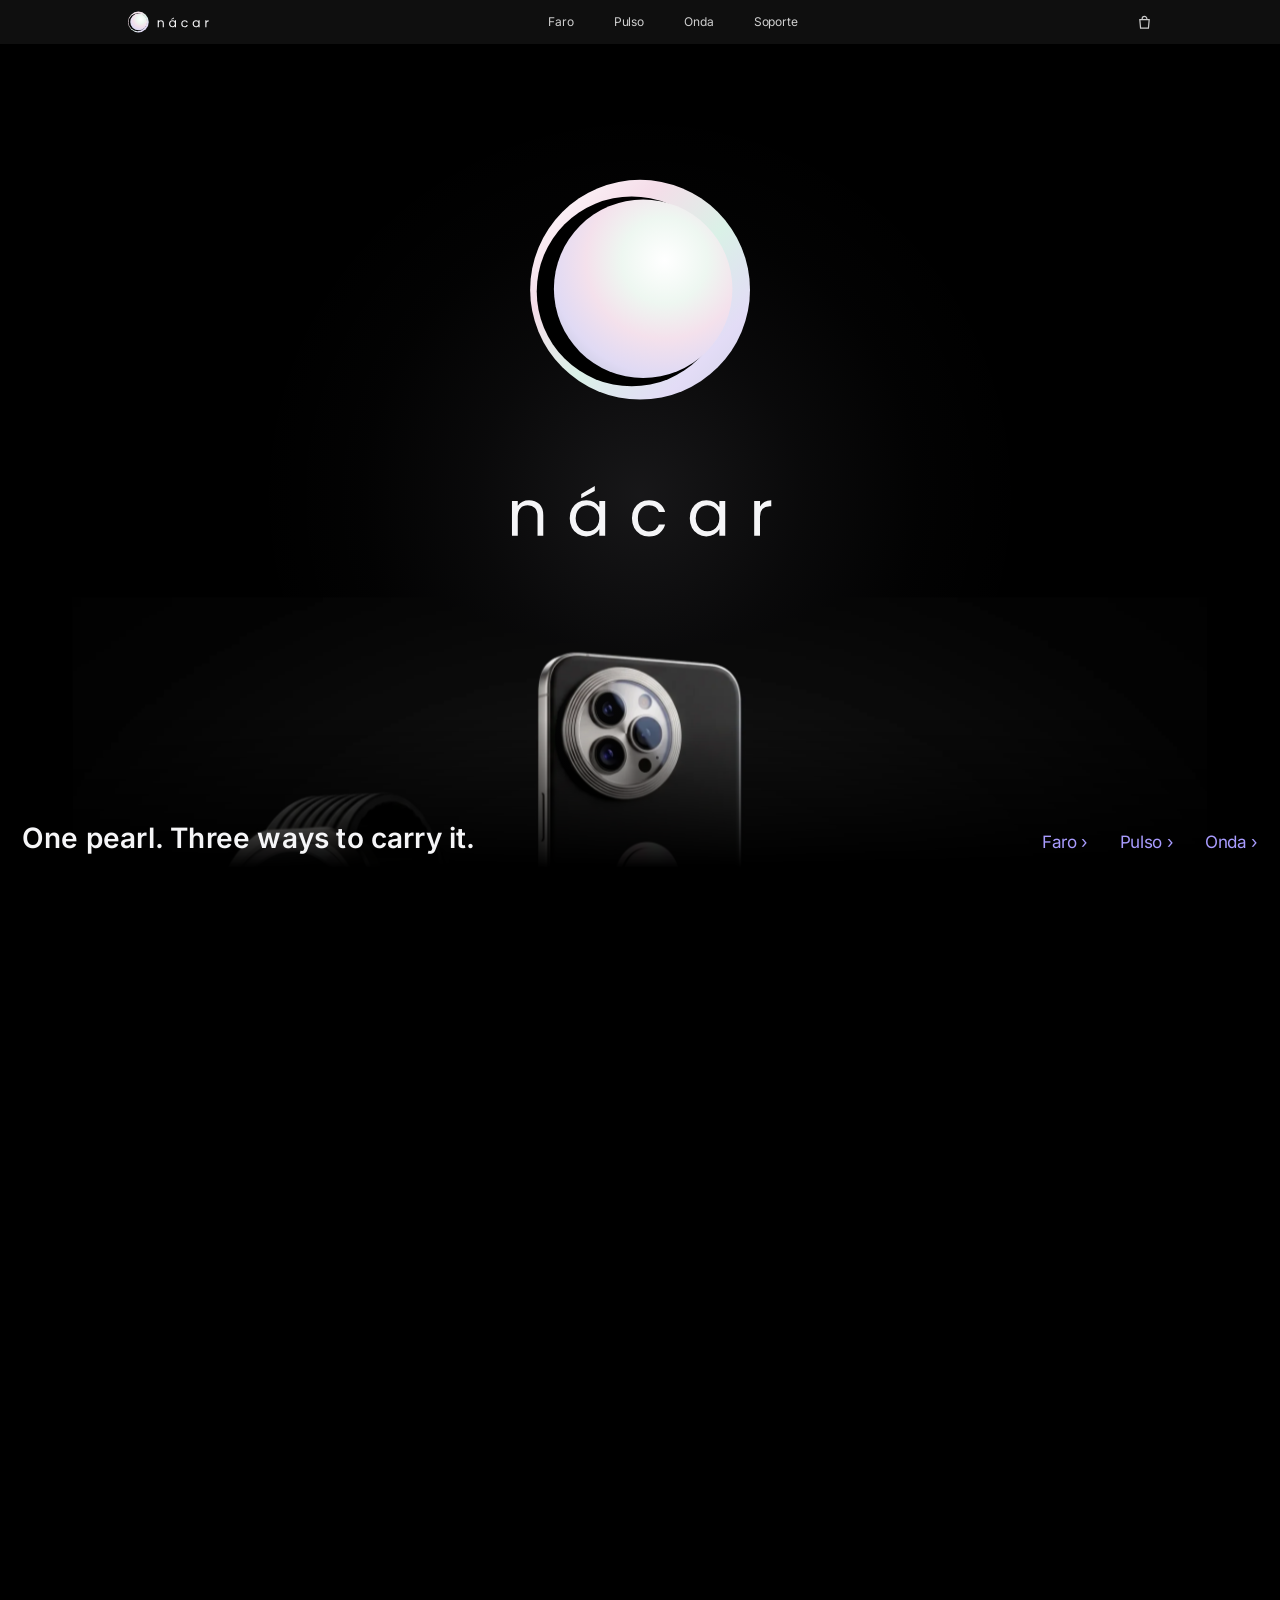
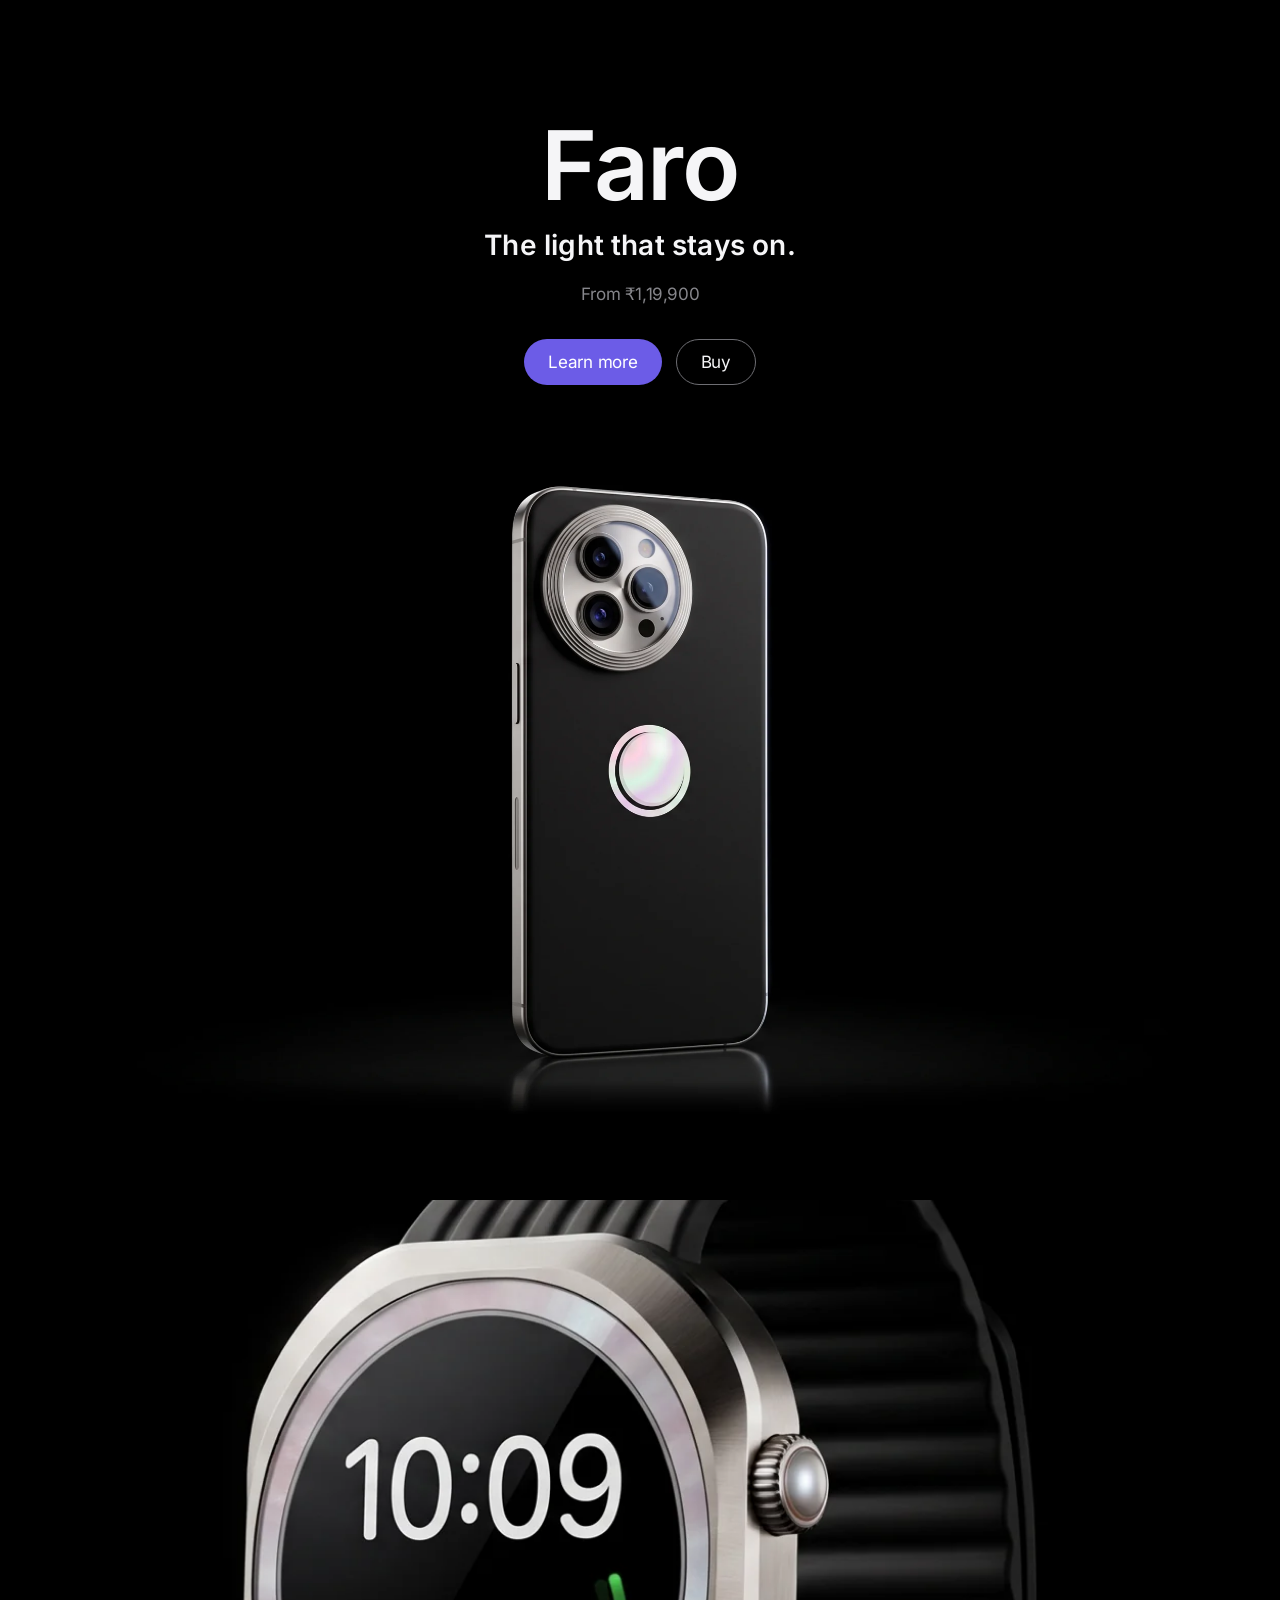
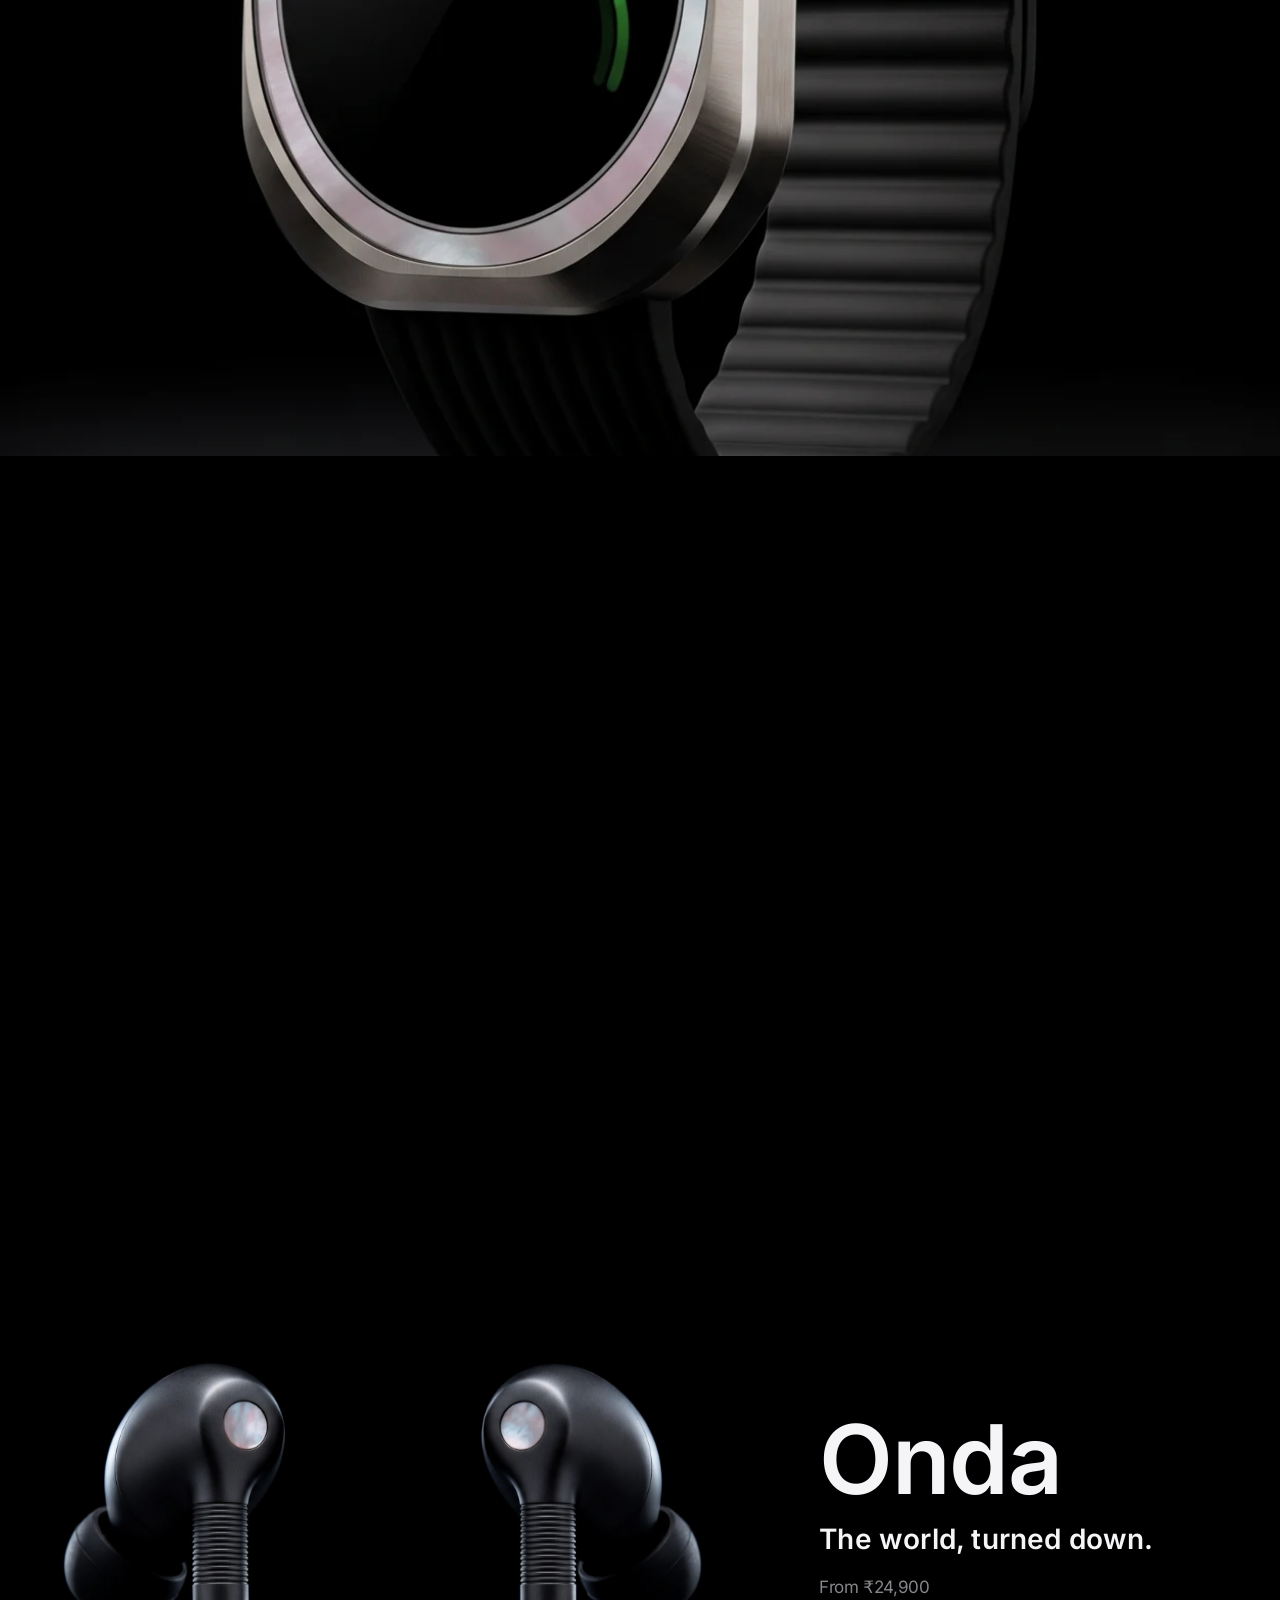
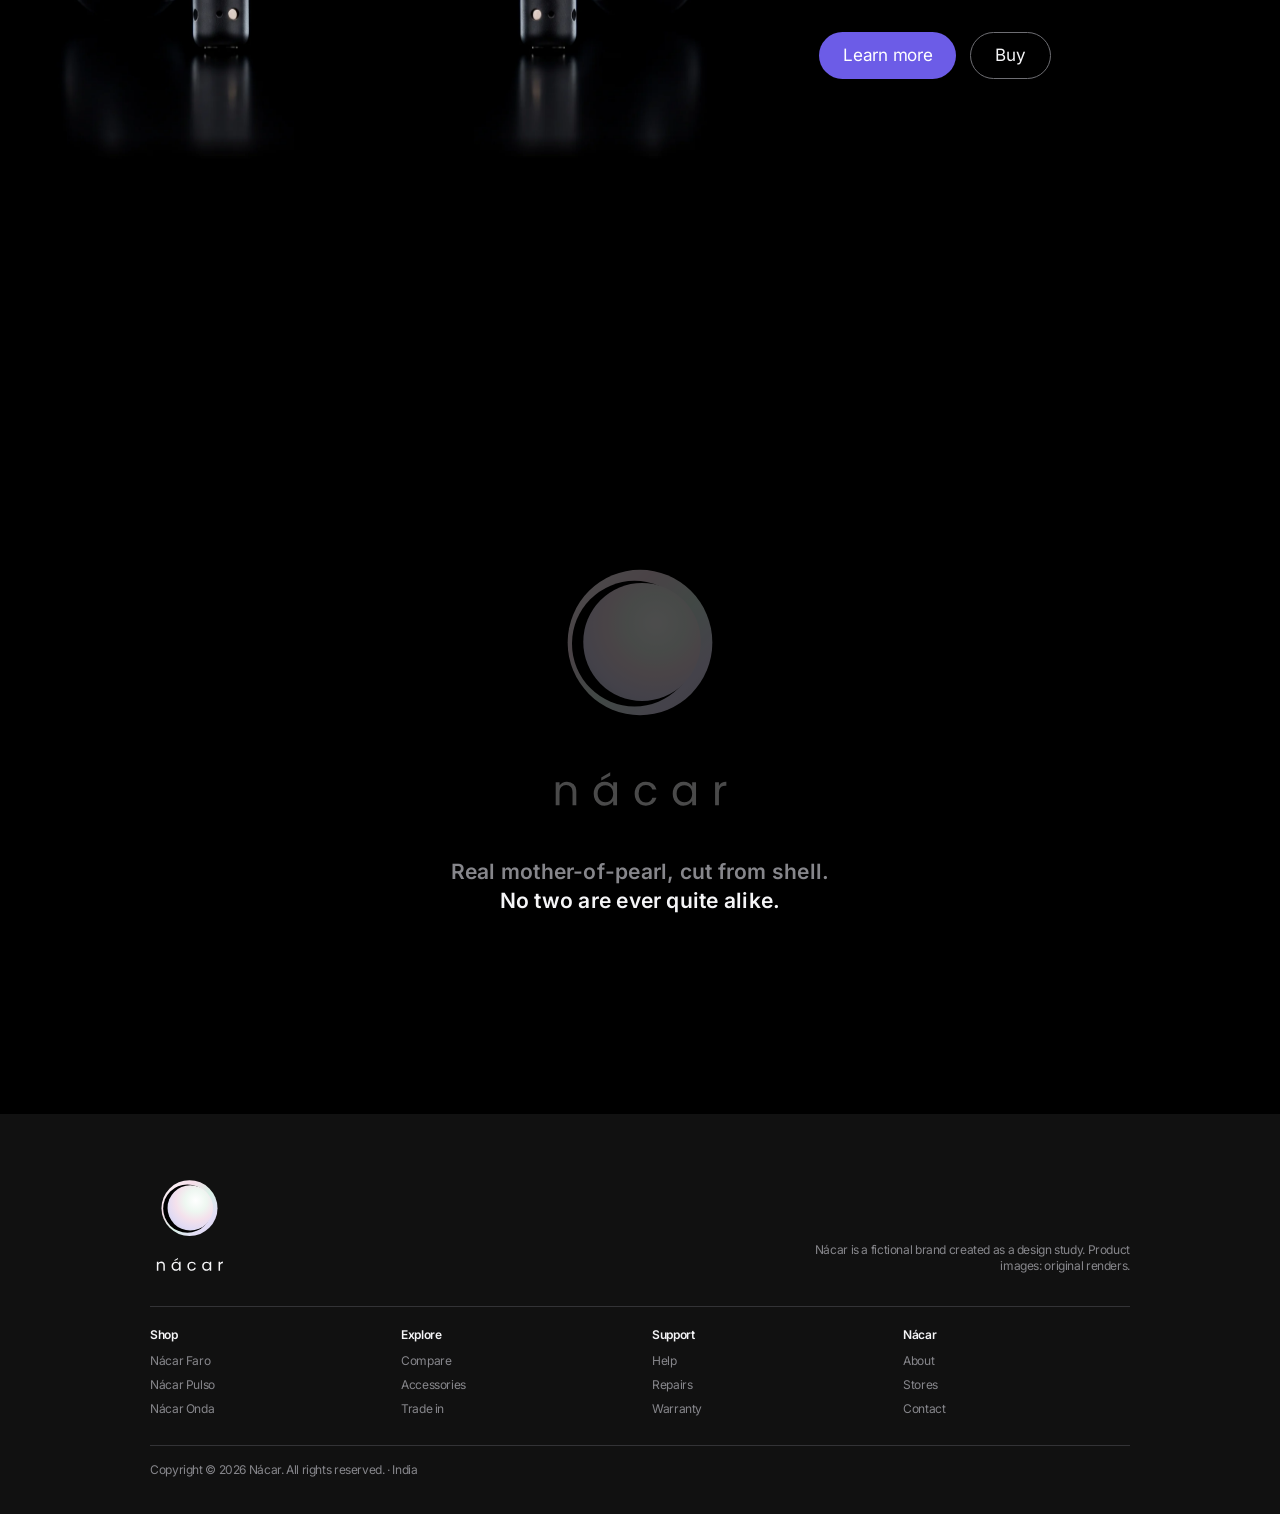
<file: index.html>
<!doctype html>
<html lang="en">
<head>
<meta charset="utf-8">
<meta name="viewport" content="width=device-width, initial-scale=1, viewport-fit=cover">
<title>Nácar · One pearl. Three ways to carry it.</title>
<meta name="description" content="Nácar sets real mother-of-pearl in a phone, a watch and earbuds. Faro from ₹1,19,900, Pulso from ₹79,900, Onda from ₹24,900.">
<meta name="theme-color" content="#000000">
<meta property="og:type" content="website">
<meta property="og:title" content="Nácar · One pearl. Three ways to carry it.">
<meta property="og:description" content="Nácar sets real mother-of-pearl in a phone, a watch and earbuds. Faro from ₹1,19,900, Pulso from ₹79,900, Onda from ₹24,900.">
<meta property="og:image" content="assets/og-index.jpg">
<meta property="og:image:width" content="1200">
<meta property="og:image:height" content="630">
<meta name="twitter:card" content="summary_large_image">
<meta name="twitter:title" content="Nácar · One pearl. Three ways to carry it.">
<meta name="twitter:description" content="Nácar sets real mother-of-pearl in a phone, a watch and earbuds. Faro from ₹1,19,900, Pulso from ₹79,900, Onda from ₹24,900.">
<meta name="twitter:image" content="assets/og-index.jpg">
<link rel="icon" href="brand/favicon.svg" type="image/svg+xml">
<link rel="apple-touch-icon" href="brand/apple-touch-icon.png">
<link rel="preload" href="fonts/inter.woff2" as="font" type="font/woff2" crossorigin>
<link rel="preload" href="assets/family.webp" as="image" media="(min-width: 735px)">
<link rel="stylesheet" href="scrollcraft.css">
<link rel="stylesheet" href="site.css">
<style>
/* ==================================================== index.html only ==
   Every scroll-driven value reads a page variable (--p) that mirrors the
   engine's --sc-p, so html.rm can pin it to a still frame. --e is the same
   smoothstep the engine uses, over a window of each act.                  */
/* Chrome, as on the product pages: the global bar is sticky at top 0. The
   landing has no product capsule, so --chrome is just the bar (44px), and
   the bar floats over the hero instead of pushing it down: the first screen
   is exactly the stage. Every stage keeps --chrome clear at its top. */
:root { --chrome: 44px; }
.gnav { position: sticky; top: 0; margin-bottom: calc(var(--chrome) * -1); }
section[id] { scroll-margin-top: calc(var(--chrome) + 12px); }

/* Shared stage copy: name, one-liner, price, two pills. */
.stage__copy { display: flex; flex-direction: column; gap: 14px; }
.stage__copy .t-subtitle { color: var(--porcelain); }
.stage__price { color: var(--ash); margin-top: 6px; }
.stage__ctas { display: flex; gap: 14px; margin-top: 18px; }
.stage__copy--center { align-items: center; text-align: center; }

/* ------------------------------------------------------------ 1 · HERO --
   Planes, back to front, at visibly different rates:
     glow    (engine parallax -0.9 plus a slow swell)
     logo    (recedes: rises 12svh, shrinks to 42%)
     family  (rises 46svh and settles, lighten-blended so it passes
              over the logo without a black box)
     floor   (fixed fade to the page ground, under the copy)            */
.hero {
  --p: var(--sc-p, 0);
  --t: clamp(0, calc(var(--p) / 0.9), 1);
  --e: calc(var(--t) * var(--t) * (3 - 2 * var(--t)));
}
.hero__stage { background: var(--obsidian); }
.hero__glow-plane { position: absolute; inset: 0; z-index: 1; pointer-events: none; }
.hero__glow {
  position: absolute; left: 50%; top: 50%;
  width: min(120vmin, 1120px); aspect-ratio: 1; translate: -50% -50%;
  border-radius: 50%;
  background: radial-gradient(closest-side,
    rgba(232, 228, 244, 0.17) 0%, rgba(226, 222, 240, 0.07) 42%, rgba(220, 216, 236, 0.02) 72%, transparent 100%);
  transform: scale(calc(0.72 + var(--e) * 0.42));
  opacity: calc(0.6 + var(--e) * 0.4);
}
.hero__logo {
  position: absolute; z-index: 2; left: 50%; top: 19svh; margin: 0;
  height: 42svh; transform-origin: 50% 0;
  transform: translateX(-50%) translateY(calc(var(--e) * -11svh)) scale(calc(1 - var(--e) * 0.58));
}
.hero__logo img { display: block; height: 100%; width: auto; }
.hero__fam {
  position: absolute; z-index: 3; left: 50%; top: 25svh;
  width: min(1060px, 118svh);
  mix-blend-mode: lighten;
  transform-origin: 50% 100%;
  transform: translateX(-50%) translateY(calc((1 - var(--e)) * 46svh)) scale(calc(1.07 - var(--e) * 0.07));
}
.hero__fam img { display: block; width: 100%; height: auto; }
.hero__floor {
  position: absolute; z-index: 4; left: 0; right: 0; bottom: 0; height: 20svh; pointer-events: none;
  background: linear-gradient(to bottom, transparent, var(--obsidian) 82%);
}
.hero__copy {
  position: absolute; z-index: 5; left: var(--edge); right: var(--edge); bottom: 5svh;
  display: flex; align-items: flex-end; justify-content: space-between; gap: 32px;
}
.hero__links { display: flex; gap: 32px; }
@media (max-width: 734px) {
  .hero__logo { top: 17svh; height: 34svh; transform: translateX(-50%) translateY(calc(var(--e) * -8svh)) scale(calc(1 - var(--e) * 0.5)); }
  /* Opens on the logo and the line alone: the family waits under the floor. */
  .hero__fam { top: 40svh; width: 118vw; transform: translateX(-50%) translateY(calc((1 - var(--e)) * 50svh)) scale(calc(1.07 - var(--e) * 0.07)); }
  .hero__glow { top: 48%; }
  .hero__floor { height: 26svh; }
  .hero__copy { flex-direction: column; align-items: flex-start; gap: 14px; bottom: 5svh; }
  .hero__links { gap: 24px; }
}

/* ----------------------------------------------------------- 2 · FARO --
   Flow. The lamp comes on: a dimmed plate underneath, the lit plate on top,
   revealed by an iris that opens from the pearl, which sits dead centre.  */
.faro { padding-top: 96px; padding-bottom: 40px; }
.faro__fig { position: relative; height: min(80svh, 54vw); margin-top: 40px; overflow: hidden; }
.faro__fig img {
  position: absolute; top: 0; left: 50%; height: 100%; width: auto; max-width: none;
  transform: translateX(-50%);
}
.faro__dim { filter: brightness(0.16) saturate(0.4); }
.faro__lit { position: absolute; inset: 0; }
@media (max-width: 734px) {
  .faro { padding-top: 72px; padding-bottom: 24px; }
  .faro__fig { height: 128vw; margin-top: 16px; }
}

/* ---------------------------------------------------------- 3 · PULSO --
   Pin. The watch arrives close enough to read the dial, then pulls back
   and steps aside while the copy lands on the left.                      */
.pulso {
  --p: var(--sc-p, 0);
  --t: clamp(0, calc(var(--p) / 0.62), 1);
  --e: calc(var(--t) * var(--t) * (3 - 2 * var(--t)));
}
.pulso__stage { background: var(--obsidian); }
/* The watch lives in a frame that starts under the bar, so the close-up
   never bleeds up beneath it. */
.pulso__frame { position: absolute; z-index: 1; top: var(--chrome); left: 0; right: 0; bottom: 0; overflow: clip; }
.pulso__img {
  position: absolute; top: 0; left: 50%;
  height: 100%; width: auto; max-width: none;
  transform-origin: 50% 48%;
  transform: translateX(calc(-50% + var(--e) * 16vw)) scale(calc(1.6 - var(--e) * 0.6));
}
.pulso__copy {
  position: absolute; z-index: 2; left: var(--edge); top: var(--chrome); bottom: 0;
  width: min(34rem, 40vw);
  justify-content: center;
}
@media (max-width: 734px) {
  .pulso__img {
    top: calc(11svh - var(--chrome)); height: auto; width: 200vw;
    transform: translateX(-50%) scale(calc(1.55 - var(--e) * 0.55));
  }
  .pulso__copy { right: var(--edge); width: auto; top: auto; bottom: 6svh; }
}

/* ----------------------------------------------------------- 4 · ONDA --
   Flow. The two buds drift in from either side and meet as the section
   reaches the middle of the screen; the pair rides a parallax layer.    */
.onda {
  --p: var(--sc-p, 0);
  --t: clamp(0, calc((var(--p) - 0.14) / 0.36), 1);
  --e: calc(var(--t) * var(--t) * (3 - 2 * var(--t)));
  padding-block: 48px 120px;
  overflow: clip;
}
.onda__in { position: relative; height: min(84svh, 50vw); }
.onda__fig { position: absolute; top: 50%; left: -6vw; width: 72vw; aspect-ratio: 2400 / 1340; translate: 0 -50%; }
.onda__plane { position: absolute; inset: 0; }
.onda__half { position: absolute; top: 0; bottom: 0; width: 50%; overflow: hidden; }
.onda__half img { position: absolute; top: 0; height: 100%; width: 200%; max-width: none; }
.onda__half--l { left: 0;  transform: translateX(calc((1 - var(--e)) * -7vw)); }
.onda__half--r { right: 0; transform: translateX(calc((1 - var(--e)) * 7vw)); }
.onda__half--l img { left: 0; }
.onda__half--r img { right: 0; }
.onda__copy {
  position: absolute; z-index: 2; left: 64vw; right: var(--edge); top: 0; bottom: 0;
  justify-content: center;
}
@media (max-width: 734px) {
  .onda { padding-block: 24px 90px; }
  .onda__in { height: auto; }
  .onda__fig { position: relative; top: auto; left: -25vw; width: 150vw; translate: none; }
  .onda__half--l { transform: translateX(calc((1 - var(--e)) * -9vw)); }
  .onda__half--r { transform: translateX(calc((1 - var(--e)) * 9vw)); }
  .onda__copy { position: relative; left: auto; right: auto; padding-inline: var(--edge); margin-top: 8px; }
}

/* ---------------------------------------------------------- 5 · CLOSE --
   Flow + pointer. The stacked logo brightens as the band arrives (the
   pearl lights up, once more, quietly), and a soft white light follows the
   pointer across the band on desktop.                                    */
.close {
  --p: var(--sc-p, 0);
  --t: clamp(0, calc((var(--p) - 0.12) / 0.4), 1);
  --e: calc(var(--t) * var(--t) * (3 - 2 * var(--t)));
  padding-block: 20svh 22svh;
}
.close[data-sc-spotlight]::after {
  background: radial-gradient(30rem 30rem at calc(var(--sc-mx, 0.5) * 100%) calc(var(--sc-my, 0.5) * 100%),
    rgba(236, 233, 246, 0.07), transparent 70%);
}
.close__in { display: flex; flex-direction: column; align-items: center; gap: 44px; text-align: center; }
.close__logo {
  height: clamp(150px, 28svh, 250px); width: auto;
  filter: brightness(calc(0.3 + var(--e) * 0.7));
}
.close__in .t-lede { max-width: 24em; }
@media (max-width: 734px) {
  .close { padding-block: 14svh 16svh; }
  .close__in { gap: 32px; padding-inline: var(--edge); }
}

/* --------------------------------------------------- MOTION OFF (html.rm) --
   site.js has already turned the pinned acts into flow. Each stage is
   drawn as its settled, complete frame.                                  */
html.rm :is(.hero, .pulso, .onda, .close) { --p: 1; }
html.rm :is(.hero__stage, .pulso__stage) { position: relative; height: 100svh; overflow: clip; }
</style>
</head>
<body>
<a class="skip-link" href="#main">Skip to content</a>

<nav class="gnav" aria-label="Global"><div class="gnav__in">
  <a class="gnav__logo" href="index.html" aria-current="page"><img src="brand/nacar-logo-horizontal.svg" alt="nácar" width="81" height="22"></a>
  <div class="gnav__links">
    <a href="faro.html">Faro</a><a href="pulso.html">Pulso</a><a href="onda.html">Onda</a><a href="support.html">Soporte</a>
  </div>
  <a class="gnav__bag" href="buy.html" aria-label="Bag"><svg viewBox="0 0 16 16" aria-hidden="true"><path d="M3 5h10l-.8 9H3.8z"/><path d="M5.5 5V4a2.5 2.5 0 015 0v1"/></svg></a>
</div></nav>

<main id="main" tabindex="-1">

  <!-- 1 · HERO · the brand moment. pin + layered planes: the logo recedes,
       the family rises over it -->
  <section class="hero" id="top" data-sc-act="pin" data-sc-span="1.8">
    <div data-sc-stage class="hero__stage">
      <div class="hero__glow-plane" data-sc-parallax="-0.9" aria-hidden="true"><div class="hero__glow"></div></div>
      <h1 class="hero__logo"><img src="brand/nacar-logo-stacked.svg" alt="Nácar" width="141" height="172"></h1>
      <picture class="hero__fam">
        <source media="(max-width: 734px)" srcset="assets/family-m.webp">
        <img src="assets/family.webp" width="2400" height="1340" fetchpriority="high"
             alt="The Nácar family: the Pulso watch, the Faro phone and the Onda earbuds in their open case, each carrying a pearl">
      </picture>
      <div class="hero__floor" aria-hidden="true"></div>
      <div class="hero__copy">
        <p class="t-subtitle">One pearl. Three ways to carry it.</p>
        <p class="hero__links"><a class="link-more" href="#faro">Faro</a><a class="link-more" href="#pulso">Pulso</a><a class="link-more" href="#onda">Onda</a></p>
      </div>
    </div>
  </section>

  <!-- 2 · FARO · flow + iris reveal: the lamp comes on from the pearl -->
  <section class="faro" id="faro" data-sc-act="flow">
    <div class="wrap stage__copy stage__copy--center" data-sc-in data-sc-stagger="70">
      <h2 class="t-display-xl"><span class="sr-only">Nácar </span>Faro</h2>
      <p class="t-subtitle">The light that stays on.</p>
      <p class="t-body stage__price">From ₹1,19,900</p>
      <p class="stage__ctas"><a class="pill pill-buy pill-lg" href="faro.html">Learn more</a><a class="pill pill-ghost pill-lg" href="buy.html#faro">Buy</a></p>
    </div>
    <figure class="faro__fig">
      <picture>
        <source media="(max-width: 734px)" srcset="assets/faro-back-m.webp">
        <img class="faro__dim" src="assets/faro-back.webp" width="2400" height="1340" alt="" loading="lazy" decoding="async">
      </picture>
      <div class="faro__lit" data-sc-reveal="iris" data-sc-reveal-at="0.3 0.6">
        <picture>
          <source media="(max-width: 734px)" srcset="assets/faro-back-m.webp">
          <img src="assets/faro-back.webp" width="2400" height="1340" loading="lazy" decoding="async"
               alt="Nácar Faro from the back: a round titanium camera tower and a mother-of-pearl disc set into black ceramic">
        </picture>
      </div>
    </figure>
  </section>

  <!-- 3 · PULSO · pin: close on the dial, then the watch pulls back and steps aside -->
  <section class="pulso" id="pulso" data-sc-act="pin" data-sc-span="1.8">
    <div data-sc-stage class="pulso__stage">
      <div class="pulso__frame"><picture>
        <source media="(max-width: 734px)" srcset="assets/pulso-front-m.webp">
        <img class="pulso__img" src="assets/pulso-front.webp" width="2400" height="1340" loading="lazy" decoding="async"
             alt="Nácar Pulso: a rounded octagonal titanium case reading 10:09, a pearl crown and a ribbed black band">
      </picture></div>
      <div class="pulso__copy stage__copy">
        <h2 class="t-display-xl" data-sc-cue="0.24 1 0.3 0.1"><span class="sr-only">Nácar </span>Pulso</h2>
        <p class="t-subtitle" data-sc-cue="0.3 1 0.3 0.11">Three days off the grid.</p>
        <p class="t-body stage__price" data-sc-cue="0.38 1 0.3 0.12">From ₹79,900</p>
        <p class="stage__ctas" data-sc-cue="0.38 1 0.3 0.12"><a class="pill pill-buy pill-lg" href="pulso.html">Learn more</a><a class="pill pill-ghost pill-lg" href="buy.html#pulso">Buy</a></p>
      </div>
    </div>
  </section>

  <!-- 4 · ONDA · flow + parallax: the pair drifts together -->
  <section class="onda" id="onda" data-sc-act="flow">
    <div class="onda__in">
      <div class="onda__fig">
        <div class="onda__plane" data-sc-parallax="-0.8">
          <div class="onda__half onda__half--l">
            <picture><source media="(max-width: 734px)" srcset="assets/onda-pair-m.webp">
            <img src="assets/onda-pair.webp" width="2400" height="1340" loading="lazy" decoding="async"
                 alt="Nácar Onda: two black earbuds with ridged stems, a pearl disc on each"></picture>
          </div>
          <div class="onda__half onda__half--r" aria-hidden="true">
            <picture><source media="(max-width: 734px)" srcset="assets/onda-pair-m.webp">
            <img src="assets/onda-pair.webp" width="2400" height="1340" alt="" loading="lazy" decoding="async"></picture>
          </div>
        </div>
      </div>
      <div class="onda__copy stage__copy" data-sc-in data-sc-stagger="70">
        <h2 class="t-display-xl"><span class="sr-only">Nácar </span>Onda</h2>
        <p class="t-subtitle">The world, turned down.</p>
        <p class="t-body stage__price">From ₹24,900</p>
        <p class="stage__ctas"><a class="pill pill-buy pill-lg" href="onda.html">Learn more</a><a class="pill pill-ghost pill-lg" href="buy.html#onda">Buy</a></p>
      </div>
    </div>
  </section>

  <!-- 5 · CLOSE · flow + pointer: the brand band -->
  <section class="close" id="nacar" data-sc-act="flow" data-sc-spotlight>
    <div class="close__in" data-sc-in data-sc-stagger="80">
      <img class="close__logo" src="brand/nacar-logo-stacked.svg" alt="Nácar" width="141" height="172" loading="lazy" decoding="async">
      <p class="t-lede">Real mother-of-pearl, cut from shell.<br> <strong>No two are ever quite alike.</strong></p>
    </div>
  </section>

</main>

<footer class="foot">
  <div class="foot__in">
    <div class="foot__brand">
      <img src="brand/nacar-logo-stacked.svg" alt="Nácar" width="79" height="96" loading="lazy" decoding="async">
      <p class="foot__note">Nácar is a fictional brand created as a design study. Product images: original renders.</p>
    </div>
    <div class="foot__cols">
      <div><h2>Shop</h2><a href="faro.html">Nácar Faro</a><a href="pulso.html">Nácar Pulso</a><a href="onda.html">Nácar Onda</a></div>
      <div><h2>Explore</h2><a href="compare.html">Compare</a><a href="#">Accessories</a><a href="#">Trade in</a></div>
      <div><h2>Support</h2><a href="support.html#help">Help</a><a href="support.html#repairs">Repairs</a><a href="support.html#warranty">Warranty</a></div>
      <div><h2>Nácar</h2><a href="#">About</a><a href="#">Stores</a><a href="#">Contact</a></div>
    </div>
    <p>Copyright © 2026 Nácar. All rights reserved. · India</p>
  </div>
</footer>

<script src="scrollcraft.js"></script>
<script src="site.js"></script>
</body>
</html>
</file>
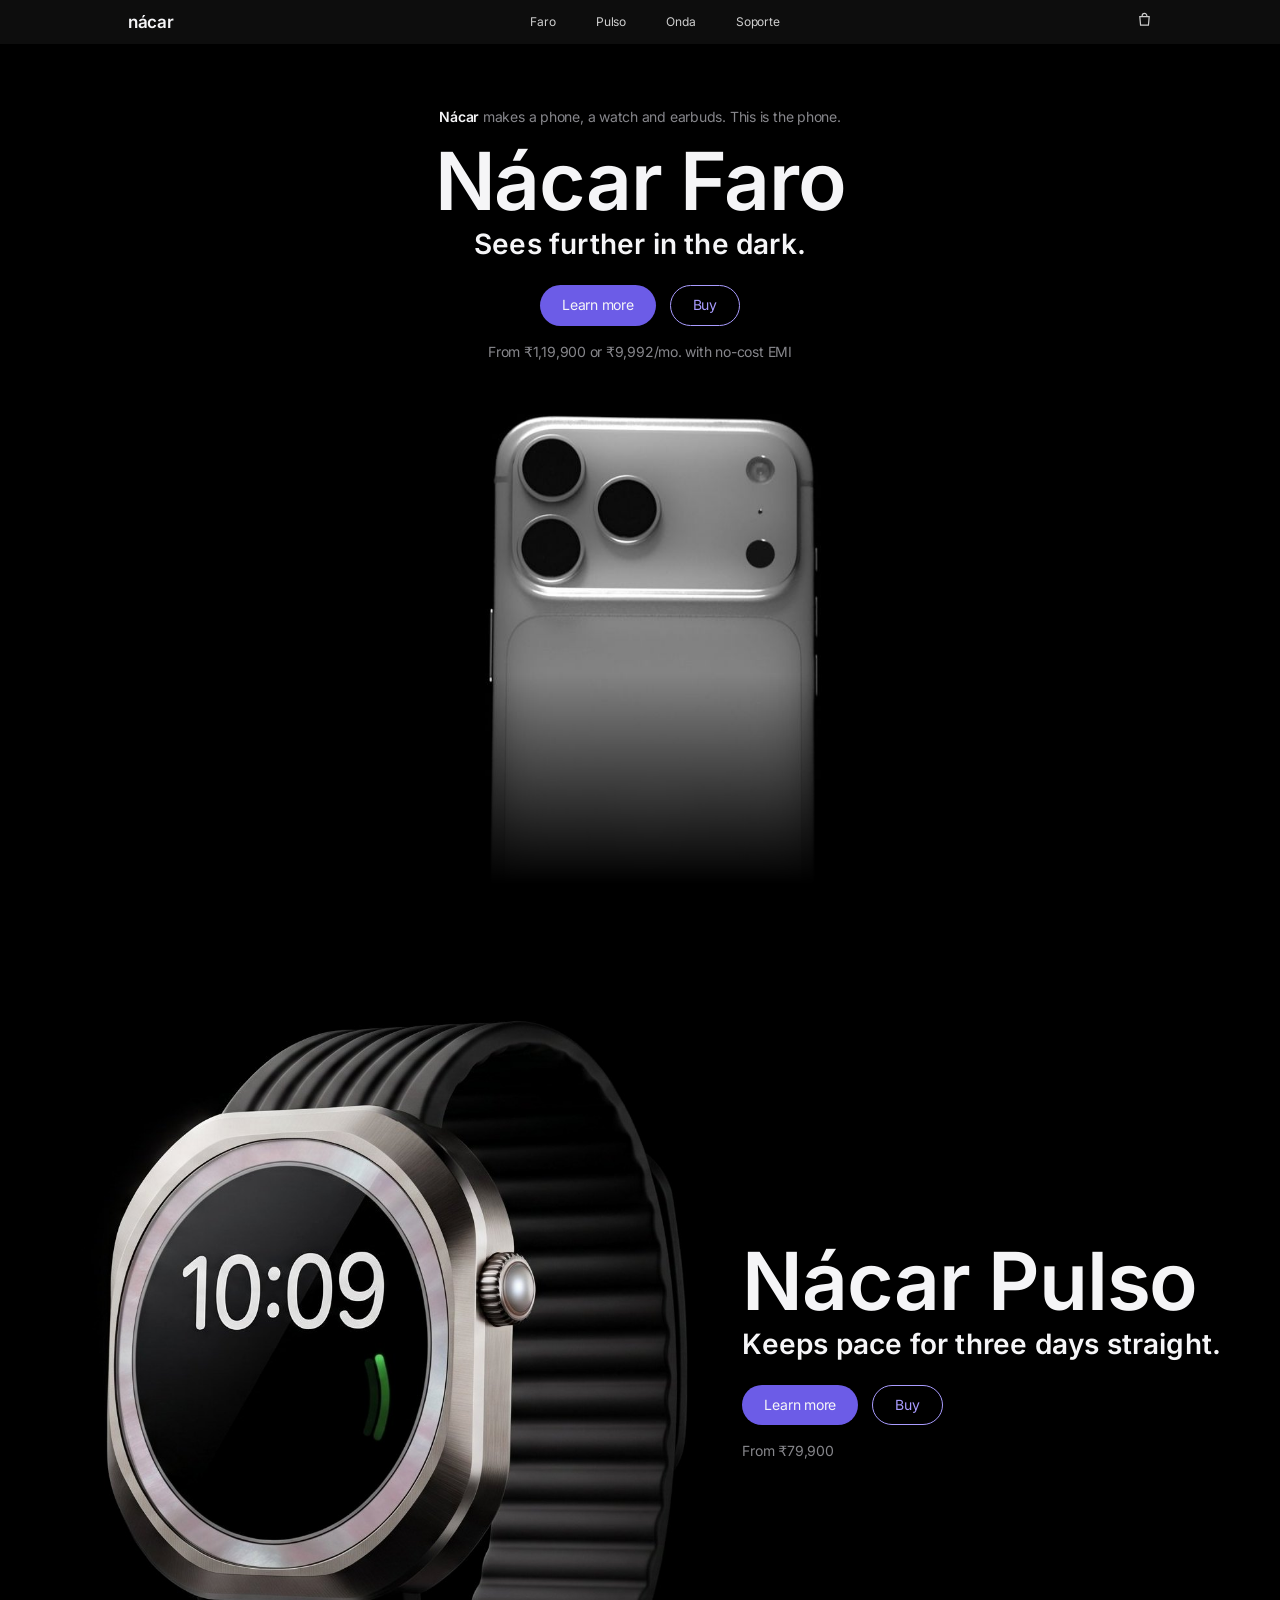
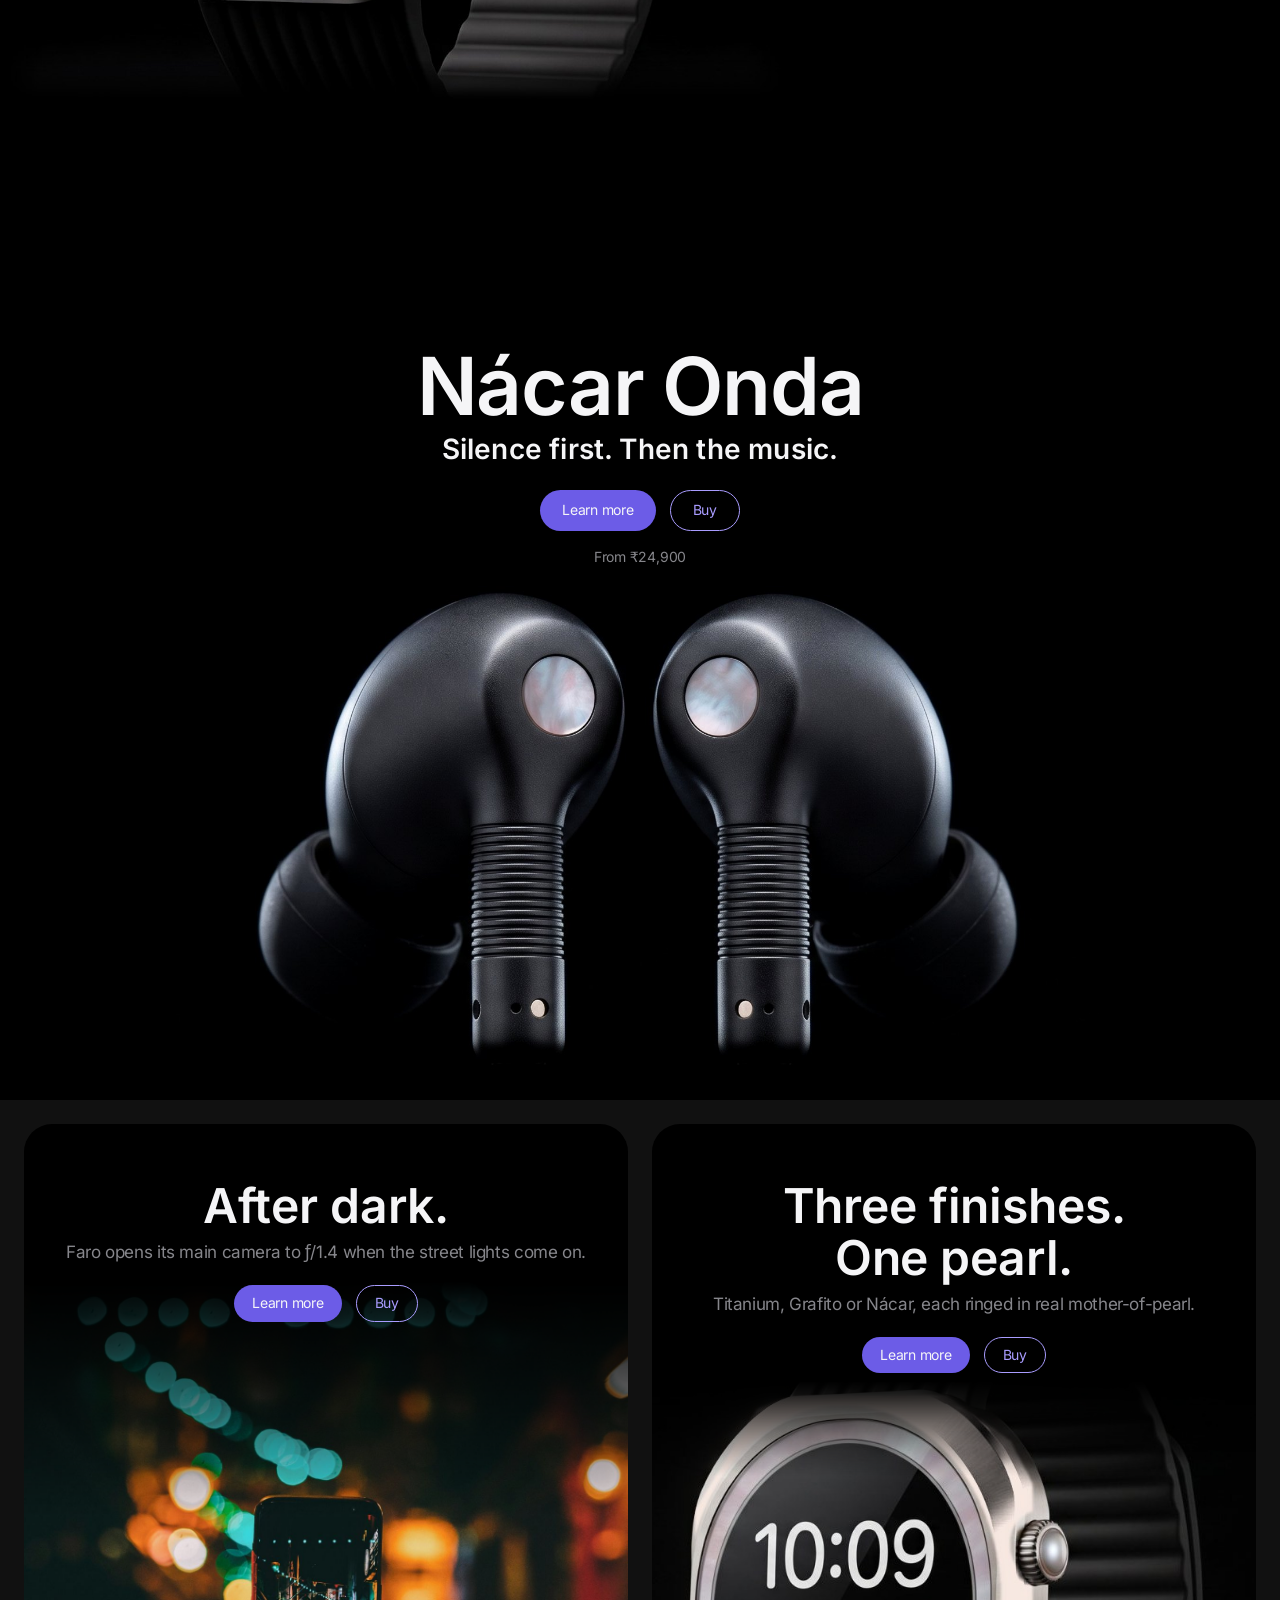
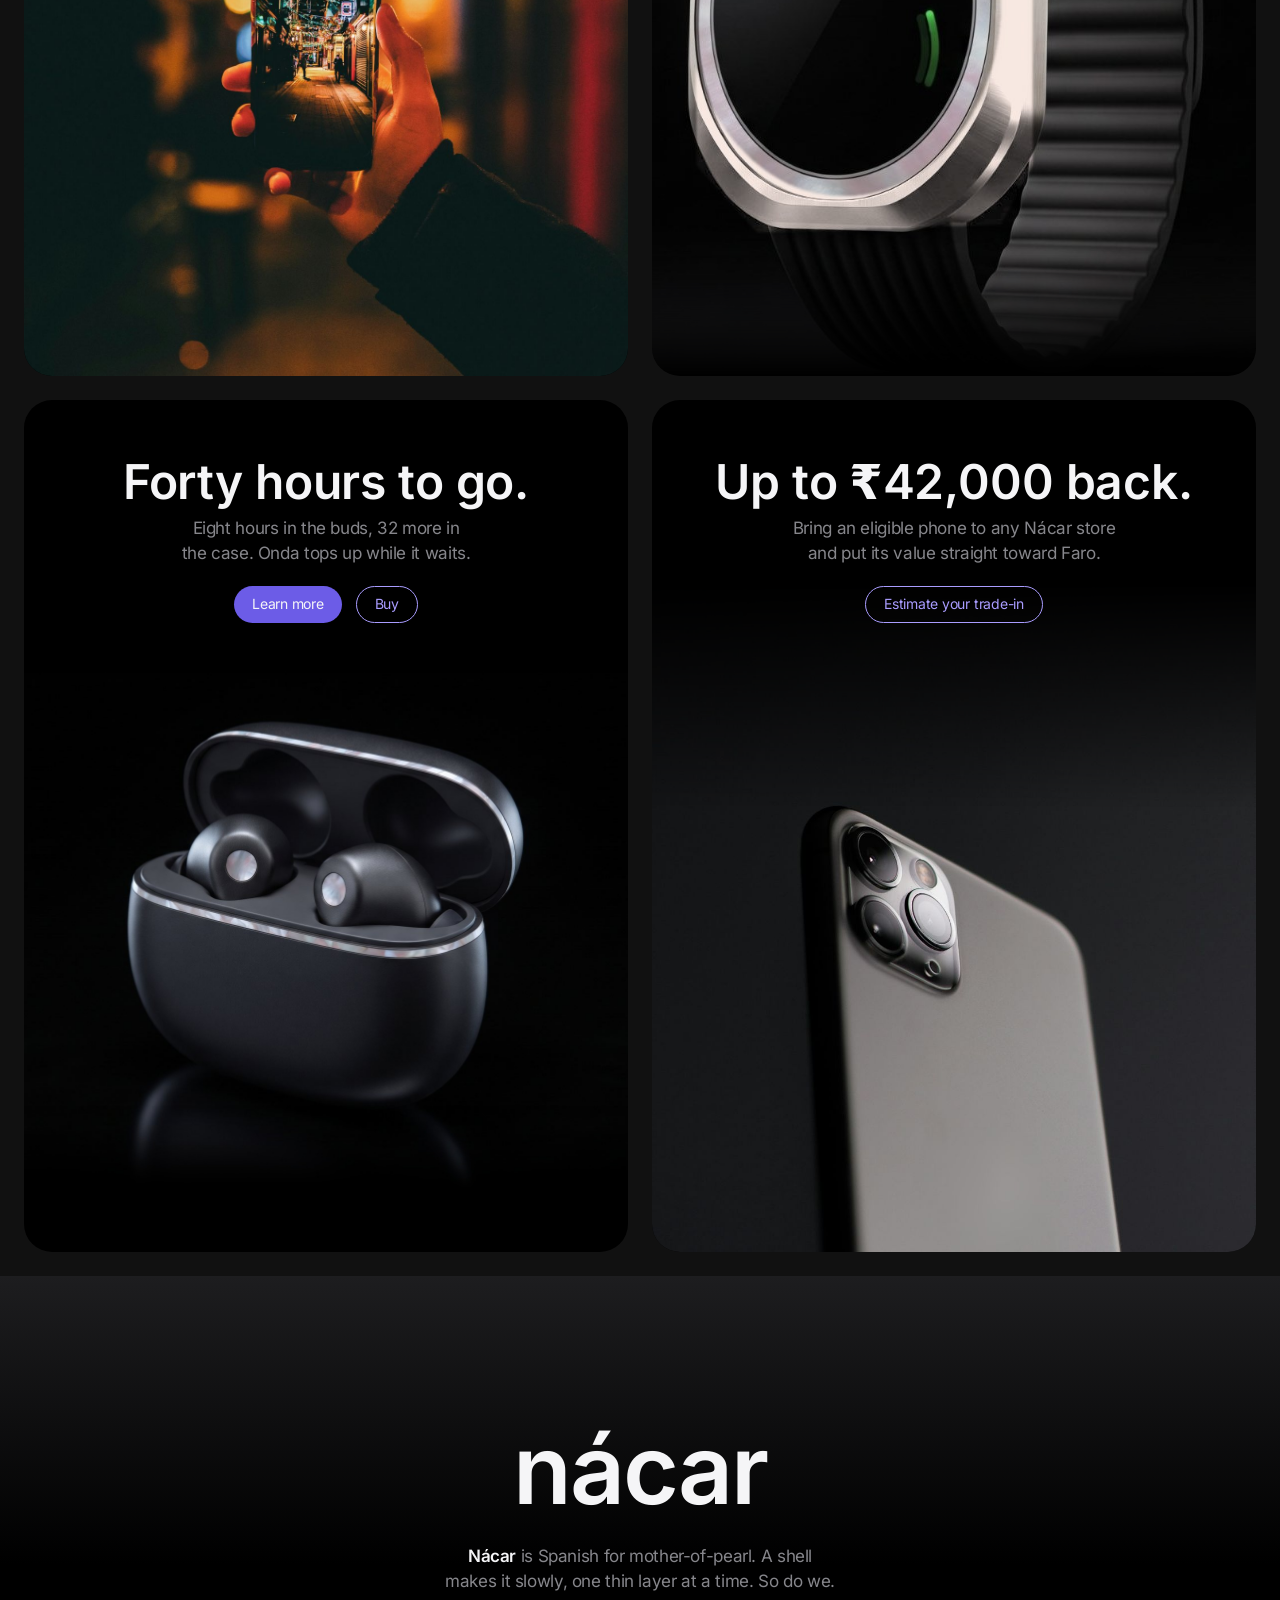
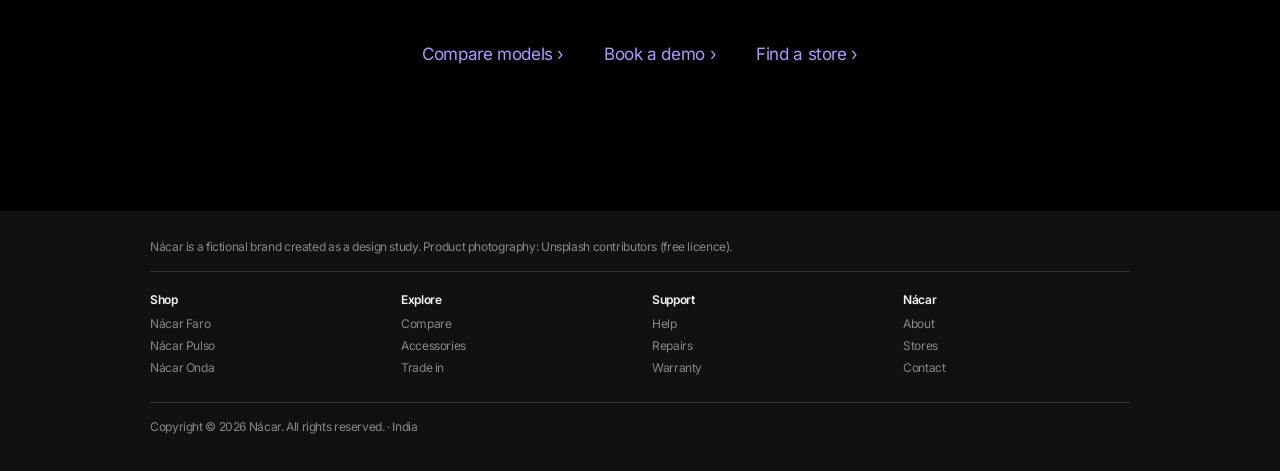
<file: v1-previous/index.html>
<!doctype html>
<html lang="en">
<head>
<meta charset="utf-8">
<meta name="viewport" content="width=device-width, initial-scale=1">
<title>Nácar</title>
<meta name="description" content="Nácar makes three things: Faro, a phone; Pulso, a watch; and Onda, earbuds.">
<link rel="stylesheet" href="base.css">
<style>
  /* ---------- shared stage copy block ---------- */
  .copy{text-align:center;position:relative;z-index:2}
  .copy h1,.copy h2{margin:0;text-wrap:balance}
  .copy .tag,.close .line{text-wrap:balance}
  .copy .tag{margin-top:6px}
  .ctas{display:flex;gap:14px;justify-content:center;margin-top:24px}
  .ctas .pill{padding:11px 22px}
  .brandline{font-size:14px;line-height:1.43;letter-spacing:-.016em;color:var(--ash);margin-bottom:12px}
  .brandline b{color:var(--porcelain);font-weight:600}
  .from{margin-top:16px;font-size:14px;line-height:1.43;letter-spacing:-.016em;color:var(--ash)}

  /* ---------- 1. Faro hero stage ---------- */
  .hero{position:relative;background:var(--obsidian);height:calc(100svh - 44px);min-height:720px;max-height:1100px;overflow:hidden;display:flex;flex-direction:column;align-items:center}
  .hero .copy{padding-top:clamp(40px,7vh,72px)}
  .hero .media{position:relative;flex:1;width:100%;min-height:0;
    -webkit-mask-image:linear-gradient(to bottom,#000 58%,transparent 97%);mask-image:linear-gradient(to bottom,#000 58%,transparent 97%)}
  .hero .media img{position:absolute;left:50%;top:0;transform:translateX(-50%);height:clamp(640px,96vh,1040px);width:auto;max-width:none;margin-top:calc(clamp(640px,96vh,1040px) * -0.045)}
  .hero .media.reveal{transition-duration:1.2s}

  /* ---------- 2. Pulso stage (split) ---------- */
  .pulso{background:var(--obsidian);position:relative;overflow:hidden}
  .pulso .grid{display:grid;grid-template-columns:62fr 38fr;align-items:center;min-height:900px}
  .pulso .media{position:relative;height:900px}
  .pulso .media img{position:absolute;inset:48px 0;width:100%;height:calc(100% - 96px);object-fit:contain;object-position:55% 50%}
  .pulso .copy{text-align:left;padding-right:48px;margin-left:-4vw}
  .pulso .ctas{justify-content:flex-start}

  /* ---------- 3. Onda stage ---------- */
  .onda{position:relative;background:var(--obsidian);height:900px;overflow:hidden}
  .onda .copy{padding-top:var(--pad-section)}
  .onda .media{position:absolute;inset:0;z-index:1}
  .onda .media img{position:absolute;left:50%;top:200px;width:1160px;max-width:none;height:auto;transform:translateX(-50%)}

  /* ---------- 4. 2-up tiles ---------- */
  .duo{background:var(--carbon);padding:24px}
  .duo .row{display:grid;grid-template-columns:1fr 1fr;gap:24px;max-width:1680px;margin-inline:auto}
  .card{background:var(--obsidian);border-radius:var(--r-tile);overflow:hidden;position:relative;height:852px;display:flex;flex-direction:column;align-items:center}
  .card .copy{padding:56px 28px 0}
  .card .copy .tag{margin-top:8px}
  .card .ctas{margin-top:20px}
  .card .ctas .pill{padding:9px 18px}
  .card .pic{position:relative;flex:1;width:100%;margin-top:-40px}
  .card .pic img{position:absolute;inset:0;width:100%;height:100%;object-fit:cover;
    -webkit-mask-image:linear-gradient(to bottom,transparent 0,#000 34%);mask-image:linear-gradient(to bottom,transparent 0,#000 34%)}
  .card.night .pic img{object-position:50% 46%}
  .card.case .pic img{-webkit-mask-image:none;mask-image:none;inset:auto;left:50%;top:50%;width:165%;height:auto;max-width:none;transform:translate(-50.75%,-50%)}
  .card.trade .pic img{object-position:50% 30%}
  .card.strap .pic{margin-top:8px}
  .card.strap .pic img{object-position:50% 42%;-webkit-mask-image:linear-gradient(to bottom,transparent 0,#000 16%,#000 78%,transparent 100%);mask-image:linear-gradient(to bottom,transparent 0,#000 16%,#000 78%,transparent 100%)}

  /* ---------- 5. closing brand band ---------- */
  .close{background:linear-gradient(#1d1d1f,#000 288px);text-align:center;padding-block:var(--pad-section)}
  .close .word{font-size:96px;line-height:1.04;font-weight:600;letter-spacing:-.02em;color:var(--porcelain)}
  .close .line{max-width:40ch;margin:24px auto 0;color:var(--ash)}
  .close .line b{color:var(--porcelain);font-weight:600}
  .close .go{display:flex;justify-content:center;gap:40px;margin-top:48px;flex-wrap:wrap}
  .close .go a{font-size:17px;line-height:1.47}

  /* ---------- responsive ---------- */
  @media (max-width:1068px){
    .pulso .grid{grid-template-columns:1fr;min-height:0}
    .pulso .copy{order:-1;text-align:center;padding:var(--pad-section) 22px 0;margin:0}
    .pulso .ctas{justify-content:center}
    .pulso .media{height:620px;margin-top:24px}
    .pulso .media img{inset:0;height:100%;object-position:50% 50%}
    .card{height:620px}
  }
  @media (max-width:734px){
    .hero{min-height:680px;height:calc(100svh - 44px)}
    .hero .copy{padding:48px 22px 0}
    .hero .media img{height:600px;margin-top:-30px}
    .ctas{gap:12px;margin-top:20px}
    .pulso .copy{padding-top:90px}
    .pulso .media{height:470px;margin-top:28px}
    .pulso .media img{object-fit:cover}
    .onda{height:620px}
    .onda .copy{padding:90px 22px 0}
    .onda .media img{width:500px;top:250px}
    .duo{padding:12px}
    .duo .row{grid-template-columns:1fr;gap:12px}
    /* mobile type palette: 48 / 21 / 14 only */
    .brandline .dk{display:none}
    .card{height:680px}
    .card .copy{padding:44px 22px 0}
    .card h2.t-headline{font-size:48px;line-height:1.05;letter-spacing:-.015em}
    .card .tag.t-body{font-size:21px;line-height:1.24;letter-spacing:.011em}
    .card .pic{margin-top:-24px}
    .card.case .pic img{width:175%}
    .close{padding-block:90px 110px}
    .close .word{font-size:48px;line-height:1.05}
    .close .line.t-body{font-size:21px;line-height:1.24;letter-spacing:.011em;max-width:18em}
    .close .go{flex-direction:column;gap:20px;margin-top:40px}
    .close .go a{font-size:21px;line-height:1.24}
  }
</style>
</head>
<body>

<nav class="gnav" aria-label="Global"><div class="in">
  <a class="mark" href="index.html" aria-current="page">nácar</a>
  <div class="links"><a href="faro.html">Faro</a><a href="pulso.html">Pulso</a><a href="onda.html">Onda</a><a href="#">Soporte</a></div>
  <a href="#" aria-label="Bag"><svg viewBox="0 0 16 16"><path d="M3 5h10l-.8 9H3.8z"/><path d="M5.5 5V4a2.5 2.5 0 015 0v1"/></svg></a>
</div></nav>

<main>

  <!-- 1 · Faro: the flagship stage -->
  <section class="hero" aria-labelledby="faro-h">
    <div class="copy reveal">
      <p class="brandline"><b>Nácar</b> makes a phone, a watch and earbuds. <span class="dk">This is the phone.</span></p>
      <h1 id="faro-h" class="t-display">Nácar Faro</h1>
      <p class="tag t-subtitle">Sees further in the dark.</p>
      <div class="ctas">
        <a class="pill pill-buy" href="faro.html">Learn more</a>
        <a class="pill pill-ghost-accent" href="faro.html#buy">Buy</a>
      </div>
      <p class="from">From ₹1,19,900 or ₹9,992/mo. with no-cost EMI</p>
    </div>
    <div class="media reveal">
      <img src="img/nacar-phone-hero.jpg" width="1600" height="1067" alt="Nácar Faro in Silver, seen from the back, its triple camera catching the light">
    </div>
  </section>

  <!-- 2 · Pulso -->
  <section class="pulso" aria-labelledby="pulso-h">
    <div class="grid">
      <div class="media reveal">
        <img src="img/pulso-r-hero.jpg" width="1220" height="1078" loading="lazy" alt="Nácar Pulso standing upright: an octagonal titanium case with a mother-of-pearl bezel ring, pearl crown and ribbed black band">
      </div>
      <div class="copy reveal">
        <h2 id="pulso-h" class="t-display">Nácar Pulso</h2>
        <p class="tag t-subtitle">Keeps pace for three days straight.</p>
        <div class="ctas">
          <a class="pill pill-buy" href="pulso.html">Learn more</a>
          <a class="pill pill-ghost-accent" href="pulso.html#buy">Buy</a>
        </div>
        <p class="from">From ₹79,900</p>
      </div>
    </div>
  </section>

  <!-- 3 · Onda -->
  <section class="onda" aria-labelledby="onda-h">
    <div class="copy reveal">
      <h2 id="onda-h" class="t-display">Nácar Onda</h2>
      <p class="tag t-subtitle">Silence first. Then the music.</p>
      <div class="ctas">
        <a class="pill pill-buy" href="onda.html">Learn more</a>
        <a class="pill pill-ghost-accent" href="onda.html#buy">Buy</a>
      </div>
      <p class="from">From ₹24,900</p>
    </div>
    <div class="media">
      <img src="img/onda-render-pair-f.jpg" width="2000" height="1175" loading="lazy" alt="A pair of black Nácar Onda earbuds facing each other, ridged stems and mother-of-pearl discs">
    </div>
  </section>

  <!-- 4 · two half-width tiles -->
  <section class="duo" aria-label="More from Faro, Pulso and Onda">
    <div class="row">
      <article class="card night reveal">
        <div class="copy">
          <h2 class="t-headline">After dark.</h2>
          <p class="tag t-body muted">Faro opens its main camera to ƒ/1.4 when the street lights come on.</p>
          <div class="ctas">
            <a class="pill pill-buy" href="faro.html#camera">Learn more</a>
            <a class="pill pill-ghost-accent" href="faro.html#buy">Buy</a>
          </div>
        </div>
        <div class="pic"><img src="img/nacar-phone-night.jpg" width="1280" height="1600" loading="lazy" alt="A hand holding Nácar Faro up to a lit street at night, the screen framing the scene"></div>
      </article>
      <article class="card strap reveal">
        <div class="copy">
          <h2 class="t-headline">Three finishes. One pearl.</h2>
          <p class="tag t-body muted">Titanium, Grafito or Nácar, each ringed in real mother-of-pearl.</p>
          <div class="ctas">
            <a class="pill pill-buy" href="pulso.html">Learn more</a>
            <a class="pill pill-ghost-accent" href="pulso.html#buy">Buy</a>
          </div>
        </div>
        <div class="pic"><img src="img/pulso-f-nacar.jpg" width="760" height="980" loading="lazy" alt="Nácar Pulso in the pearl-toned Nácar finish with a black ribbed band"></div>
      </article>
      <article class="card case reveal">
        <div class="copy">
          <h2 class="t-headline">Forty hours to go.</h2>
          <p class="tag t-body muted">Eight hours in the buds, 32 more in the case. Onda tops up while it waits.</p>
          <div class="ctas">
            <a class="pill pill-buy" href="onda.html">Learn more</a>
            <a class="pill pill-ghost-accent" href="onda.html#buy">Buy</a>
          </div>
        </div>
        <div class="pic"><img src="img/onda-r-case-k.jpg" width="2000" height="1116" loading="lazy" alt="The Nácar Onda charging case, open, with both earbuds seated inside"></div>
      </article>
      <article class="card trade reveal">
        <div class="copy">
          <h2 class="t-headline">Up to ₹42,000 back.</h2>
          <p class="tag t-body muted">Bring an eligible phone to any Nácar store and put its value straight toward Faro.</p>
          <div class="ctas">
            <a class="pill pill-ghost-accent" href="#">Estimate your trade-in</a>
          </div>
        </div>
        <div class="pic"><img src="img/nacar-phone-camera.jpg" width="1067" height="1600" loading="lazy" alt="Nácar Faro in Graphite, turned to show its camera module"></div>
      </article>
    </div>
  </section>

  <!-- 5 · quiet brand close -->
  <section class="close" aria-label="About Nácar">
    <div class="wrap reveal">
      <p class="word" aria-hidden="true">nácar</p>
      <p class="line t-body"><b>Nácar</b> is Spanish for mother-of-pearl. A shell makes it slowly, one thin layer at a time. So do we.</p>
      <div class="go">
        <a href="#">Compare models ›</a>
        <a href="#">Book a demo ›</a>
        <a href="#">Find a store ›</a>
      </div>
    </div>
  </section>

</main>

<footer class="foot"><div class="in">
  <p>Nácar is a fictional brand created as a design study. Product photography: Unsplash contributors (free licence).</p>
  <div class="cols">
    <div><h4>Shop</h4><a href="faro.html">Nácar Faro</a><a href="pulso.html">Nácar Pulso</a><a href="onda.html">Nácar Onda</a></div>
    <div><h4>Explore</h4><a href="#">Compare</a><a href="#">Accessories</a><a href="#">Trade in</a></div>
    <div><h4>Support</h4><a href="#">Help</a><a href="#">Repairs</a><a href="#">Warranty</a></div>
    <div><h4>Nácar</h4><a href="#">About</a><a href="#">Stores</a><a href="#">Contact</a></div>
  </div>
  <p>Copyright © 2026 Nácar. All rights reserved. · India</p>
</div></footer>

<script src="site.js"></script>
</body>
</html>
</file>
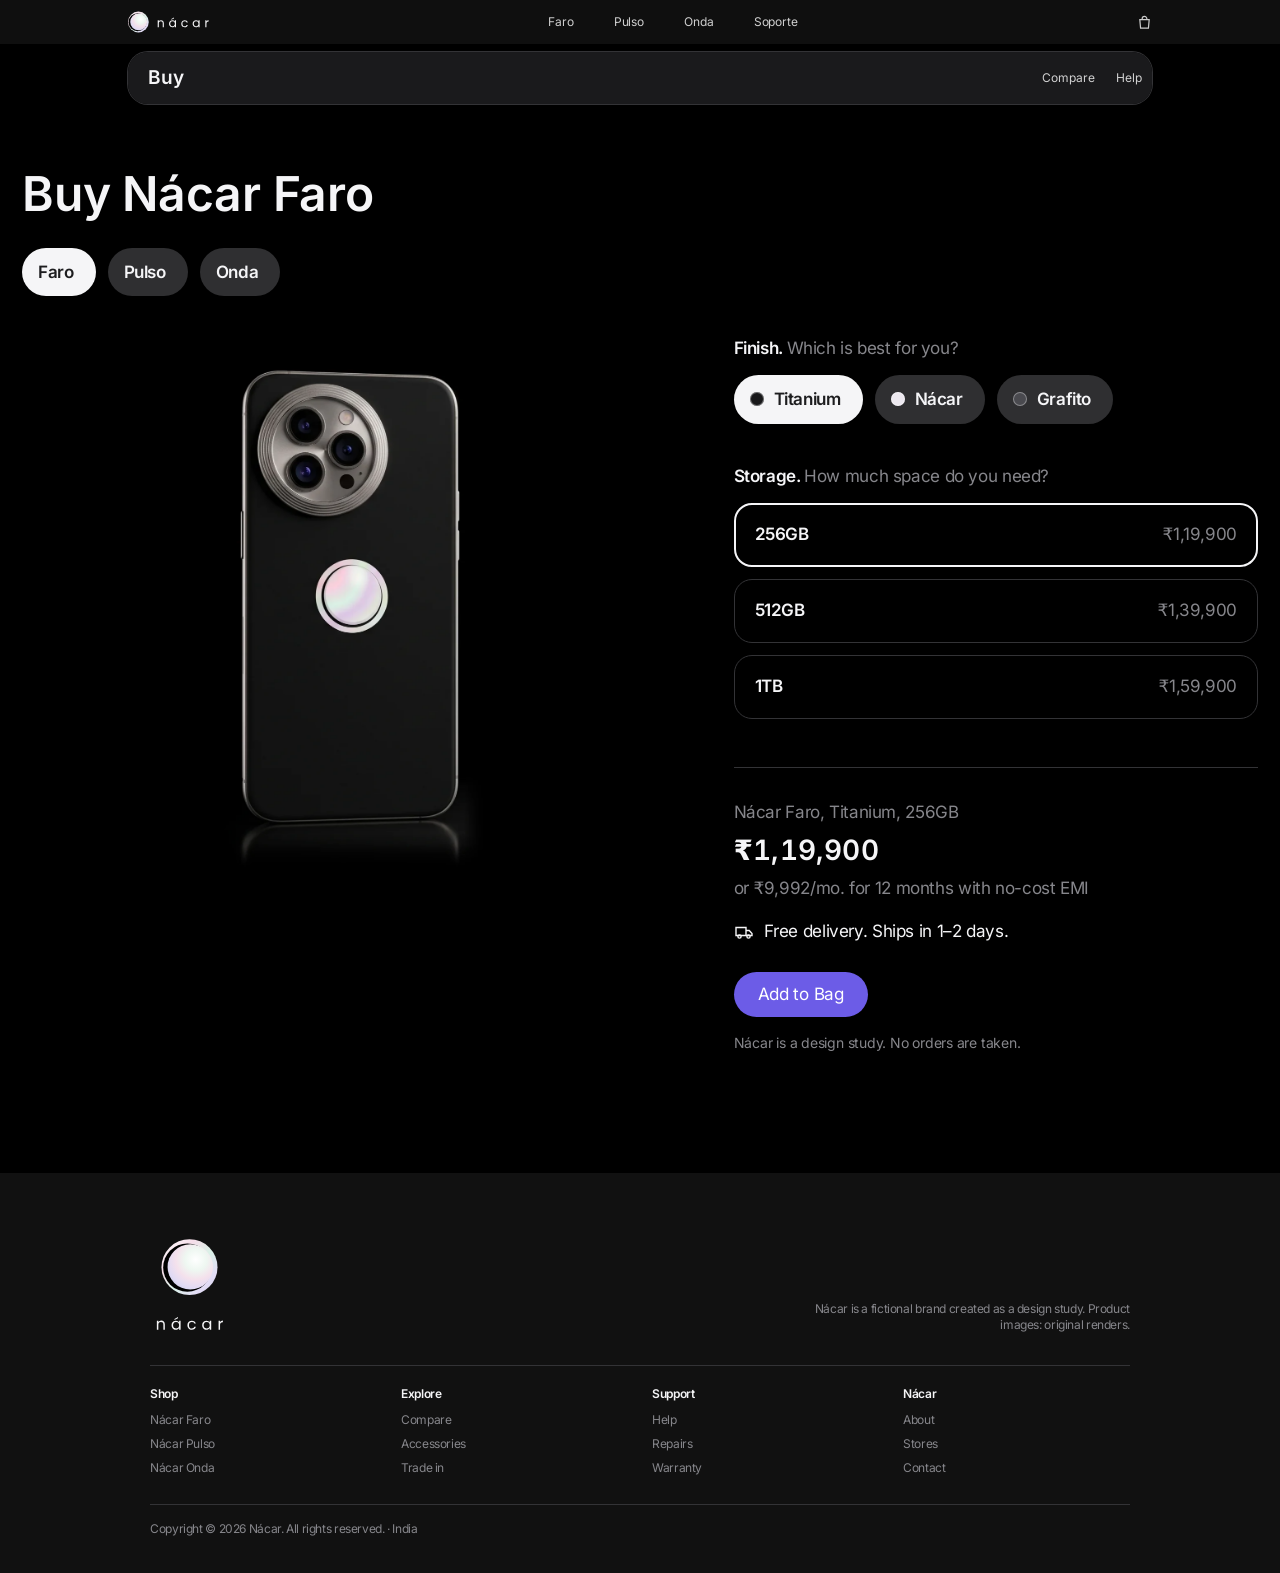
<file: buy.html>
<!doctype html>
<html lang="en">
<head>
<meta charset="utf-8">
<meta name="viewport" content="width=device-width, initial-scale=1, viewport-fit=cover">
<title>Buy Nácar · Choose your finish, and it ships free.</title>
<meta name="description" content="Configure Nácar Faro from ₹1,19,900, Pulso from ₹79,900 or Onda from ₹24,900, with no-cost EMI and free delivery.">
<meta name="theme-color" content="#000000">
<meta property="og:type" content="website">
<meta property="og:title" content="Buy Nácar · Choose your finish, and it ships free.">
<meta property="og:description" content="Configure Nácar Faro from ₹1,19,900, Pulso from ₹79,900 or Onda from ₹24,900, with no-cost EMI and free delivery.">
<meta property="og:image" content="assets/og-buy.jpg">
<meta property="og:image:width" content="1200">
<meta property="og:image:height" content="630">
<meta name="twitter:card" content="summary_large_image">
<meta name="twitter:title" content="Buy Nácar · Choose your finish, and it ships free.">
<meta name="twitter:description" content="Configure Nácar Faro from ₹1,19,900, Pulso from ₹79,900 or Onda from ₹24,900, with no-cost EMI and free delivery.">
<meta name="twitter:image" content="assets/og-buy.jpg">
<link rel="icon" href="brand/favicon.svg" type="image/svg+xml">
<link rel="apple-touch-icon" href="brand/apple-touch-icon.png">
<link rel="preload" href="fonts/inter.woff2" as="font" type="font/woff2" crossorigin>
<link rel="stylesheet" href="scrollcraft.css">
<link rel="stylesheet" href="site.css">
<style>
/* ====================================================== buy.html only ==
   A configurator. The URL hash (#faro #pulso #onda) picks the product; each
   product is one <form> of native radio groups, so arrow keys move within a
   group and Tab moves between groups. Page JS reads the checked radios and
   writes the image, the summary and the price. Add to Bag is the only
   accent fill on the page. No checkout: a confirmation, and an honest note. */
:root { --chrome: 104px; }
.gnav { position: sticky; top: 0; }
.lnav { top: 52px; }

.buy-top { padding-top: 64px; }
.buy-top h1 { text-align: left; }
.switch { display: flex; flex-wrap: wrap; gap: 12px; margin-top: 28px; }
.switch a { text-decoration: none; color: var(--porcelain); }
.switch a[aria-current="true"] { background: var(--porcelain); color: #1d1d1f; }

.buy { display: grid; grid-template-columns: minmax(0, 1.25fr) minmax(0, 1fr); gap: 56px; padding: 40px 0 120px; align-items: start; }

/* Stage: sticky beside the options on desktop */
.stage { position: sticky; top: calc(var(--chrome) + 20px); }
.stage__frame { height: min(calc(100svh - var(--chrome) - 260px), 700px); min-height: 420px; display: grid; place-items: center; }
.stage__fig { position: relative; margin: 0; max-width: 100%; max-height: 100%; }
.stage__img {
  display: block; max-width: 100%; max-height: max(420px, min(calc(100svh - var(--chrome) - 260px), 700px)); width: auto; height: auto;
  transition: opacity 260ms var(--ease);
}
.stage__img.is-swapping { opacity: 0; }
.stage__cap { color: var(--ash); text-align: center; margin-top: 16px; min-height: 1.47em; }
/* Onda: the case shot, with the engraving set on its front face */
.stage--onda .stage__img { max-height: none; width: 100%; }
.engrave {
  position: absolute; left: 48.4%; top: 62.5%;
  transform: translate(-50%, -50%) rotate(7.5deg) skewX(-6deg);
  font: 500 clamp(9px, 1.25vw, 17px)/1 var(--font); letter-spacing: 0.14em; white-space: nowrap;
  color: rgba(150, 150, 156, 0.62);
  text-shadow: 0 -1px 0 rgba(0, 0, 0, 0.9), 0 1px 0 rgba(255, 255, 255, 0.16);
  pointer-events: none;
}

/* Options */
.cfg { display: flex; flex-direction: column; gap: 40px; }
.cfg[hidden] { display: none; }
fieldset { border: 0; margin: 0; padding: 0; min-width: 0; }
legend { font-weight: 600; padding: 0; margin-bottom: 14px; }
.legend-note { color: var(--ash); font-weight: 400; }
.opts { display: grid; gap: 12px; }
.opts--row { display: flex; flex-wrap: wrap; gap: 12px; }
.opt { position: relative; display: block; cursor: pointer; }
.opt input { position: absolute; opacity: 0; width: 1px; height: 1px; margin: 0; }
.opt__box {
  display: flex; align-items: center; justify-content: space-between; gap: 16px;
  min-height: 64px; padding: 16px 20px; border-radius: 18px;
  border: 1px solid var(--steel);
  transition: border-color var(--d-ui) var(--ease), background-color var(--d-ui) var(--ease);
}
.opt:hover .opt__box { border-color: var(--slate); }
.opt input:checked + .opt__box { border: 2px solid var(--porcelain); padding: 15px 19px; }
.opt input:focus-visible + .opt__box, .opt input:focus-visible + .chip { outline: 2px solid var(--pearl-link); outline-offset: 3px; }
.opt__main { font-weight: 600; }
.opt__sub { color: var(--ash); }
.opt__box .opt__side { color: var(--ash); white-space: nowrap; }
/* finish + size chips reuse the shared .chip look; checked = porcelain */
.opt .chip { pointer-events: none; }
.opt input:checked + .chip { background: var(--porcelain); color: #1d1d1f; }
.chip--size { min-width: 64px; justify-content: center; padding-inline: 20px; }

.field { display: flex; flex-direction: column; gap: 10px; }
.field input[type="text"] {
  font: 400 17px/1.3 var(--font); letter-spacing: -0.022em; color: var(--porcelain);
  background: transparent; border: 1px solid var(--steel); border-radius: 14px; padding: 14px 16px;
  transition: border-color var(--d-ui) var(--ease);
}
.field input[type="text"]::placeholder { color: var(--slate); }
.field input[type="text"]:hover { border-color: var(--slate); }
.field input[type="text"]:focus-visible { outline: 2px solid var(--pearl-link); outline-offset: 3px; border-color: var(--porcelain); }
.field__hint { color: var(--ash); display: flex; justify-content: space-between; gap: 16px; }

/* Summary */
.sum { margin-top: 48px; padding-top: 32px; border-top: 1px solid var(--steel); display: flex; flex-direction: column; gap: 10px; }
.sum__config { color: var(--ash); }
.sum__price { font-variant-numeric: tabular-nums; }
.sum__emi { color: var(--ash); }
.sum__ship { display: flex; align-items: center; gap: 10px; margin-top: 8px; }
.sum__ship svg { width: 20px; height: 20px; stroke: var(--porcelain); fill: none; stroke-width: 1.4; flex: none; }
.sum__cta { margin-top: 18px; align-self: flex-start; }
.done {
  margin-top: 12px; padding: 22px 24px; border-radius: var(--r-tile);
  background: var(--graphite);
}
.done[hidden] { display: none; }
.done p + p { margin-top: 6px; }
.done__title { font-weight: 600; }
.done__line { color: var(--ash); }
.sum__note { color: var(--ash); margin-top: 6px; }

@media (max-width: 734px) {
  .buy-top { padding-top: 40px; }
  .switch { gap: 10px; margin-top: 20px; }
  .buy { grid-template-columns: 1fr; gap: 24px; padding-top: 24px; }
  .stage { position: relative; top: auto; }
  .stage__frame { height: 92vw; min-height: 0; }
  .stage__img { max-height: 92vw; }
  .engrave { font-size: 2.6vw; }
  .cfg { gap: 32px; }
  .sum__cta { align-self: stretch; }
}
@media (prefers-reduced-motion: reduce) { .stage__img { transition: none; } }
</style>
</head>
<body>
<a class="skip-link" href="#main">Skip to content</a>

<nav class="gnav" aria-label="Global"><div class="gnav__in">
  <a class="gnav__logo" href="index.html"><img src="brand/nacar-logo-horizontal.svg" alt="nácar" width="81" height="22"></a>
  <div class="gnav__links">
    <a href="faro.html">Faro</a><a href="pulso.html">Pulso</a><a href="onda.html">Onda</a><a href="support.html">Soporte</a>
  </div>
  <a class="gnav__bag" href="buy.html" aria-label="Bag" aria-current="page"><svg viewBox="0 0 16 16" aria-hidden="true"><path d="M3 5h10l-.8 9H3.8z"/><path d="M5.5 5V4a2.5 2.5 0 015 0v1"/></svg></a>
</div></nav>

<nav class="lnav" aria-label="Buy">
  <span class="lnav__name">Buy</span>
  <div class="lnav__right">
    <a href="compare.html">Compare</a><a href="support.html#help">Help</a>
  </div>
</nav>

<main id="main" tabindex="-1">
  <div class="wrap-wide buy-top">
    <h1 class="t-headline">Buy <span data-name>Nácar Faro</span></h1>
    <nav class="switch" aria-label="Choose a product">
      <a class="chip" href="#faro" data-go="faro" aria-current="true">Faro</a>
      <a class="chip" href="#pulso" data-go="pulso">Pulso</a>
      <a class="chip" href="#onda" data-go="onda">Onda</a>
    </nav>
  </div>

  <div class="wrap-wide buy">
    <div class="stage" data-stage>
      <div class="stage__frame">
        <figure class="stage__fig">
          <img class="stage__img" data-img src="assets/faro-finish-ti.webp" width="656" height="1300" fetchpriority="high"
               alt="Nácar Faro in Titanium, from the back">
          <span class="engrave" data-engrave aria-hidden="true" hidden></span>
        </figure>
      </div>
      <p class="stage__cap" data-cap aria-live="polite"></p>
    </div>

    <div class="panel">
      <!-- FARO -->
      <form class="cfg" data-product="faro" aria-label="Configure Nácar Faro">
        <fieldset>
          <legend>Finish. <span class="legend-note">Which is best for you?</span></legend>
          <div class="opts--row">
            <label class="opt"><input type="radio" name="faro-finish" value="ti" data-label="Titanium" checked><span class="chip"><span class="chip__dot" style="background:#18181a"></span>Titanium</span></label>
            <label class="opt"><input type="radio" name="faro-finish" value="na" data-label="Nácar"><span class="chip"><span class="chip__dot" style="background:#ece8ef"></span>Nácar</span></label>
            <label class="opt"><input type="radio" name="faro-finish" value="gr" data-label="Grafito"><span class="chip"><span class="chip__dot" style="background:#4a4a4f"></span>Grafito</span></label>
          </div>
        </fieldset>
        <fieldset>
          <legend>Storage. <span class="legend-note">How much space do you need?</span></legend>
          <div class="opts">
            <label class="opt"><input type="radio" name="faro-storage" value="256" data-label="256GB" data-price="119900" checked><span class="opt__box"><span class="opt__main">256GB</span><span class="opt__side">₹1,19,900</span></span></label>
            <label class="opt"><input type="radio" name="faro-storage" value="512" data-label="512GB" data-price="139900"><span class="opt__box"><span class="opt__main">512GB</span><span class="opt__side">₹1,39,900</span></span></label>
            <label class="opt"><input type="radio" name="faro-storage" value="1024" data-label="1TB" data-price="159900"><span class="opt__box"><span class="opt__main">1TB</span><span class="opt__side">₹1,59,900</span></span></label>
          </div>
        </fieldset>
      </form>

      <!-- PULSO -->
      <form class="cfg" data-product="pulso" aria-label="Configure Nácar Pulso" hidden>
        <fieldset>
          <legend>Finish. <span class="legend-note">Every one wears the pearl.</span></legend>
          <div class="opts--row">
            <label class="opt"><input type="radio" name="pulso-finish" value="ti" data-label="Titanium" checked><span class="chip"><span class="chip__dot" style="background:#b8b4ad"></span>Titanium</span></label>
            <label class="opt"><input type="radio" name="pulso-finish" value="gr" data-label="Grafito"><span class="chip"><span class="chip__dot" style="background:#3c3c40"></span>Grafito</span></label>
            <label class="opt"><input type="radio" name="pulso-finish" value="na" data-label="Nácar"><span class="chip"><span class="chip__dot" style="background:#e8ded6"></span>Nácar</span></label>
          </div>
        </fieldset>
        <fieldset>
          <legend>Band. <span class="legend-note">No change in price.</span></legend>
          <div class="opts">
            <label class="opt"><input type="radio" name="pulso-band" value="ribbed" data-label="Ribbed Black band" checked><span class="opt__box"><span><span class="opt__main">Ribbed Black</span><br><span class="opt__sub">Fluoroelastomer, pin-and-tuck clasp</span></span></span></label>
            <label class="opt"><input type="radio" name="pulso-band" value="trail" data-label="Trail Loop Sand band"><span class="opt__box"><span><span class="opt__main">Trail Loop Sand</span><br><span class="opt__sub">Woven nylon, hook-and-loop fastening</span></span></span></label>
          </div>
        </fieldset>
        <fieldset>
          <legend>Band size. <span class="legend-note">Measure your wrist.</span></legend>
          <div class="opts--row">
            <label class="opt"><input type="radio" name="pulso-size" value="s" data-label="size S" aria-describedby="size-help"><span class="chip chip--size">S</span></label>
            <label class="opt"><input type="radio" name="pulso-size" value="m" data-label="size M" aria-describedby="size-help" checked><span class="chip chip--size">M</span></label>
            <label class="opt"><input type="radio" name="pulso-size" value="l" data-label="size L" aria-describedby="size-help"><span class="chip chip--size">L</span></label>
          </div>
          <p class="opt__sub" id="size-help" style="margin-top:12px">S fits 130 to 180 mm wrists, M fits 150 to 200 mm, L fits 170 to 220 mm.</p>
        </fieldset>
      </form>

      <!-- ONDA -->
      <form class="cfg" data-product="onda" aria-label="Configure Nácar Onda" hidden>
        <fieldset>
          <legend>Engraving. <span class="legend-note">Free, on the front of the case.</span></legend>
          <div class="field">
            <label class="sr-only" for="onda-engrave">Engraving text, up to 16 characters</label>
            <input type="text" id="onda-engrave" name="onda-engrave" maxlength="16" autocomplete="off" spellcheck="false" placeholder="Add your initials" aria-describedby="engrave-hint">
            <p class="field__hint" id="engrave-hint"><span>Up to 16 characters.</span><span data-count aria-hidden="true">0 / 16</span></p>
          </div>
        </fieldset>
        <fieldset>
          <legend>In the box. <span class="legend-note">Charge it your way.</span></legend>
          <div class="opts">
            <label class="opt"><input type="radio" name="onda-box" value="base" data-label="" data-price="24900" checked><span class="opt__box"><span><span class="opt__main">Onda</span><br><span class="opt__sub">Earbuds and charging case</span></span><span class="opt__side">₹24,900</span></span></label>
            <label class="opt"><input type="radio" name="onda-box" value="pad" data-label="with wireless charging pad" data-price="27800"><span class="opt__box"><span><span class="opt__main">Onda + wireless charging pad</span><br><span class="opt__sub">Set the case down to charge</span></span><span class="opt__side">+₹2,900</span></span></label>
          </div>
        </fieldset>
      </form>

      <section class="sum" aria-labelledby="sum-h">
        <h2 class="sr-only" id="sum-h">Summary</h2>
        <p class="sum__config" data-out="config">Nácar Faro, Titanium, 256GB</p>
        <p class="t-subtitle sum__price" data-out="price">₹1,19,900</p>
        <p class="sum__emi" data-out="emi">or ₹9,992/mo. for 12 months with no-cost EMI</p>
        <p class="sum__ship"><svg viewBox="0 0 20 20" aria-hidden="true"><path d="M2 5.5h10v8H2zM12 8.5h3.2l2.8 3v2h-6"/><circle cx="5.5" cy="14.5" r="1.6"/><circle cx="14.5" cy="14.5" r="1.6"/></svg>Free delivery. Ships in 1–2 days.</p>
        <button class="pill pill-buy pill-lg sum__cta" type="button" data-add>Add to Bag</button>
        <div class="done" data-done role="status" aria-live="polite" hidden></div>
        <p class="sum__note t-small">Nácar is a design study. No orders are taken.</p>
      </section>
    </div>
  </div>
</main>

<footer class="foot">
  <div class="foot__in">
    <div class="foot__brand">
      <img src="brand/nacar-logo-stacked.svg" alt="Nácar" width="79" height="96" loading="lazy" decoding="async">
      <p class="foot__note">Nácar is a fictional brand created as a design study. Product images: original renders.</p>
    </div>
    <div class="foot__cols">
      <div><h2>Shop</h2><a href="faro.html">Nácar Faro</a><a href="pulso.html">Nácar Pulso</a><a href="onda.html">Nácar Onda</a></div>
      <div><h2>Explore</h2><a href="compare.html">Compare</a><a href="#">Accessories</a><a href="#">Trade in</a></div>
      <div><h2>Support</h2><a href="support.html#help">Help</a><a href="support.html#repairs">Repairs</a><a href="support.html#warranty">Warranty</a></div>
      <div><h2>Nácar</h2><a href="#">About</a><a href="#">Stores</a><a href="#">Contact</a></div>
    </div>
    <p>Copyright © 2026 Nácar. All rights reserved. · India</p>
  </div>
</footer>

<script src="scrollcraft.js"></script>
<script src="site.js"></script>
<script>
(function () {
  'use strict';
  var small = matchMedia('(max-width: 734px)');
  var inr = function (n) { return '₹' + n.toLocaleString('en-IN'); };

  /* Everything the page needs to know about each product. Images: [desktop,
     mobile, width, height]. Prices are whole rupees. */
  var P = {
    faro: {
      name: 'Nácar Faro', base: 119900,
      img: {
        ti: ['assets/faro-finish-ti.webp', 'assets/faro-finish-ti-m.webp', 656, 1300],
        na: ['assets/faro-finish-na.webp', 'assets/faro-finish-na-m.webp', 656, 1300],
        gr: ['assets/faro-finish-gr.webp', 'assets/faro-finish-gr-m.webp', 656, 1300]
      },
      alt: function (s) { return 'Nácar Faro in ' + s.finish + ', from the back'; }
    },
    pulso: {
      name: 'Nácar Pulso', base: 79900,
      img: {
        ti: ['assets/pulso-finish-ti.webp', 'assets/pulso-finish-ti-m.webp', 1000, 1100],
        gr: ['assets/pulso-finish-gr.webp', 'assets/pulso-finish-gr-m.webp', 1000, 1100],
        na: ['assets/pulso-finish-na.webp', 'assets/pulso-finish-na-m.webp', 1000, 1100]
      },
      alt: function (s) { return 'Nácar Pulso in ' + s.finish + ' with the Ribbed Black band'; }
    },
    onda: {
      name: 'Nácar Onda', base: 24900,
      img: { black: ['assets/onda-case-sharp.webp', 'assets/onda-case-sharp.webp', 1376, 768] },
      alt: function () { return 'Nácar Onda earbuds in their open black case, with a pearl seam around the lid'; }
    }
  };

  var forms = {};
  [].forEach.call(document.querySelectorAll('.cfg'), function (f) { forms[f.getAttribute('data-product')] = f; });
  var el = function (s) { return document.querySelector(s); };
  var img = el('[data-img]'), stage = el('[data-stage]'), cap = el('[data-cap]'), eng = el('[data-engrave]');
  var out = { name: el('[data-name]'), config: el('[data-out="config"]'), price: el('[data-out="price"]'), emi: el('[data-out="emi"]'), done: el('[data-done]') };
  var count = el('[data-count]'), engInput = el('#onda-engrave');
  var current = null;

  function checked(form, name) { return form.querySelector('input[name="' + name + '"]:checked'); }

  /* Read the form for a product and return { price, finishKey, finish, parts } */
  function read(p) {
    var f = forms[p], s = { price: P[p].base, parts: [] };
    if (p === 'faro') {
      var fin = checked(f, 'faro-finish'), st = checked(f, 'faro-storage');
      s.finishKey = fin.value; s.finish = fin.getAttribute('data-label');
      s.price = +st.getAttribute('data-price');
      s.parts = [s.finish, st.getAttribute('data-label')];
    } else if (p === 'pulso') {
      var pf = checked(f, 'pulso-finish'), band = checked(f, 'pulso-band'), size = checked(f, 'pulso-size');
      s.finishKey = pf.value; s.finish = pf.getAttribute('data-label'); s.band = band.value;
      s.parts = [s.finish, band.getAttribute('data-label') + ', ' + size.getAttribute('data-label')];
    } else {
      var box = checked(f, 'onda-box'), text = engInput.value.trim();
      s.finishKey = 'black'; s.price = +box.getAttribute('data-price'); s.engraving = text;
      if (box.getAttribute('data-label')) s.parts.push(box.getAttribute('data-label'));
      s.parts.push(text ? 'engraved “' + text + '”' : 'no engraving');
    }
    return s;
  }

  function setImage(p, s) {
    var src = P[p].img[s.finishKey], url = src[small.matches ? 1 : 0];
    stage.classList.toggle('stage--onda', p === 'onda');
    img.alt = P[p].alt(s);
    if (img.getAttribute('src') === url) return;
    var swap = function () { img.width = src[2]; img.height = src[3]; img.src = url; };
    if (Nacar && Nacar.reduce) { swap(); return; }
    img.classList.add('is-swapping');
    var next = new Image(); next.src = url;
    var go = function () { swap(); requestAnimationFrame(function () { img.classList.remove('is-swapping'); }); };
    (next.decode ? next.decode().then(go, go) : setTimeout(go, 120));
  }

  function render() {
    var p = current, s = read(p);
    out.name.textContent = P[p].name;
    out.config.textContent = [P[p].name].concat(s.parts).join(', ');
    out.price.textContent = inr(s.price);
    out.emi.textContent = 'or ' + inr(Math.round(s.price / 12)) + '/mo. for 12 months with no-cost EMI';
    setImage(p, s);
    cap.textContent = p === 'pulso' && s.band === 'trail' ? 'Shown with the Ribbed Black band.' : '';
    eng.hidden = p !== 'onda' || !s.engraving;
    eng.textContent = s.engraving || '';
    if (count) count.textContent = engInput.value.length + ' / 16';
    out.done.hidden = true; out.done.textContent = '';
  }

  function select(p) {
    if (!P[p]) p = 'faro';
    current = p;
    Object.keys(forms).forEach(function (k) { forms[k].hidden = k !== p; });
    [].forEach.call(document.querySelectorAll('[data-go]'), function (a) {
      if (a.getAttribute('data-go') === p) a.setAttribute('aria-current', 'true'); else a.removeAttribute('aria-current');
    });
    document.title = 'Buy ' + P[p].name + ' · Nácar';
    // warm the other finishes of this product
    Object.keys(P[p].img).forEach(function (k) { var i = new Image(); i.src = P[p].img[k][small.matches ? 1 : 0]; });
    render();
  }

  Object.keys(forms).forEach(function (k) {
    forms[k].addEventListener('change', render);
    forms[k].addEventListener('input', render);
    forms[k].addEventListener('submit', function (e) { e.preventDefault(); });
  });

  el('[data-add]').addEventListener('click', function () {
    var s = read(current);
    out.done.innerHTML = '';
    var h = document.createElement('p'); h.className = 'done__title'; h.textContent = 'Added to your bag.';
    var l = document.createElement('p'); l.className = 'done__line';
    l.textContent = [P[current].name].concat(s.parts).join(', ') + '. ' + inr(s.price) + '.';
    var n = document.createElement('p'); n.className = 'done__line t-small';
    n.textContent = 'Nácar is a design study, so there is no checkout and no order will be placed.';
    out.done.appendChild(h); out.done.appendChild(l); out.done.appendChild(n);
    out.done.hidden = false;
  });

  function fromHash() { select((location.hash || '#faro').slice(1).toLowerCase()); }
  addEventListener('hashchange', fromHash);
  (small.addEventListener ? small.addEventListener('change', render) : small.addListener(render));
  fromHash();

  // expose for the verification script
  window.NacarBuy = { read: function () { return read(current); }, current: function () { return current; } };
})();
</script>
</body>
</html>
</file>
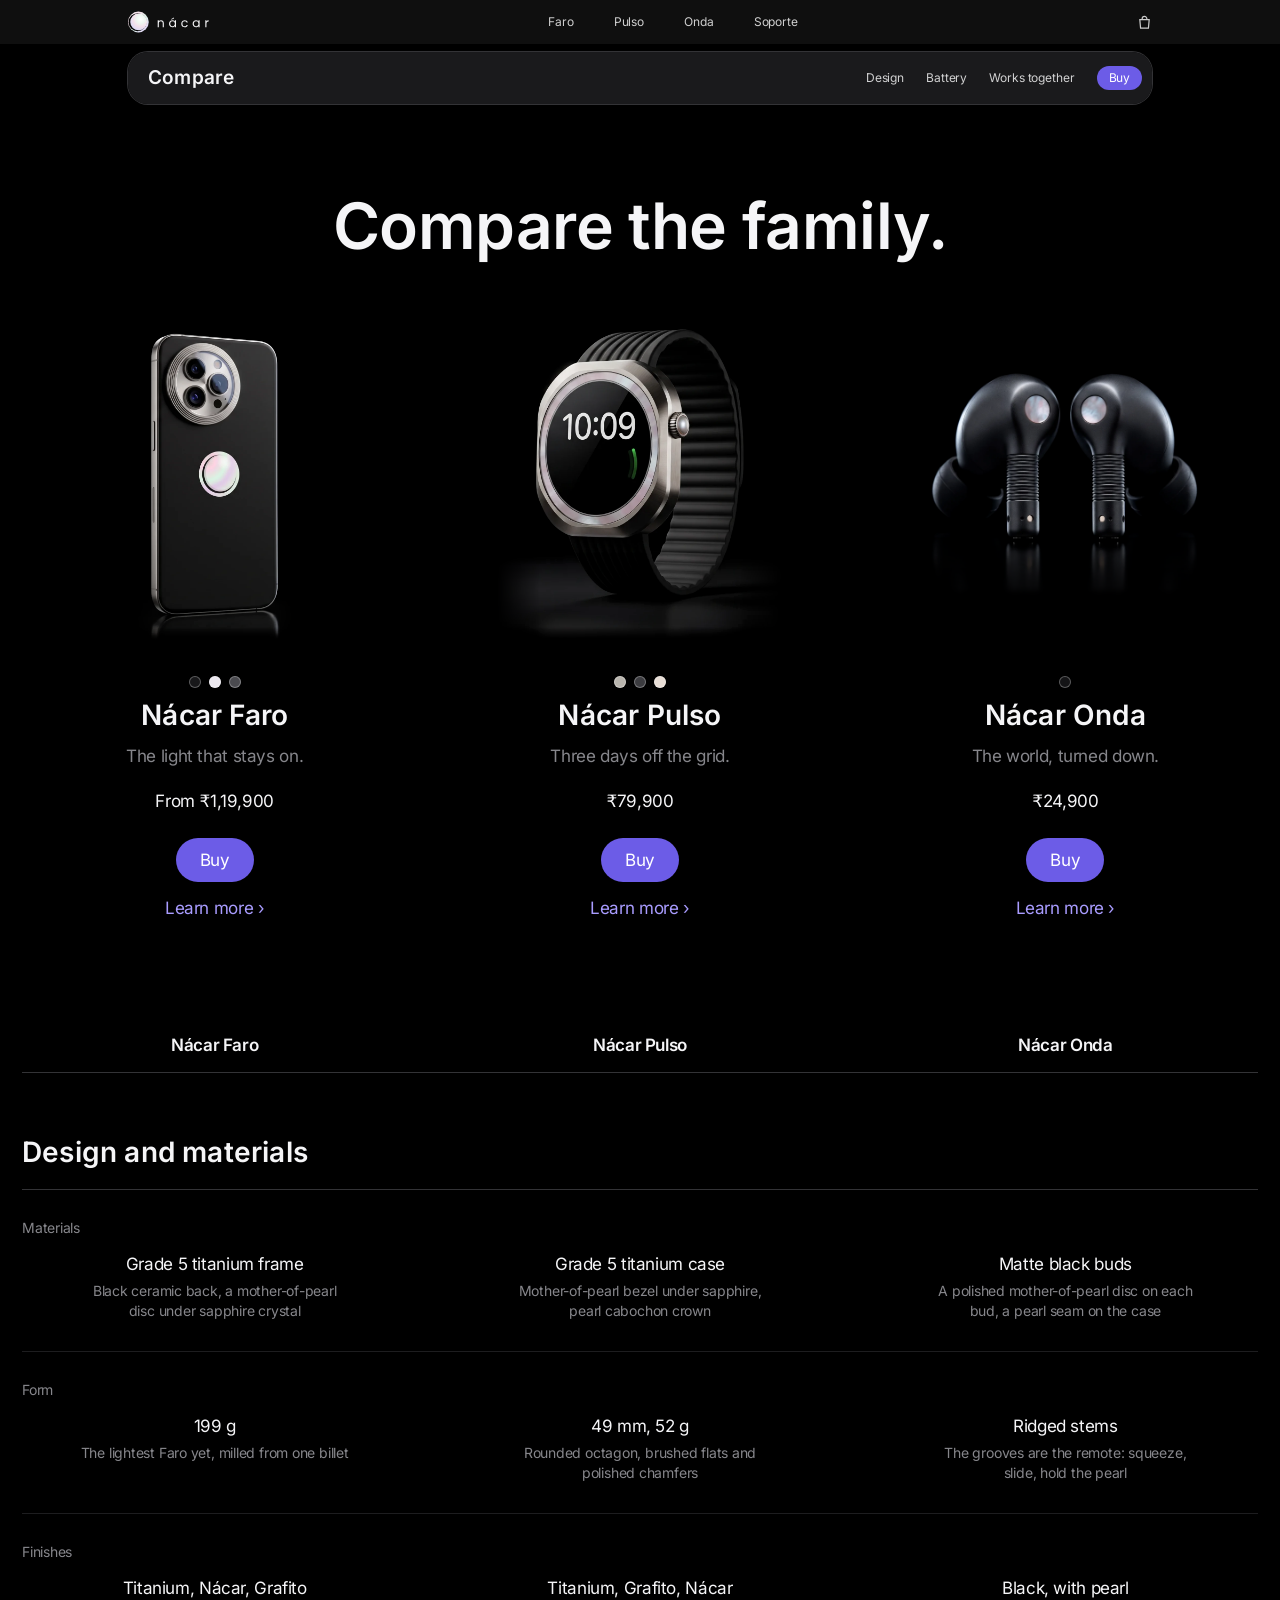
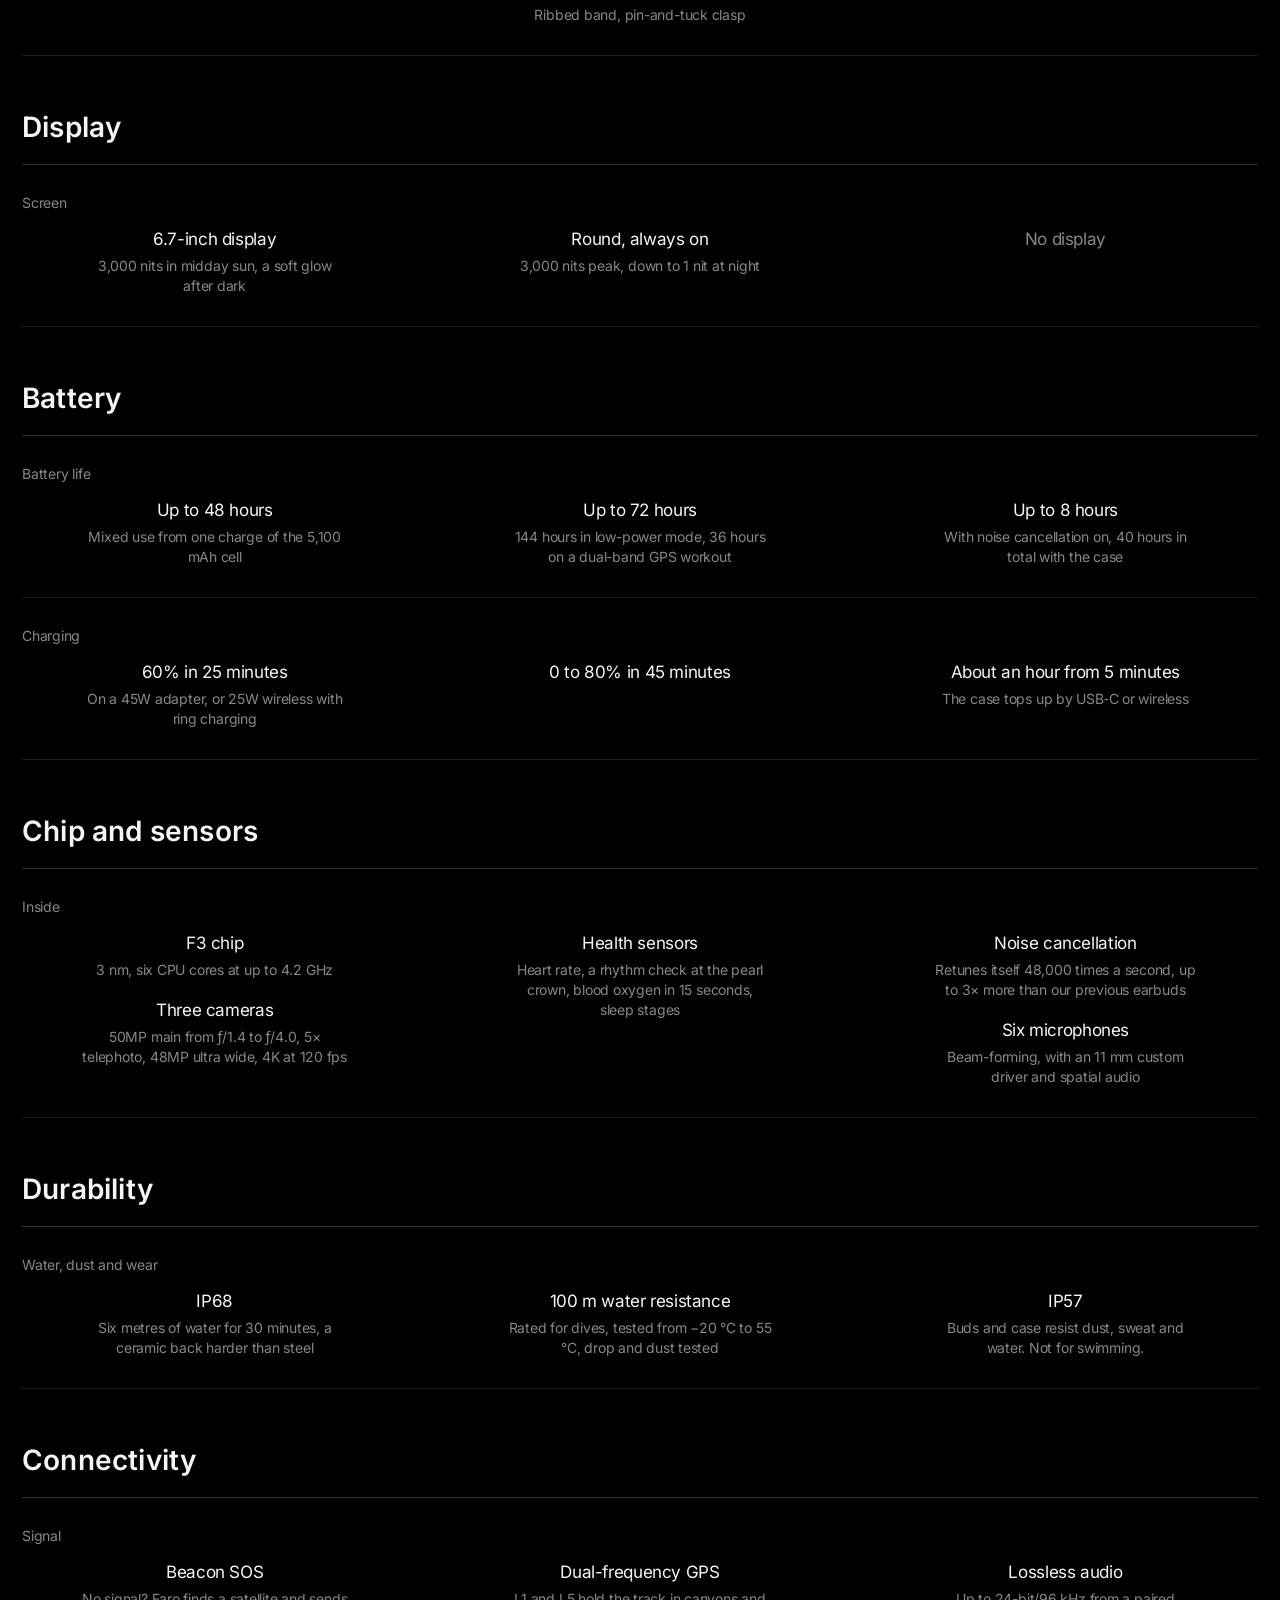
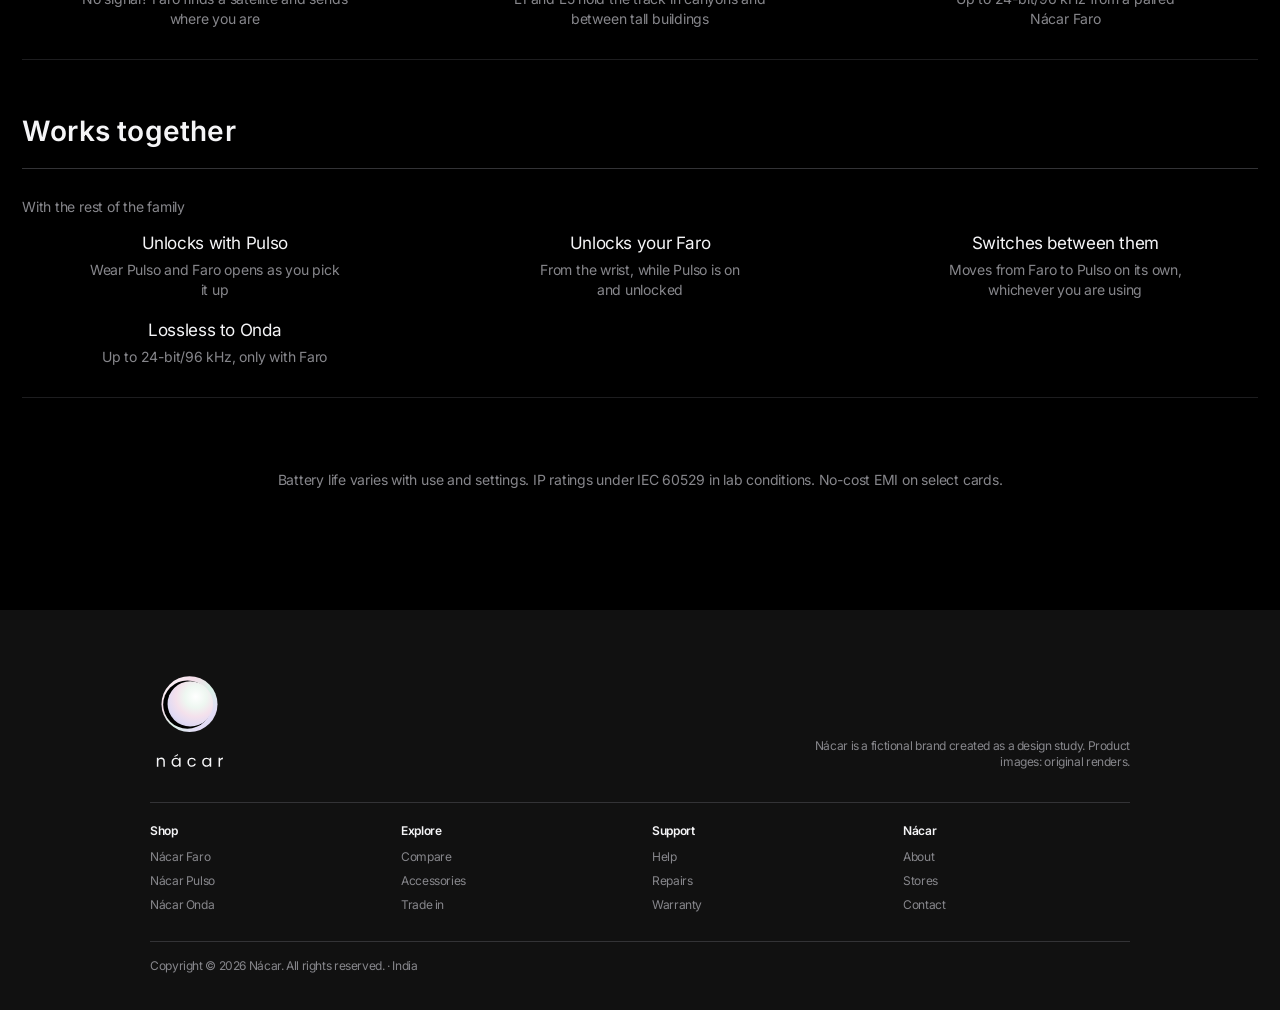
<file: compare.html>
<!doctype html>
<html lang="en">
<head>
<meta charset="utf-8">
<meta name="viewport" content="width=device-width, initial-scale=1, viewport-fit=cover">
<title>Compare Nácar · Faro, Pulso and Onda, side by side.</title>
<meta name="description" content="Compare Nácar Faro (from ₹1,19,900), Pulso (₹79,900) and Onda (₹24,900): materials, display, battery, sensors, durability and more.">
<meta name="theme-color" content="#000000">
<meta property="og:type" content="website">
<meta property="og:title" content="Compare Nácar · Faro, Pulso and Onda, side by side.">
<meta property="og:description" content="Compare Nácar Faro (from ₹1,19,900), Pulso (₹79,900) and Onda (₹24,900): materials, display, battery, sensors, durability and more.">
<meta property="og:image" content="assets/og-compare.jpg">
<meta property="og:image:width" content="1200">
<meta property="og:image:height" content="630">
<meta name="twitter:card" content="summary_large_image">
<meta name="twitter:title" content="Compare Nácar · Faro, Pulso and Onda, side by side.">
<meta name="twitter:description" content="Compare Nácar Faro (from ₹1,19,900), Pulso (₹79,900) and Onda (₹24,900): materials, display, battery, sensors, durability and more.">
<meta name="twitter:image" content="assets/og-compare.jpg">
<link rel="icon" href="brand/favicon.svg" type="image/svg+xml">
<link rel="apple-touch-icon" href="brand/apple-touch-icon.png">
<link rel="preload" href="fonts/inter.woff2" as="font" type="font/woff2" crossorigin>
<link rel="stylesheet" href="scrollcraft.css">
<link rel="stylesheet" href="site.css">
<style>
/* ================================================== compare.html only ==
   Two-tier chrome, as on faro.html: logo bar sticky at 0, capsule at 52px.
   Every column cell carries data-p (faro | pulso | onda). Desktop shows all
   three. Below 734px two pickers choose which two products fill the two
   columns (page JS toggles .off and sets the order); without JS the phone
   layout falls back to Faro and Pulso.                                    */
:root { --chrome: 104px; }
.gnav { position: sticky; top: 0; }
.lnav { top: 52px; }
section[id] { scroll-margin-top: calc(var(--chrome) + 64px); }

.cmp-head { padding-top: 88px; text-align: center; }
.cmp { --cols: 3; padding-bottom: 120px; }
.cmp__grid { display: grid; grid-template-columns: repeat(var(--cols), minmax(0, 1fr)); column-gap: 40px; }

/* Product cards */
.cmp__cards { margin-top: 64px; }
.card { display: flex; flex-direction: column; align-items: center; text-align: center; gap: 12px; }
.card__media { width: 100%; height: 320px; margin-bottom: 20px; }
.card__media picture { display: contents; }
.card__media img { display: block; width: 100%; height: 100%; object-fit: contain; }
.card__media--onda img { width: 76%; height: 96%; margin: 2% auto 0; -webkit-mask-image: linear-gradient(#000 62%, transparent 92%); mask-image: linear-gradient(#000 62%, transparent 92%); }
.card__dots { display: flex; gap: 8px; min-height: 12px; }
.card__dots i { width: 12px; height: 12px; border-radius: 50%; box-shadow: inset 0 0 0 1px rgba(255,255,255,.3); }
.card__line { color: var(--ash); }
.card__price { color: var(--porcelain); margin-top: 8px; }
.card__ctas { display: flex; flex-direction: column; align-items: center; gap: 14px; margin-top: 12px; }

/* Sticky header row: product names (desktop) */
.cmp__specs { margin-top: 96px; }
.cmp__head {
  position: sticky; top: var(--chrome); z-index: 20;
  padding: 16px 0 14px; margin-bottom: 8px;
  background: rgba(0, 0, 0, 0.92);
  -webkit-backdrop-filter: saturate(180%) blur(20px); backdrop-filter: saturate(180%) blur(20px);
  border-bottom: 1px solid var(--steel);
}
.cmp__head p { font-weight: 600; text-align: center; }

/* Spec sections */
.sec { padding-top: 56px; }
.sec h2 { padding-bottom: 20px; border-bottom: 1px solid var(--steel); }
.row { padding: 28px 0 30px; border-bottom: 1px solid var(--graphite); row-gap: 14px; }
.row__label { grid-column: 1 / -1; color: var(--ash); }
.cell { text-align: center; }
.cell p + p { margin-top: 4px; }
.cell .t-small { color: var(--ash); max-width: 30ch; margin-inline: auto; }
.cell p.t-small + p:not(.t-small) { margin-top: 18px; }
.cell--none { color: var(--ash); }

/* Pickers (phone only) */
.cmp__pick { display: none; }
.cmp__pick label { display: block; }
.pick {
  appearance: none; -webkit-appearance: none; width: 100%;
  font: 600 17px/1.2 var(--font); letter-spacing: -0.022em; color: var(--porcelain);
  background: transparent url("data:image/svg+xml,%3Csvg xmlns='http://www.w3.org/2000/svg' viewBox='0 0 12 8'%3E%3Cpath d='M1 1.5l5 5 5-5' fill='none' stroke='%23a99cff' stroke-width='1.6' stroke-linecap='round' stroke-linejoin='round'/%3E%3C/svg%3E") no-repeat right 4px center / 12px 8px;
  border: 0; border-bottom: 1px solid var(--slate); border-radius: 0;
  padding: 10px 24px 10px 2px; cursor: pointer;
}
.pick option { background: #1d1d1f; color: var(--porcelain); }
.pick:focus-visible { outline: 2px solid var(--pearl-link); outline-offset: 3px; border-radius: 6px; }

.cmp__foot { margin-top: 72px; text-align: center; color: var(--ash); }

@media (max-width: 734px) {
  .cmp { --cols: 2; }
  .cmp__grid { column-gap: 16px; }
  .cmp-head { padding-top: 56px; }
  .cmp__pick {
    display: grid; position: sticky; top: var(--chrome); z-index: 20;
    margin-top: 32px; padding: 6px 0 10px;
    background: rgba(0, 0, 0, 0.92);
    -webkit-backdrop-filter: saturate(180%) blur(20px); backdrop-filter: saturate(180%) blur(20px);
  }
  .cmp__head { display: none; }
  .cmp__cards { margin-top: 28px; }
  .card__media { height: 200px; margin-bottom: 8px; }
  .card__name { font-size: 21px; }
  .cmp__specs { margin-top: 64px; }
  .sec { padding-top: 40px; }
  .row { padding: 22px 0 24px; }
  /* no-JS fallback: Faro and Pulso */
  .cmp:not(.is-live) [data-p="onda"] { display: none; }
}
.cmp .off { display: none !important; }
</style>
</head>
<body>
<a class="skip-link" href="#main">Skip to content</a>

<nav class="gnav" aria-label="Global"><div class="gnav__in">
  <a class="gnav__logo" href="index.html"><img src="brand/nacar-logo-horizontal.svg" alt="nácar" width="81" height="22"></a>
  <div class="gnav__links">
    <a href="faro.html">Faro</a><a href="pulso.html">Pulso</a><a href="onda.html">Onda</a><a href="support.html">Soporte</a>
  </div>
  <a class="gnav__bag" href="buy.html" aria-label="Bag"><svg viewBox="0 0 16 16" aria-hidden="true"><path d="M3 5h10l-.8 9H3.8z"/><path d="M5.5 5V4a2.5 2.5 0 015 0v1"/></svg></a>
</div></nav>

<nav class="lnav" aria-label="Compare">
  <span class="lnav__name">Compare</span>
  <div class="lnav__right">
    <a class="lnav__opt" href="#design">Design</a><a class="lnav__opt" href="#battery">Battery</a><a href="#together">Works together</a>
    <a class="pill pill-buy pill-sm" href="buy.html">Buy</a>
  </div>
</nav>

<main id="main" tabindex="-1">
  <div class="wrap cmp-head" data-sc-in>
    <h1 class="t-hero">Compare the family.</h1>
  </div>

  <div class="wrap-wide cmp" data-cmp>

    <!-- Phone: pick any two products. Sticky under the capsule. -->
    <div class="cmp__pick cmp__grid" role="group" aria-label="Choose two products to compare">
      <label><span class="sr-only">First product</span>
        <select class="pick" data-slot="a">
          <option value="faro" selected>Nácar Faro</option><option value="pulso">Nácar Pulso</option><option value="onda">Nácar Onda</option>
        </select></label>
      <label><span class="sr-only">Second product</span>
        <select class="pick" data-slot="b">
          <option value="faro">Nácar Faro</option><option value="pulso" selected>Nácar Pulso</option><option value="onda">Nácar Onda</option>
        </select></label>
    </div>

    <div class="cmp__cards cmp__grid">
      <article class="card" data-p="faro" aria-labelledby="c-faro">
        <div class="card__media">
          <picture><source media="(max-width: 734px)" srcset="assets/faro-back-cut-m.webp">
          <img src="assets/faro-back-cut.webp" width="640" height="1260" fetchpriority="high"
               alt="Nácar Faro from the back: titanium camera tower and a mother-of-pearl disc on black ceramic"></picture>
        </div>
        <div class="card__dots" role="img" aria-label="Finishes: Titanium, Nácar, Grafito"><i style="background:#18181a"></i><i style="background:#ece8ef"></i><i style="background:#4a4a4f"></i></div>
        <h2 class="t-subtitle card__name" id="c-faro">Nácar Faro</h2>
        <p class="card__line">The light that stays on.</p>
        <p class="card__price">From ₹1,19,900</p>
        <p class="card__ctas"><a class="pill pill-buy pill-lg" href="buy.html#faro">Buy<span class="sr-only"> Nácar Faro</span></a><a class="link-more" href="faro.html">Learn more<span class="sr-only"> about Faro</span></a></p>
      </article>
      <article class="card" data-p="pulso" aria-labelledby="c-pulso">
        <div class="card__media">
          <picture><source media="(max-width: 734px)" srcset="assets/pulso-front-cut-m.webp">
          <img src="assets/pulso-front-cut.webp" width="1080" height="1200" fetchpriority="high"
               alt="Nácar Pulso: titanium rounded octagon case reading 10:09, pearl crown, ribbed black band"></picture>
        </div>
        <div class="card__dots" role="img" aria-label="Finishes: Titanium, Grafito, Nácar"><i style="background:#b8b4ad"></i><i style="background:#3c3c40"></i><i style="background:#e8ded6"></i></div>
        <h2 class="t-subtitle card__name" id="c-pulso">Nácar Pulso</h2>
        <p class="card__line">Three days off the grid.</p>
        <p class="card__price">₹79,900</p>
        <p class="card__ctas"><a class="pill pill-buy pill-lg" href="buy.html#pulso">Buy<span class="sr-only"> Nácar Pulso</span></a><a class="link-more" href="pulso.html">Learn more<span class="sr-only"> about Pulso</span></a></p>
      </article>
      <article class="card" data-p="onda" aria-labelledby="c-onda">
        <div class="card__media card__media--onda">
          <picture><source media="(max-width: 734px)" srcset="assets/onda-pair-cut-m.webp">
          <img src="assets/onda-pair-cut.webp" width="1320" height="1070" fetchpriority="high"
               alt="Nácar Onda: two black earbuds with ridged stems and a pearl disc on each"></picture>
        </div>
        <div class="card__dots" role="img" aria-label="Finish: Black with pearl"><i style="background:#141416"></i></div>
        <h2 class="t-subtitle card__name" id="c-onda">Nácar Onda</h2>
        <p class="card__line">The world, turned down.</p>
        <p class="card__price">₹24,900</p>
        <p class="card__ctas"><a class="pill pill-buy pill-lg" href="buy.html#onda">Buy<span class="sr-only"> Nácar Onda</span></a><a class="link-more" href="onda.html">Learn more<span class="sr-only"> about Onda</span></a></p>
      </article>
    </div>

    <div class="cmp__specs">
      <div class="cmp__head cmp__grid" aria-hidden="true">
        <p data-p="faro">Nácar Faro</p><p data-p="pulso">Nácar Pulso</p><p data-p="onda">Nácar Onda</p>
      </div>

      <section class="sec" id="design" aria-labelledby="h-design">
        <h2 class="t-subtitle" id="h-design">Design and materials</h2>
        <div class="row cmp__grid">
          <p class="row__label t-small">Materials</p>
          <div class="cell" data-p="faro"><span class="sr-only">Faro: </span><p>Grade 5 titanium frame</p><p class="t-small">Black ceramic back, a mother-of-pearl disc under sapphire crystal</p></div>
          <div class="cell" data-p="pulso"><span class="sr-only">Pulso: </span><p>Grade 5 titanium case</p><p class="t-small">Mother-of-pearl bezel under sapphire, pearl cabochon crown</p></div>
          <div class="cell" data-p="onda"><span class="sr-only">Onda: </span><p>Matte black buds</p><p class="t-small">A polished mother-of-pearl disc on each bud, a pearl seam on the case</p></div>
        </div>
        <div class="row cmp__grid">
          <p class="row__label t-small">Form</p>
          <div class="cell" data-p="faro"><span class="sr-only">Faro: </span><p>199 g</p><p class="t-small">The lightest Faro yet, milled from one billet</p></div>
          <div class="cell" data-p="pulso"><span class="sr-only">Pulso: </span><p>49 mm, 52 g</p><p class="t-small">Rounded octagon, brushed flats and polished chamfers</p></div>
          <div class="cell" data-p="onda"><span class="sr-only">Onda: </span><p>Ridged stems</p><p class="t-small">The grooves are the remote: squeeze, slide, hold the pearl</p></div>
        </div>
        <div class="row cmp__grid">
          <p class="row__label t-small">Finishes</p>
          <div class="cell" data-p="faro"><span class="sr-only">Faro: </span><p>Titanium, Nácar, Grafito</p></div>
          <div class="cell" data-p="pulso"><span class="sr-only">Pulso: </span><p>Titanium, Grafito, Nácar</p><p class="t-small">Ribbed band, pin-and-tuck clasp</p></div>
          <div class="cell" data-p="onda"><span class="sr-only">Onda: </span><p>Black, with pearl</p></div>
        </div>
      </section>

      <section class="sec" id="display" aria-labelledby="h-display">
        <h2 class="t-subtitle" id="h-display">Display</h2>
        <div class="row cmp__grid">
          <p class="row__label t-small">Screen</p>
          <div class="cell" data-p="faro"><span class="sr-only">Faro: </span><p>6.7-inch display</p><p class="t-small">3,000 nits in midday sun, a soft glow after dark</p></div>
          <div class="cell" data-p="pulso"><span class="sr-only">Pulso: </span><p>Round, always on</p><p class="t-small">3,000 nits peak, down to 1 nit at night</p></div>
          <div class="cell cell--none" data-p="onda"><span class="sr-only">Onda: </span><p>No display</p></div>
        </div>
      </section>

      <section class="sec" id="battery" aria-labelledby="h-battery">
        <h2 class="t-subtitle" id="h-battery">Battery</h2>
        <div class="row cmp__grid">
          <p class="row__label t-small">Battery life</p>
          <div class="cell" data-p="faro"><span class="sr-only">Faro: </span><p>Up to 48 hours</p><p class="t-small">Mixed use from one charge of the 5,100 mAh cell</p></div>
          <div class="cell" data-p="pulso"><span class="sr-only">Pulso: </span><p>Up to 72 hours</p><p class="t-small">144 hours in low-power mode, 36 hours on a dual-band GPS workout</p></div>
          <div class="cell" data-p="onda"><span class="sr-only">Onda: </span><p>Up to 8 hours</p><p class="t-small">With noise cancellation on, 40 hours in total with the case</p></div>
        </div>
        <div class="row cmp__grid">
          <p class="row__label t-small">Charging</p>
          <div class="cell" data-p="faro"><span class="sr-only">Faro: </span><p>60% in 25 minutes</p><p class="t-small">On a 45W adapter, or 25W wireless with ring charging</p></div>
          <div class="cell" data-p="pulso"><span class="sr-only">Pulso: </span><p>0 to 80% in 45 minutes</p></div>
          <div class="cell" data-p="onda"><span class="sr-only">Onda: </span><p>About an hour from 5 minutes</p><p class="t-small">The case tops up by USB‑C or wireless</p></div>
        </div>
      </section>

      <section class="sec" id="chip" aria-labelledby="h-chip">
        <h2 class="t-subtitle" id="h-chip">Chip and sensors</h2>
        <div class="row cmp__grid">
          <p class="row__label t-small">Inside</p>
          <div class="cell" data-p="faro"><span class="sr-only">Faro: </span><p>F3 chip</p><p class="t-small">3 nm, six CPU cores at up to 4.2 GHz</p><p>Three cameras</p><p class="t-small">50MP main from ƒ/1.4 to ƒ/4.0, 5× telephoto, 48MP ultra wide, 4K at 120 fps</p></div>
          <div class="cell" data-p="pulso"><span class="sr-only">Pulso: </span><p>Health sensors</p><p class="t-small">Heart rate, a rhythm check at the pearl crown, blood oxygen in 15 seconds, sleep stages</p></div>
          <div class="cell" data-p="onda"><span class="sr-only">Onda: </span><p>Noise cancellation</p><p class="t-small">Retunes itself 48,000 times a second, up to 3× more than our previous earbuds</p><p>Six microphones</p><p class="t-small">Beam-forming, with an 11 mm custom driver and spatial audio</p></div>
        </div>
      </section>

      <section class="sec" id="durability" aria-labelledby="h-durability">
        <h2 class="t-subtitle" id="h-durability">Durability</h2>
        <div class="row cmp__grid">
          <p class="row__label t-small">Water, dust and wear</p>
          <div class="cell" data-p="faro"><span class="sr-only">Faro: </span><p>IP68</p><p class="t-small">Six metres of water for 30 minutes, a ceramic back harder than steel</p></div>
          <div class="cell" data-p="pulso"><span class="sr-only">Pulso: </span><p>100 m water resistance</p><p class="t-small">Rated for dives, tested from −20 °C to 55 °C, drop and dust tested</p></div>
          <div class="cell" data-p="onda"><span class="sr-only">Onda: </span><p>IP57</p><p class="t-small">Buds and case resist dust, sweat and water. Not for swimming.</p></div>
        </div>
      </section>

      <section class="sec" id="connectivity" aria-labelledby="h-connectivity">
        <h2 class="t-subtitle" id="h-connectivity">Connectivity</h2>
        <div class="row cmp__grid">
          <p class="row__label t-small">Signal</p>
          <div class="cell" data-p="faro"><span class="sr-only">Faro: </span><p>Beacon SOS</p><p class="t-small">No signal? Faro finds a satellite and sends where you are</p></div>
          <div class="cell" data-p="pulso"><span class="sr-only">Pulso: </span><p>Dual-frequency GPS</p><p class="t-small">L1 and L5 hold the track in canyons and between tall buildings</p></div>
          <div class="cell" data-p="onda"><span class="sr-only">Onda: </span><p>Lossless audio</p><p class="t-small">Up to 24-bit/96 kHz from a paired Nácar Faro</p></div>
        </div>
      </section>

      <section class="sec" id="together" aria-labelledby="h-together">
        <h2 class="t-subtitle" id="h-together">Works together</h2>
        <div class="row cmp__grid">
          <p class="row__label t-small">With the rest of the family</p>
          <div class="cell" data-p="faro"><span class="sr-only">Faro: </span><p>Unlocks with Pulso</p><p class="t-small">Wear Pulso and Faro opens as you pick it up</p><p>Lossless to Onda</p><p class="t-small">Up to 24-bit/96 kHz, only with Faro</p></div>
          <div class="cell" data-p="pulso"><span class="sr-only">Pulso: </span><p>Unlocks your Faro</p><p class="t-small">From the wrist, while Pulso is on and unlocked</p></div>
          <div class="cell" data-p="onda"><span class="sr-only">Onda: </span><p>Switches between them</p><p class="t-small">Moves from Faro to Pulso on its own, whichever you are using</p></div>
        </div>
      </section>

      <p class="cmp__foot t-small">Battery life varies with use and settings. IP ratings under IEC 60529 in lab conditions. No-cost EMI on select cards.</p>
    </div>
  </div>
</main>

<footer class="foot">
  <div class="foot__in">
    <div class="foot__brand">
      <img src="brand/nacar-logo-stacked.svg" alt="Nácar" width="79" height="96" loading="lazy" decoding="async">
      <p class="foot__note">Nácar is a fictional brand created as a design study. Product images: original renders.</p>
    </div>
    <div class="foot__cols">
      <div><h2>Shop</h2><a href="faro.html">Nácar Faro</a><a href="pulso.html">Nácar Pulso</a><a href="onda.html">Nácar Onda</a></div>
      <div><h2>Explore</h2><a href="compare.html" aria-current="page">Compare</a><a href="#">Accessories</a><a href="#">Trade in</a></div>
      <div><h2>Support</h2><a href="support.html#help">Help</a><a href="support.html#repairs">Repairs</a><a href="support.html#warranty">Warranty</a></div>
      <div><h2>Nácar</h2><a href="#">About</a><a href="#">Stores</a><a href="#">Contact</a></div>
    </div>
    <p>Copyright © 2026 Nácar. All rights reserved. · India</p>
  </div>
</footer>

<script src="scrollcraft.js"></script>
<script src="site.js"></script>
<script>
/* Phone: two pickers choose the two columns. Picking the product already in
   the other column swaps them, so the two columns never match. */
(function () {
  var root = document.querySelector('[data-cmp]');
  if (!root) return;
  root.classList.add('is-live');
  var picks = [].slice.call(root.querySelectorAll('.pick'));
  var cells = [].slice.call(root.querySelectorAll('[data-p]'));
  var small = matchMedia('(max-width: 734px)');
  var sel = { a: 'faro', b: 'pulso' };
  function apply() {
    cells.forEach(function (c) {
      var p = c.getAttribute('data-p');
      if (!small.matches) { c.classList.remove('off'); c.style.order = ''; return; }
      if (p === sel.a) { c.classList.remove('off'); c.style.order = 1; }
      else if (p === sel.b) { c.classList.remove('off'); c.style.order = 2; }
      else { c.classList.add('off'); c.style.order = ''; }
    });
    picks.forEach(function (s) { s.value = sel[s.getAttribute('data-slot')]; });
  }
  picks.forEach(function (s) {
    s.addEventListener('change', function () {
      var slot = s.getAttribute('data-slot'), other = slot === 'a' ? 'b' : 'a';
      if (s.value === sel[other]) sel[other] = sel[slot];
      sel[slot] = s.value;
      apply();
    });
  });
  (small.addEventListener ? small.addEventListener('change', apply) : small.addListener(apply));
  apply();
})();
</script>
</body>
</html>
</file>
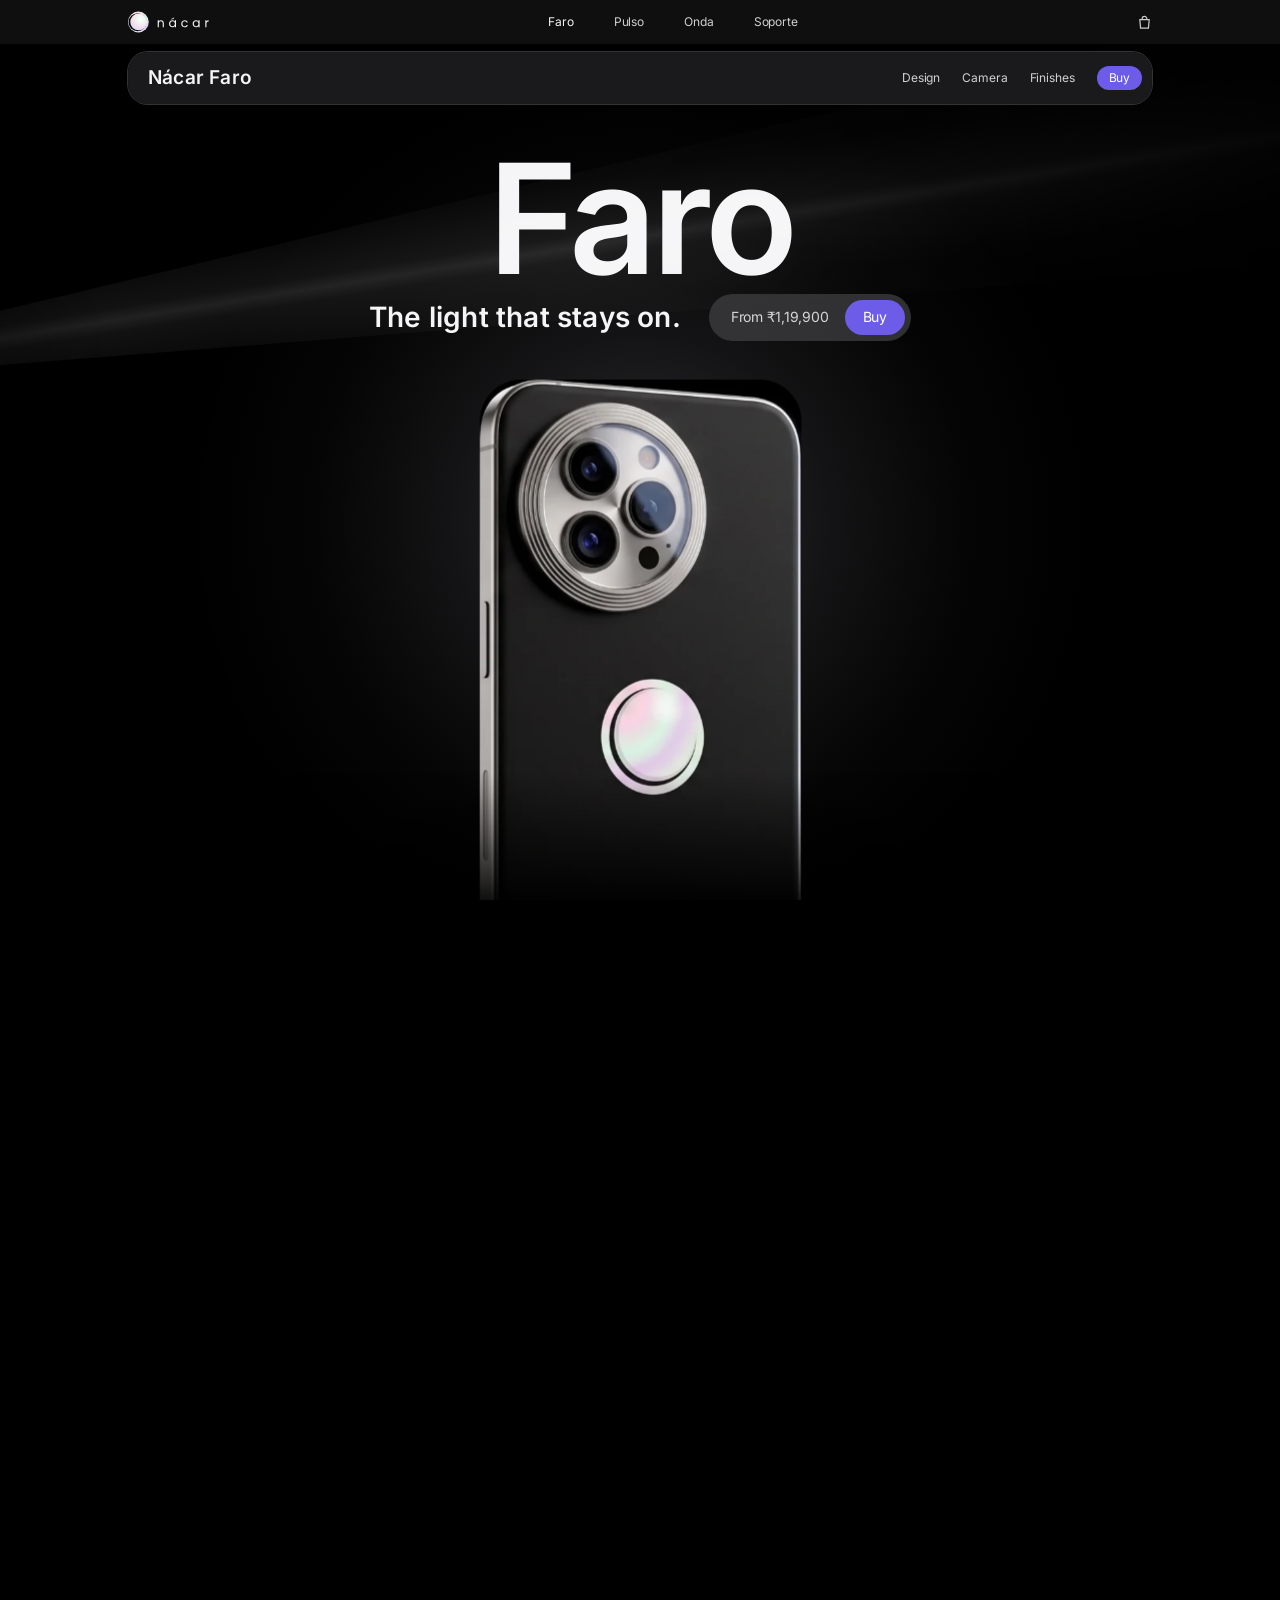
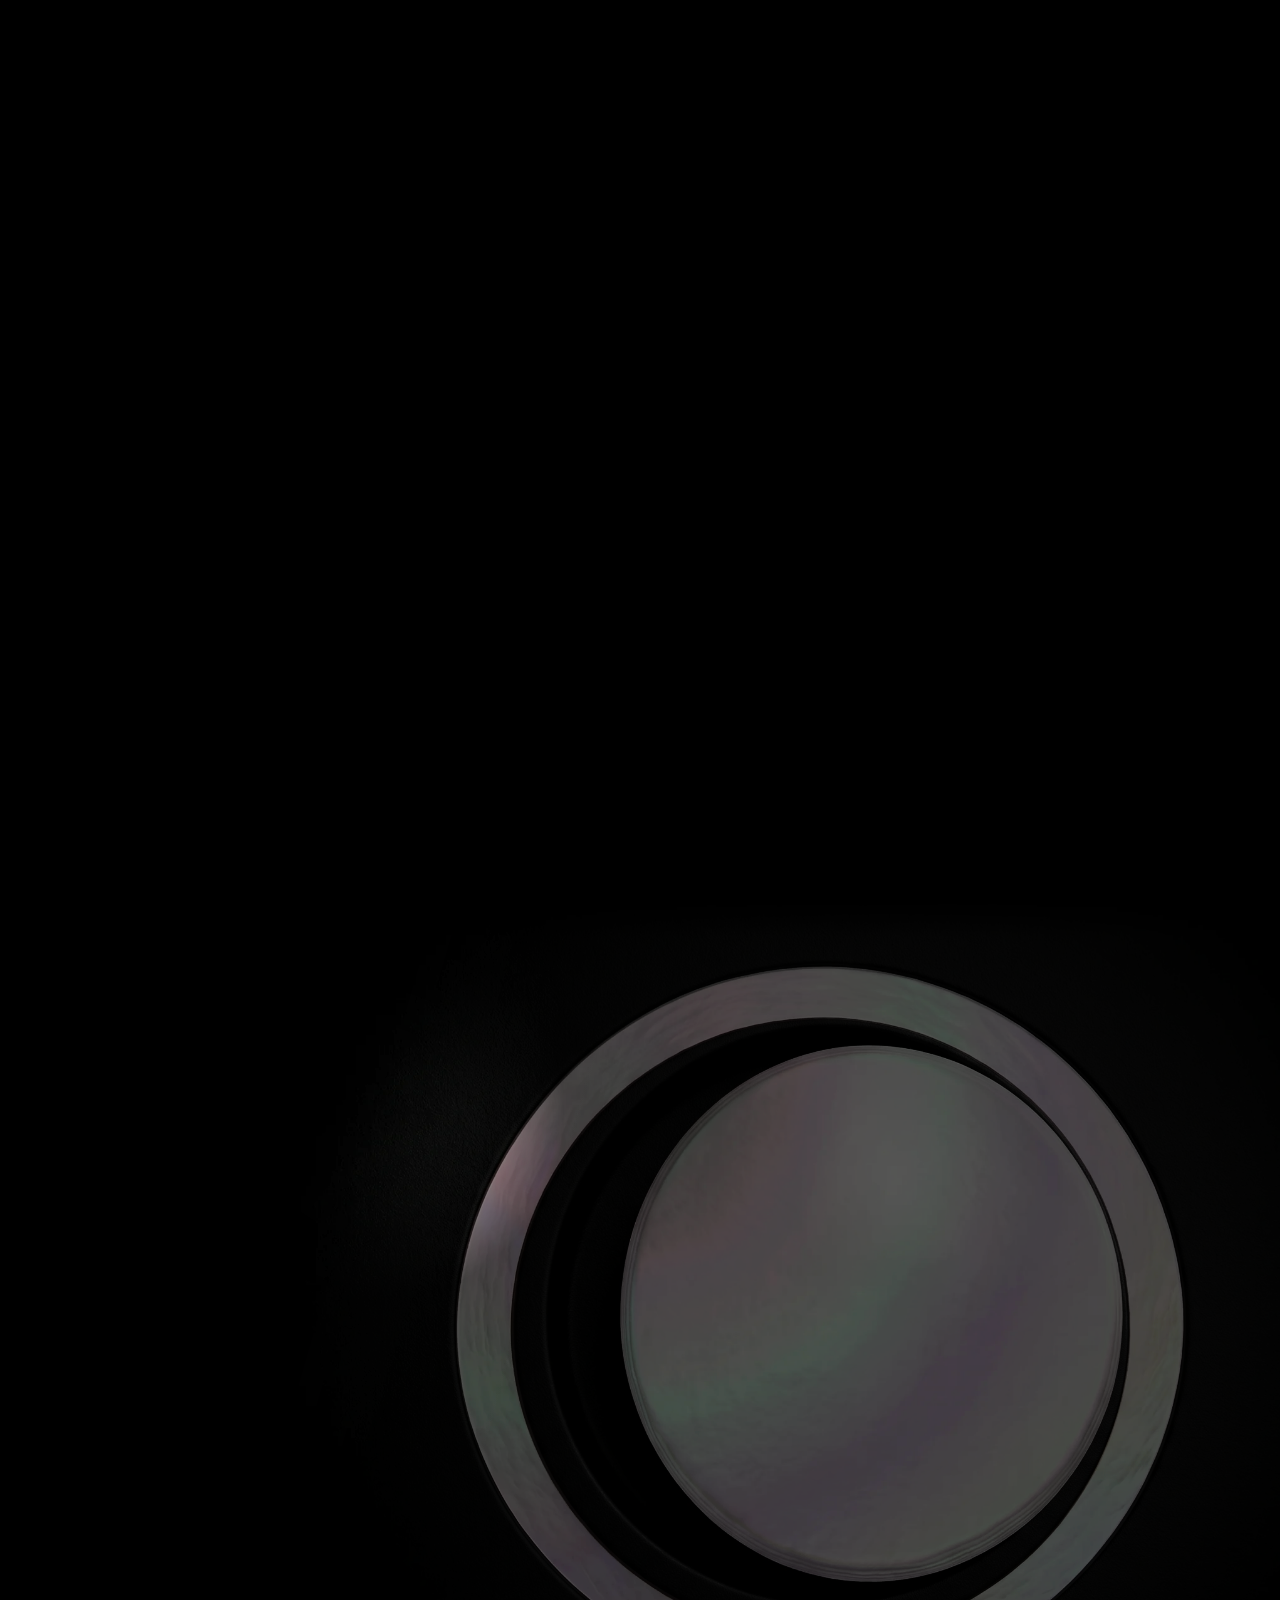
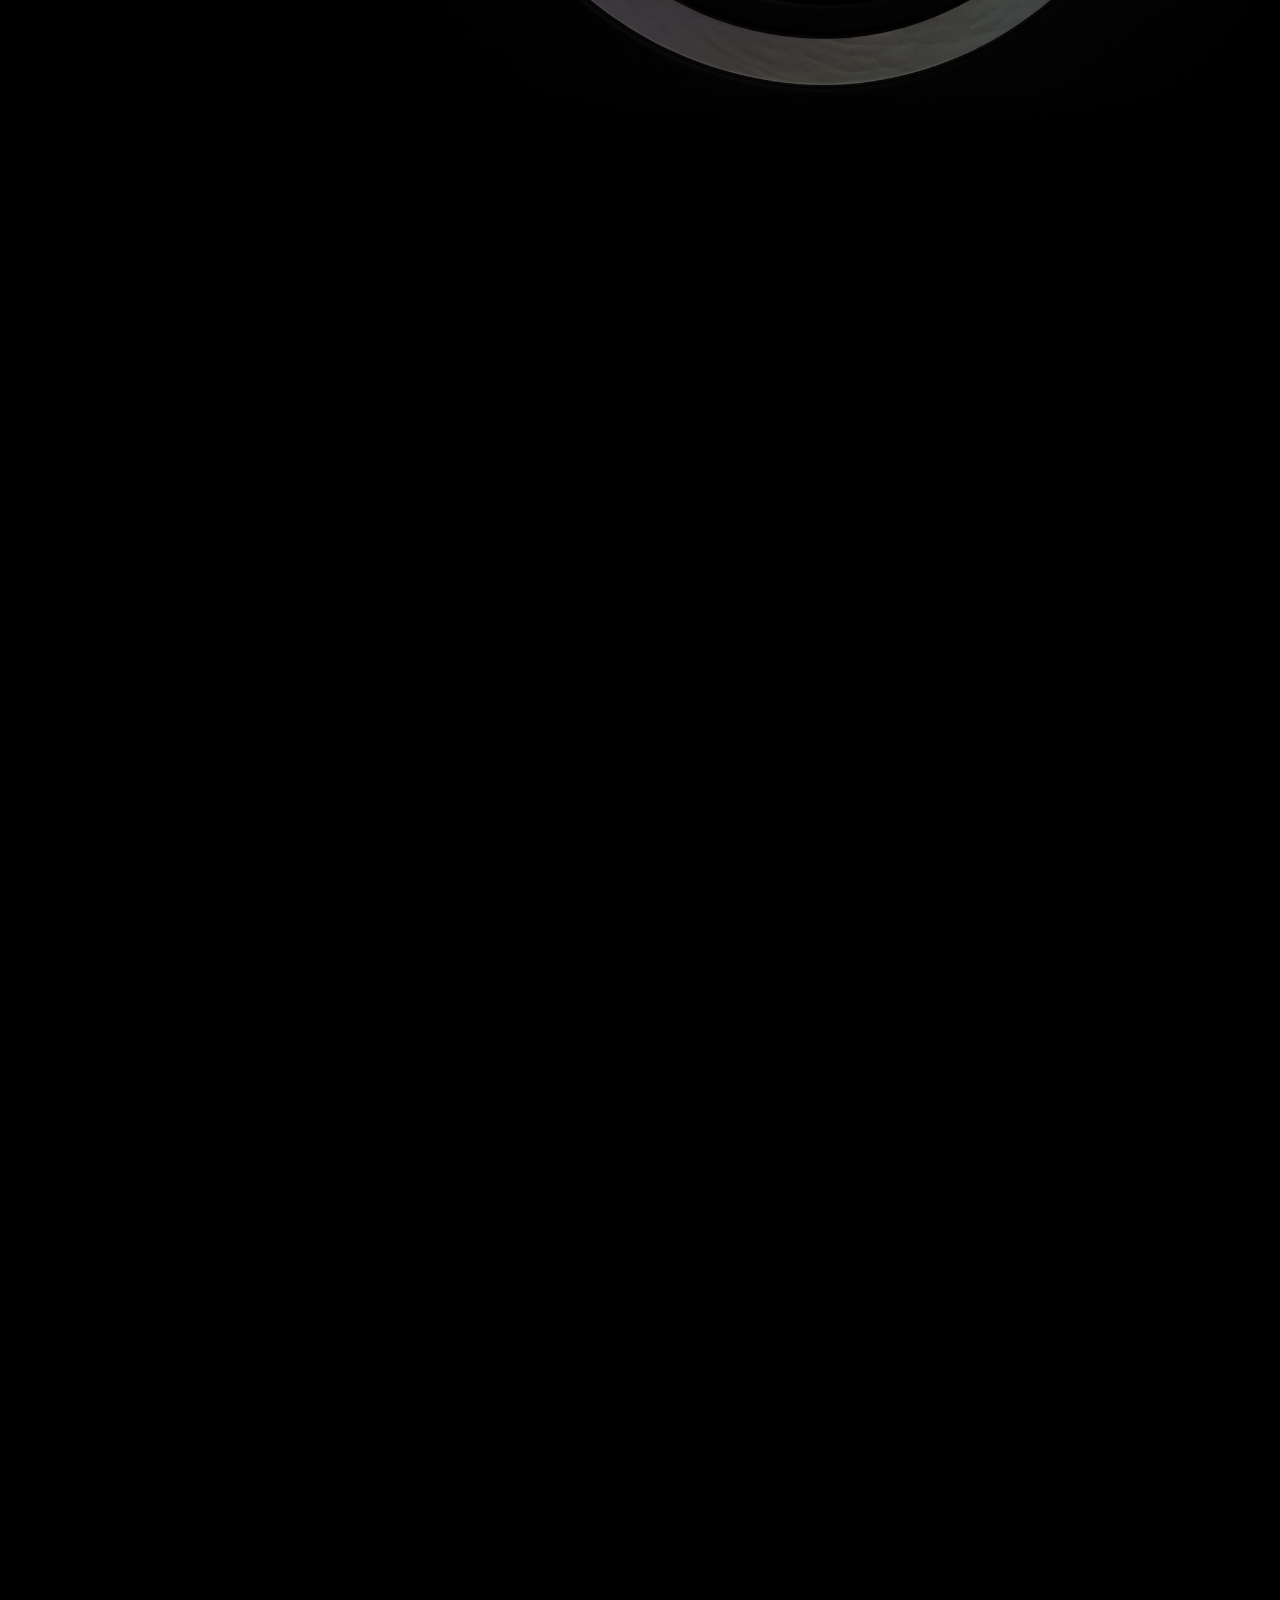
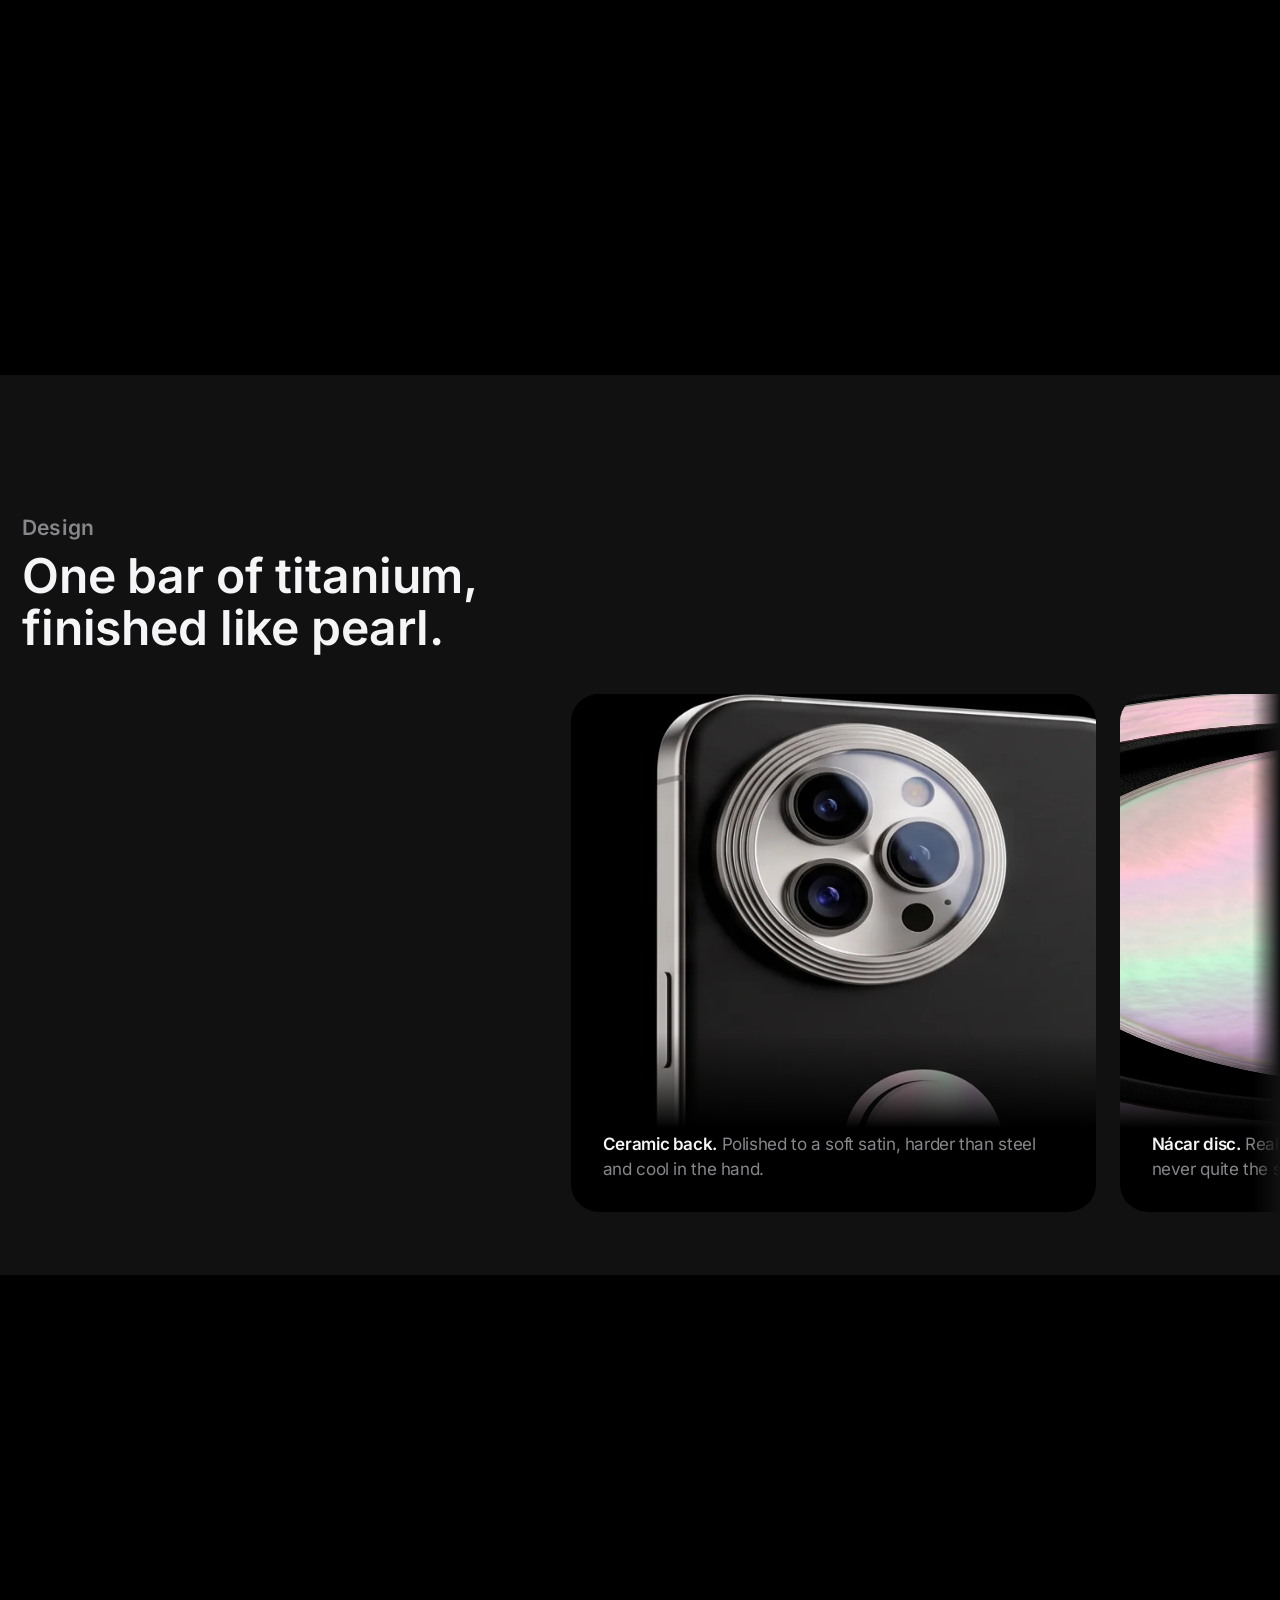
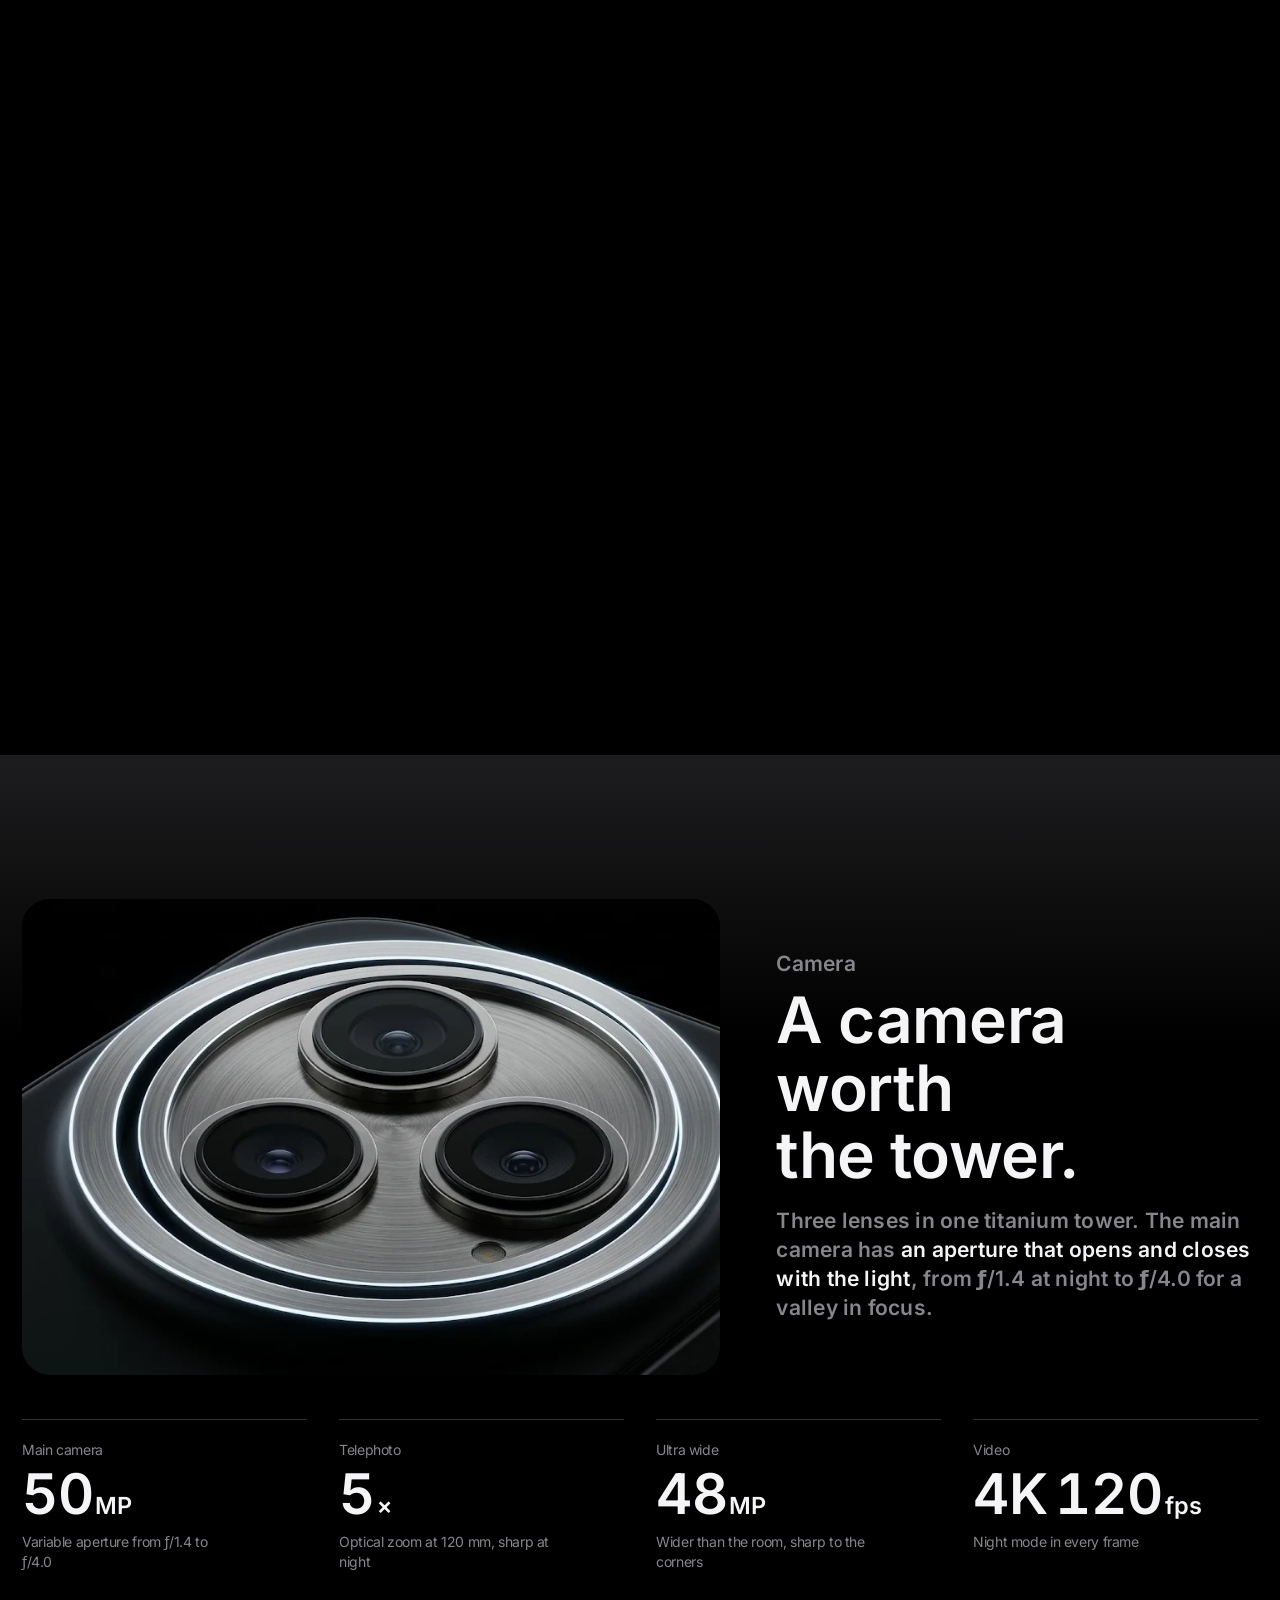
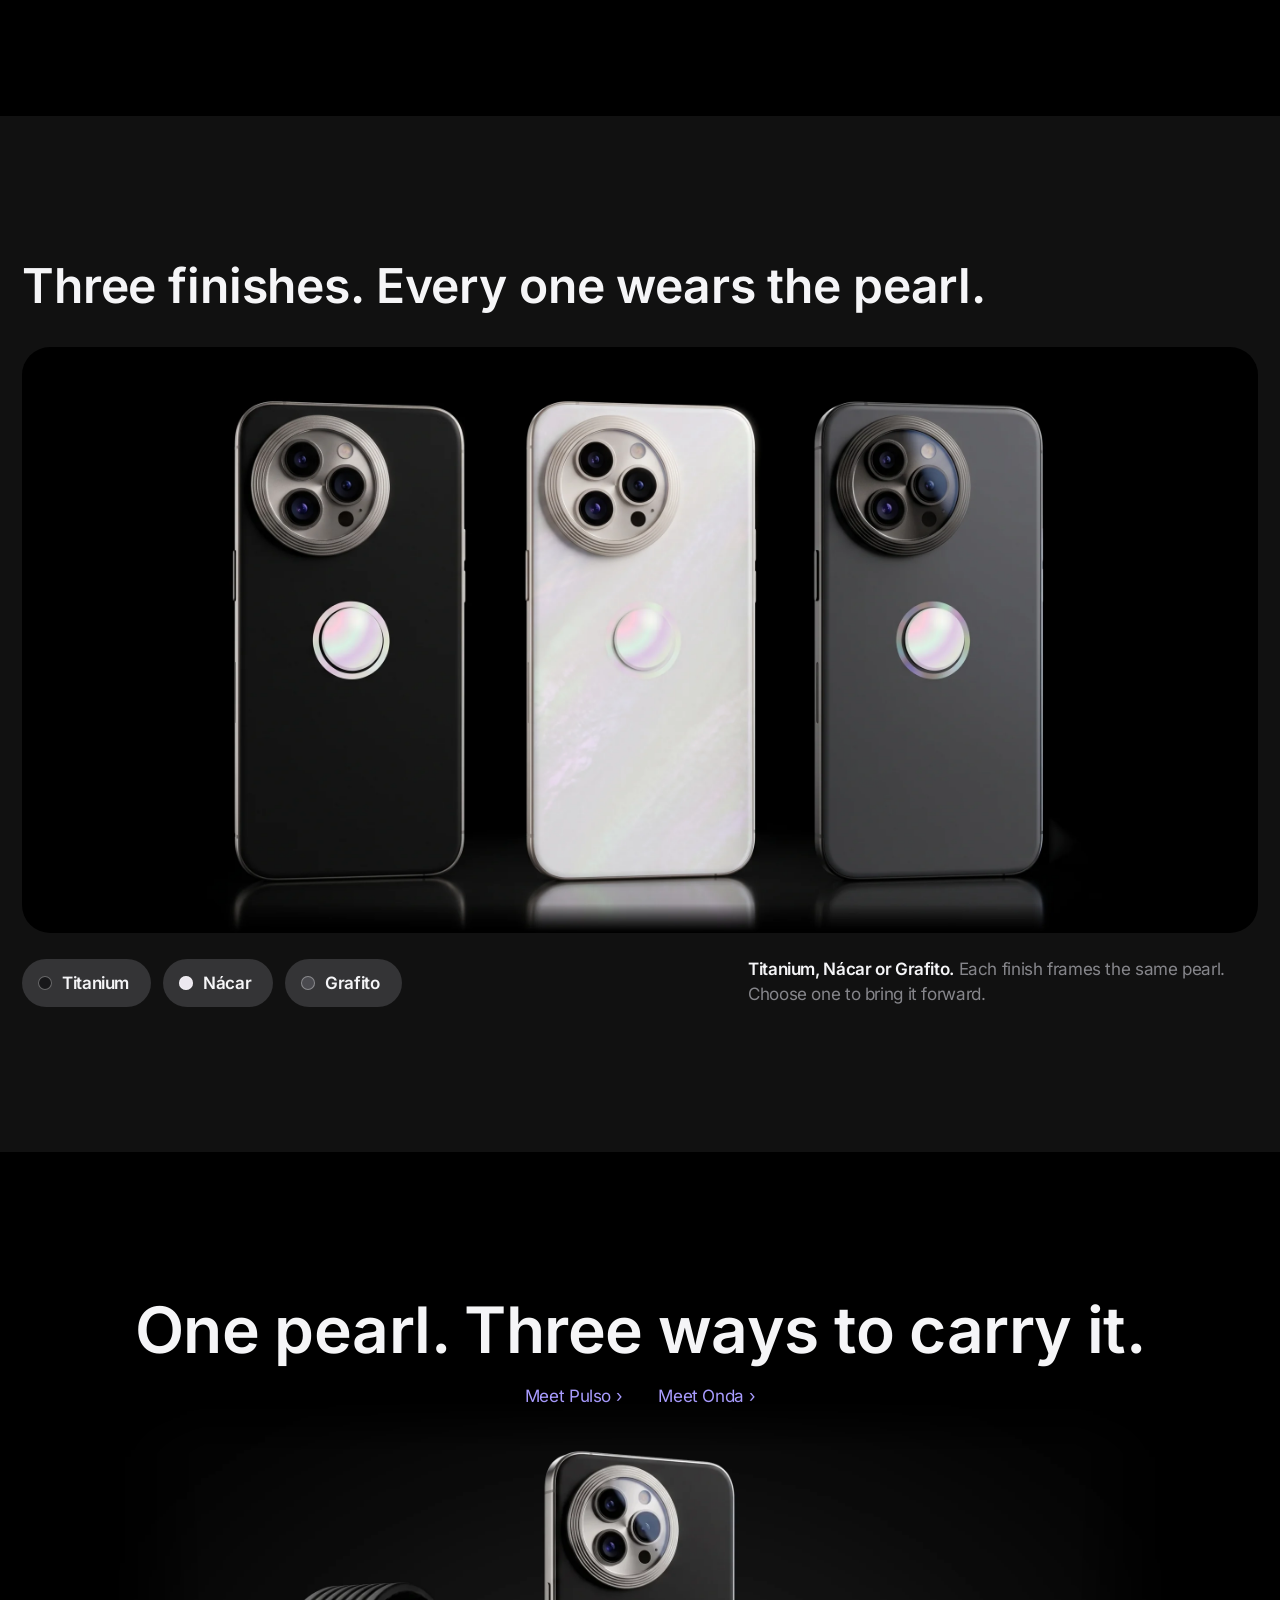
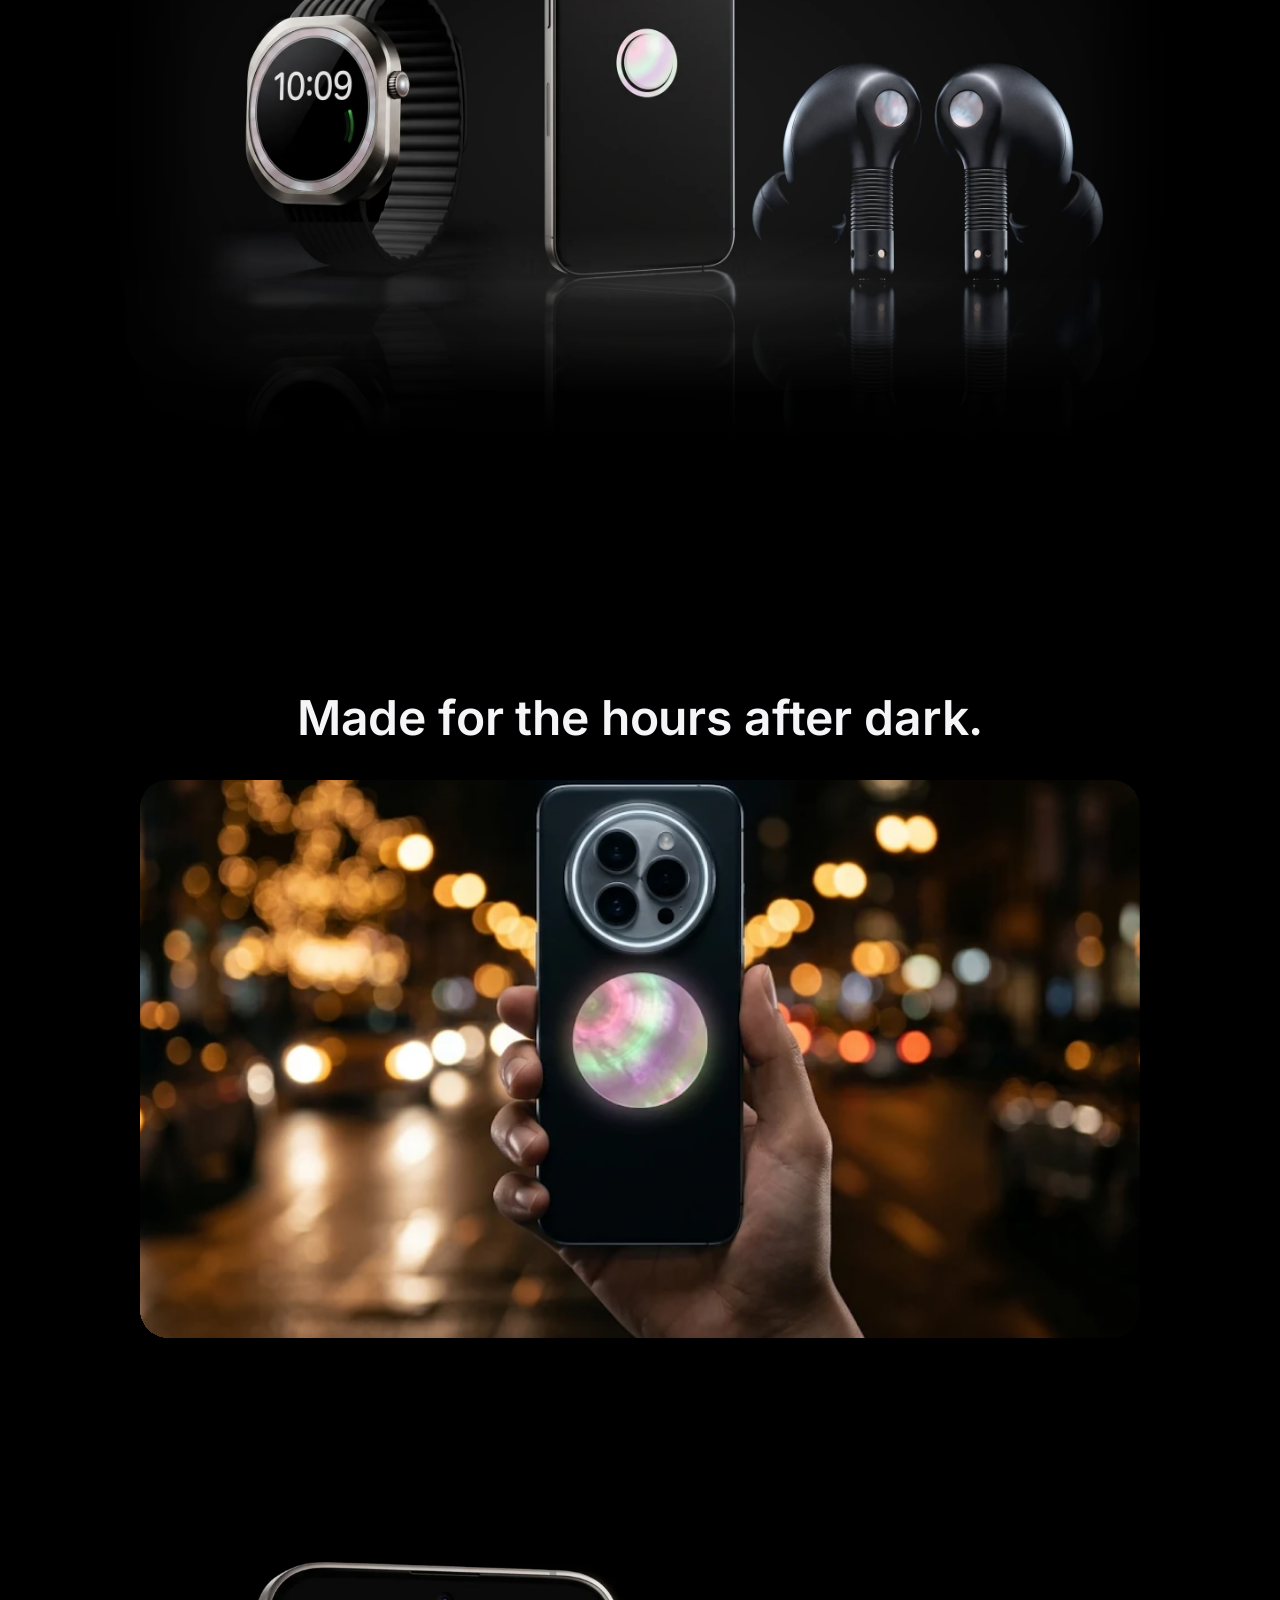
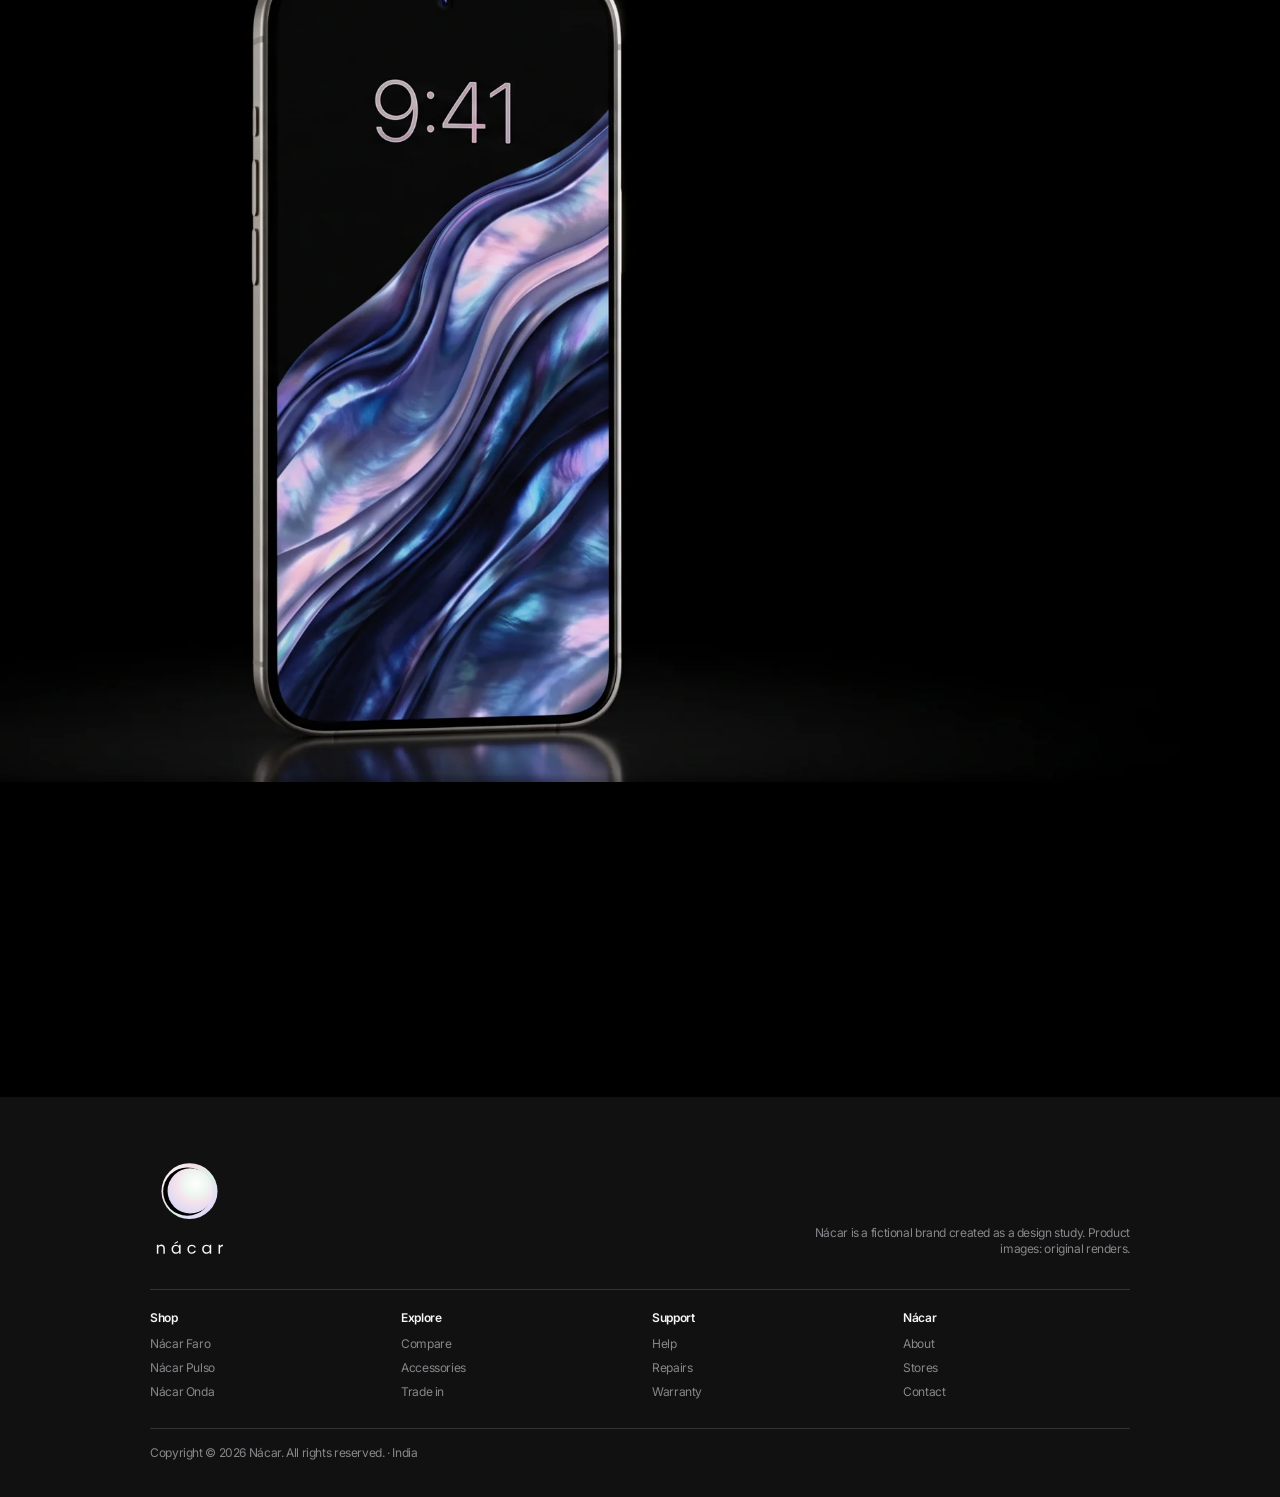
<file: faro.html>
<!doctype html>
<html lang="en">
<head>
<meta charset="utf-8">
<meta name="viewport" content="width=device-width, initial-scale=1, viewport-fit=cover">
<title>Nácar Faro · The light that stays on.</title>
<meta name="description" content="Nácar Faro: titanium, black ceramic and a disc of real mother-of-pearl, with a 50MP variable-aperture camera. From ₹1,19,900.">
<meta name="theme-color" content="#000000">
<meta property="og:type" content="website">
<meta property="og:title" content="Nácar Faro · The light that stays on.">
<meta property="og:description" content="Titanium, black ceramic and a disc of real mother-of-pearl, with a 50MP variable-aperture camera. From ₹1,19,900.">
<meta property="og:image" content="assets/og-faro.jpg">
<meta property="og:image:width" content="1200">
<meta property="og:image:height" content="630">
<meta name="twitter:card" content="summary_large_image">
<meta name="twitter:title" content="Nácar Faro · The light that stays on.">
<meta name="twitter:description" content="Titanium, black ceramic and a disc of real mother-of-pearl, with a 50MP variable-aperture camera. From ₹1,19,900.">
<meta name="twitter:image" content="assets/og-faro.jpg">
<link rel="icon" href="brand/favicon.svg" type="image/svg+xml">
<link rel="apple-touch-icon" href="brand/apple-touch-icon.png">
<link rel="preload" href="fonts/inter.woff2" as="font" type="font/woff2" crossorigin>
<link rel="preload" href="assets/faro-turn-back.webp" as="image" media="(min-width: 735px)" fetchpriority="high">
<link rel="preload" href="assets/faro-turn-back-m.webp" as="image" media="(max-width: 734px)" fetchpriority="high">
<link rel="stylesheet" href="scrollcraft.css">
<link rel="stylesheet" href="site.css">
<style>
/* ===================================================== faro.html only ==
   Every scroll-driven value reads a page variable (--p) that mirrors the
   engine's --sc-p, so html.rm can pin it to a still frame.               */
/* Two-tier chrome: the logo bar (44px, top 0) and the product capsule
   (52px, top 52) are both always on screen, 92% opaque with the shared blur
   from site.css. Faro positions them `fixed` rather than `sticky`: on this
   page the two render identically (the logo bar is the first thing in the
   document and the capsule already sits at 52px), but fixed chrome takes no
   flow space, so the pinned hero starts at 0 and looks the same at scroll 0
   as while pinned, and shoot.mjs grades copy that passes under the bars
   against the page instead of against the bars.
   --chrome is the height every stage keeps clear at its top. */
:root { --chrome: 104px; }
.gnav { position: fixed; top: 0; left: 0; right: 0; }
.lnav { position: fixed; top: 52px; left: 0; right: 0; margin: 0 auto; }
section[id] { scroll-margin-top: calc(var(--chrome) + 12px); }
html { scroll-padding-top: calc(var(--chrome) + 12px); }  /* focused controls never land under the bars */
.br-m { display: none; }
@media (max-width: 734px) { .br-m { display: inline; } }

/* ------------------------------------------------------------ 1 · HERO --
   The hero is the opening of the TURN act: one pinned stage, one phone.
   While the reader scrolls the first half-screen, the hero planes leave at
   different rates, written by the TURN script as --s (px scrolled into the
   act) and --hp (0..1):
     glow   0.45x, fading          word + tagline block  1x (they scroll off
     beam   1.5x, sweeping 22deg   like ordinary content)
   and the phone itself (the 3D box) eases from its hero pose, larger and
   bleeding off the bottom under the tagline, to centre stage (--hand),
   where it turns. No second phone ever enters.                          */
.hero {
  --word-top: calc(var(--chrome) + 5svh);
  --word-size: min(12vw, 17svh, 11rem);
  --copy-top: calc(var(--word-top) + var(--word-size) * 0.95);
  --s: 0; --hp: 0; --hand: 0;
}
.hero__glow-plane, .hero__beam-plane { position: absolute; inset: 0; pointer-events: none; }
.hero__glow-plane { z-index: 1; transform: translateY(calc(var(--s) * -0.45px)); opacity: calc(1 - var(--hp) * 0.7); }
.hero__glow {
  position: absolute; left: 50%; top: 58%;
  width: min(118vmin, 1100px); aspect-ratio: 1; translate: -50% -50%;
  border-radius: 50%;
  background: radial-gradient(closest-side,
    rgba(232, 228, 244, 0.20) 0%, rgba(226, 222, 240, 0.085) 42%, rgba(220, 216, 236, 0.025) 72%, transparent 100%);
  transform: scale(calc(0.85 + var(--hp) * 0.3));
}
.hero__word {
  position: absolute; z-index: 2; left: 0; right: 0; top: var(--word-top);
  text-align: center; color: var(--porcelain);
  font-size: var(--word-size); line-height: 0.92; font-weight: 600; letter-spacing: -0.035em;
  transform: translateY(calc(var(--s) * -1px));
}
.hero__beam-plane { z-index: 4; mix-blend-mode: screen; transform: translateY(calc(var(--s) * -1.5px)); opacity: calc(1 - var(--hp)); }
.hero__beam {
  position: absolute; left: -24vw; top: 26%;
  width: 150vw; height: 34svh;
  transform-origin: 0% 50%;
  transform: rotate(calc(-9deg + var(--hp) * 22deg));
  clip-path: polygon(0 49.2%, 100% 0, 100% 100%, 0 50.8%);
  background: linear-gradient(to bottom,
    transparent 0%, rgba(255, 255, 255, 0.018) 28%, rgba(255, 255, 255, 0.07) 46%,
    rgba(255, 255, 255, 0.13) 50%, rgba(255, 255, 255, 0.07) 54%, rgba(255, 255, 255, 0.018) 72%, transparent 100%);
  -webkit-mask-image: linear-gradient(to right, transparent 0%, #000 22%, #000 48%, transparent 92%);
          mask-image: linear-gradient(to right, transparent 0%, #000 22%, #000 48%, transparent 92%);
}
.hero__floor {             /* dissolves the phone where it bleeds off the stage in its hero pose */
  position: absolute; z-index: 5; left: 0; right: 0; bottom: 0; height: 14svh; pointer-events: none;
  background: linear-gradient(to bottom, transparent, rgba(0,0,0,0.9));
  opacity: calc(1 - var(--hand));
}
/* Tagline and price/Buy are one block, centred under the word. */
.hero__copy {
  position: absolute; z-index: 6; left: var(--edge); right: var(--edge); top: var(--copy-top);
  display: flex; align-items: center; justify-content: center; gap: 28px; flex-wrap: wrap;
  transform: translateY(calc(var(--s) * -1px));
}
@media (max-width: 734px) {
  .hero { --word-top: calc(var(--chrome) + 2.5svh); --word-size: 28vw; --copy-top: calc(var(--word-top) + 28vw * 0.97); }
  .hero__copy { flex-direction: column; gap: 12px; text-align: center; }
  .hero__glow { top: 66%; }
  .hero__beam { top: 40%; height: 26svh; }
  .hero__floor { height: 10svh; }
}

/* ------------------------------------------------------------ 2 · TURN --
   Anticipation. A pinned act in which the phone turns under the scroll:
   back -> left edge -> front. The three renders are mounted as faces of
   one CSS 3D box (tools/turn_assets.py makes the aligned faces), and page
   JS writes --th (0..180deg) from the act's own visible life, so the box
   really rotates in perspective: the back face foreshortens and darkens
   as the edge swings in, the edge faces the reader at 90deg, and the front
   arrives with its display coming up from 30% to full brightness.
   Everything for this act lives in this block, the TURN markup and the
   TURN script; nothing else on the page references it.                   */
.turn {
  --fh: 64svh;                        /* face height */
  --fw: calc(var(--fh) * 0.4593);     /* 496 / 1080 */
  --ft: calc(var(--fh) * 0.0731);     /*  79 / 1080: the titanium edge */
  --cy: calc(var(--chrome) + (100svh - var(--chrome)) * 0.5);
  --th: 0deg; --copy: 0; --shift: 0;
}
.turn__stage { background: var(--obsidian); }
.turn__scene {
  position: absolute; inset: 0; z-index: 3; pointer-events: none;
  --cx: calc(50vw + var(--shift) * 14vw);
  perspective: calc(var(--fh) * 3.2);
  perspective-origin: var(--cx) var(--cy);
}
.turn__box {
  position: absolute; width: var(--fw); height: var(--fh);
  left: calc(var(--cx) - var(--fw) / 2); top: calc(var(--cy) - var(--fh) / 2);
  transform-style: preserve-3d;
  transform: translateY(var(--ty, 0px)) scale(var(--sc, 1)) rotateY(var(--th));
}
.turn__face {
  position: absolute; top: 0; left: 0; width: var(--fw); height: var(--fh);
  background: center / 100% 100% no-repeat;
  -webkit-backface-visibility: hidden; backface-visibility: hidden;
}
.turn__face::after {                  /* light falloff across a turned face */
  content: ""; position: absolute; inset: 0;
  -webkit-mask: var(--img) center / 100% 100% no-repeat; mask: var(--img) center / 100% 100% no-repeat;
  background: linear-gradient(var(--dir, 90deg), rgba(0,0,0,0) 0%, rgba(0,0,0,0.55) 55%, rgba(0,0,0,0.92) 100%);
  opacity: var(--fall, 0);
}
.turn__face--back  { --img: url("assets/faro-turn-back.webp");  background-image: var(--img);
  transform: translateZ(calc(var(--ft) / 2)); filter: brightness(var(--bb, 1)); }
.turn__face--front { --img: url("assets/faro-turn-front.webp"); background-image: var(--img); --dir: 270deg;
  transform: rotateY(180deg) translateZ(calc(var(--ft) / 2)); filter: brightness(var(--fb, 0.3)); }
.turn__face--edge  { --img: url("assets/faro-turn-side.webp");  background-image: var(--img);
  width: var(--ft); left: calc(var(--fw) / 2 - var(--ft) / 2);
  transform: rotateY(-90deg) translateZ(calc(var(--fw) / 2)); filter: brightness(var(--eb, 0.5)); }
/* a specular band that crosses the back as it swings away */
.turn__glint {
  position: absolute; inset: 0; overflow: hidden; pointer-events: none;
  -webkit-mask: var(--img) center / 100% 100% no-repeat; mask: var(--img) center / 100% 100% no-repeat;
  mix-blend-mode: screen; opacity: var(--ga, 0);
}
.turn__glint::before {
  content: ""; position: absolute; top: -10%; bottom: -10%; width: 40%; left: -40%;
  transform: translateX(calc(var(--gx, 0) * 350%)) skewX(-12deg);
  background: linear-gradient(90deg, transparent, rgba(255,255,255,0.28) 50%, transparent);
}
.turn__floor {
  position: absolute; z-index: 0; left: var(--cx); top: calc(var(--cy) + var(--fh) * 0.5 - 2px);
  width: calc(var(--pw, var(--fw)) * 2.2); height: 60px; translate: -50% -50%; opacity: var(--hand, 1);
  background: radial-gradient(closest-side, rgba(236, 233, 246, 0.14), rgba(236, 233, 246, 0.04) 60%, transparent);
}
.turn__copy {
  position: absolute; z-index: 6; left: var(--edge); top: 0; bottom: 0;
  width: min(580px, 40vw);
  display: flex; flex-direction: column; justify-content: center; gap: 22px;
  opacity: var(--copy); transform: translateY(calc((1 - var(--copy)) * 18px));
}
.turn__copy .t-lede { max-width: 26em; }
@media (max-width: 734px) {
  .turn { --fh: 50svh; --cy: calc(var(--chrome) + 16px + var(--fh) / 2); }
  .turn__scene { --cx: 50vw; }
  .turn__copy { left: var(--edge); right: var(--edge); width: auto; top: auto; bottom: 5svh; justify-content: flex-end; gap: 14px; }
  .turn__face--back  { --img: url("assets/faro-turn-back-m.webp"); }
  .turn__face--front { --img: url("assets/faro-turn-front-m.webp"); }
  .turn__face--edge  { --img: url("assets/faro-turn-side-m.webp"); }
}
html.rm .turn__stage { position: relative; height: 100svh; overflow: clip; }
/* Motion off: the stage holds the hero pose; the arrival (front view and
   display copy) is drawn as a still block under it. */
.turn__rm { display: none; }
html.rm .turn__copy { display: none; }
html.rm .turn__rm {
  display: grid; grid-template-columns: minmax(0, 1fr) auto; align-items: center; gap: 48px;
  width: min(var(--w-media), 100% - 44px); margin: 0 auto; padding-block: 72px 24px;
}
html.rm .turn__rm img { width: auto; height: min(64svh, 560px); }
@media (max-width: 734px) {
  html.rm .turn__rm { grid-template-columns: 1fr; justify-items: center; text-align: left; }
  html.rm .turn__rm img { height: 50svh; }
}

/* ------------------------------------------------------------ 3 · PEAK --
   The pearl lights up. Unlit plate underneath, lit plate on top, revealed
   through a soft elliptical window whose centre travels with scroll (k),
   then floods to full (f). A specular sheen crosses with it (s).         */
.peak {
  --p: var(--sc-p, 0);
  --k: clamp(0, calc((var(--p) - 0.06) / 0.6), 1);
  --f: clamp(0, calc((var(--p) - 0.58) / 0.3), 1);
  --s: clamp(0, calc((var(--p) - 0.04) / 0.72), 1);
  --plate-h: 88svh;
  --plate-x: 64vw;           /* where the ring's centre sits, horizontally */
}
.peak__stage { background: var(--obsidian); }
.peak__plate {
  position: absolute; z-index: 1;
  height: var(--plate-h); aspect-ratio: 2400 / 1340;
  left: calc(var(--plate-x) - var(--plate-h) * 0.8866);   /* 1.791 x 0.495 */
  top: calc(50svh - var(--plate-h) * 0.513);
  transform-origin: 49.5% 51.3%;
  transform: scale(calc(1.06 - var(--p) * 0.06));
}
.peak__plate img { position: absolute; inset: 0; width: 100%; height: 100%; max-width: none; }
/* The dark state is still nacre: the unlit plate is pulled down a stop and
   17% of the lit plate always glows through it, so a little iridescence is
   visible before the light arrives ("off", not "grey"). */
.peak__unlit { filter: brightness(0.72) contrast(1.08); }
.peak__lit {
  --lx: calc(20% + var(--k) * 58%);
  --ly: calc(26% + var(--k) * 36%);
  --rx: calc(12.5% + var(--f) * 62%);
  --ry: calc(22.4% + var(--f) * 111%);
  -webkit-mask-image:
    radial-gradient(ellipse var(--rx) var(--ry) at var(--lx) var(--ly),
      #000 0%, rgba(0,0,0,0.9) 34%, rgba(0,0,0,0.42) 64%, transparent 100%),
    linear-gradient(100deg, rgba(0,0,0,calc(var(--k) * 0.34)) 0%, rgba(0,0,0,calc(var(--k) * 0.34)) calc(var(--lx) - 16%), transparent calc(var(--lx) + 4%)),
    linear-gradient(rgba(0,0,0,calc(0.17 + var(--f) * 0.83)), rgba(0,0,0,calc(0.17 + var(--f) * 0.83)));
          mask-image:
    radial-gradient(ellipse var(--rx) var(--ry) at var(--lx) var(--ly),
      #000 0%, rgba(0,0,0,0.9) 34%, rgba(0,0,0,0.42) 64%, transparent 100%),
    linear-gradient(100deg, rgba(0,0,0,calc(var(--k) * 0.34)) 0%, rgba(0,0,0,calc(var(--k) * 0.34)) calc(var(--lx) - 16%), transparent calc(var(--lx) + 4%)),
    linear-gradient(rgba(0,0,0,calc(0.17 + var(--f) * 0.83)), rgba(0,0,0,calc(0.17 + var(--f) * 0.83)));
}
/* Specular: a bright diagonal band, screened over the nacre and masked by
   the nacre's own luminance, so it only catches on shell, never on air. */
.peak__sheen {
  position: absolute; inset: 0; overflow: hidden; pointer-events: none;
  mix-blend-mode: screen;
  opacity: calc(0.25 + var(--k) * 0.75 - var(--f) * 0.6);
  -webkit-mask-image: url("assets/faro-pearl-lit.webp");
          mask-image: url("assets/faro-pearl-lit.webp");
  -webkit-mask-size: 100% 100%; mask-size: 100% 100%;
  mask-mode: luminance;
}
.peak__sheen::before {
  content: ""; position: absolute; top: -12%; bottom: -12%; left: 4%; width: 26%;
  transform: translateX(calc(var(--s) * 255%)) skewX(-16deg);
  background: linear-gradient(90deg,
    transparent 0%, rgba(255, 255, 255, 0.05) 30%, rgba(255, 252, 255, 0.5) 47%,
    rgba(255, 255, 255, 0.72) 50%, rgba(255, 252, 255, 0.5) 53%, rgba(255, 255, 255, 0.05) 70%, transparent 100%);
}
.peak__copy {
  position: absolute; z-index: 4; left: var(--edge); top: 0; bottom: 0;
  width: min(31rem, calc(var(--plate-x) - var(--plate-h) * 0.43 - var(--edge) - 24px));
  display: flex; flex-direction: column; justify-content: center; gap: 28px;
}
.peak__copy .t-lede { max-width: 22em; }
@media (max-width: 734px) {
  .peak { --plate-h: 104vw; --plate-x: 50vw; }
  .peak__plate { top: calc(52svh - var(--plate-h) * 0.513); }
  .peak__sheen { -webkit-mask-image: url("assets/faro-pearl-lit-m.webp"); mask-image: url("assets/faro-pearl-lit-m.webp"); }
  .peak__copy { right: var(--edge); width: auto; top: calc(var(--chrome) + 3svh); bottom: 4.5svh; justify-content: space-between; }
}

/* -------------------------------------------------------- 4 · MATERIAL --
   A lateral travel on carbon. The heading holds still at the top of the
   stage; only the three cards travel. Cards are sized so that at rest two
   (desktop) or one (phone) sit whole in frame with the caption inside.   */
.mat { --p: var(--sc-p, 0); }
.mat__stage { background: var(--carbon); display: flex; flex-direction: column; }
.mat__head { padding: calc(var(--chrome) + 4svh) var(--edge) 0; flex: none; }
.mat__head .t-label { margin-bottom: 10px; }
.mat__head .t-headline { max-width: 16em; }
.mat__track {
  flex: 1; min-height: 0; display: flex;
  /* the rail's viewport: cards entering or leaving dissolve instead of being
     cut by the screen edge. The fade lives in the page gutter, so a card at
     rest on the content column is never touched by it. */
  --fade: max(var(--edge), 28px);
  -webkit-mask-image: linear-gradient(to right, transparent 0, #000 var(--fade), #000 calc(100% - var(--fade)), transparent 100%);
          mask-image: linear-gradient(to right, transparent 0, #000 var(--fade), #000 calc(100% - var(--fade)), transparent 100%);
}
/* extra travel on wide screens so the first card fully leaves as the last lands */
.mat__tail { flex: 0 0 96px; }
.mat__rail {
  width: max-content;
  gap: 24px; padding: 40px var(--edge) 7svh; align-items: stretch;
}
.mat__card { flex: 0 0 clamp(320px, 41vw, 560px); display: flex; flex-direction: column; }
.mat__media { position: relative; flex: 1; min-height: 0; overflow: hidden;
  -webkit-mask-image: linear-gradient(to bottom, #000 78%, transparent);
          mask-image: linear-gradient(to bottom, #000 78%, transparent); }
.mat__media img { position: absolute; max-width: none; }
.mat__cap { flex: none; padding: 4px 32px 30px; color: var(--ash); text-wrap: pretty; }
.mat__cap strong { color: var(--porcelain); }
/* Titanium: the edge-on side view, zoomed onto the buttons */
.m-ti img  { height: 205%; left: 50%; top: -18%; transform: translateX(-50.8%); }
/* Ceramic: the camera tower and the black back around it */
.m-ce img  { height: 250%; left: 50%; top: -22%; transform: translateX(-47%); }
/* Nácar: the lit disc */
.m-na img  { height: 125%; left: 50%; top: -12%; transform: translateX(-51.5%); }
/* Page JS writes --vis (0..1) per card from its live position: a card that
   is leaving past the content column's left edge fades out whole, and a
   caption only shows while its card sits entirely inside the column, so no
   frame shows a sliced card with a clipped caption. */
.mat__card { opacity: var(--vis, 1); }
.mat__cap { opacity: var(--capvis, 1); transition: opacity 240ms var(--ease); }
@media (max-width: 734px) {
  .mat__head { padding-top: calc(var(--chrome) + 2.5svh); }
  .mat__rail { gap: 14px; padding-top: 24px; padding-bottom: 5svh; }
  .mat__card { flex-basis: calc(100vw - 44px); }
  .mat__cap { padding: 4px 22px 22px; }
  .mat__tail { display: none; }
}

/* ---------------------------------------------------------- 5 · CAMERA --
   One heading, one real macro of the tower (a 28px tile, never wider than
   its 840px source), one row of hairline stat blocks. Desktop: image left,
   copy right, stats under both, all in one 1440x900 frame.              */
.cam { padding-block: var(--pad-section); }
.cam__row {
  display: grid; grid-template-columns: minmax(0, 1.45fr) minmax(0, 1fr);
  gap: 56px; align-items: center;
}
.cam__head { order: 2; }
.cam__head .t-label { margin-bottom: 10px; }
.cam__head .t-lede { margin-top: 18px; }
.cam__visual {
  order: 1; margin: 0; max-width: 840px; width: 100%; aspect-ratio: 840 / 572;
  border-radius: var(--r-tile); overflow: hidden; background: var(--obsidian);
}
.cam__visual img { display: block; width: 100%; height: 100%; object-fit: cover; }
.cam__stats { margin-top: 44px; }
.cam__stats .num small { font-size: 0.42em; letter-spacing: 0; }
@media (max-width: 734px) {
  .cam__row { grid-template-columns: 1fr; gap: 28px; }
  .cam__head, .cam__visual { order: 0; }
  .cam__stats { margin-top: 36px; }
}

/* -------------------------------------------------------- 6 · FINISHES -- */
.fin__h { margin-bottom: 36px; }
.fin__tile { height: min(calc(100vw * 0.56), calc(100svh - var(--chrome) - 210px)); min-height: 420px; }
.fin__img {
  position: absolute; top: 0; left: 50%; height: 100%; width: auto; max-width: none;
  translate: -50% 0;
  transform: scale(var(--z, 1)) translateX(var(--tx, 0%));
  transition: transform 1000ms var(--ease);
}
.fin__spot {
  position: absolute; inset: 0; pointer-events: none;
  background: radial-gradient(ellipse 24% 62% at 50% 52%, transparent 55%, rgba(0, 0, 0, 0.62) 100%);
  opacity: var(--spot, 0); transition: opacity 800ms var(--ease);
}
.fin__bar { display: flex; align-items: center; justify-content: space-between; gap: 32px; margin-top: 24px; }
.fin__chips { display: flex; gap: 12px; flex-wrap: wrap; }
.fin__cap { max-width: 30em; color: var(--ash); min-height: 3em; }
.fin__cap strong { color: var(--porcelain); }
@media (max-width: 734px) {
  .fin__h { margin-bottom: 32px; }
  .fin__tile { aspect-ratio: auto; height: 112vw; }
  .fin__bar { flex-direction: column; align-items: flex-start; gap: 20px; margin-top: 24px; }
  .chip { padding: 12px 18px 12px 14px; font-size: 15px; }
}

/* ---------------------------------------------------------- 7 · FAMILY --
   Heading and the whole line-up in one frame, on a studio ground: the
   line-up stands at 81% of the render's height. A soft floor light sits on
   that line, and a flipped copy (screen, 16%) mirrors the products below
   it, fading out over a short distance.                                  */
.fam { padding-block: var(--pad-section) calc(var(--pad-section) * 0.5); overflow-x: clip; }
.fam__head { text-align: center; }
.fam__links { display: flex; justify-content: center; gap: 36px; margin-top: 20px; }
.fam__media { position: relative; margin-top: 16px; }
.fam__stage { position: relative; width: min(1120px, 100%, 118svh); margin-inline: auto; margin-bottom: 9%; }
.fam__img {
  position: relative; z-index: 0; width: 100%; height: auto;
  /* the render's ground is a near-black vignette, not #000: dissolve its edges */
  -webkit-mask-image: linear-gradient(to right, transparent, #000 9%, #000 91%, transparent), linear-gradient(to bottom, transparent, #000 9%, #000 91%, transparent);
  -webkit-mask-composite: source-in;
          mask-image: linear-gradient(to right, transparent, #000 9%, #000 91%, transparent), linear-gradient(to bottom, transparent, #000 9%, #000 91%, transparent);
          mask-composite: intersect;
}
.fam__floor {
  position: absolute; left: 0; right: 0; top: 71%; height: 22%; z-index: 1; pointer-events: none;
  background: radial-gradient(ellipse 44% 50% at 50% 46%, rgba(236, 233, 246, 0.08), rgba(236, 233, 246, 0.02) 55%, transparent 80%);
  mix-blend-mode: screen;
}
.fam__reflect {
  position: absolute; z-index: 2; left: 0; width: 100%; top: 62%; aspect-ratio: 2400 / 1340;
  pointer-events: none; opacity: 0.16; mix-blend-mode: screen;
  -webkit-mask-image: linear-gradient(to right, transparent, #000 14%, #000 86%, transparent), linear-gradient(to bottom, transparent 18.6%, #000 19.4%, transparent 45%);
  -webkit-mask-composite: source-in;
          mask-image: linear-gradient(to right, transparent, #000 14%, #000 86%, transparent), linear-gradient(to bottom, transparent 18.6%, #000 19.4%, transparent 45%);
          mask-composite: intersect;
}
.fam__reflect img { width: 100%; height: 100%; max-width: none; transform: scaleY(-1); }
@media (max-width: 734px) {
  .fam__stage { width: 118%; margin-left: -9%; }
}

/* ----------------------------------------------------------- 7b · NIGHT --
   A lifestyle breath before the buy: one line, one photograph in a 28px
   tile (never wider than 1000px: the source is 1024px). The photo drifts
   slowly inside its tile (engine parallax on a flow act), no pin.        */
.night { padding-block: calc(var(--pad-section) * 0.6) var(--pad-section); }
.night__h { text-align: center; margin-bottom: 36px; }
.night__tile { width: min(1000px, 100% - 44px); margin: 0 auto; aspect-ratio: 1024 / 572; }
.night__par { position: absolute; inset: -7% 0; }
.night__par img { width: 100%; height: 100%; object-fit: cover; object-position: 50% 50%; }
@media (max-width: 734px) {
  .night { padding-block: 40px 48px; }
  .night__h { margin-bottom: 20px; }
  .night__tile { aspect-ratio: 5 / 4; }
}

/* ------------------------------------------------------------- 8 · BUY --
   The page stops. Copy holds; the phone settles to rest.                 */
.buy { --p: var(--sc-p, 0); }
.buy__stage { background: var(--obsidian); }
.buy__img {
  position: absolute; z-index: 1; max-width: none;
  height: 100svh; width: auto; left: calc(34vw - 100svh * 0.895); top: 2svh;
  transform: scale(calc(1.05 - var(--p) * 0.05)); transform-origin: 50% 55%;
}
.buy__copy {
  position: absolute; z-index: 2; left: 52vw; right: var(--edge); top: 0; bottom: 0;
  display: flex; flex-direction: column; justify-content: center; gap: 24px;
}
.buy__copy .t-body { color: var(--ash); max-width: 30em; }
.buy__ctas { display: flex; gap: 16px; margin-top: 8px; }
@media (max-width: 734px) {
  .buy__img { width: 170vw; height: auto; left: 50%; top: calc(var(--chrome) + 1svh); transform: translateX(-50%) scale(calc(1.05 - var(--p) * 0.05)); }
  .buy__copy { left: var(--edge); top: auto; bottom: 6svh; gap: 18px; }
}

/* ------------------------------------------------ PHONE LENGTH (<734px) --
   Tighter section air and slightly smaller media on phones (with the shorter
   pins set in the page script) keep the page near 11 screens at 390x844. */
@media (max-width: 734px) {
  .cam { padding-block: 56px; }
  .cam__visual { height: 82vw; }
  .fin.section { padding-block: 56px; }
  .fin__tile { height: 88vw; min-height: 0; }
  .fam { padding-block: 56px 16px; }
}

/* --------------------------------------------------- MOTION OFF (html.rm) --
   site.js has already turned the pinned acts into flow. Draw each stage
   as one still, complete frame.                                          */
html.rm .hero, html.rm .buy { --p: 0; }
html.rm .peak { --p: 1; }
html.rm .mat { --p: 1; }
html.rm :is(.hero__stage, .peak__stage, .buy__stage) { position: relative; height: 100svh; overflow: clip; }
html.rm .mat__stage { display: block; padding-block: var(--pad-section); }
html.rm .mat__head { padding-top: 0; }
html.rm .mat__rail {
  display: grid; width: auto; height: auto;
  grid-template-columns: repeat(3, 1fr); gap: 24px;
}
html.rm .mat__card { height: 600px; }
html.rm .mat__tail { display: none; }
html.rm .mat__card, html.rm .mat__cap { opacity: 1; }
html.rm .mat__track { -webkit-mask-image: none; mask-image: none; }
@media (max-width: 734px) {
  html.rm .mat__rail { grid-template-columns: 1fr; }
  html.rm .mat__card { height: 540px; }
}
</style>
</head>
<body data-nacar-manual>
<a class="skip-link" href="#main">Skip to content</a>


<nav class="gnav" aria-label="Global"><div class="gnav__in">
  <a class="gnav__logo" href="index.html"><img src="brand/nacar-logo-horizontal.svg" alt="nácar" width="81" height="22"></a>
  <div class="gnav__links">
    <a href="faro.html" aria-current="page">Faro</a><a href="pulso.html">Pulso</a><a href="onda.html">Onda</a><a href="support.html">Soporte</a>
  </div>
  <a class="gnav__bag" href="buy.html" aria-label="Bag"><svg viewBox="0 0 16 16" aria-hidden="true"><path d="M3 5h10l-.8 9H3.8z"/><path d="M5.5 5V4a2.5 2.5 0 015 0v1"/></svg></a>
</div></nav>

<nav class="lnav lnav--overlay" aria-label="Nácar Faro">
  <span class="lnav__name">Nácar Faro</span>
  <div class="lnav__right">
    <a href="#design">Design</a><a class="lnav__opt" href="#camera">Camera</a><a class="lnav__opt" href="#finishes">Finishes</a>
    <a class="pill pill-buy pill-sm" href="buy.html#faro">Buy</a>
  </div>
</nav>

<main id="main" tabindex="-1">

  <!-- 1+2 · HERO → TURN · stillness, then anticipation. ONE pinned stage,
       one phone: the hero planes scroll away at different rates while the
       phone eases to centre, then it turns back -> edge -> front and the
       display copy arrives with the front.
       Self-contained: the markup between TURN BEGIN and TURN END, the
       "2 · TURN" CSS block and the TURN script. -->
  <!-- TURN BEGIN -->
  <section class="turn hero" id="display" data-sc-act="pin" data-sc-span="2.75">
    <div data-sc-stage class="turn__stage">
      <div class="hero__glow-plane" aria-hidden="true"><div class="hero__glow"></div></div>
      <h1 class="hero__word"><span class="sr-only">Nácar </span>Faro</h1>
      <div class="turn__scene">
        <div class="turn__floor" aria-hidden="true"></div>
        <div class="turn__box" role="img"
             aria-label="Faro turning in the light: the black ceramic back with its camera tower and pearl, the titanium edge, then the front, its display showing a mother-of-pearl wallpaper at 9:41">
          <div class="turn__face turn__face--back"><div class="turn__glint"></div></div>
          <div class="turn__face turn__face--edge"></div>
          <div class="turn__face turn__face--front"></div>
        </div>
      </div>
      <div class="hero__beam-plane" aria-hidden="true"><div class="hero__beam"></div></div>
      <div class="hero__floor" aria-hidden="true"></div>
      <div class="hero__copy">
        <p class="t-subtitle">The light that stays on.</p>
        <p class="price-capsule">From ₹1,19,900 <a class="pill pill-buy" href="buy.html#faro">Buy</a></p>
      </div>
      <div class="turn__copy">
        <h2 class="t-hero">Brilliant at noon.<br class="br-d"> Quiet at midnight.</h2>
        <p class="t-lede">The 6.7-inch display reaches <strong>3,000 nits in midday sun</strong>, then settles to a soft glow after dark, so the screen never outshines the room.</p>
      </div>
    </div>
    <div class="turn__rm">
      <div class="sc-stack">
        <h2 class="t-hero">Brilliant at noon.<br class="br-d"> Quiet at midnight.</h2>
        <p class="t-lede">The 6.7-inch display reaches <strong>3,000 nits in midday sun</strong>, then settles to a soft glow after dark, so the screen never outshines the room.</p>
      </div>
      <picture><source media="(max-width: 734px)" srcset="assets/faro-turn-front-m.webp">
      <img src="assets/faro-turn-front.webp" width="496" height="1080" loading="lazy" decoding="async" alt="Faro from the front, its display showing a mother-of-pearl wallpaper at 9:41"></picture>
    </div>
  </section>
  <!-- TURN END -->

  <!-- 3 · PEAK · awe. pin, the longest span on the page. Scroll is the light. -->
  <section class="peak" id="pearl" data-sc-act="pin" data-sc-span="3">
    <div data-sc-stage class="peak__stage">
      <div class="peak__plate">
        <picture>
          <source media="(max-width: 734px)" srcset="assets/faro-pearl-unlit-m.webp">
          <img class="peak__unlit" src="assets/faro-pearl-unlit.webp" width="2400" height="1340" alt="" loading="lazy" decoding="async">
        </picture>
        <picture>
          <source media="(max-width: 734px)" srcset="assets/faro-pearl-lit-m.webp">
          <img class="peak__lit" src="assets/faro-pearl-lit.webp" width="2400" height="1340"
               alt="Close up of the mother-of-pearl disc on the back of Faro, lit and shifting from rose to green to violet" loading="lazy" decoding="async">
        </picture>
        <div class="peak__sheen" aria-hidden="true"></div>
      </div>
      <div class="peak__copy">
        <h2 class="t-display" data-sc-cue="0 1 0 0.025">The pearl<br> lights up.</h2>
        <p class="t-lede" data-sc-cue="0.56 1 0.28 0.05">A disc of <strong>real mother-of-pearl</strong>, cut from shell and set flush into the back. No two are alike, and each one answers the light in its own colours.</p>
      </div>
    </div>
  </section>

  <!-- 4 · MATERIAL · calm admiration. pan across three materials -->
  <section class="mat" id="design" data-sc-act="pan" data-sc-span="2.2">
    <div data-sc-stage class="mat__stage">
      <div class="mat__head">
        <p class="t-label muted">Design</p>
        <h2 class="t-headline">One bar of titanium, finished like pearl.</h2>
      </div>
      <div class="mat__track">
      <div class="mat__rail" data-sc-pan="0">
        <article class="mat__card tile">
          <div class="mat__media m-ti">
            <picture><source media="(max-width: 734px)" srcset="assets/faro-side-m.webp">
            <img src="assets/faro-side.webp" width="2400" height="1340" alt="Faro edge on, its brushed titanium frame and side buttons" loading="lazy" decoding="async"></picture>
          </div>
          <p class="mat__cap"><strong>Titanium frame.</strong> Milled from one billet of grade 5 titanium. At 199 grams, the lightest Faro yet.</p>
        </article>
        <article class="mat__card tile">
          <div class="mat__media m-ce">
            <img src="assets/faro-back.webp" width="2400" height="1340" alt="The camera tower rising from Faro's black ceramic back" loading="lazy" decoding="async">
          </div>
          <p class="mat__cap"><strong>Ceramic back.</strong> Polished to a soft satin, harder than steel and cool in the hand.</p>
        </article>
        <article class="mat__card tile">
          <div class="mat__media m-na">
            <picture><source media="(max-width: 734px)" srcset="assets/faro-pearl-lit-m.webp">
            <img src="assets/faro-pearl-lit.webp" width="2400" height="1340" alt="The mother-of-pearl disc, lit" loading="lazy" decoding="async"></picture>
          </div>
          <p class="mat__cap"><strong>Nácar disc.</strong> Real mother-of-pearl under sapphire crystal, never quite the same colour twice.</p>
        </article>
        <div class="mat__tail" aria-hidden="true"></div>
      </div>
      </div>
    </div>
  </section>

  <!-- 5 · CAMERA · capability. heading, one lens image, hairline stat row (entry counters) -->
  <section class="cam fade-band" id="camera">
    <div class="wrap-wide cam__row">
      <div class="cam__head" data-sc-in data-sc-stagger="70">
        <p class="t-label muted">Camera</p>
        <h2 class="t-hero">A camera worth the tower.</h2>
        <p class="t-lede">Three lenses in one titanium tower. The main camera has <strong>an aperture that opens and closes with the light</strong>, from ƒ/1.4 at night to ƒ/4.0 for a valley in focus.</p>
      </div>
      <figure class="cam__visual">
        <picture><source media="(max-width: 734px)" srcset="assets/faro-macro-camera-m.webp">
        <img src="assets/faro-macro-camera.webp" width="840" height="572" loading="lazy" decoding="async"
             alt="Extreme close up of Faro's round titanium camera tower: three lenses set in brushed metal, ringed by a thin line of light"></picture>
      </figure>
    </div>
    <div class="wrap-wide stats stats--4 cam__stats" data-sc-in data-sc-stagger="80">
      <div class="stat"><p class="eyebrow">Main camera</p><p class="num"><span data-sc-count="0 50" data-sc-count-ms="1200">50</span><small>MP</small></p><p class="cap">Variable aperture from ƒ/1.4 to ƒ/4.0</p></div>
      <div class="stat"><p class="eyebrow">Telephoto</p><p class="num"><span data-sc-count="0 5" data-sc-count-ms="1200">5</span><small>×</small></p><p class="cap">Optical zoom at 120 mm, sharp at night</p></div>
      <div class="stat"><p class="eyebrow">Ultra wide</p><p class="num"><span data-sc-count="0 48" data-sc-count-ms="1200">48</span><small>MP</small></p><p class="cap">Wider than the room, sharp to the corners</p></div>
      <div class="stat"><p class="eyebrow">Video</p><p class="num">4K<small>&nbsp;</small><span data-sc-count="0 120" data-sc-count-ms="1200">120</span><small>fps</small></p><p class="cap">Night mode in every frame</p></div>
    </div>
  </section>

  <!-- 6 · FINISHES · choice. tabs: the reader picks, the light follows -->
  <section class="fin section band" id="finishes">
    <div class="wrap-wide">
      <h2 class="t-headline fin__h" data-sc-in>Three finishes. Every one wears the pearl.</h2>
      <div class="tile fin__tile" data-fin>
        <picture><source media="(max-width: 734px)" srcset="assets/faro-finishes-m.webp">
        <img class="fin__img" src="assets/faro-finishes.webp" width="2400" height="1340" loading="lazy"
             alt="Faro in three finishes side by side: Titanium with a black back, Nácar with a pearl-white back, and Grafito" decoding="async"></picture>
        <div class="fin__spot" aria-hidden="true"></div>
      </div>
      <div class="fin__bar">
        <div class="fin__chips" role="group" aria-label="Choose a finish">
          <button class="chip" type="button" aria-pressed="false" data-f="0"><span class="chip__dot" style="background:#18181a"></span>Titanium</button>
          <button class="chip" type="button" aria-pressed="false" data-f="1"><span class="chip__dot" style="background:#ece8ef"></span>Nácar</button>
          <button class="chip" type="button" aria-pressed="false" data-f="2"><span class="chip__dot" style="background:#4a4a4f"></span>Grafito</button>
        </div>
        <p class="fin__cap t-body" aria-live="polite"><strong>Titanium, Nácar or Grafito.</strong> Each finish frames the same pearl. Choose one to bring it forward.</p>
      </div>
    </div>
  </section>

  <!-- 7 · FAMILY · belonging -->
  <section class="fam" id="family" data-sc-act="flow">
    <div class="wrap-wide fam__head" data-sc-in data-sc-stagger="70">
      <h2 class="t-hero">One pearl.<br class="br-m"> Three ways to carry it.</h2>
      <p class="fam__links"><a class="link-more" href="pulso.html">Meet Pulso</a><a class="link-more" href="onda.html">Meet Onda</a></p>
    </div>
    <div class="fam__media">
      <div data-sc-parallax="-0.5">
        <div class="fam__stage">
          <picture><source media="(max-width: 734px)" srcset="assets/family-m.webp">
          <img class="fam__img" src="assets/family.webp" width="2400" height="1340" loading="lazy"
               alt="Faro standing between the Pulso watch and the Onda earbuds, each carrying a pearl" decoding="async"></picture>
          <div class="fam__floor" aria-hidden="true"></div>
          <div class="fam__reflect" aria-hidden="true">
            <picture><source media="(max-width: 734px)" srcset="assets/family-m.webp">
            <img src="assets/family.webp" width="2400" height="1340" alt="" loading="lazy" decoding="async"></picture>
          </div>
        </div>
      </div>
    </div>
  </section>

  <!-- 7b · NIGHT · lifestyle breath: one line, one photograph, slow drift -->
  <section class="night" id="night" data-sc-act="flow">
    <h2 class="t-headline night__h wrap" data-sc-in>Made for the hours after dark.</h2>
    <figure class="tile night__tile">
      <div class="night__par" data-sc-parallax="-0.7">
        <picture><source media="(max-width: 734px)" srcset="assets/faro-hand-night-m.webp">
        <img src="assets/faro-hand-night.webp" width="1024" height="572" loading="lazy" decoding="async"
             alt="A hand holding Faro up on a city street at night, warm lights blurred behind it and the pearl disc glowing"></picture>
      </div>
    </figure>
  </section>

  <!-- 8 · BUY · resolution. short pin, copy holds -->
  <section class="buy" id="buy" data-sc-act="pin" data-sc-span="1.35">
    <div data-sc-stage class="buy__stage">
      <picture><source media="(max-width: 734px)" srcset="assets/faro-front-m.webp">
      <img class="buy__img" src="assets/faro-front.webp" width="2400" height="1340" alt="" loading="lazy" decoding="async"></picture>
      <div class="buy__copy">
        <h2 class="t-display" data-sc-cue="0 1 0 0">Take the light home.</h2>
        <p class="t-body" data-sc-cue="0 1 0 0">Nácar Faro from ₹1,19,900, or ₹9,992 a month for 12 months with no-cost EMI. In Titanium, Nácar or Grafito, with 256GB, 512GB or 1TB.</p>
        <div class="buy__ctas" data-sc-cue="0 1 0 0"><a class="pill pill-buy pill-lg" href="buy.html#faro">Buy</a><a class="pill pill-ghost pill-lg" href="compare.html">Compare</a></div>
      </div>
    </div>
  </section>

</main>

<footer class="foot">
  <div class="foot__in">
    <div class="foot__brand">
      <img src="brand/nacar-logo-stacked.svg" alt="Nácar" width="79" height="96" loading="lazy" decoding="async">
      <p class="foot__note">Nácar is a fictional brand created as a design study. Product images: original renders.</p>
    </div>
    <div class="foot__cols">
      <div><h2>Shop</h2><a href="faro.html">Nácar Faro</a><a href="pulso.html">Nácar Pulso</a><a href="onda.html">Nácar Onda</a></div>
      <div><h2>Explore</h2><a href="compare.html">Compare</a><a href="#">Accessories</a><a href="#">Trade in</a></div>
      <div><h2>Support</h2><a href="support.html#help">Help</a><a href="support.html#repairs">Repairs</a><a href="support.html#warranty">Warranty</a></div>
      <div><h2>Nácar</h2><a href="#">About</a><a href="#">Stores</a><a href="#">Contact</a></div>
    </div>
    <p>Copyright © 2026 Nácar. All rights reserved. · India</p>
  </div>
</footer>

<script src="scrollcraft.js"></script>
<script src="site.js"></script>
<script>
/* Phone-length pacing: the same acts, shorter pins under 734px, so the page
   stays near 11 screens at 390x844. Set before the engine reads the spans.
   The peak keeps the longest span on the page. */
(function () {
  if (matchMedia('(max-width: 734px)').matches) {
    var spans = { display: '2.1', pearl: '2.25', design: '1.4', buy: '1.2' };
    Object.keys(spans).forEach(function (id) {
      var el = document.getElementById(id);
      if (el) el.setAttribute('data-sc-span', spans[id]);
    });
  }
  if (window.Nacar) Nacar.mount();
})();

/* HERO → TURN: one pinned stage, one phone. u = screens scrolled into the
   act (0 at the top of the page, T at the end of the pin). Phases:
     hero out   the planes leave (--s px, --hp), the phone eases from its
                hero pose to centre stage (--hand)
     turn       --th 0 -> 180deg with the lighting, then (desktop) the phone
                steps right and the display copy arrives, and holds.
   Motion off: the stage keeps the hero pose; the arrival is a still block. */
(function () {
  var sec = document.getElementById('display');
  if (!sec) return;
  var stage = sec.querySelector('.turn__stage');
  var box = sec.querySelector('.turn__box');
  var heroCopy = sec.querySelector('.hero__copy');
  var faceBack = sec.querySelector('.turn__face--back');
  var faceFront = sec.querySelector('.turn__face--front');
  var glint = sec.querySelector('.turn__glint');
  var small = matchMedia('(max-width: 734px)');
  var clamp = function (x) { return x < 0 ? 0 : x > 1 ? 1 : x; };
  var ease = function (x) { x = clamp(x); return x * x * (3 - 2 * x); };
  var win = function (u, a, b) { return ease((u - a) / (b - a)); };
  var SH = 1.2;                         // hero pose: the phone 20% larger
  function heroPoseTy() {
    // box top in hero pose = just under the tagline block, bleeding off the bottom
    var gap = small.matches ? 30 : 40;
    var top = heroCopy.offsetTop + heroCopy.offsetHeight + gap;
    var fh = box.offsetHeight;
    return top - box.offsetTop + fh * (SH - 1) / 2;
  }
  function paint(o) {
    var r = o.th * Math.PI / 180, c = Math.cos(r), sn = Math.sin(r);
    var st = sec.style;
    st.setProperty('--s', o.s.toFixed(1));
    st.setProperty('--hp', o.hp.toFixed(3));
    st.setProperty('--hand', o.hand.toFixed(3));
    st.setProperty('--sc', (SH + (1 - SH) * o.hand).toFixed(4));
    st.setProperty('--ty', (o.tyH * (1 - o.hand)).toFixed(1) + 'px');
    st.setProperty('--th', o.th.toFixed(2) + 'deg');
    st.setProperty('--copy', o.copy.toFixed(3));
    st.setProperty('--shift', o.shift.toFixed(3));
    st.setProperty('--bb', (1 - 0.5 * (1 - Math.max(c, 0))).toFixed(3));
    st.setProperty('--eb', (0.45 + 0.65 * sn).toFixed(3));
    var f = clamp((o.th - 90) / 90);
    st.setProperty('--fb', (0.3 + 0.7 * f * f).toFixed(3));
    faceBack.style.setProperty('--fall', (o.th < 90 ? sn : 0).toFixed(3));
    faceFront.style.setProperty('--fall', (o.th > 90 ? sn * 0.9 : 0).toFixed(3));
    glint.style.setProperty('--ga', (o.th < 90 ? Math.sin(Math.min(o.th, 80) / 80 * Math.PI) * 0.9 : 0).toFixed(3));
    glint.style.setProperty('--gx', clamp(o.th / 80).toFixed(3));
    st.setProperty('--pw', 'calc(var(--fw) * ' + Math.abs(c).toFixed(3) + ' + var(--ft) * ' + sn.toFixed(3) + ')');
    stage.setAttribute('data-sc-verify-state', [Math.round(o.s), o.hand.toFixed(2), Math.round(o.th), o.copy.toFixed(2)].join(':'));
  }
  if (window.Nacar && Nacar.reduce) {
    paint({ s: 0, hp: 0, hand: 0, tyH: heroPoseTy(), th: 0, copy: 0, shift: 0 });
    return;
  }
  var live = true, tyH = heroPoseTy();
  addEventListener('resize', function () { tyH = heroPoseTy(); }, { passive: true });
  function frame() {
    var vh = innerHeight, rc = sec.getBoundingClientRect();
    var T = rc.height / vh - 1;                    // pinned travel, in screens
    var u = Math.min(Math.max(-rc.top / vh, 0), T);
    var m = small.matches;
    // phase windows, in screens of scroll
    var hand = m ? win(u, 0.02, 0.42) : win(u, 0.04, 0.55);
    var turn = m ? win(u, 0.34, 0.92) : win(u, 0.5, 1.4);
    var shift = m ? 0 : win(u, 1.2, 1.42);
    var copy = m ? win(u, 0.9, 1.04) : win(u, 1.38, 1.56);
    paint({
      s: Math.min(-rc.top, T * vh) < 0 ? 0 : Math.min(-rc.top, T * vh),
      hp: m ? win(u, 0, 0.4) : win(u, 0, 0.55),
      hand: hand, tyH: tyH, th: 180 * turn, copy: copy, shift: shift
    });
    if (live) requestAnimationFrame(frame);
  }
  if ('IntersectionObserver' in window) {
    new IntersectionObserver(function (e) {
      var was = live; live = e[0].isIntersecting;
      if (live && !was) requestAnimationFrame(frame);
    }, { rootMargin: '20% 0px' }).observe(sec);
  }
  requestAnimationFrame(frame);
})();

/* Motion off: counters show their final value from the first paint (the
   engine only writes it once a stat is half on screen). */
if (window.Nacar && Nacar.reduce) {
  [].forEach.call(document.querySelectorAll('[data-sc-count]'), function (c) {
    c.textContent = (c.getAttribute('data-sc-count') || '').trim().split(/\s+/)[1] || c.textContent;
  });
}

/* Material rail: per-card visibility from live geometry (see CSS note). */
(function () {
  if (window.Nacar && Nacar.reduce) return;
  var sec = document.querySelector('.mat');
  if (!sec) return;
  var cards = [].slice.call(sec.querySelectorAll('.mat__card'));
  var live = false;
  function frame() {
    var vw = innerWidth;
    var edge = Math.max(22, (vw - 1260) / 2);
    cards.forEach(function (c) {
      var r = c.getBoundingClientRect();
      var w = r.width;
      // leaving left: fades as it crosses the column edge (its caption is already hidden)
      var out = (edge - r.left) / (w * 0.85);
      var vis = 1 - Math.min(Math.max(out, 0), 1);
      // caption shows only while the whole card is on screen, so it is never clipped
      var inside = r.left >= 8 && r.right <= vw - 8;
      c.style.setProperty('--vis', vis.toFixed(3));
      c.style.setProperty('--capvis', inside ? 1 : 0);
    });
    if (live) requestAnimationFrame(frame);
  }
  if ('IntersectionObserver' in window) {
    new IntersectionObserver(function (e) {
      var was = live; live = e[0].isIntersecting;
      if (live && !was) requestAnimationFrame(frame);
    }).observe(sec);
  }
  frame();
})();

/* Finishes: one pressed chip at a time; the tile zooms to that phone and a
   spotlight dims the other two. Phone centres measured on the render. */
(function () {
  var tile = document.querySelector('[data-fin]');
  if (!tile) return;
  var img = tile.querySelector('.fin__img');
  var chips = [].slice.call(document.querySelectorAll('.fin__chips .chip'));
  var cap = document.querySelector('.fin__cap');
  var CX = [22.3, 50.1, 77.4];
  var TEXT = [
    '<strong>Titanium.</strong> Black ceramic in a raw titanium frame. The pearl sits on it like a lamp in the dark.',
    '<strong>Nácar.</strong> A pearl-white back that brightens toward its edges, the way the inside of a shell does.',
    '<strong>Grafito.</strong> Satin graphite and a darkened frame, for the quietest Faro.'
  ];
  var small = matchMedia('(max-width: 734px)');
  function select(i) {
    chips.forEach(function (c, k) { c.setAttribute('aria-pressed', k === i ? 'true' : 'false'); });
    var z = small.matches ? 1 : 1.28;
    img.style.setProperty('--z', z);
    img.style.setProperty('--tx', (50 - CX[i]).toFixed(2) + '%');
    tile.style.setProperty('--spot', small.matches ? 0.7 : 1);
    cap.innerHTML = TEXT[i];
  }
  chips.forEach(function (c, k) { c.addEventListener('click', function () { select(k); }); });
})();
</script>
</body>
</html>
</file>
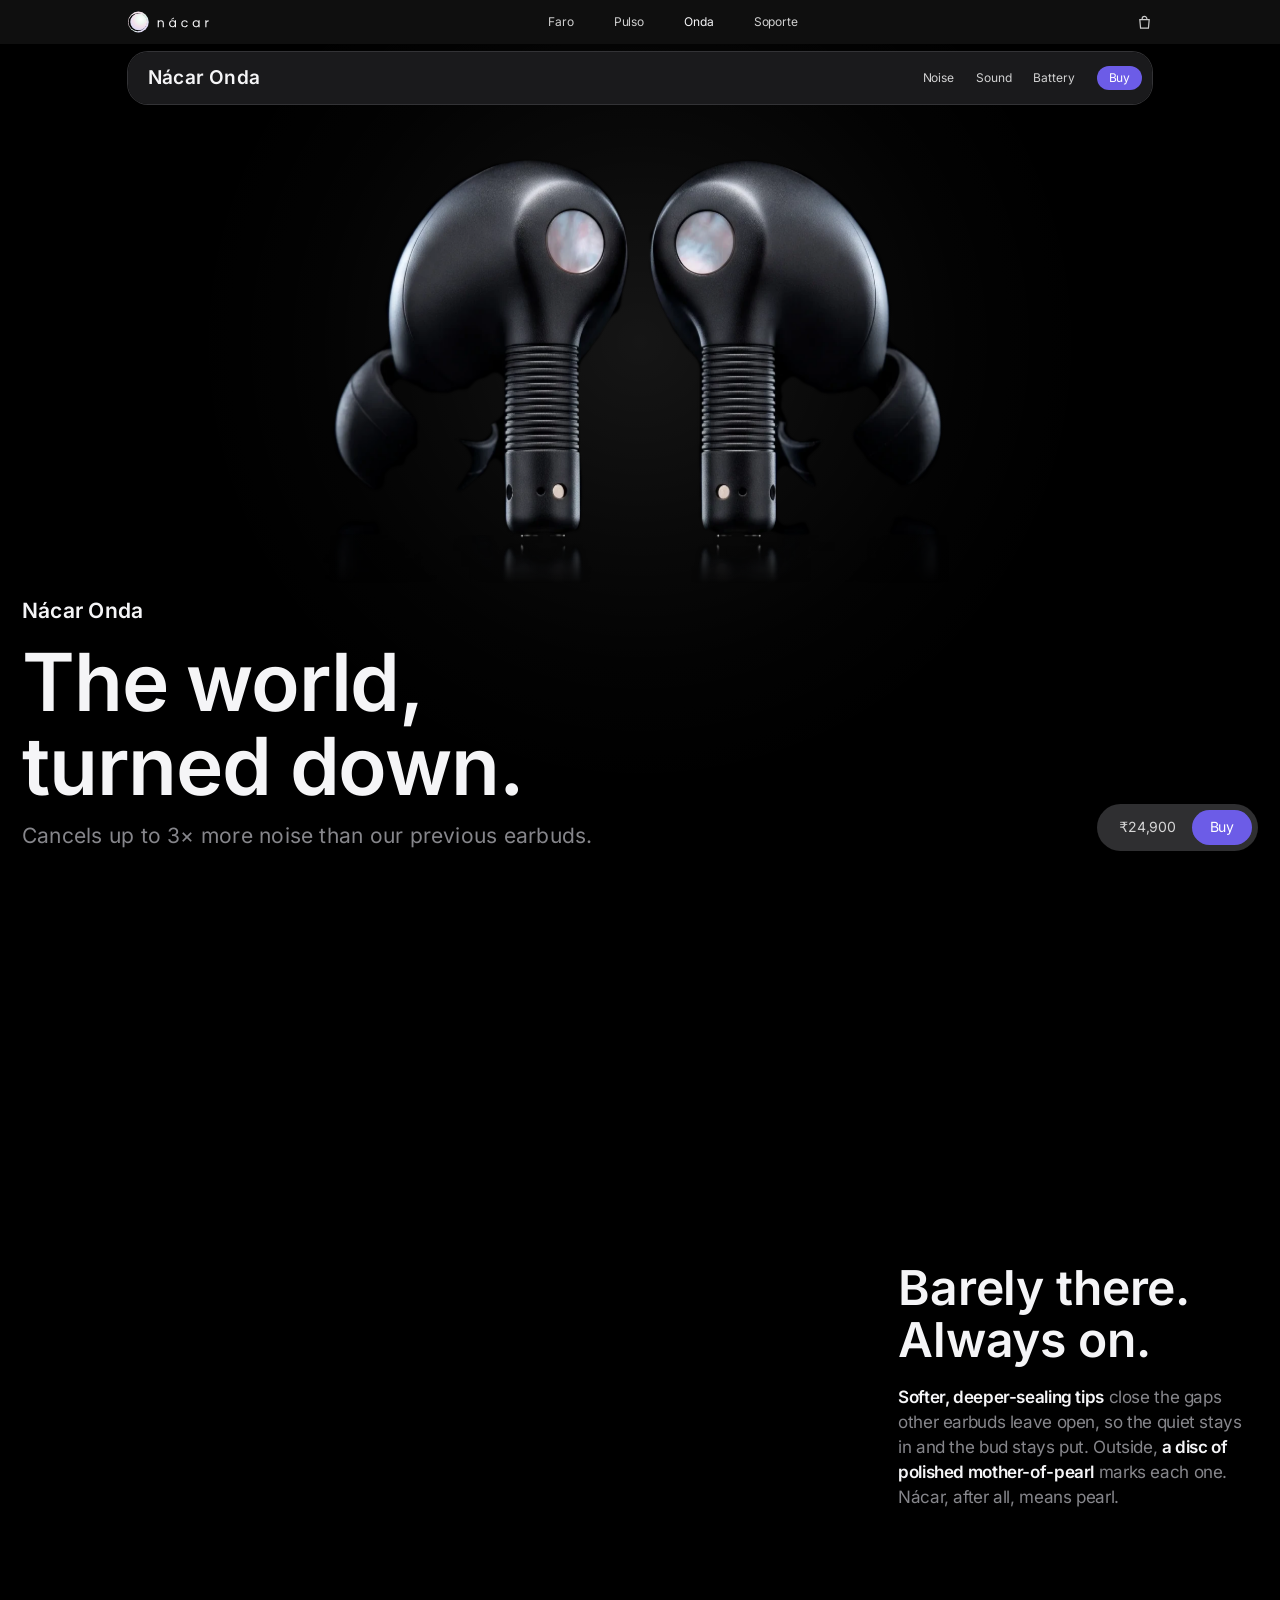
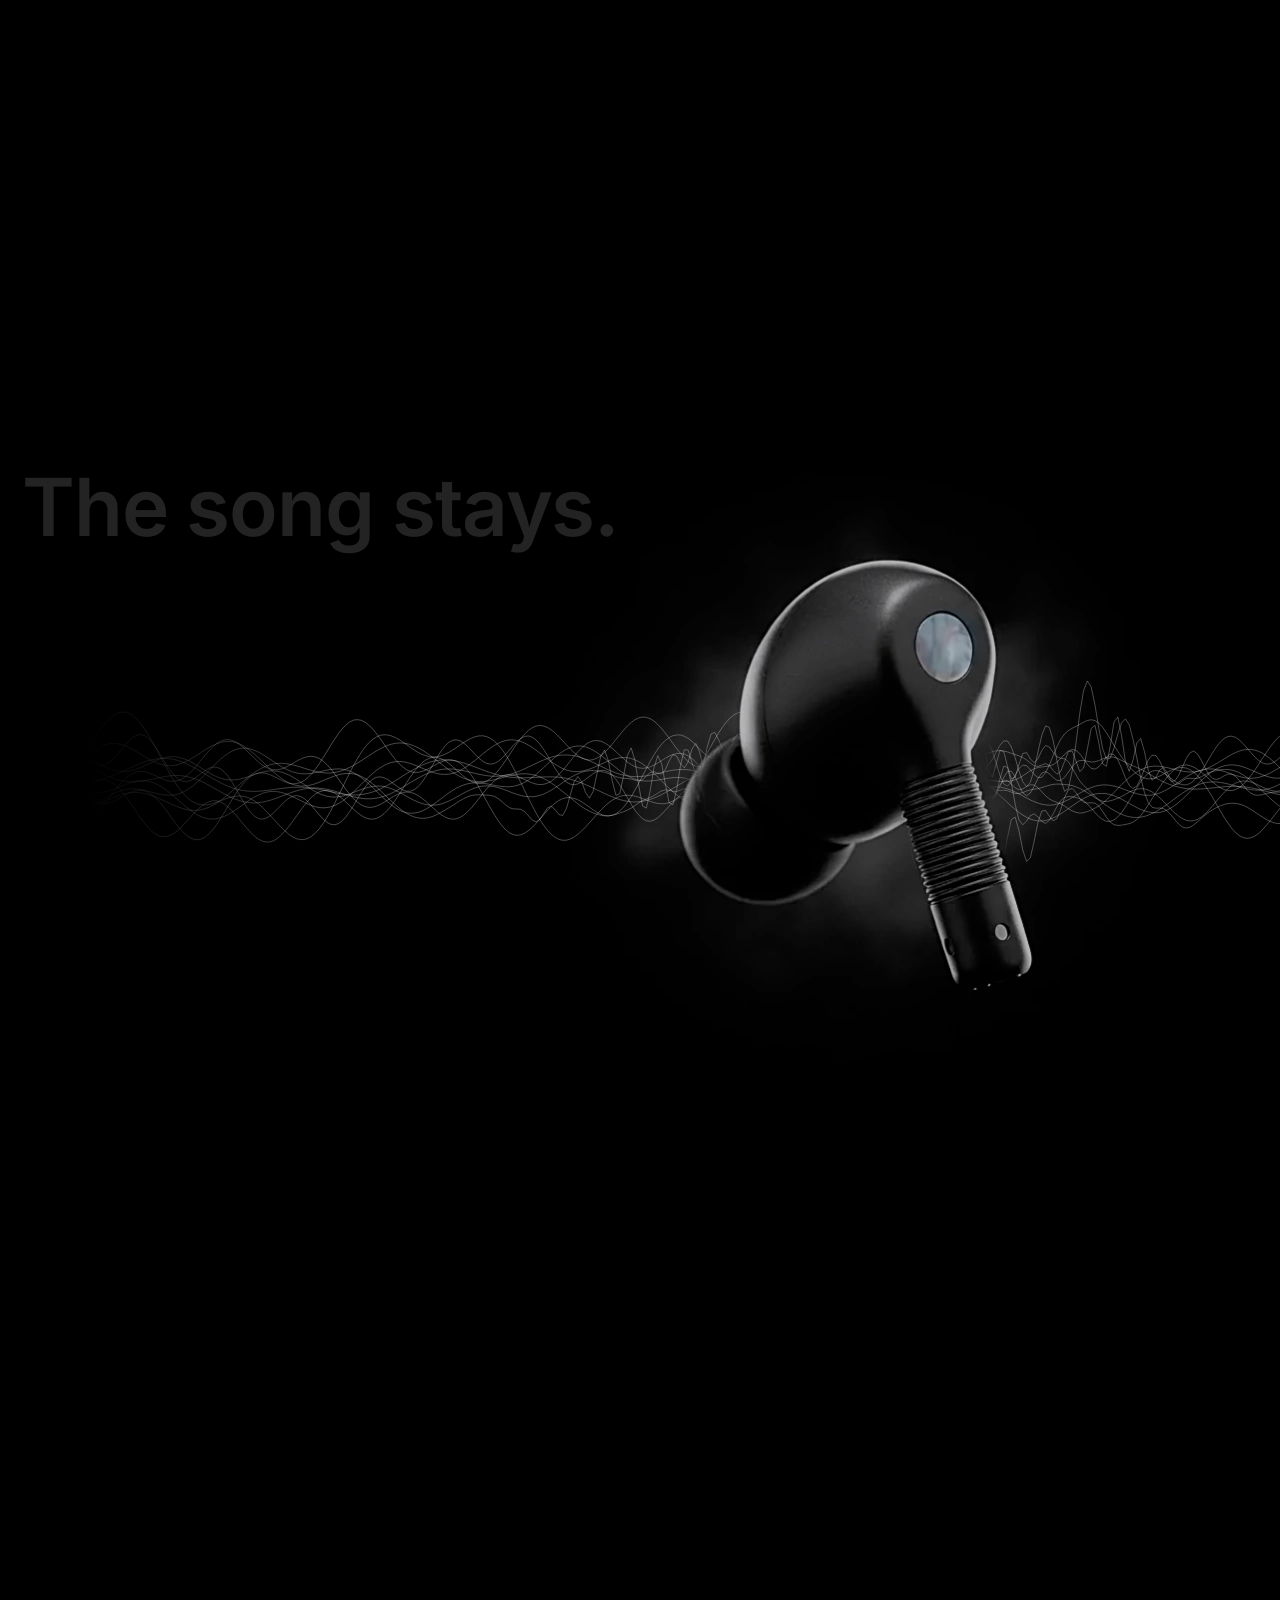
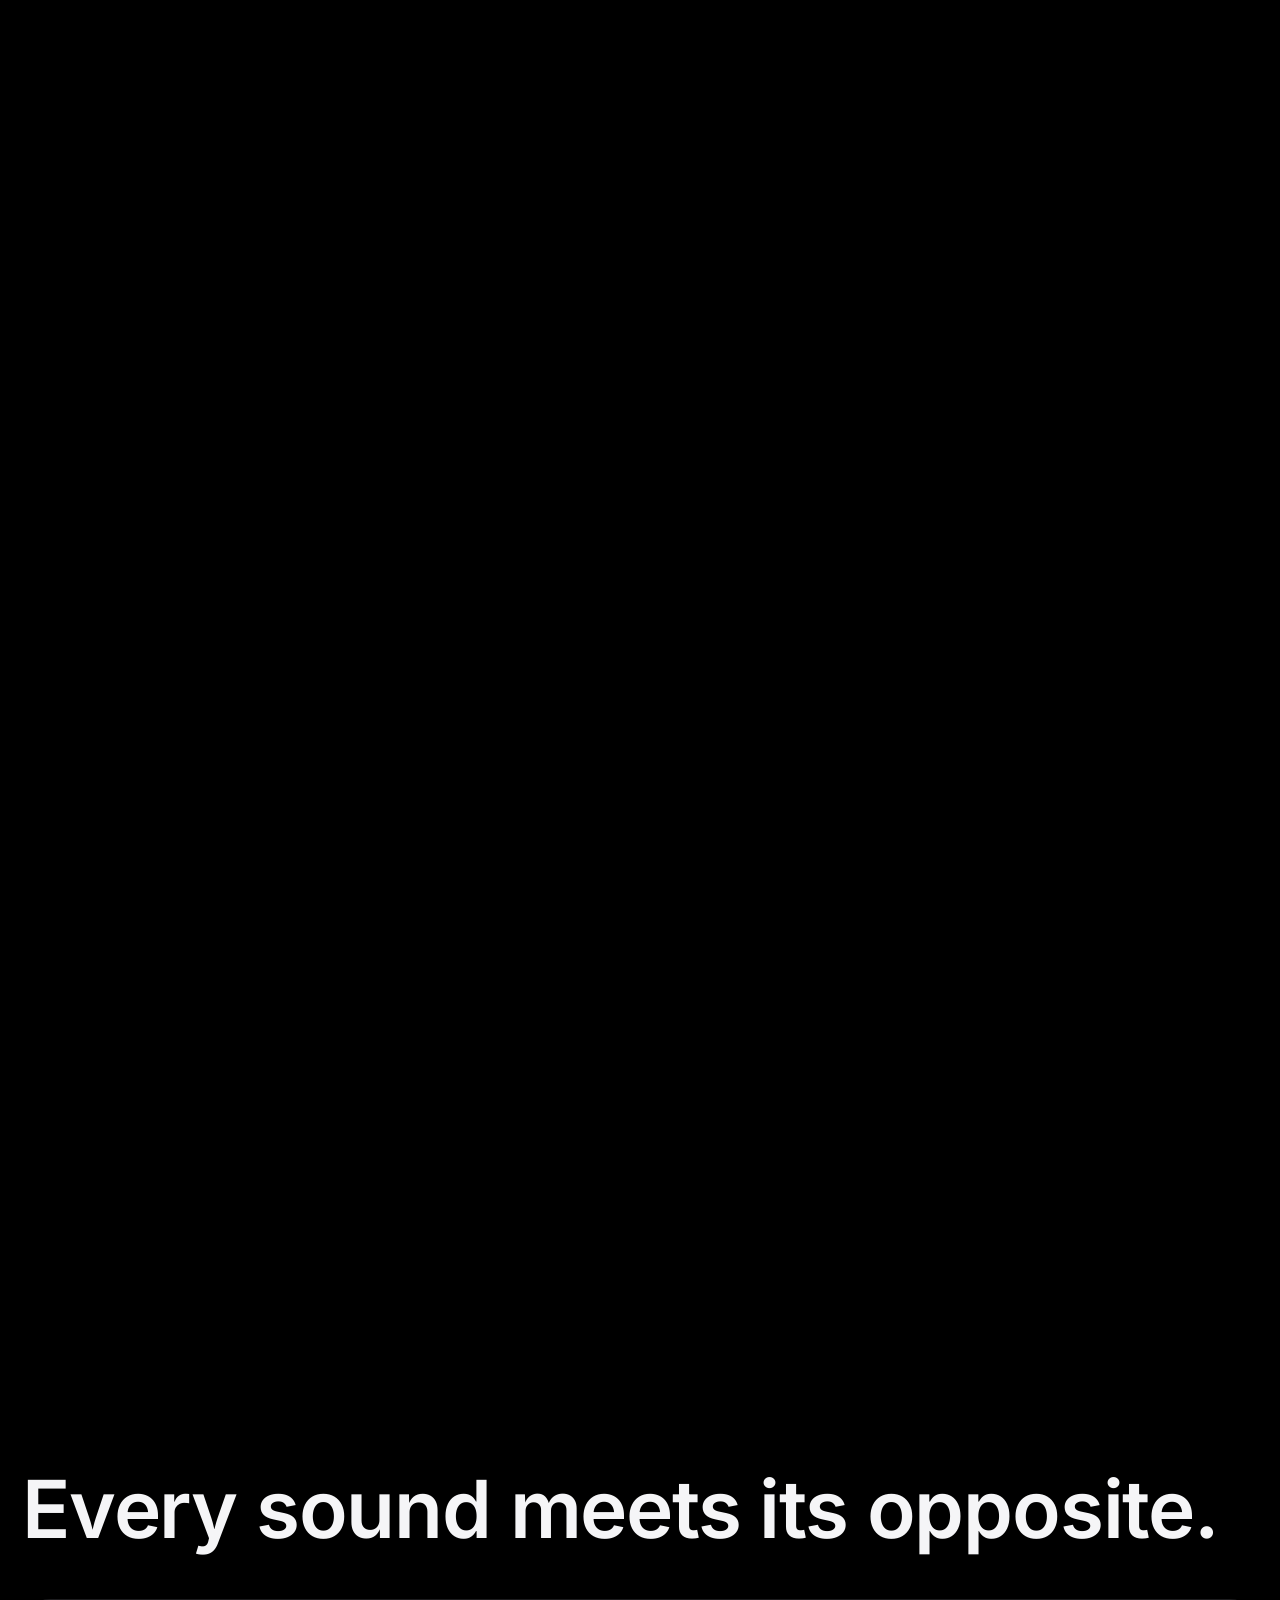
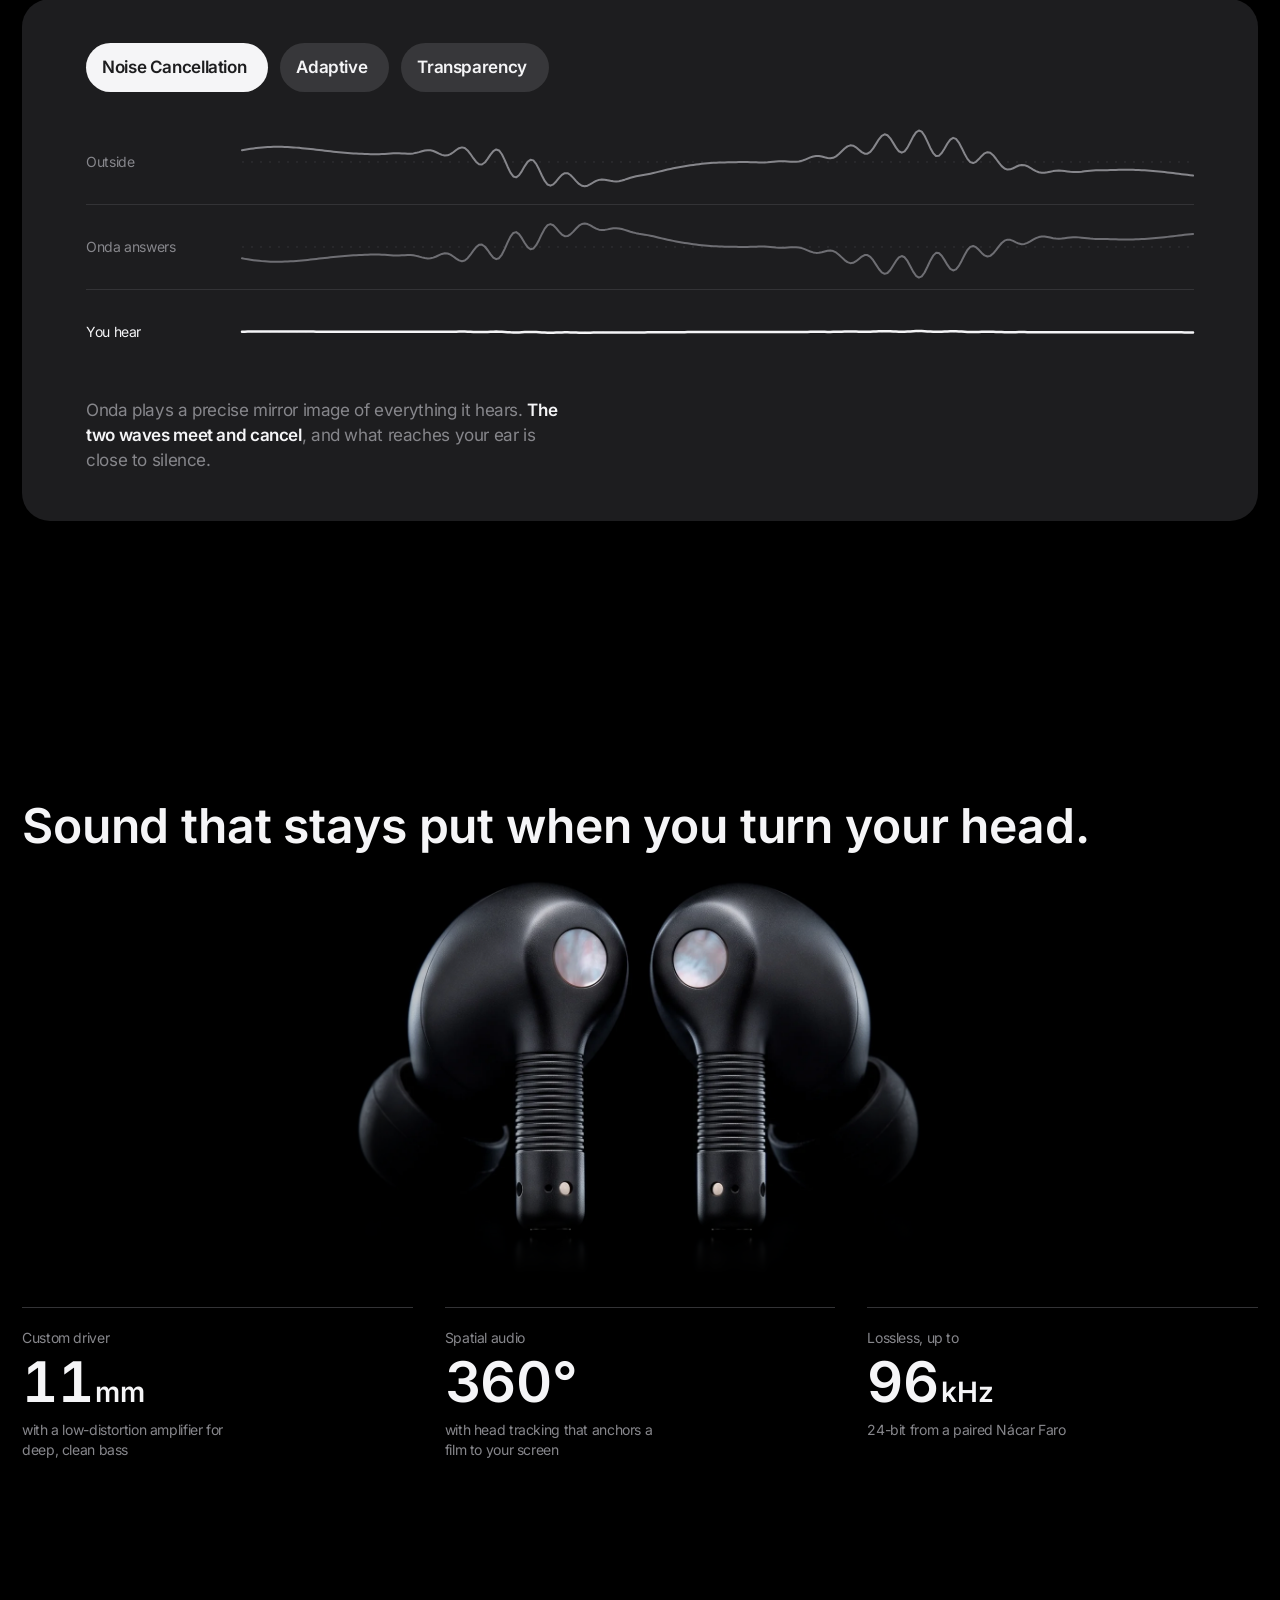
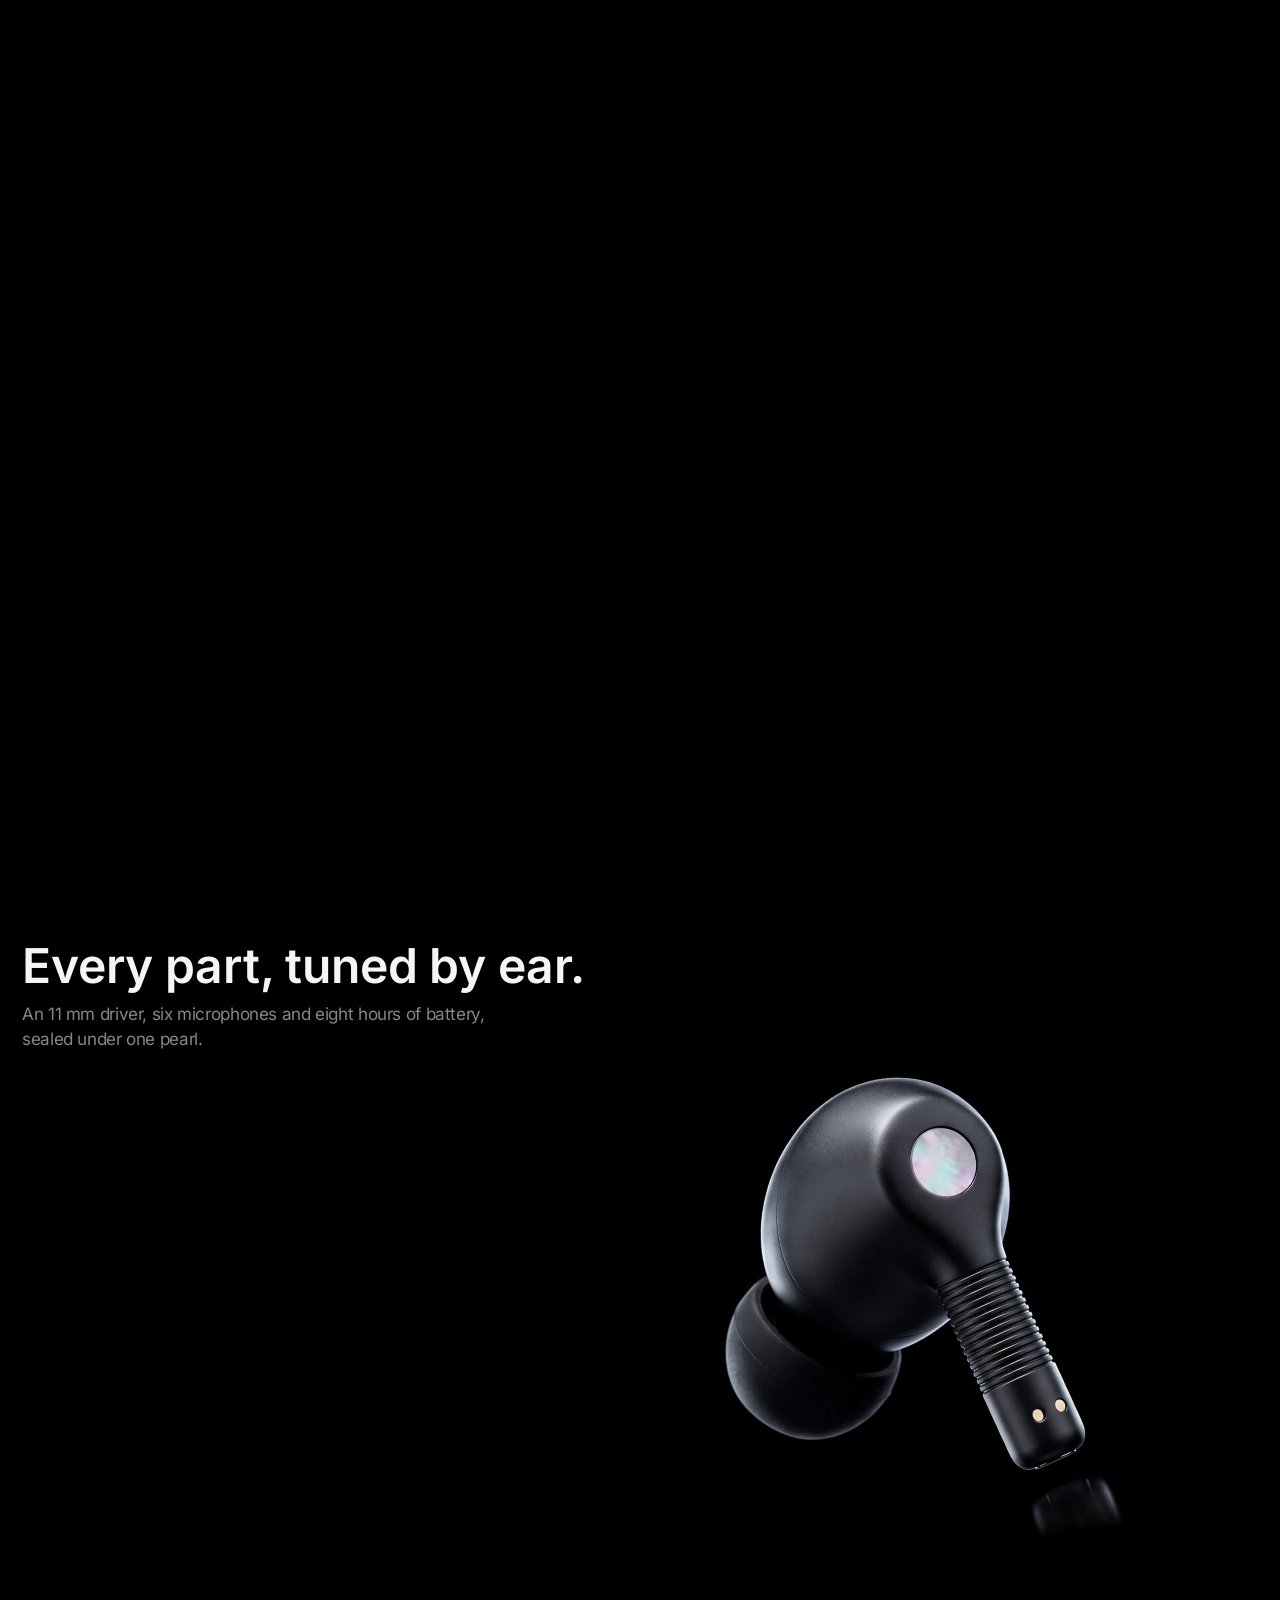
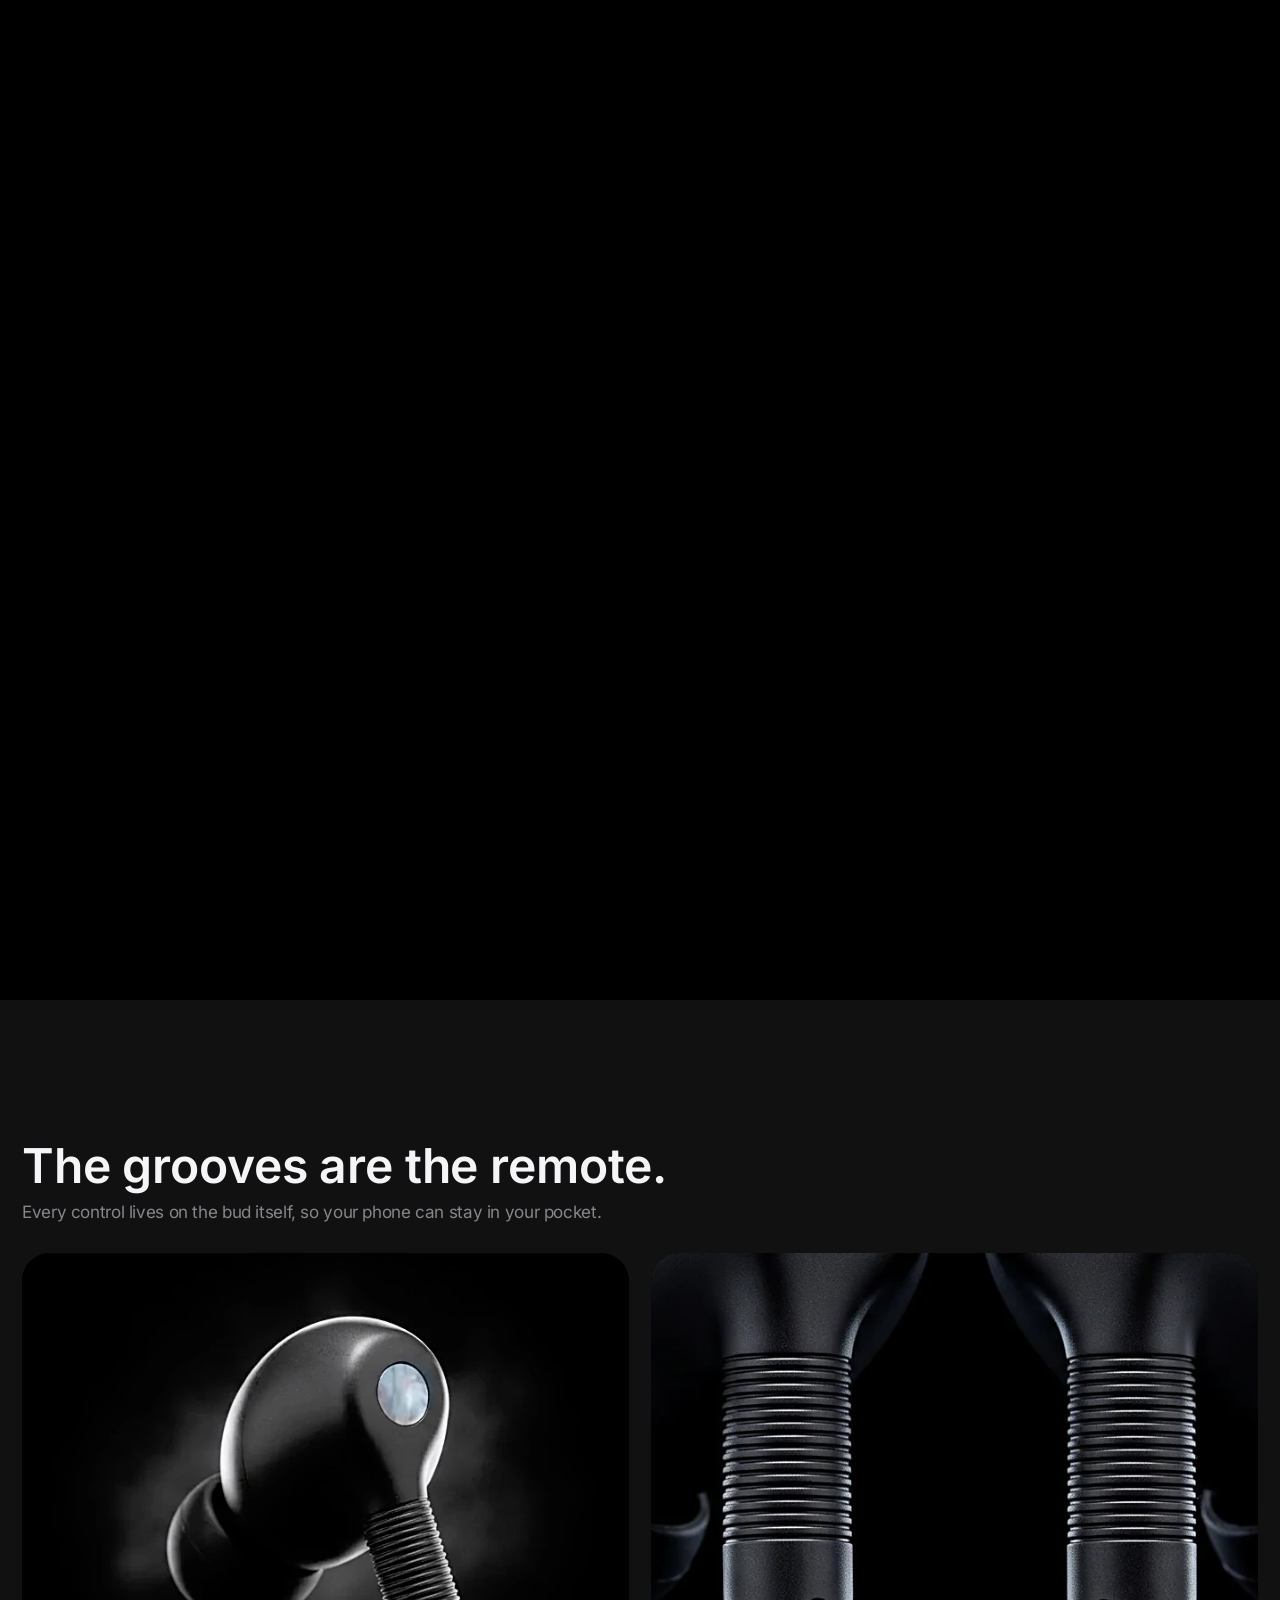
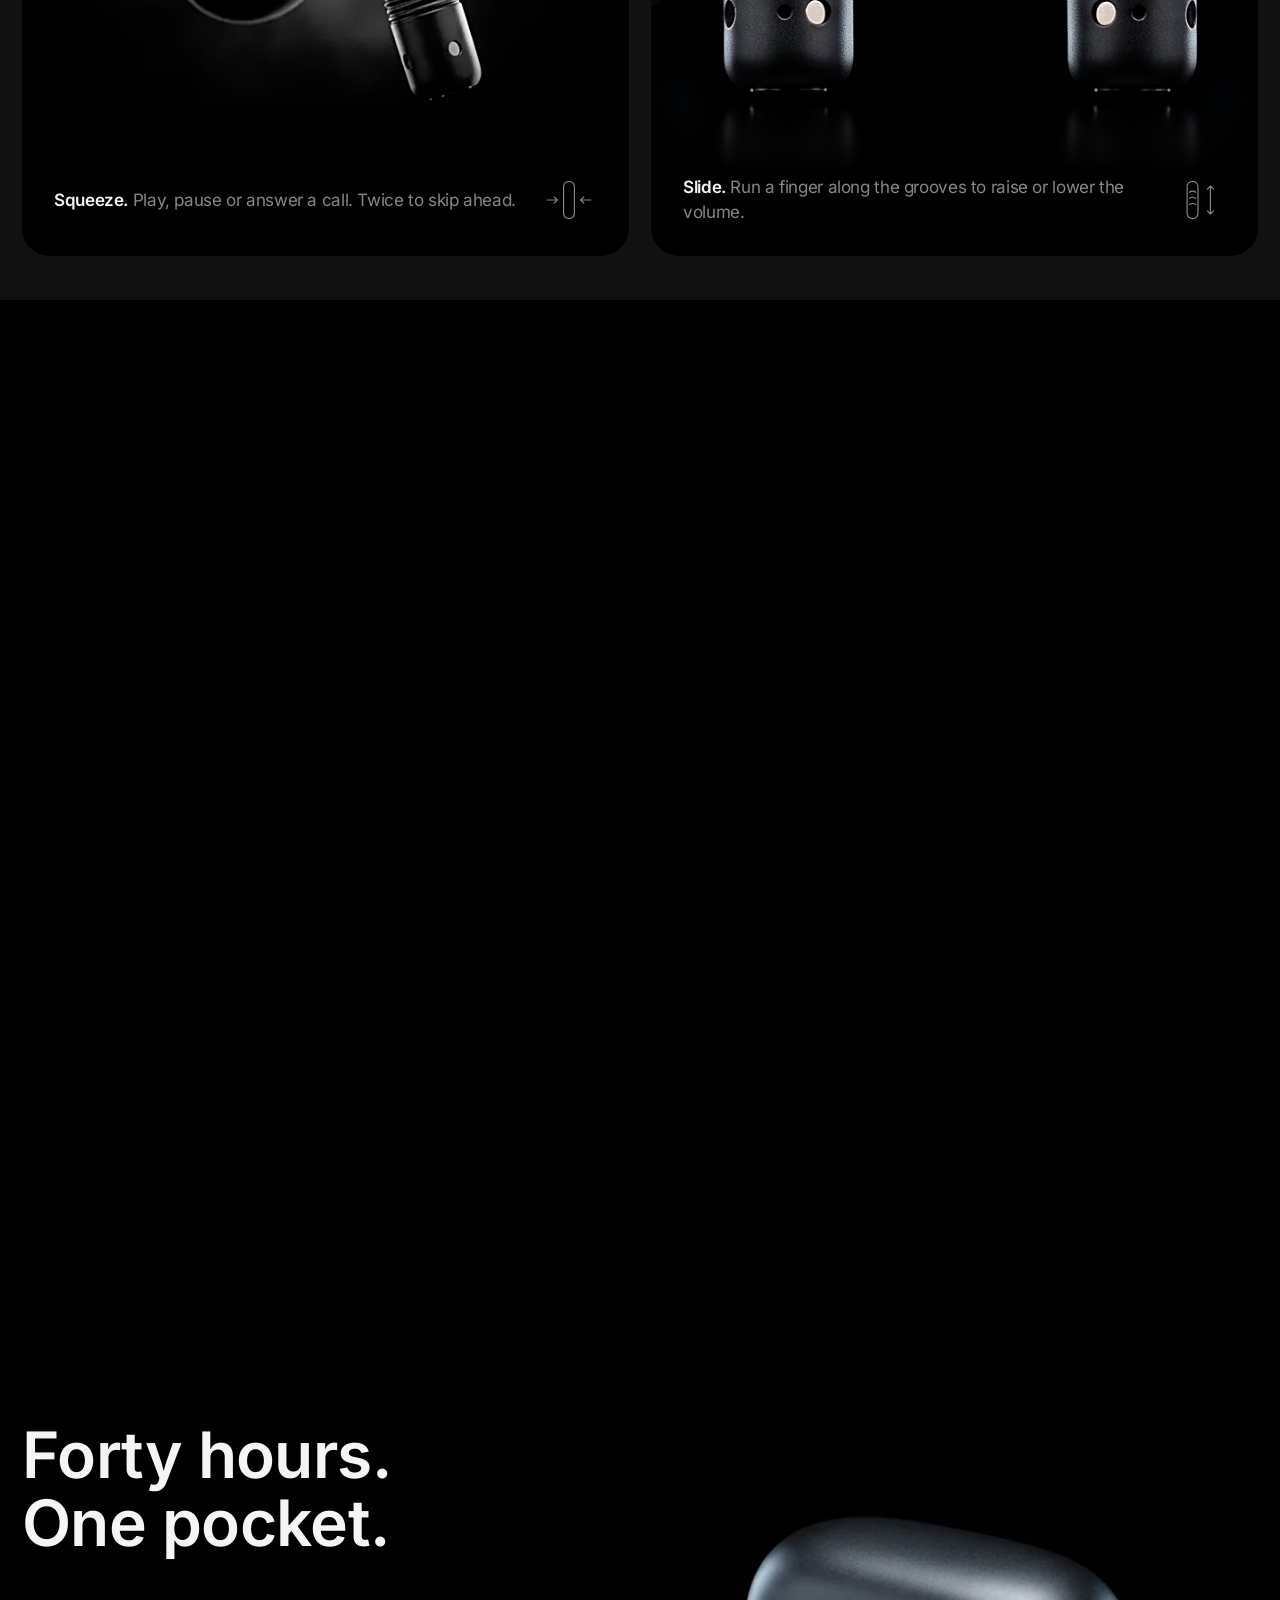
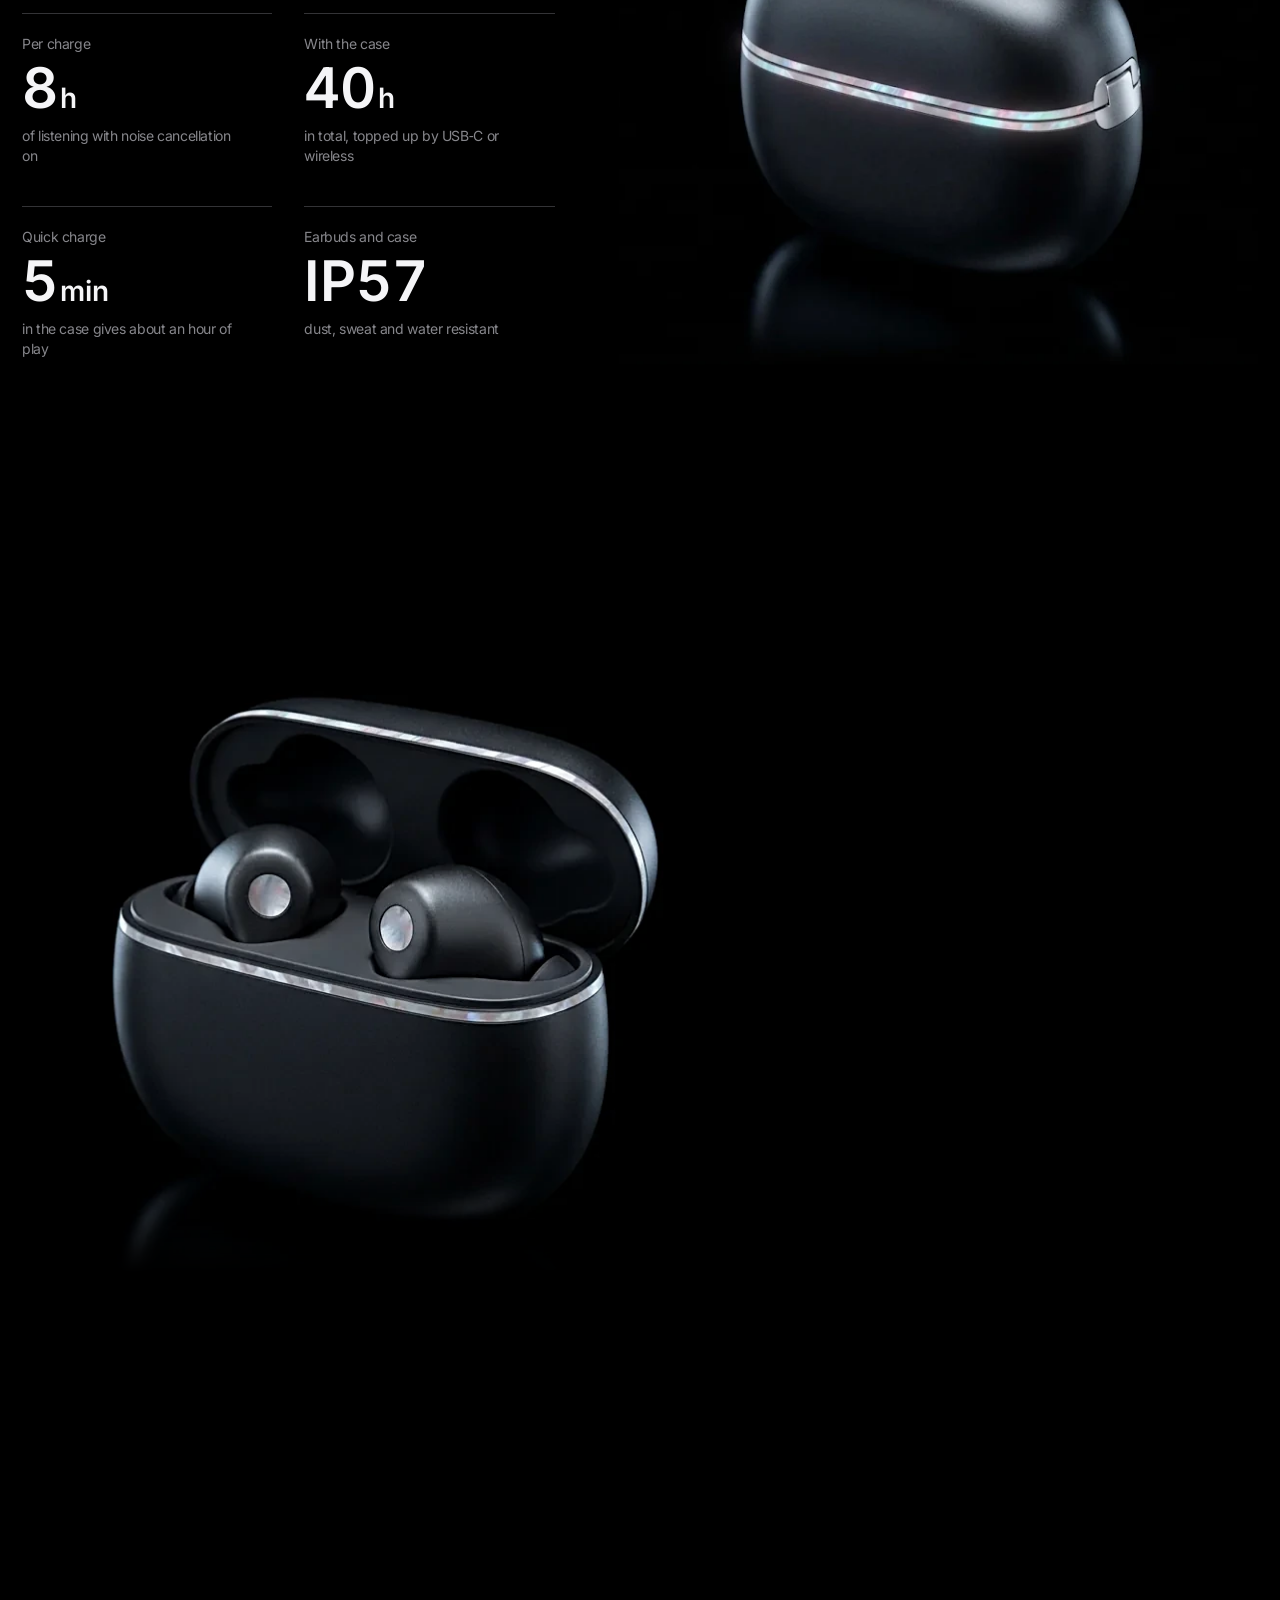
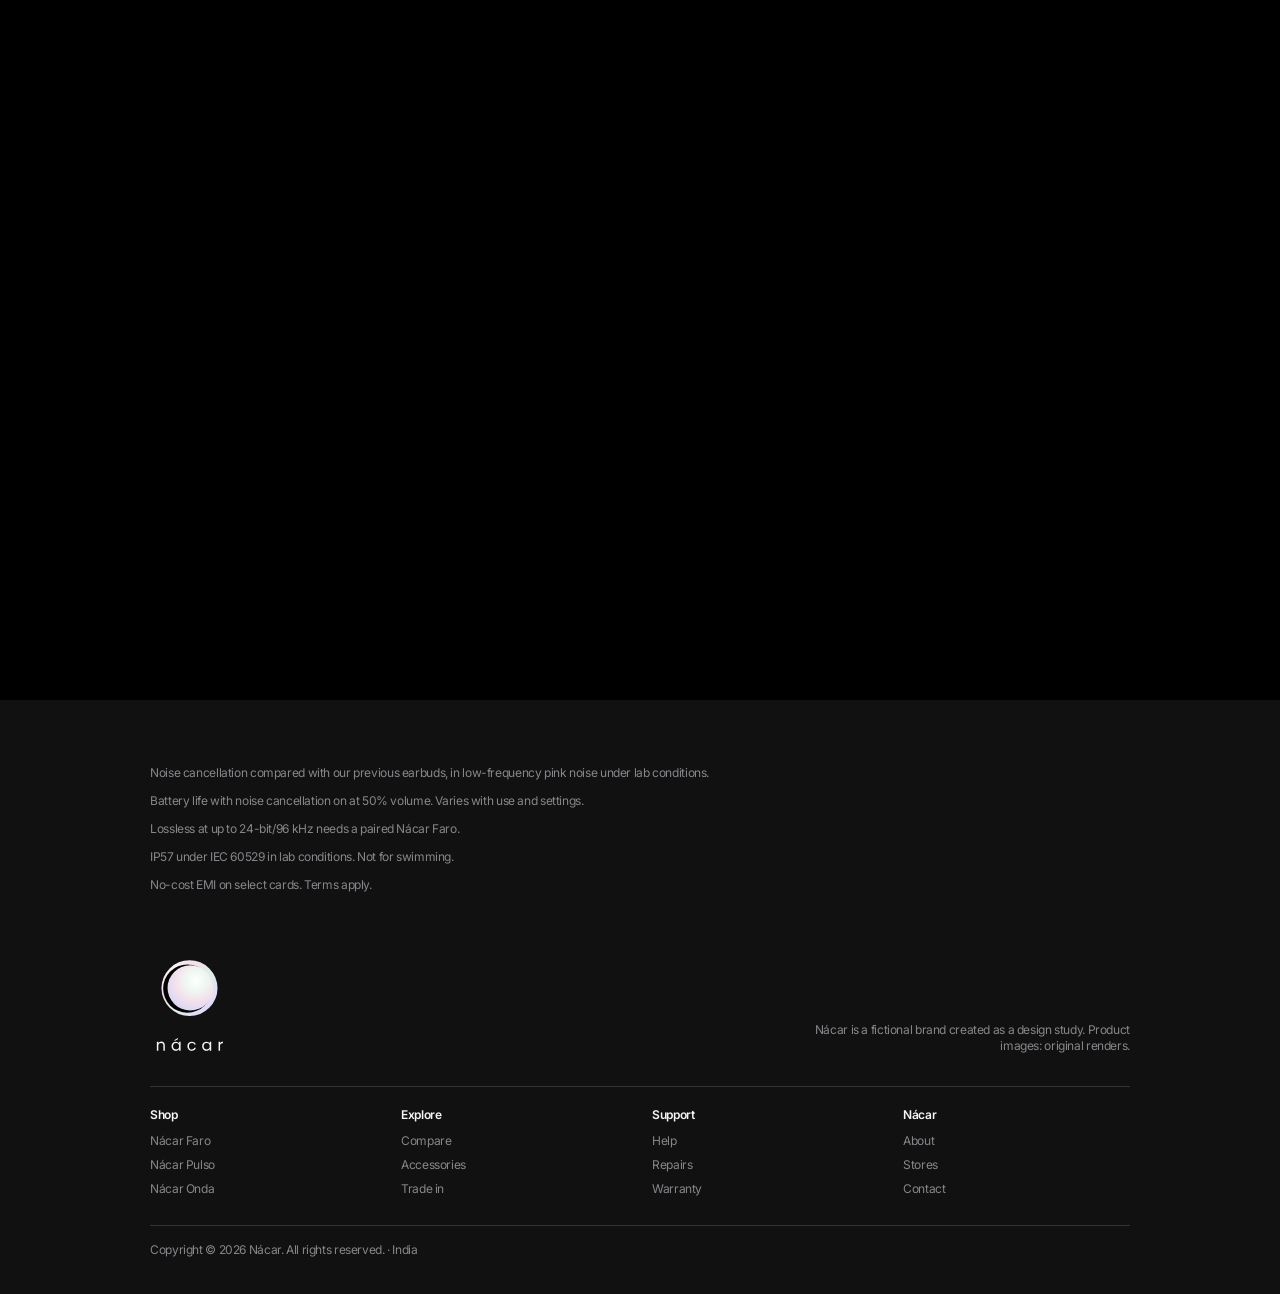
<file: onda.html>
<!doctype html>
<html lang="en">
<head>
<meta charset="utf-8">
<meta name="viewport" content="width=device-width, initial-scale=1, viewport-fit=cover">
<title>Nácar Onda · The world, turned down.</title>
<meta name="description" content="Nácar Onda: wireless earbuds with adaptive noise cancellation, spatial audio, a pearl on each bud and up to 40 hours of listening. ₹24,900.">
<meta name="theme-color" content="#000000">
<meta property="og:type" content="website">
<meta property="og:title" content="Nácar Onda · The world, turned down.">
<meta property="og:description" content="Adaptive noise cancellation, spatial audio and a disc of mother-of-pearl on each bud. Up to 40 hours with the case. ₹24,900.">
<meta property="og:image" content="assets/og-onda.jpg">
<meta property="og:image:width" content="1200">
<meta property="og:image:height" content="630">
<meta name="twitter:card" content="summary_large_image">
<meta name="twitter:title" content="Nácar Onda · The world, turned down.">
<meta name="twitter:description" content="Adaptive noise cancellation, spatial audio and a disc of mother-of-pearl on each bud. Up to 40 hours with the case. ₹24,900.">
<meta name="twitter:image" content="assets/og-onda.jpg">
<link rel="icon" href="brand/favicon.svg" type="image/svg+xml">
<link rel="apple-touch-icon" href="brand/apple-touch-icon.png">
<link rel="preload" href="fonts/inter.woff2" as="font" type="font/woff2" crossorigin>
<link rel="preload" href="assets/onda-pair-cut.webp" as="image" media="(min-width: 735px)">
<link rel="stylesheet" href="scrollcraft.css">
<link rel="stylesheet" href="site.css">
<style>
/* ===================================================== onda.html only ==
   Same contract as faro.html: every scroll-driven value reads a page
   variable (--p) that mirrors the engine's --sc-p, so html.rm can pin it
   to a still frame.                                                      */
/* Two-tier chrome, identical to faro.html: the logo bar (44px, top 0) and
   the product capsule (52px, top 52) are both always on screen, 92% opaque
   with the shared blur from site.css, and `fixed`, so they take no flow
   space: the hero starts at 0 and every section starts on a viewport step.
   --chrome is the height every stage keeps clear at its top. */
:root { --chrome: 104px; }
.gnav { position: fixed; top: 0; left: 0; right: 0; }
.lnav { position: fixed; top: 52px; left: 0; right: 0; margin: 0 auto; }
section[id] { scroll-margin-top: calc(var(--chrome) + 12px); }
html { scroll-padding-top: calc(var(--chrome) + 12px); }  /* focused controls never land under the bars */

/* ------------------------------------------------------------ 1 · HERO --
   Staged like a product shot: the pair large and centred on black with
   clear air under the capsule, and one copy row under it: a small label,
   the statement at display size and a regular-weight subline on the left
   content edge, the price and Buy on the same baseline at the right. The
   hero is exactly one viewport, so later sections start on viewport
   boundaries. Depth as it scrolls away (h: 0 at load, 1 gone):
     glow   engine parallax -0.9 and a slow swell
     pair   rises 6svh faster than the page and eases back to 0.94
     copy   rides the page at 1x                                          */
.hero {
  --p: var(--sc-p, 0);
  --h: clamp(0, calc((var(--p) - 0.49) / 0.51), 1);
  --top: calc(var(--chrome) + 40px);   /* 40px of air under the chrome */
  position: relative; height: 100svh; min-height: 640px; overflow: clip;
  background: var(--obsidian);
}
.hero__glow-plane { position: absolute; inset: 0; pointer-events: none; }
.hero__glow {
  position: absolute; left: 50%; top: 38%;
  width: min(100vmin, 900px); aspect-ratio: 1; translate: -50% -50%;
  border-radius: 50%;
  background: radial-gradient(closest-side,
    rgba(255, 255, 255, 0.085) 0%, rgba(255, 255, 255, 0.034) 45%, rgba(255, 255, 255, 0.01) 72%, transparent 100%);
  transform: scale(calc(1 + var(--h) * 0.25));
}
.hero__pair {
  position: absolute; z-index: 1; left: 50%; top: var(--top);
  height: calc(100svh - var(--top) - 212px); min-height: 380px; width: auto; max-width: none;
  transform-origin: 50% 40%;
  transform: translateX(-50%) translateY(calc(var(--h) * -6svh)) scale(calc(1 - var(--h) * 0.06));
  /* the stems meet the floor at 72.5%; the reflection is only a glint,
     gone by 81%, so the copy row below sits on clean black */
  -webkit-mask-image: linear-gradient(to bottom, #000 72.5%, transparent 81%);
          mask-image: linear-gradient(to bottom, #000 72.5%, transparent 81%);
}
.hero__copy {
  position: absolute; z-index: 2; left: var(--edge); right: var(--edge); bottom: max(40px, 5.5svh);
  display: flex; align-items: flex-end; justify-content: space-between; gap: 32px;
}
.hero__text { display: flex; flex-direction: column; gap: 14px; }
.hero__text .t-display { margin-top: 2px; }
.hero__sub { font-size: 21px; line-height: 1.38; font-weight: 400; letter-spacing: 0.011em; color: var(--ash); }
@media (max-width: 734px) {
  .hero { --top: calc(var(--chrome) + 28px); }
  .hero__glow { top: 34%; }
  .hero__pair { width: 106vw; height: auto; min-height: 0; }
  .hero__copy { flex-direction: column; align-items: flex-start; gap: 22px; bottom: max(32px, 5svh); }
  .hero__text { gap: 10px; }
  .hero__sub { font-size: 17px; line-height: 1.47; }
}

/* ------------------------------------------------------------- 2 · FIT --
   The lifestyle beat, in place of the old text-only intro (its two stats
   repeated the hero's 3x and the peak's 48,000). One viewport: the ear in a
   contained tile (820px, under the 1024px render) wiped in left to right,
   the line and the intro's remaining facts beside it.                     */
.fit { min-height: 100svh; display: flex; align-items: center; padding-block: calc(var(--chrome) + 24px) 56px; }
.fit__grid { display: grid; grid-template-columns: minmax(0, 820px) minmax(0, 1fr); gap: 56px; align-items: center; }
.fit__tile { aspect-ratio: 1024 / 572; }
.fit__tile img { position: absolute; inset: 0; width: 100%; height: 100%; max-width: none; object-fit: cover; }
.fit__copy { display: flex; flex-direction: column; gap: 20px; }
.fit__copy .t-body { color: var(--ash); max-width: 26em; }
.fit__copy .t-body strong { color: var(--porcelain); font-weight: 600; }
@media (max-width: 734px) {
  .fit { padding-block: calc(var(--chrome) + 20px) 40px; }
  .fit__grid { grid-template-columns: 1fr; gap: 24px; }
  .fit__copy { gap: 14px; }
}

/* ------------------------------------------------------------ 3 · PEAK --
   The city fades. The song stays. The bud floats in a field of city noise
   (a dozen jagged lines). Scroll turns the city down: line by line each one
   flattens (k) and dims, until only the song (s) is left, one clean wave,
   drawn in as the noise dies. A bubble of quiet stays open around the bud. */
.peak {
  --p: var(--sc-p, 0);
  --k: clamp(0, calc((var(--p) - 0.08) / 0.62), 1);
  --s: clamp(0, calc((var(--p) - 0.34) / 0.44), 1);
  --plate-h: min(100svh, 730px);   /* 730 x 1.05 max scale stays within the 768px render */
  --bud-x: 67vw;              /* where the bud sits */
  --bud-y: 64svh;
  --song-w: 1.4;
}
.peak__stage { background: var(--obsidian); }
.peak__plate {
  position: absolute; z-index: 1;
  height: var(--plate-h); aspect-ratio: 1376 / 768;
  left: calc(var(--bud-x) - var(--plate-h) * 1.2004);    /* 1.7917 x 0.67 */
  top: calc(var(--bud-y) - var(--plate-h) * 0.495);
}
.peak__bud {
  position: absolute; inset: 0; width: 100%; height: 100%; max-width: none;
  transform-origin: 67% 49.5%;
  transform: scale(calc(1.05 - var(--k) * 0.05));
  filter: brightness(calc(0.72 + var(--k) * 0.28));
}
.peak__field {
  position: absolute; inset: 0; width: 100%; height: 100%; overflow: visible; pointer-events: none;
  /* the lines pass BEHIND the bud: a holdout of its silhouette (alpha 0 on
     the bud, soft 5px edge), intersected with the fade on the left */
  -webkit-mask-image: url("assets/onda-solo-holdout.png"), linear-gradient(to right, transparent 8%, #000 26%);
  -webkit-mask-size: 100% 100%, 100% 100%; -webkit-mask-repeat: no-repeat;
  -webkit-mask-composite: source-in;
          mask-image: url("assets/onda-solo-holdout.png"), linear-gradient(to right, transparent 8%, #000 26%);
          mask-size: 100% 100%, 100% 100%; mask-repeat: no-repeat;
          mask-composite: intersect;
}
.peak__city path {
  fill: none; stroke: rgba(245, 245, 247, 0.3); stroke-width: 1; vector-effect: non-scaling-stroke;
  transform-box: view-box; transform-origin: 50% 50%;
  --q: clamp(0, calc((var(--k) - var(--i) * 0.04) / 0.52), 1);
  transform: scaleY(calc(1 - var(--q) * 0.985));
  opacity: calc(1 - var(--q) * 0.82);
}
.peak__song {
  fill: none; stroke: var(--porcelain); stroke-width: var(--song-w); stroke-linecap: round;
  stroke-dasharray: 1 1; stroke-dashoffset: calc(1 - var(--s));
  opacity: clamp(0, calc(var(--s) * 8), 1);
}
.peak__copy {
  position: absolute; z-index: 4; left: var(--edge); top: calc(var(--chrome) + 36px);
  width: min(46rem, 54vw);
  display: flex; flex-direction: column; gap: 16px;
}
.peak__copy h2 > span { display: block; }
/* The second line is there from the start as a faint ghost and comes up to
   full strength as the city fades, so the block never has a hole in it. */
.peak__l2 { opacity: calc(0.14 + clamp(0, calc((var(--p) - 0.46) / 0.16), 1) * 0.86); }
.peak__sub { font-size: 21px; line-height: 1.38; font-weight: 400; letter-spacing: 0.011em; color: var(--ash); max-width: 36em; }
@media (max-width: 734px) {
  .peak { --plate-h: 104vw; --bud-x: 50vw; --bud-y: 65svh; --song-w: 2.8; }
  .peak__field {
    -webkit-mask-image: url("assets/onda-solo-holdout.png"); -webkit-mask-size: 100% 100%;
            mask-image: url("assets/onda-solo-holdout.png");         mask-size: 100% 100%;
  }
  .peak__sub { font-size: 17px; line-height: 1.47; }
  .peak__copy { right: var(--edge); width: auto; top: calc(var(--chrome) + 3svh); gap: 12px; }
}

/* ------------------------------------------------------------- 4 · ANC --
   Pointer act: three modes, one tile. The waves redraw per mode.         */
.anc { min-height: 100svh; display: flex; align-items: center; padding-block: calc(var(--chrome) + 24px) 40px; }
.anc > .wrap-wide { flex: none; }
.anc__h { margin-bottom: 48px; }
.anc__stage { padding: 44px clamp(24px, 5vw, 64px) 48px; }
.anc__chips { display: flex; gap: 12px; flex-wrap: wrap; margin-bottom: 28px; }
/* site.css styles the pressed chip; these chips are tabs, so the selected one */
.anc__chips .chip[aria-selected="true"] { background: var(--porcelain); color: #1d1d1f; }
.anc__panel { border-radius: 12px; }
.wrow { display: grid; grid-template-columns: 132px 1fr; align-items: center; gap: 24px; padding: 10px 0; border-top: 1px solid var(--steel); }
.wrow:first-child { border-top: 0; }
.wrow span { font-size: 14px; line-height: 1.43; color: var(--ash); }
.wrow svg { width: 100%; height: 64px; display: block; overflow: visible; }
.wrow .base { stroke: var(--steel); stroke-width: 1; stroke-dasharray: 2 7; vector-effect: non-scaling-stroke; }
.wrow path { fill: none; stroke-width: 2; vector-effect: non-scaling-stroke; stroke-linejoin: round; stroke-linecap: round; }
.wrow .w-noise { stroke: var(--ash); }
.wrow .w-anti  { stroke: var(--slate); }
.wrow .w-out   { stroke: var(--porcelain); stroke-width: 2.5; }
.wrow.you span { color: var(--porcelain); }
.anc__copy { color: var(--ash); max-width: 44ch; margin-top: 24px; min-height: 4.4em; transition: opacity var(--d-ui) var(--ease); }
.anc__copy strong { color: var(--porcelain); }
@media (max-width: 734px) {
  .anc { padding-block: calc(var(--chrome) + 14px) 16px; }
  .anc__h { margin-bottom: 24px; }
  .anc__stage { padding: 24px 20px 28px; }
  .anc__chips { gap: 8px; margin-bottom: 18px; }
  .anc__chips .chip { padding: 10px 14px; font-size: 14px; }
  .wrow { grid-template-columns: 1fr; gap: 2px; }
  .wrow svg { height: 44px; }
  .anc__copy { font-size: 14px; min-height: 6em; }
}

/* ----------------------------------------------------------- 5 · SOUND --
   Pin + reveal. One composed frame: heading, the pair full bleed, the three
   figures. Reveal: the pair opens from a soft studio spotlight (it already
   holds both buds on arrival, so the frame is never empty) to the full
   frame. A soft-edged iris driven from --p, because a clip-path circle
   would slice the shells with a hard edge mid-reveal.                   */
.snd { --p: var(--sc-p, 0); }
.snd__stage { background: var(--obsidian); }
.snd__frame {
  position: absolute; inset: 0; display: flex; flex-direction: column;
  padding: calc(var(--chrome) + 96px) var(--edge) 40px;   /* 96px below the capsule */
}
.snd__h { margin-bottom: 20px; }
.snd__fig { position: relative; flex: 1; min-height: 0; margin-inline: calc(var(--edge) * -1); overflow: hidden; }
.snd__fig {
  --r0: 30vw;
  --r: calc(var(--r0) + var(--o) * 90vw);             /* spotlight radius */
  --o: clamp(0, calc(var(--p) / 0.6), 1);
  -webkit-mask-image: radial-gradient(ellipse var(--r) calc(var(--r) * 0.72) at 50% 44%, #000 52%, transparent 100%),
                      linear-gradient(to bottom, #000 76%, transparent 97%);
  -webkit-mask-composite: source-in;
          mask-image: radial-gradient(ellipse var(--r) calc(var(--r) * 0.72) at 50% 44%, #000 52%, transparent 100%),
                      linear-gradient(to bottom, #000 76%, transparent 97%);
          mask-composite: intersect;
}
/* The render's height is set so the buds (23-78% of it) and a short piece of
   floor reflection fill the frame: 21% to 87% of the render is in view.  */
.snd__fig img {
  position: absolute; left: 50%; top: 0; height: calc(100% / 0.66); width: auto; max-width: none;
  transform: translate(-50%, -21%);
}
.snd__stats { margin-top: 20px; }
@media (max-width: 734px) {
  .snd__frame { padding: calc(var(--chrome) + 64px) var(--edge) 24px; }
  .snd__h { margin-bottom: 12px; }
  .snd__stats { grid-template-columns: repeat(3, 1fr); gap: 12px; margin-top: 20px; }
  .snd__stats .num { font-size: 32px; }
  .snd__stats .cap { display: none; }                  /* the pair gets the height */
  .snd__fig { --r0: 64vw; }
  /* the buds span the middle half of the render: 184vw puts both, whole, in 92vw */
  .snd__fig img { left: 50%; top: 50%; width: 184vw; height: auto; transform: translate(-50%, -54%); }
}

/* ------------------------------------------------------- 5b · EXPLODE --
   Pin (span 2 on desktop). The assembled bud turns into the exploded
   render's pose, hands off to that render's outer shell, and the inner
   parts slide out of the shell along the diagonal: they scale out from a
   point inside the dome, under a growing radial reveal, BEHIND the shell
   cut-out (an alpha layer), so each part emerges from the shell's rim.
   The pearl lifts off its hole with a soft glow; four hairline callouts
   arrive last. All layers share explode-2's frame (tools/explode-layers.py).
   q is the act's own clock: --p on desktop, remapped on mobile (lite).  */
.xpl {
  --p: var(--sc-p, 0);
  --q: var(--p);
  --t1: clamp(0, calc(var(--q) / 0.3), 1);                 /* the bud turns */
  --ts: calc(var(--t1) * var(--t1) * (3 - 2 * var(--t1)));
  --xf: clamp(0, calc((var(--q) - 0.25) / 0.10), 1);       /* hand-off to the shell (short: the domes differ a little) */
  --pt: clamp(0, calc((var(--q) - 0.30) / 0.50), 1);       /* parts travel */
  --pe: calc(var(--pt) * var(--pt) * (3 - 2 * var(--pt)));
  --pl: clamp(0, calc((var(--q) - 0.50) / 0.32), 1);       /* pearl lifts */
  --ps: calc(var(--pl) * var(--pl) * (3 - 2 * var(--pl)));
  --lb: clamp(0, calc((var(--q) - 0.80) / 0.14), 1);       /* callouts */
  --pw: min(100vw, calc((100svh - 70px) * 1.791));          /* plate width, 2400x1340 frame */
}
.xpl__stage { background: var(--obsidian); }
.xpl__copy { position: absolute; z-index: 5; left: var(--edge); top: calc(var(--chrome) + 36px); display: flex; flex-direction: column; gap: 10px; }
.xpl__copy .t-body { color: var(--ash); max-width: 30em; }
.xpl__plate {
  position: absolute; z-index: 1; bottom: 0; left: calc(50vw - var(--pw) / 2);
  width: var(--pw); aspect-ratio: 2400 / 1340;
}
.xpl__l { position: absolute; inset: 0; width: 100%; height: 100%; max-width: none; }
.xpl__parts {
  opacity: clamp(0, calc(var(--pt) * 5), 1);
  transform-origin: 65.8% 35.1%;
  transform: scale(calc(0.42 + var(--pe) * 0.58));
  --r: calc(16 + var(--pe) * 62);
  -webkit-mask-image: radial-gradient(ellipse calc(var(--r) * 1%) calc(var(--r) * 1.791%) at 65.8% 35.1%, #000 70%, transparent 100%);
          mask-image: radial-gradient(ellipse calc(var(--r) * 1%) calc(var(--r) * 1.791%) at 65.8% 35.1%, #000 70%, transparent 100%);
}
.xpl__shell { opacity: var(--xf); }
.xpl__a {
  mix-blend-mode: lighten; opacity: calc(1 - var(--xf));
  transform-origin: 68.3% 32.8%;
  transform: rotate(calc((1 - var(--ts)) * -9deg)) scale(calc(1 + (1 - var(--ts)) * 0.08));
}
.xpl__pearl, .xpl__glow {
  transform: translate(calc((1 - var(--ps)) * -5.875%), calc((1 - var(--ps)) * 4.925%));
}
.xpl__pearl { mix-blend-mode: lighten; opacity: var(--xf); }
.xpl__glow {
  position: absolute; inset: 0; pointer-events: none; mix-blend-mode: screen;
  background: radial-gradient(ellipse 8% 14.3% at 79.95% 21.9%, rgba(255, 255, 255, 0.2), rgba(236, 232, 248, 0.07) 50%, transparent 100%);
  opacity: calc(var(--xf) * 0.35 + var(--ps) * 0.65);
}
.xpl__lines { position: absolute; inset: 0; width: 100%; height: 100%; overflow: visible; pointer-events: none; opacity: var(--lb); }
.xpl__lines line { stroke: rgba(245, 245, 247, 0.55); stroke-width: 1; vector-effect: non-scaling-stroke; }
.xpl__lines circle { fill: var(--porcelain); }
.xpl__labels { list-style: none; margin: 0; padding: 0; opacity: var(--lb); }
.xpl__labels li {
  position: absolute; left: calc(var(--x) * 1%); top: calc(var(--y) * 1%);
  transform: translate(-50%, -100%); white-space: nowrap; color: var(--porcelain);
  transform: translate(-50%, calc(-100% + (1 - var(--lb)) * 6px));
}
.xpl__labels li.below { transform: translate(-50%, calc((1 - var(--lb)) * -6px)); }
@media (max-width: 734px) {
  .xpl { --pw: 138vw; }
  /* centre the parts' own extent (16%..83% of the frame), not the frame */
  .xpl__plate { left: calc(50vw - var(--pw) * 0.495); }
  .xpl__copy { right: var(--edge); top: calc(var(--chrome) + 20px); }
  .xpl__plate { bottom: auto; top: calc(var(--chrome) + 196px); }
  .xpl__lines { display: none; }
  .xpl__labels {
    position: absolute; top: calc(100% + 8px); left: 50%; transform: translateX(-50%);
    width: calc(100vw - 2 * var(--edge)); display: grid; grid-template-columns: 1fr 1fr; gap: 10px 16px;
  }
  .xpl__labels li, .xpl__labels li.below { position: static; transform: none; white-space: normal; padding-left: 12px; border-left: 1px solid var(--steel); }
}

/* -------------------------------------------------------- 6 · CONTROLS --
   Pan on carbon, like Faro's materials. The heading holds above the rail on
   the content column, so it is on screen with the cards at every rest
   point. Card width and gap are set so each end of the travel is a whole
   frame: desktop shows two cards per column (gap = the page edge, so the
   card leaving is fully out), mobile one. Cards settle in sequence.       */
.ctl { --p: var(--sc-p, 0); }
.ctl__stage { background: var(--carbon); display: flex; flex-direction: column; }
.ctl__head { flex: none; padding: calc(var(--chrome) + 36px) var(--edge) 28px; display: flex; flex-direction: column; align-items: flex-start; gap: 8px; }
.ctl__head .t-body { color: var(--ash); }
/* The rail's viewport: cards entering or leaving fade out across the page
   gutter instead of meeting the screen edge hard. At the two rest points
   every card sits inside the gutters, so nothing at rest is faded.       */
.ctl__view {
  flex: 1; min-height: 0; margin-bottom: 44px; display: flex; overflow: hidden;
  -webkit-mask-image: linear-gradient(to right, transparent 0, #000 var(--edge), #000 calc(100% - var(--edge)), transparent 100%);
          mask-image: linear-gradient(to right, transparent 0, #000 var(--edge), #000 calc(100% - var(--edge)), transparent 100%);
}
.ctl__rail {
  display: flex;                     /* stated here too: the lite rail has no data-sc-pan */
  width: max-content; flex: none; height: 100%;
  gap: var(--edge); padding-inline: var(--edge); align-items: stretch;
}
.ctl__card { flex: 0 0 calc((100vw - 3 * var(--edge)) / 2); display: flex; flex-direction: column; }
.ctl__media { position: relative; flex: 1; overflow: hidden;
  -webkit-mask-image: linear-gradient(to bottom, #000 74%, transparent);
          mask-image: linear-gradient(to bottom, #000 74%, transparent); }
/* Each crop names its focus point (fx, fy in % of the render) and a zoom
   (the render's height as % of the card), and the focus lands centre.   */
.ctl__media img {
  position: absolute; left: 50%; top: 50%; height: var(--h); width: auto; max-width: none;
  transform: translate(calc(var(--fx) * -1%), calc(var(--fy) * -1%));
}
/* Zooms are capped so no crop is shown above its native pixels at 1440x900
   (render height x zoom stays under the source height): studio bud 768px,
   pair 1340px, card media about 520px tall.                               */
.c-sq { --h: 132%; --fx: 67; --fy: 50; }      /* the whole bud, three-quarter */
.c-sl { --h: 230%; --fx: 49.8; --fy: 63; }    /* both ridged stems, side by side */
.c-ho { --h: 230%; --fx: 37; --fy: 37; }      /* the dome and its pearl (right bud kept out) */
.ctl__cap { display: flex; align-items: center; justify-content: space-between; gap: 20px; padding: 0 32px 28px; }
.ctl__cap p { color: var(--ash); max-width: 30em; }
.ctl__cap strong { color: var(--porcelain); }
.glyph { flex: none; width: 56px; height: 56px; stroke: var(--ash); fill: none; stroke-width: 1.5; stroke-linecap: round; stroke-linejoin: round; }
@media (prefers-reduced-motion: no-preference) {
  .ctl__card {
    --arr: clamp(0, calc((var(--p) - var(--a)) / 0.16 + 1), 1);
    opacity: calc(0.55 + var(--arr) * 0.45);
    transform: translateY(calc((1 - var(--arr)) * 28px));
  }
}
.ctl__card:nth-of-type(1) { --a: 0; }
.ctl__card:nth-of-type(2) { --a: 0; }
.ctl__card:nth-of-type(3) { --a: 0.5; }
@media (max-width: 734px) {
  .ctl__head { gap: 10px; padding: calc(var(--chrome) + 20px) var(--edge) 22px; }
  .ctl__view { margin-bottom: 28px; }
  .ctl__card { flex-basis: calc(100vw - 2 * var(--edge)); }
  .c-ho { --fx: 41; }
  .ctl__cap { padding: 0 22px 22px; gap: 14px; }
  .glyph { width: 44px; height: 44px; }
}

/* --------------------------------------------------------- 7 · BATTERY -- */
/* One viewport: the claim and the four figures on the left, a detail of the
   open case (buds seated, the pearl seam) in a tile on the right.        */
.bat { min-height: 100svh; display: flex; align-items: center; padding-block: calc(var(--chrome) + 24px) 48px; }
.bat__grid { display: grid; grid-template-columns: minmax(0, 5fr) minmax(0, 6fr); gap: 64px; align-items: center; }
.bat__head { margin-bottom: 56px; }
.bat .stats { grid-template-columns: repeat(2, 1fr); gap: 40px 32px; }
.bat__fig { height: min(calc(100svh - var(--chrome) - 140px), 640px); }
/* The closed case, pearl band lit: drawn below native size (86% of the tile
   is 550px of the 572px render at 1440x900), its body on the tile centre. */
.bat__fig img {
  position: absolute; left: 50%; top: 50%; height: 86%; width: auto; max-width: none;
  transform: translate(-49.4%, -50%);
}
@media (max-width: 734px) {
  .bat__grid { grid-template-columns: 1fr; gap: 28px; }
  .bat__fig { order: -1; height: 54vw; }
  .bat__head { margin-bottom: 28px; }
  .bat .stats { gap: 28px 20px; }
}

/* ------------------------------------------------------------- 8 · BUY --
   The page stops. Copy holds; the case settles to rest.                  */
.buy { --p: var(--sc-p, 0); }
.buy__stage { background: var(--obsidian); }
.buy__img {
  position: absolute; z-index: 1; max-width: none;
  --bh: min(92svh, 730px);          /* 730 x 1.05 stays within the 768px render */
  height: var(--bh); width: auto; left: calc(30vw - var(--bh) * 0.9066); top: calc(52svh - var(--bh) / 2);
  transform: scale(calc(1.05 - var(--p) * 0.05)); transform-origin: 50% 55%;
  /* short reflection: the stage's bottom band stays black, so the last
     screen (stage bottom + notes + footer) never shows a cut-off case */
  -webkit-mask-image: linear-gradient(to bottom, #000 76%, transparent 90%);
          mask-image: linear-gradient(to bottom, #000 76%, transparent 90%);
}
.buy__copy {
  position: absolute; z-index: 2; left: 55vw; right: var(--edge); top: 0; bottom: 0;
  display: flex; flex-direction: column; justify-content: center; gap: 24px;
}
.buy__copy .t-body { color: var(--ash); }
.buy__ctas { display: flex; align-items: center; gap: 28px; margin-top: 8px; flex-wrap: wrap; }

/* ------------------------------------------------------------ FOOTNOTES --
   Only as tall as the notes. Kept short so that on the last screen notes
   and footer fit together below the sticky capsule, on mobile as well.   */
.notes { background: var(--carbon); color: var(--ash); font-size: 12px; line-height: 1.5; padding: 64px 0 0; }
.notes ol { list-style: none; margin: 0; padding: 0; display: grid; gap: 10px; }
.notes li { max-width: 88ch; }
/* Mobile: the band's top padding is sized so notes + footer fill the whole
   last screen (the buy stage is fully gone, nothing peeks under the bars);
   the notes text lands 120px down, clear of the chrome.                  */
@media (max-width: 734px) { .notes { line-height: 1.4; padding-top: 124px; } .notes ol { gap: 4px; } }
@media (max-width: 734px) {
  .buy__img { width: 150vw; height: auto; left: 50%; top: calc(var(--chrome) - 24px); transform: translateX(-50%) scale(calc(1.05 - var(--p) * 0.05)); }
  .buy__copy { left: var(--edge); top: auto; bottom: 6svh; gap: 18px; }
}

/* --------------------------------------------------- MOTION OFF (html.rm) --
   site.js has already turned the pinned acts into flow. Draw each stage
   as one still, complete frame.                                          */
html.rm .hero { --h: 0; }
html.rm .buy { --p: 0; }
html.rm .snd { --p: 1; }
html.rm .xpl { --q: 1; }
html.rm .peak { --p: 1; }
html.rm .ctl { --p: 1; }
html.rm :is(.peak__stage, .snd__stage, .xpl__stage, .buy__stage) { position: relative; height: 100svh; overflow: clip; }
html.rm .ctl__stage { display: block; padding: var(--pad-section) var(--edge); }
html.rm .ctl__rail {
  display: grid; width: auto; height: auto; padding: 0; margin: 0;
  grid-template-columns: repeat(3, 1fr); gap: 24px;
}
html.rm .ctl__head { padding: 0 0 32px; }
html.rm .ctl__view { display: block; overflow: visible; margin: 0; -webkit-mask-image: none; mask-image: none; }
html.rm .ctl__card { height: 600px; }
@media (max-width: 734px) {
  html.rm .ctl__rail { grid-template-columns: 1fr; }
  html.rm .ctl__card { height: 520px; }
}

/* ------------------------------------------------ MOBILE LITE (html.lite) --
   Set by the page script on phones before the engine mounts: sound,
   controls and buy are one-screen flow sections, drawn as their finished
   frame; the controls rail scrolls natively and snaps card by card.     */
html.lite :is(.snd__stage, .xpl__stage, .ctl__stage, .buy__stage) { position: relative; height: 100svh; overflow: clip; }
/* the explode plays while its screen scrolls into place (q 0 -> 1 as the
   section's top rises from half the viewport to the top, the bud already
   in view) and holds */
html.lite .xpl { --q: clamp(0, calc((var(--p) - 0.25) / 0.25), 1); }
html.lite .snd, html.lite .ctl { --p: 1; }
html.lite .buy { --p: 1; }
html.lite .ctl__view {
  overflow-x: auto; overflow-y: hidden; scroll-snap-type: x mandatory; scroll-padding-inline: var(--edge);
  overscroll-behavior-x: contain; scrollbar-width: none;
}
html.lite .ctl__view::-webkit-scrollbar { display: none; }
html.lite .ctl__card { scroll-snap-align: start; flex-basis: calc(100vw - 2 * var(--edge) - 28px); }
html.lite .ctl__rail { gap: 14px; }   /* the next card peeks into the soft right gutter: a swipe hint */
</style>
</head>
<body data-nacar-manual>
<a class="skip-link" href="#main">Skip to content</a>

<nav class="gnav" aria-label="Global"><div class="gnav__in">
  <a class="gnav__logo" href="index.html"><img src="brand/nacar-logo-horizontal.svg" alt="nácar" width="81" height="22"></a>
  <div class="gnav__links">
    <a href="faro.html">Faro</a><a href="pulso.html">Pulso</a><a href="onda.html" aria-current="page">Onda</a><a href="support.html">Soporte</a>
  </div>
  <a class="gnav__bag" href="buy.html" aria-label="Bag"><svg viewBox="0 0 16 16" aria-hidden="true"><path d="M3 5h10l-.8 9H3.8z"/><path d="M5.5 5V4a2.5 2.5 0 015 0v1"/></svg></a>
</div></nav>

<nav class="lnav lnav--overlay" aria-label="Nácar Onda">
  <span class="lnav__name">Nácar Onda</span>
  <div class="lnav__right">
    <a href="#noise">Noise</a><a class="lnav__opt" href="#sound">Sound</a><a class="lnav__opt" href="#battery">Battery</a>
    <a class="pill pill-buy pill-sm" href="buy.html#onda">Buy</a>
  </div>
</nav>

<main id="main" tabindex="-1">

  <!-- 1 · HERO · stillness. the product, staged; depth as it scrolls away -->
  <section class="hero" id="top" data-sc-act="flow">
    <div class="hero__glow-plane" data-sc-parallax="-0.9" aria-hidden="true"><div class="hero__glow"></div></div>
    <picture>
      <source media="(max-width: 734px)" srcset="assets/onda-pair-cut-m.webp">
      <img class="hero__pair" src="assets/onda-pair-cut.webp" width="1320" height="1070" fetchpriority="high"
           alt="Two black Nácar Onda earbuds face to face, each with a mother-of-pearl disc above a finely ridged stem">
    </picture>
    <div class="hero__copy">
      <div class="hero__text">
        <h1 class="t-label">Nácar Onda</h1>
        <p class="t-display">The world,<br> turned down.</p>
        <p class="hero__sub">Cancels up to 3× more noise than our previous earbuds.</p>
      </div>
      <p class="price-capsule">₹24,900 <a class="pill pill-buy" href="buy.html#onda">Buy</a></p>
    </div>
  </section>

  <!-- 2 · FIT · intimacy. flow + reveal: the bud, worn -->
  <section class="fit" id="fit" data-sc-act="flow">
    <div class="wrap-wide fit__grid">
      <figure class="tile fit__tile" data-sc-reveal="left" data-sc-reveal-at="0.12 0.42">
        <picture><source media="(max-width: 734px)" srcset="assets/onda-ear-m.webp">
          <img src="assets/onda-ear.webp" width="1024" height="572" loading="lazy" decoding="async"
               alt="Close profile of an ear wearing an Onda bud in low studio light, its mother-of-pearl disc catching the light"></picture>
      </figure>
      <div class="fit__copy" data-sc-in data-sc-stagger="70">
        <h2 class="t-headline">Barely there.<br> Always on.</h2>
        <p class="t-body"><strong>Softer, deeper-sealing tips</strong> close the gaps other earbuds leave open, so the quiet stays in and the bud stays put. Outside, <strong>a disc of polished mother-of-pearl</strong> marks each one. Nácar, after all, means pearl.</p>
      </div>
    </div>
  </section>

  <!-- 3 · PEAK · relief. pin, the longest span. Scroll turns the city down. -->
  <section class="peak" id="noise" data-sc-act="pin" data-sc-span="3">
    <div data-sc-stage class="peak__stage">
      <div class="peak__plate">
        <picture>
          <source media="(max-width: 734px)" srcset="assets/onda-solo-studio-m.webp">
          <img decoding="async" loading="lazy" class="peak__bud" src="assets/onda-solo-studio-sharp.webp" width="1376" height="768"
               alt="A single Nácar Onda earbud floating in darkness, a soft white rim light along its edge and the pearl disc catching the light">
        </picture>
        <svg class="peak__field" viewBox="0 0 1376 768" preserveAspectRatio="none" aria-hidden="true">
          <g class="peak__city"></g>
          <path class="peak__song" pathLength="1"/>
        </svg>
      </div>
      <div class="peak__copy">
        <p class="t-label" data-sc-cue="0 1.1 0 0.02">Adaptive Noise Cancellation</p>
        <h2 class="t-display"><span data-sc-cue="0 1.1 0 0.02">The city fades.</span> <span class="peak__l2">The song stays.</span></h2>
        <p class="peak__sub" data-sc-cue="0 1.1 0 0.02">Onda listens 48,000 times a second and cancels what it hears.</p>
      </div>
    </div>
  </section>

  <!-- 4 · ANC MODES · understanding. pointer: the reader picks, the waves answer -->
  <section class="anc section" id="modes">
    <div class="wrap-wide">
      <h2 class="t-display anc__h" data-sc-in>Every sound meets its opposite.</h2>
      <div class="tile tile--graphite anc__stage" data-sc-in>
        <div class="anc__chips" role="tablist" aria-label="Listening mode">
          <button class="chip" type="button" role="tab" id="tab-anc" aria-selected="true" aria-controls="anc-panel" data-mode="anc" data-copy="Onda plays a precise mirror image of everything it hears. &lt;strong&gt;The two waves meet and cancel&lt;/strong&gt;, and what reaches your ear is close to silence.">Noise Cancellation</button>
          <button class="chip" type="button" role="tab" id="tab-adp" aria-selected="false" aria-controls="anc-panel" tabindex="-1" data-mode="adp" data-copy="Onda answers only the steady drone of engines and air-conditioning, &lt;strong&gt;so voices, announcements and sirens still come through.&lt;/strong&gt;">Adaptive</button>
          <button class="chip" type="button" role="tab" id="tab-trn" aria-selected="false" aria-controls="anc-panel" tabindex="-1" data-mode="trn" data-copy="Onda stays silent and the outer microphones pass the world through, so &lt;strong&gt;you can talk, order a coffee or cross the road&lt;/strong&gt; without taking it out.">Transparency</button>
        </div>
        <div class="anc__panel" id="anc-panel" role="tabpanel" aria-labelledby="tab-anc" tabindex="0">
        <div class="wrow"><span>Outside</span><svg viewBox="0 0 1000 100" preserveAspectRatio="none" aria-hidden="true"><line class="base" x1="0" y1="50" x2="1000" y2="50"/><path class="w-noise" id="w-noise"/></svg></div>
        <div class="wrow"><span>Onda answers</span><svg viewBox="0 0 1000 100" preserveAspectRatio="none" aria-hidden="true"><line class="base" x1="0" y1="50" x2="1000" y2="50"/><path class="w-anti" id="w-anti"/></svg></div>
        <div class="wrow you"><span>You hear</span><svg viewBox="0 0 1000 100" preserveAspectRatio="none" aria-hidden="true"><line class="base" x1="0" y1="50" x2="1000" y2="50"/><path class="w-out" id="w-out"/></svg></div>
        <p class="anc__copy t-body" id="anc-copy" aria-live="polite">Onda plays a precise mirror image of everything it hears. <strong>The two waves meet and cancel</strong>, and what reaches your ear is close to silence.</p>
        </div>
      </div>
    </div>
  </section>

  <!-- 5 · SOUND · immersion. pin + reveal (soft iris from --p) -->
  <section class="snd" id="sound" data-sc-act="pin" data-sc-span="2">
    <div data-sc-stage class="snd__stage">
      <div class="snd__frame">
        <h2 class="t-headline snd__h">Sound that stays put when you turn your head.</h2>
        <figure class="snd__fig">
          <picture>
            <source media="(max-width: 734px)" srcset="assets/onda-pair-m.webp">
            <img decoding="async" loading="lazy" src="assets/onda-pair.webp" width="2400" height="1340"
                 alt="The two Onda buds facing each other on a dark mirror floor, left and right, their pearl discs lit">
          </picture>
        </figure>
        <div class="stats stats--3 snd__stats">
          <div class="stat"><p class="eyebrow">Custom driver</p><p class="num">11<small>mm</small></p><p class="cap">with a low-distortion amplifier for deep, clean bass</p></div>
          <div class="stat"><p class="eyebrow">Spatial audio</p><p class="num">360°</p><p class="cap">with head tracking that anchors a film to your screen</p></div>
          <div class="stat"><p class="eyebrow">Lossless, up to</p><p class="num">96<small>kHz</small></p><p class="cap">24-bit from a paired Nácar Faro</p></div>
        </div>
      </div>
    </div>
  </section>

  <!-- 5b · EXPLODE · understanding. pin: the bud comes apart along one axis -->
  <section class="xpl" id="inside" data-sc-act="pin" data-sc-span="2">
    <div data-sc-stage class="xpl__stage">
      <div class="xpl__copy">
        <h2 class="t-headline">Every part, tuned by ear.</h2>
        <p class="t-body">An 11 mm driver, six microphones and eight hours of battery, sealed under one pearl.</p>
      </div>
      <div class="xpl__plate">
        <picture><source media="(max-width: 734px)" srcset="assets/onda-explode-parts-m.webp">
          <img class="xpl__l xpl__parts" src="assets/onda-explode-parts.webp" width="2400" height="1340" loading="lazy" decoding="async"
               alt="Onda taken apart along one axis: ear tip, inner shell, driver, battery and the circuit board with its microphones"></picture>
        <picture><source media="(max-width: 734px)" srcset="assets/onda-explode-shell-m.webp">
          <img class="xpl__l xpl__shell" src="assets/onda-explode-shell.webp" width="2400" height="1340" loading="lazy" decoding="async" alt=""></picture>
        <picture><source media="(max-width: 734px)" srcset="assets/onda-explode-a-m.webp">
          <img class="xpl__l xpl__a" src="assets/onda-explode-a.webp" width="2400" height="1340" loading="lazy" decoding="async" alt=""></picture>
        <div class="xpl__glow" aria-hidden="true"></div>
        <picture><source media="(max-width: 734px)" srcset="assets/onda-explode-pearl-m.webp">
          <img class="xpl__l xpl__pearl" src="assets/onda-explode-pearl.webp" width="2400" height="1340" loading="lazy" decoding="async" alt=""></picture>
        <svg class="xpl__lines" viewBox="0 0 2400 1340" preserveAspectRatio="none" aria-hidden="true">
          <line x1="1352" y1="432" x2="1352" y2="300"/><circle cx="1352" cy="432" r="5"/>
          <line x1="1045" y1="600" x2="1045" y2="440"/><circle cx="1045" cy="600" r="5"/>
          <line x1="1240" y1="735" x2="1240" y2="900"/><circle cx="1240" cy="735" r="5"/>
          <line x1="1919" y1="200" x2="1919" y2="122"/><circle cx="1919" cy="200" r="5"/>
        </svg>
        <ul class="xpl__labels t-small">
          <li style="--x: 43.54; --y: 31.34">Custom 11 mm driver</li>
          <li style="--x: 56.33; --y: 21.64">Six microphones</li>
          <li class="below" style="--x: 51.67; --y: 68.66">8 h battery</li>
          <li style="--x: 79.96; --y: 8.66">Mother-of-pearl touch disc</li>
        </ul>
      </div>
    </div>
  </section>

  <!-- 6 · CONTROLS · confidence. pan across three gestures -->
  <section class="ctl" id="design" data-sc-act="pan" data-sc-span="2">
    <div data-sc-stage class="ctl__stage">
      <div class="ctl__head">
        <h2 class="t-headline">The grooves are the remote.</h2>
        <p class="t-body">Every control lives on the bud itself, so your phone can stay in your pocket.</p>
      </div>
      <div class="ctl__view">
      <div class="ctl__rail" data-sc-pan="0">
        <article class="ctl__card tile">
          <div class="ctl__media c-sq">
            <picture><source media="(max-width: 734px)" srcset="assets/onda-solo-studio-m.webp">
            <img decoding="async" src="assets/onda-solo-studio-sharp.webp" width="1376" height="768" alt="A single Onda bud, three-quarter view, stem angled down" loading="lazy"></picture>
          </div>
          <div class="ctl__cap">
            <p><strong>Squeeze.</strong> Play, pause or answer a call. Twice to skip ahead.</p>
            <svg class="glyph" viewBox="0 0 72 72" aria-hidden="true"><rect x="29" y="12" width="14" height="48" rx="7"/><path d="M8 36h13M17 32l4 4-4 4M64 36H51M55 32l-4 4 4 4"/></svg>
          </div>
        </article>
        <article class="ctl__card tile">
          <div class="ctl__media c-sl">
            <img decoding="async" src="assets/onda-pair-detail.webp" width="2400" height="1340" alt="Close view of the two finely ridged Onda stems" loading="lazy">
          </div>
          <div class="ctl__cap">
            <p><strong>Slide.</strong> Run a finger along the grooves to raise or lower the volume.</p>
            <svg class="glyph" viewBox="0 0 72 72" aria-hidden="true"><rect x="22" y="12" width="14" height="48" rx="7"/><path d="M25 26c2-2 6-2 8 0M25 34c2-2 6-2 8 0M25 42c2-2 6-2 8 0M52 18v36M48 22l4-4 4 4M48 50l4 4 4-4"/></svg>
          </div>
        </article>
        <article class="ctl__card tile">
          <div class="ctl__media c-ho">
            <img decoding="async" src="assets/onda-pair-detail.webp" width="2400" height="1340" alt="The polished mother-of-pearl disc on an Onda bud" loading="lazy">
          </div>
          <div class="ctl__cap">
            <p><strong>Hold the pearl.</strong> Touch and hold the disc to move between Noise Cancellation, Adaptive and Transparency.</p>
            <svg class="glyph" viewBox="0 0 72 72" aria-hidden="true"><rect x="29" y="12" width="14" height="48" rx="7"/><circle cx="36" cy="36" r="24" stroke-dasharray="3 5"/></svg>
          </div>
        </article>
      </div>
      </div>
    </div>
  </section>

  <!-- 7 · BATTERY · reassurance. entry counters -->
  <section class="bat" id="battery">
    <div class="wrap-wide bat__grid">
      <div>
      <h2 class="t-hero bat__head" data-sc-in>Forty hours.<br> One pocket.</h2>
      <div class="stats" data-sc-in data-sc-stagger="80">
        <div class="stat"><p class="eyebrow">Per charge</p><p class="num"><span data-sc-count="0 8">8</span><small>h</small></p><p class="cap">of listening with noise cancellation on</p></div>
        <div class="stat"><p class="eyebrow">With the case</p><p class="num"><span data-sc-count="0 40">40</span><small>h</small></p><p class="cap">in total, topped up by USB‑C or wireless</p></div>
        <div class="stat"><p class="eyebrow">Quick charge</p><p class="num"><span data-sc-count="0 5">5</span><small>min</small></p><p class="cap">in the case gives about an hour of play</p></div>
        <div class="stat"><p class="eyebrow">Earbuds and case</p><p class="num">IP57</p><p class="cap">dust, sweat and water resistant</p></div>
      </div>
      </div>
      <figure class="tile bat__fig" data-sc-in>
        <picture><source media="(max-width: 734px)" srcset="assets/onda-case-closed-m.webp">
        <img decoding="async" src="assets/onda-case-closed.webp" width="1024" height="572" loading="lazy"
             alt="The closed Onda case, a band of mother-of-pearl glowing along its seam"></picture>
      </figure>
    </div>
  </section>

  <!-- 8 · BUY · resolution. short pin, copy holds -->
  <section class="buy" id="buy" data-sc-act="pin" data-sc-span="2">
    <div data-sc-stage class="buy__stage">
      <picture><source media="(max-width: 734px)" srcset="assets/onda-case-m.webp">
      <img decoding="async" class="buy__img" src="assets/onda-case-sharp.webp" width="1376" height="768" loading="lazy"
           alt="The open Nácar Onda charging case, both buds seated, a thin line of mother-of-pearl along the lid seam"></picture>
      <div class="buy__copy">
        <h2 class="t-display" data-sc-cue="0 1 0 0">Your quiet<br> is ready.</h2>
        <p class="t-body" data-sc-cue="0 1 0 0">₹24,900 or ₹2,075/mo. with no-cost EMI.</p>
        <div class="buy__ctas" data-sc-cue="0 1 0 0"><a class="pill pill-buy pill-lg" href="buy.html#onda">Buy</a><a class="link-more" href="compare.html#onda">Compare all models</a></div>
      </div>
    </div>
  </section>

  <section class="notes" aria-label="Footnotes">
    <div class="wrap">
      <ol>
        <li>Noise cancellation compared with our previous earbuds, in low-frequency pink noise under lab conditions.</li>
        <li>Battery life with noise cancellation on at 50% volume. Varies with use and settings.</li>
        <li>Lossless at up to 24-bit/96 kHz needs a paired Nácar Faro.</li>
        <li>IP57 under IEC 60529 in lab conditions. Not for swimming.</li>
        <li>No-cost EMI on select cards. Terms apply.</li>
      </ol>
    </div>
  </section>

</main>

<footer class="foot">
  <div class="foot__in">
    <div class="foot__brand">
      <img src="brand/nacar-logo-stacked.svg" alt="Nácar" width="79" height="96" loading="lazy" decoding="async">
      <p class="foot__note">Nácar is a fictional brand created as a design study. Product images: original renders.</p>
    </div>
    <div class="foot__cols">
      <div><h2>Shop</h2><a href="faro.html">Nácar Faro</a><a href="pulso.html">Nácar Pulso</a><a href="onda.html">Nácar Onda</a></div>
      <div><h2>Explore</h2><a href="compare.html">Compare</a><a href="#">Accessories</a><a href="#">Trade in</a></div>
      <div><h2>Support</h2><a href="support.html#help">Help</a><a href="support.html#repairs">Repairs</a><a href="support.html#warranty">Warranty</a></div>
      <div><h2>Nácar</h2><a href="#">About</a><a href="#">Stores</a><a href="#">Contact</a></div>
    </div>
    <p>Copyright © 2026 Nácar. All rights reserved. · India</p>
  </div>
</footer>

<script src="scrollcraft.js"></script>
<script src="site.js"></script>
<script>
/* Drawn waves. Deterministic, so every visit (and every screenshot) is the same. */
(function () {
  var seed = 7;
  function rnd() { seed = (seed * 16807) % 2147483647; return (seed - 1) / 2147483646; }
  function path(x0, x1, step, y) {
    var d = '';
    for (var x = x0; x <= x1; x += step) d += (x === x0 ? 'M' : 'L') + x + ' ' + y(x).toFixed(1);
    return d;
  }

  /* Peak: the city. A dozen jagged lines (drone + bursts of voices, horns),
     each carrying its own --i so they quiet one after another. */
  var city = document.querySelector('.peak__city');
  if (city) {
    var NS = 'http://www.w3.org/2000/svg', C = 384;
    for (var i = 0; i < 12; i++) {
      var A = 26 + rnd() * 60, f1 = 0.006 + rnd() * 0.014, f2 = 0.03 + rnd() * 0.05, ph = rnd() * 6.28;
      var bx = 400 + rnd() * 900, bw = 40 + rnd() * 90, bf = 0.12 + rnd() * 0.16;
      var p = document.createElementNS(NS, 'path');
      p.setAttribute('d', path(0, 1376, 4, function (x) {
        var burst = Math.exp(-Math.pow((x - bx) / bw, 2)) * Math.sin(x * bf) * 0.6;
        return C + A * (0.6 * Math.sin(x * f1 + ph) + 0.3 * Math.sin(x * f2 + ph * 1.7) + burst);
      }));
      p.style.setProperty('--i', i);
      city.appendChild(p);
    }
    /* The song: one clean wave, long and even. */
    var song = document.querySelector('.peak__song');
    song.setAttribute('d', path(0, 1376, 4, function (x) {
      return C + 26 * Math.sin(x * 0.024 + 0.8);
    }));
  }
})();

/* ANC modes: a tablist; the selected tab redraws the three waves. */
(function () {
  function drone(x) { return 0.52 * Math.sin(x * 0.011 + 0.4) + 0.22 * Math.sin(x * 0.027 + 1.3); }
  function voice(x) { var e = Math.exp(-Math.pow((x - 290) / 70, 2)) + Math.exp(-Math.pow((x - 720) / 90, 2)); return e * 0.42 * Math.sin(x * 0.17); }
  // Each mode is how much of the drone / the voices Onda answers with an inverted wave.
  var MODES = { anc: [1, 1], adp: [1, 0], trn: [0, 0] };
  function path(fn) { var d = ''; for (var x = 0; x <= 1000; x += 3) d += (x ? 'L' : 'M') + x + ' ' + (50 - fn(x) * 44).toFixed(2); return d; }
  var pN = document.getElementById('w-noise'), pA = document.getElementById('w-anti'), pO = document.getElementById('w-out');
  if (!pN) return;
  pN.setAttribute('d', path(function (x) { return drone(x) + voice(x); }));
  var cur = [1, 1];
  function draw(c) {
    var r = 0.03; // a sliver of residue keeps "near silence" honest
    pA.setAttribute('d', path(function (x) { return -(c[0] * drone(x) + c[1] * voice(x)) * (1 - r * c[0]); }));
    pO.setAttribute('d', path(function (x) { var a = c[0] * (1 - r), b = c[1] * (1 - r); return (1 - a) * drone(x) + (1 - b) * voice(x); }));
  }
  draw(cur);
  var reduce = window.Nacar && Nacar.reduce, raf, tm;
  function tween(to) {
    cancelAnimationFrame(raf);
    if (reduce) { cur = to.slice(); draw(cur); return; }
    var from = cur.slice(), t0 = performance.now(), dur = 700;
    (function step(t) {
      var p = Math.min(1, Math.max(0, (t - t0) / dur)), e = 1 - Math.pow(1 - p, 3);
      cur = [from[0] + (to[0] - from[0]) * e, from[1] + (to[1] - from[1]) * e];
      draw(cur);
      if (p < 1) raf = requestAnimationFrame(step);
    })(t0);
  }
  var chips = [].slice.call(document.querySelectorAll('.anc__chips .chip')), copy = document.getElementById('anc-copy');
  var panel = document.getElementById('anc-panel');
  function select(b) {
    chips.forEach(function (c) {
      var on = c === b;
      c.setAttribute('aria-selected', on ? 'true' : 'false');
      c.tabIndex = on ? 0 : -1;
    });
    panel.setAttribute('aria-labelledby', b.id);
    clearTimeout(tm);
    if (reduce) copy.innerHTML = b.dataset.copy;
    else { copy.style.opacity = 0; tm = setTimeout(function () { copy.innerHTML = b.dataset.copy; copy.style.opacity = 1; }, 300); }
    tween(MODES[b.dataset.mode]);
  }
  chips.forEach(function (c, i) {
    c.addEventListener('click', function () { select(c); });
    /* tabs pattern: arrows move and select, Home/End jump */
    c.addEventListener('keydown', function (e) {
      var k = e.key, n = -1;
      if (k === 'ArrowRight') n = (i + 1) % chips.length;
      else if (k === 'ArrowLeft') n = (i - 1 + chips.length) % chips.length;
      else if (k === 'Home') n = 0; else if (k === 'End') n = chips.length - 1;
      if (n < 0) return;
      e.preventDefault(); chips[n].focus(); select(chips[n]);
    });
  });
})();

/* Mobile (≤734px) runs a lighter score so the page stays within 11 screens:
   the peak keeps its pin (span 2, still the longest), while sound, the
   exploded bud, controls and buy become one-screen sections (the controls rail becomes a native
   swipe rail). Converted before the engine mounts; reduced motion is
   handled by site.js as usual. Every section stays a whole screen. */
(function () {
  var lite = matchMedia('(max-width: 734px)').matches && !(window.Nacar && Nacar.reduce);
  if (lite) {
    document.documentElement.classList.add('lite');
    var q = function (s) { return document.querySelector(s); };
    q('#noise').setAttribute('data-sc-span', '2');
    ['#sound', '#inside', '#design', '#buy'].forEach(function (id) {
      var el = q(id); el.setAttribute('data-sc-act', 'flow'); el.removeAttribute('data-sc-span');
    });
    var rail = q('.ctl__rail'); rail.removeAttribute('data-sc-pan');
    var view = q('.ctl__view');
    view.setAttribute('tabindex', '0'); view.setAttribute('role', 'region');
    view.setAttribute('aria-label', 'Controls, swipe for more');
  }
  if (window.Nacar) Nacar.mount();
})();
</script>
</body>
</html>
</file>
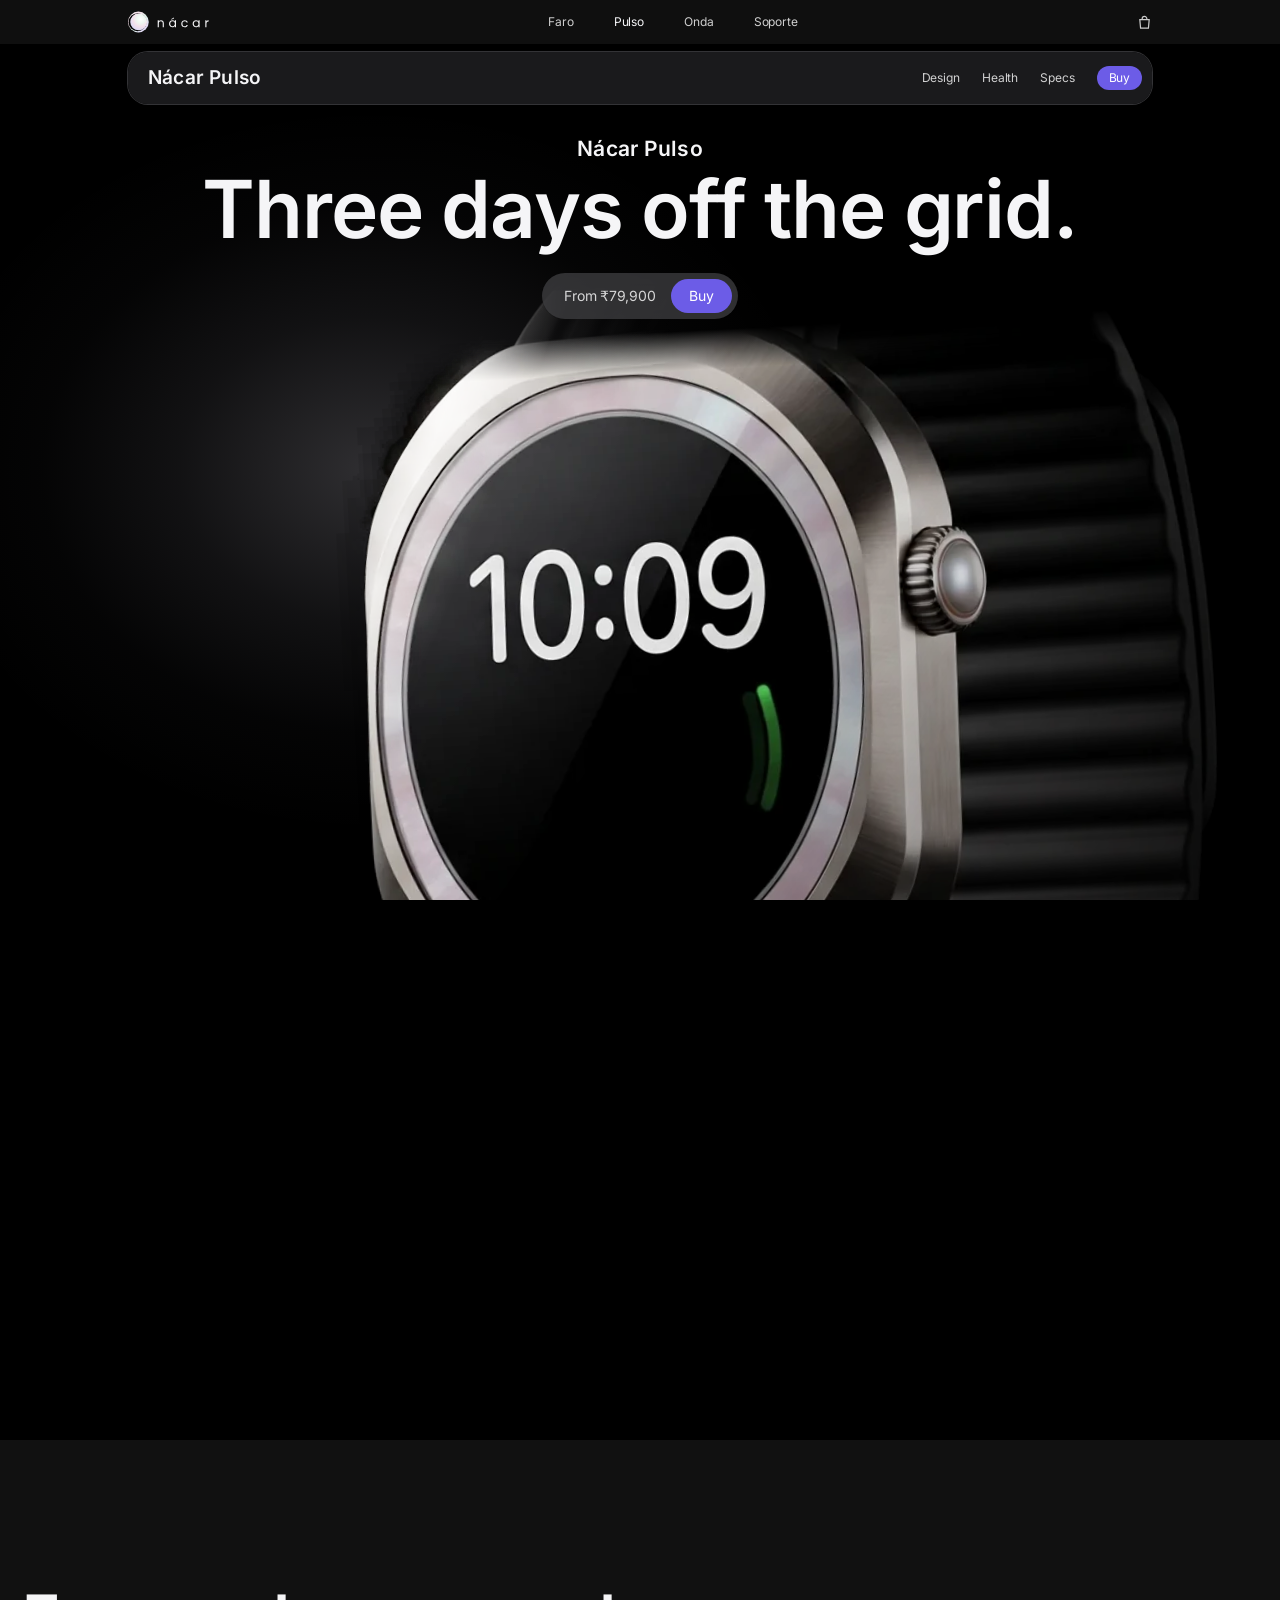
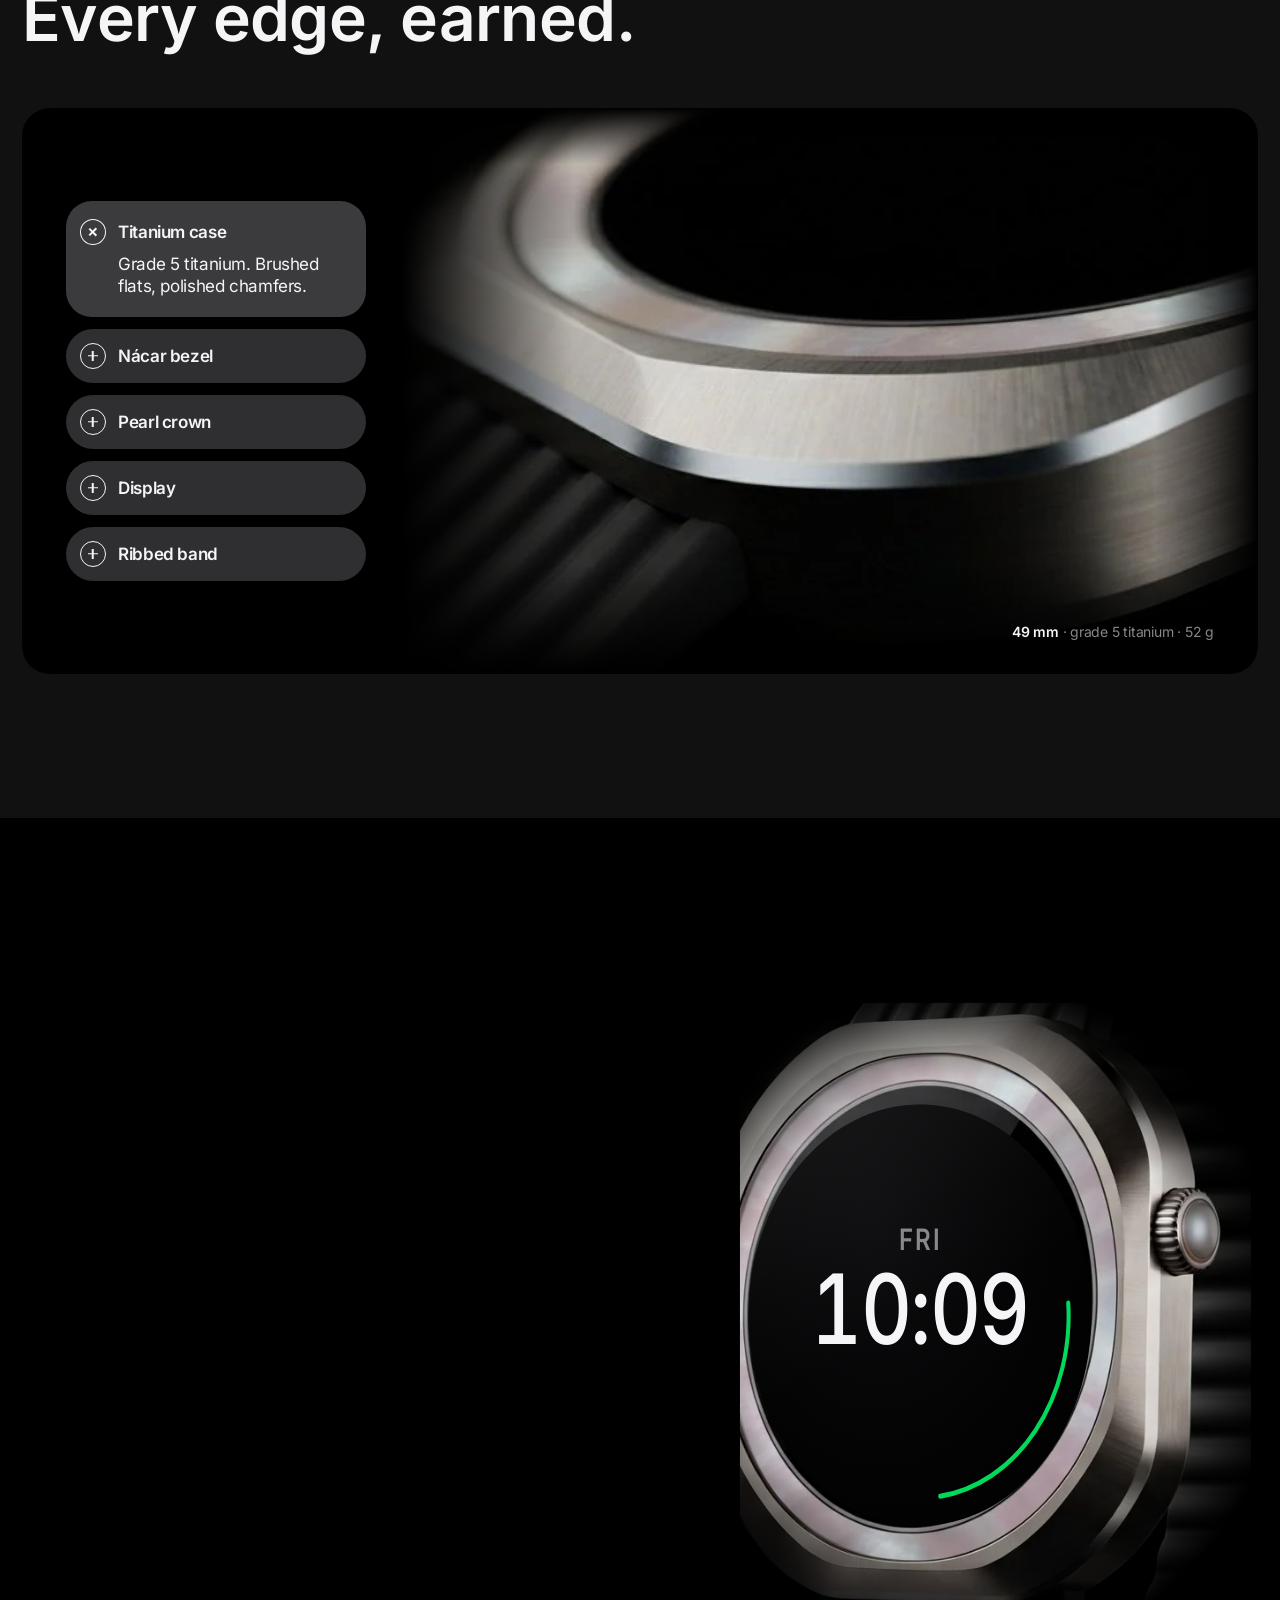
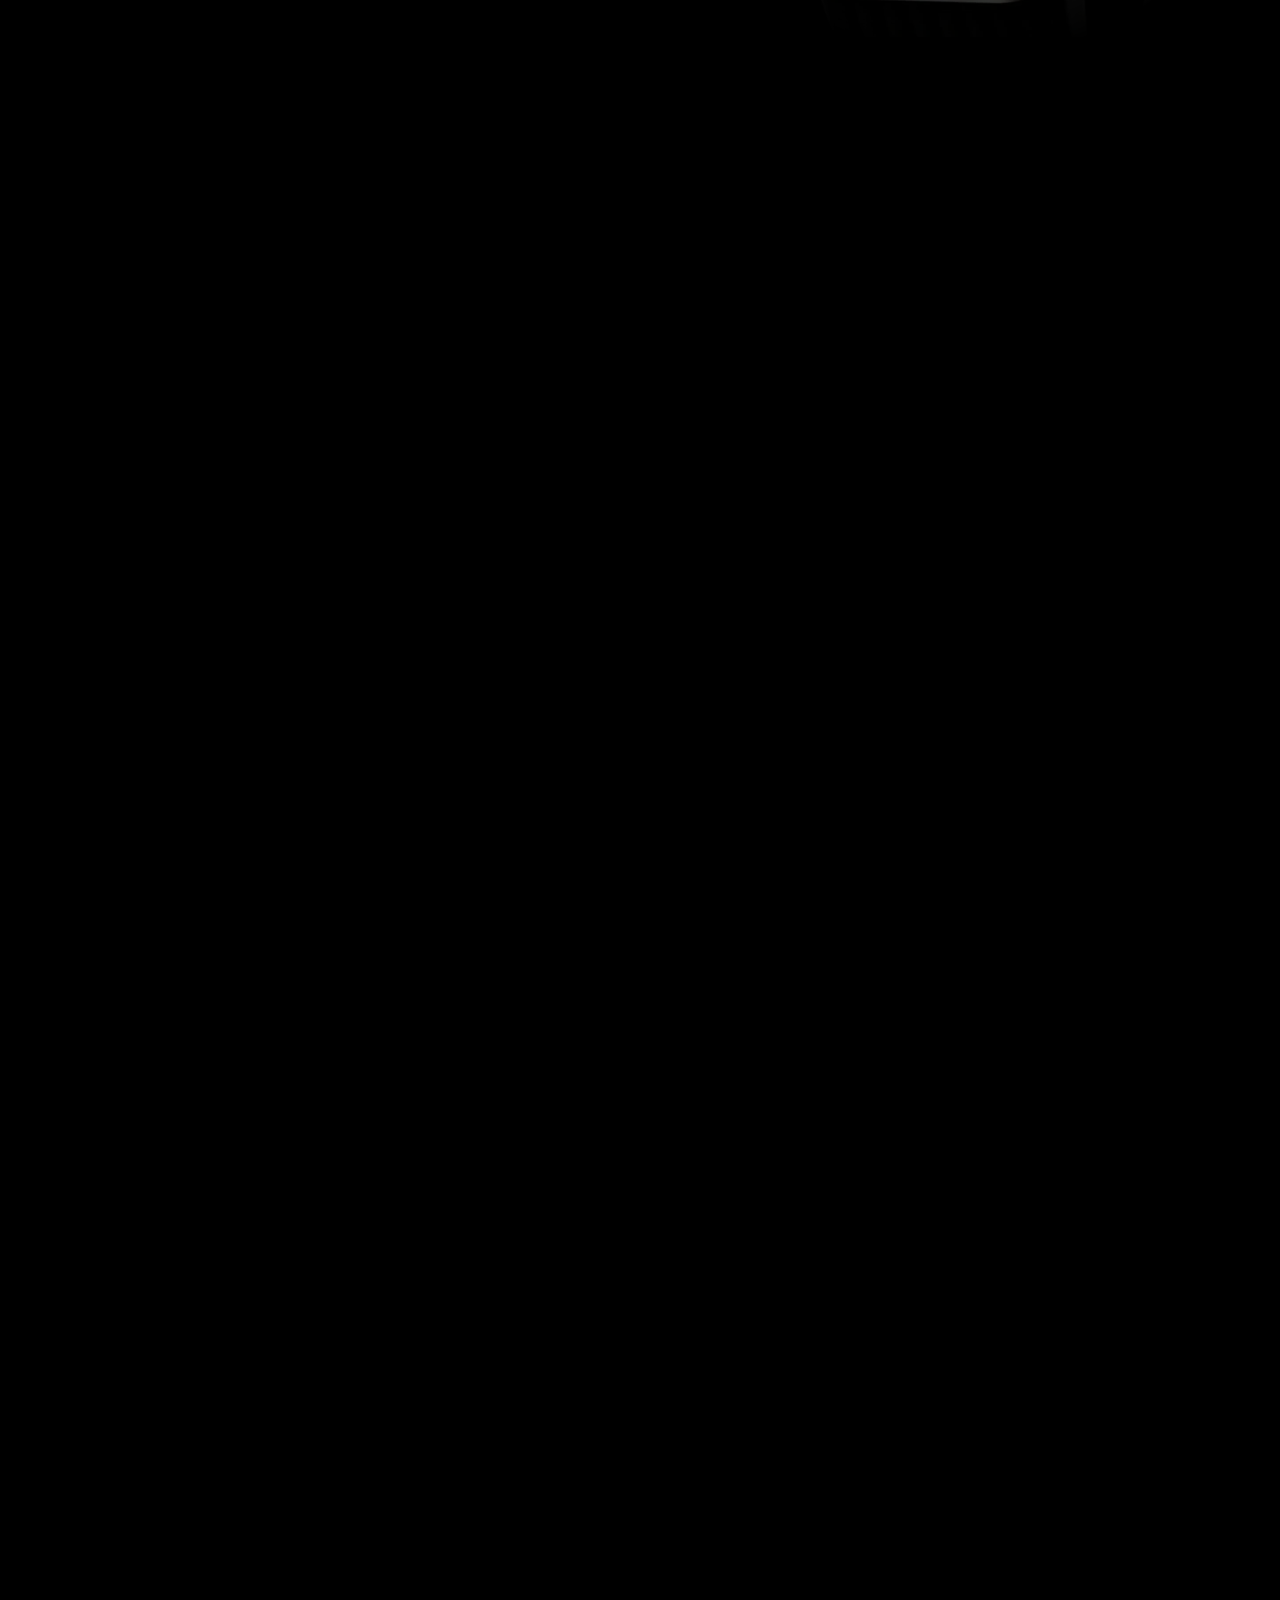
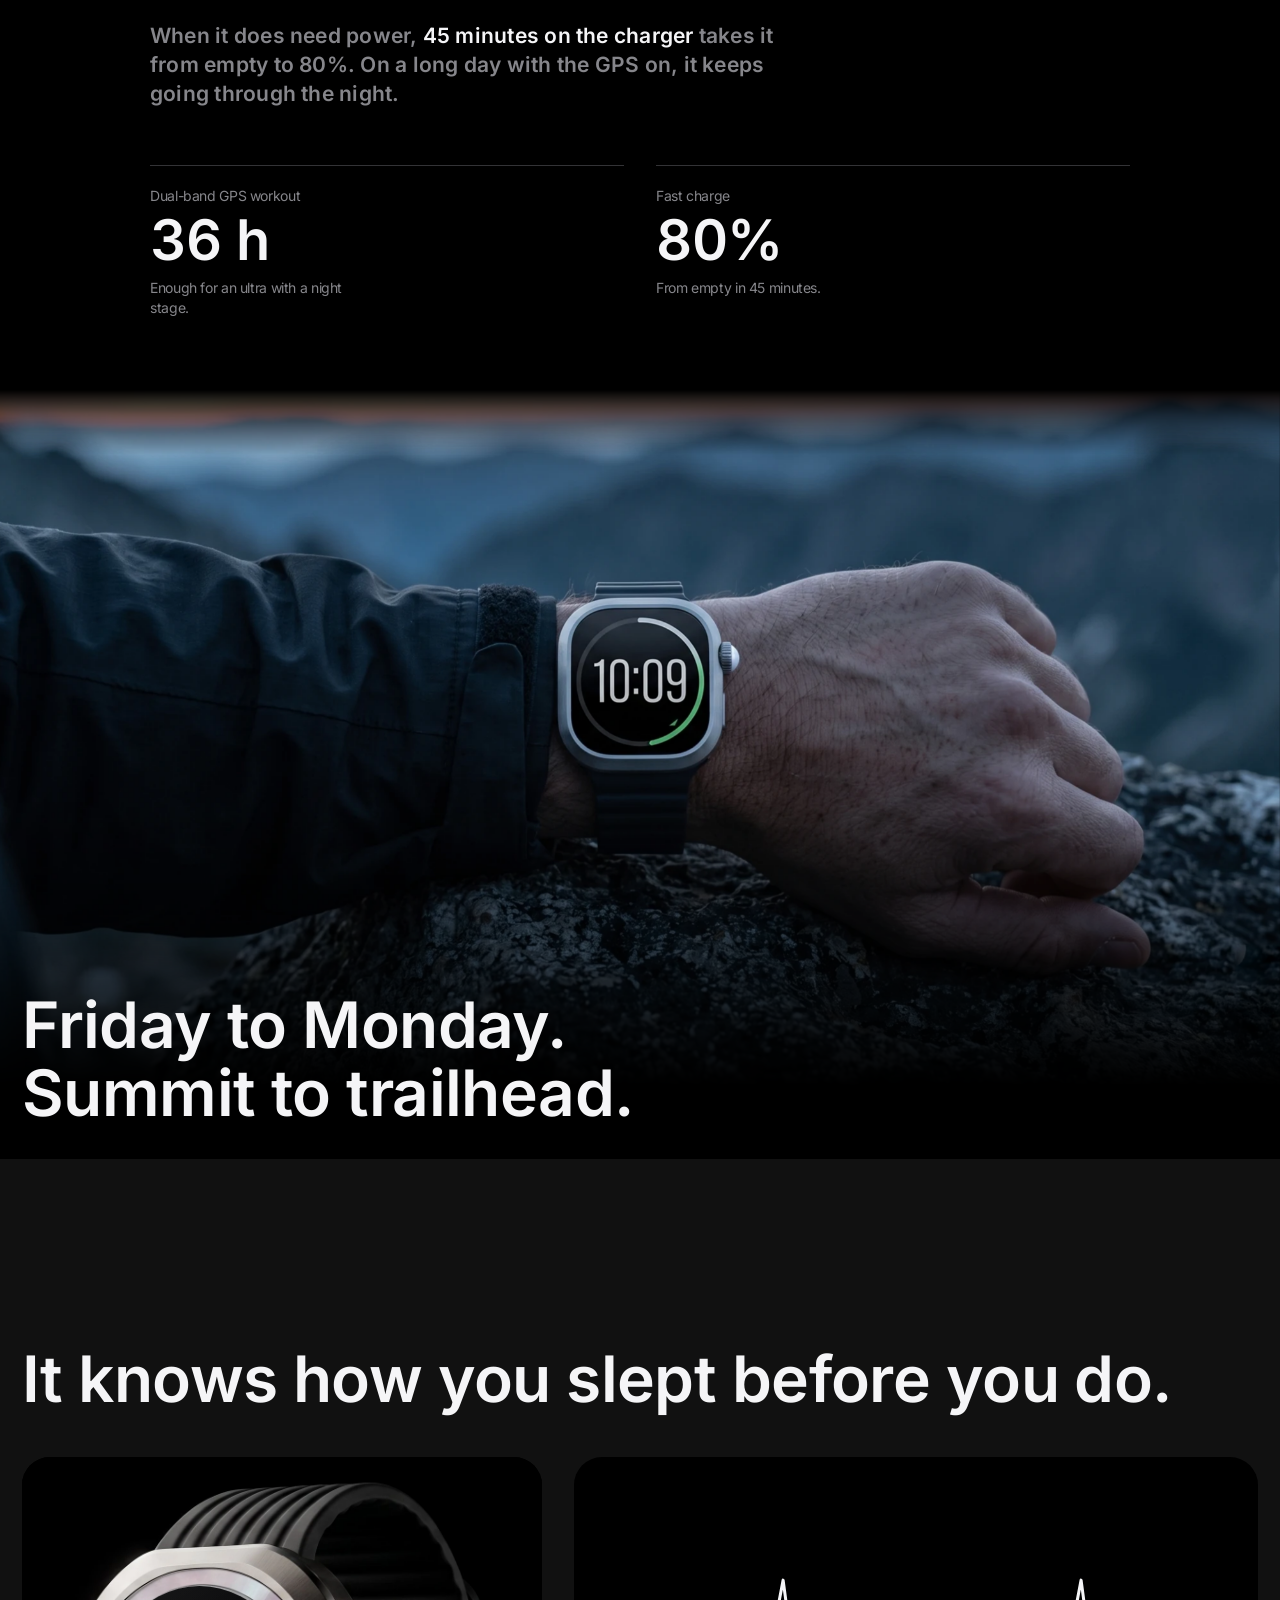
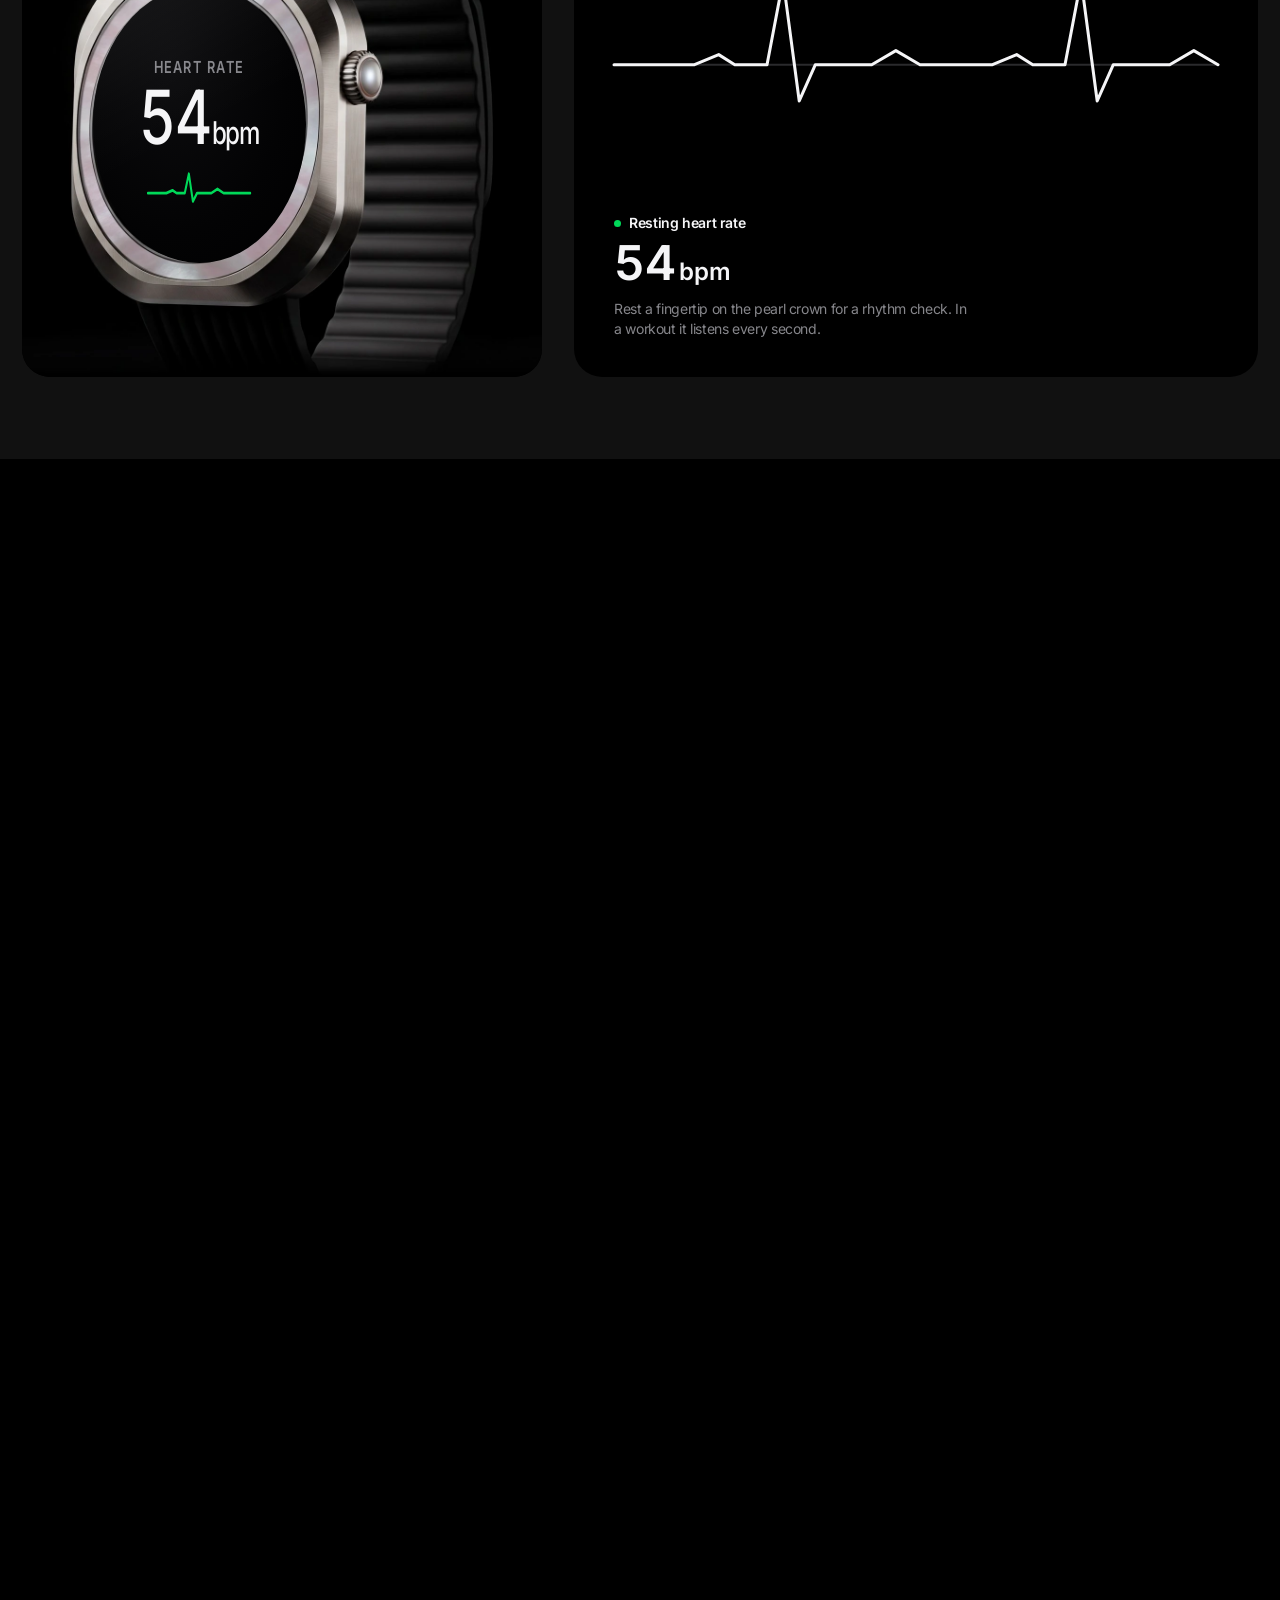
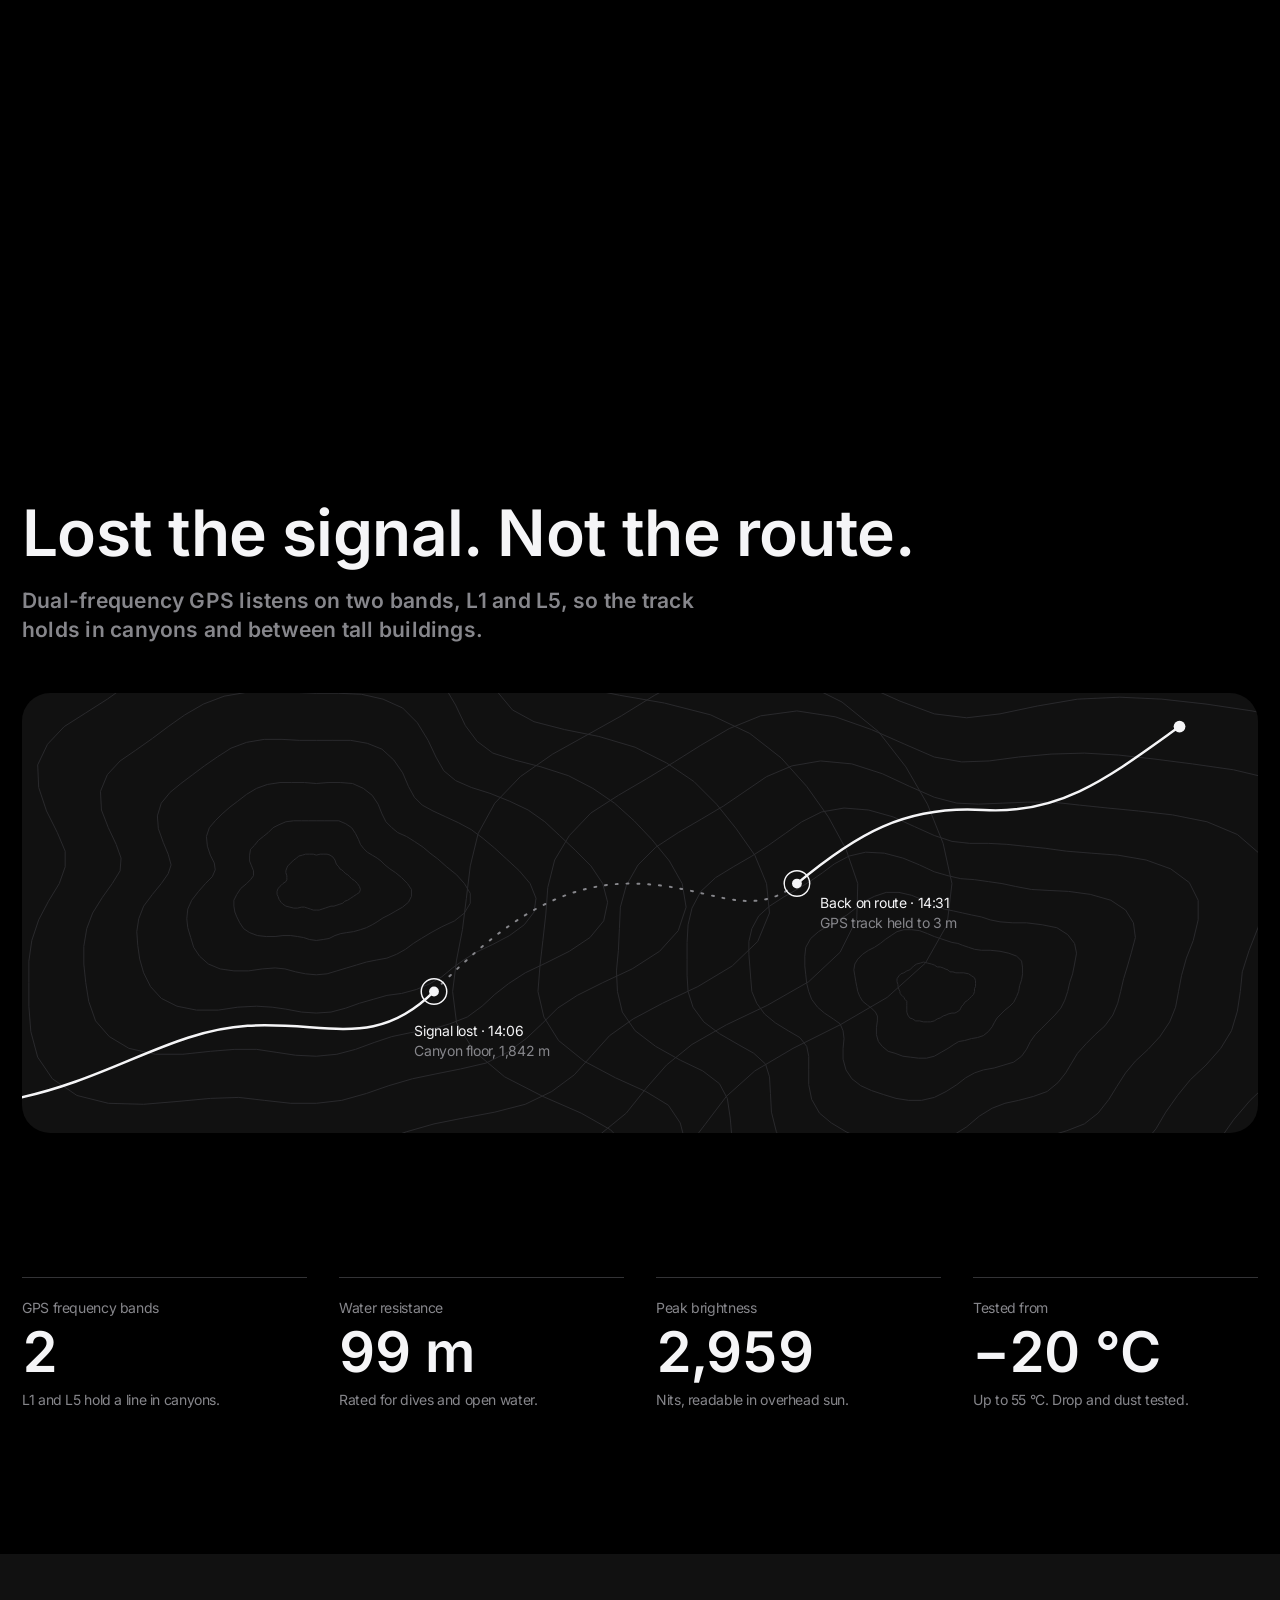
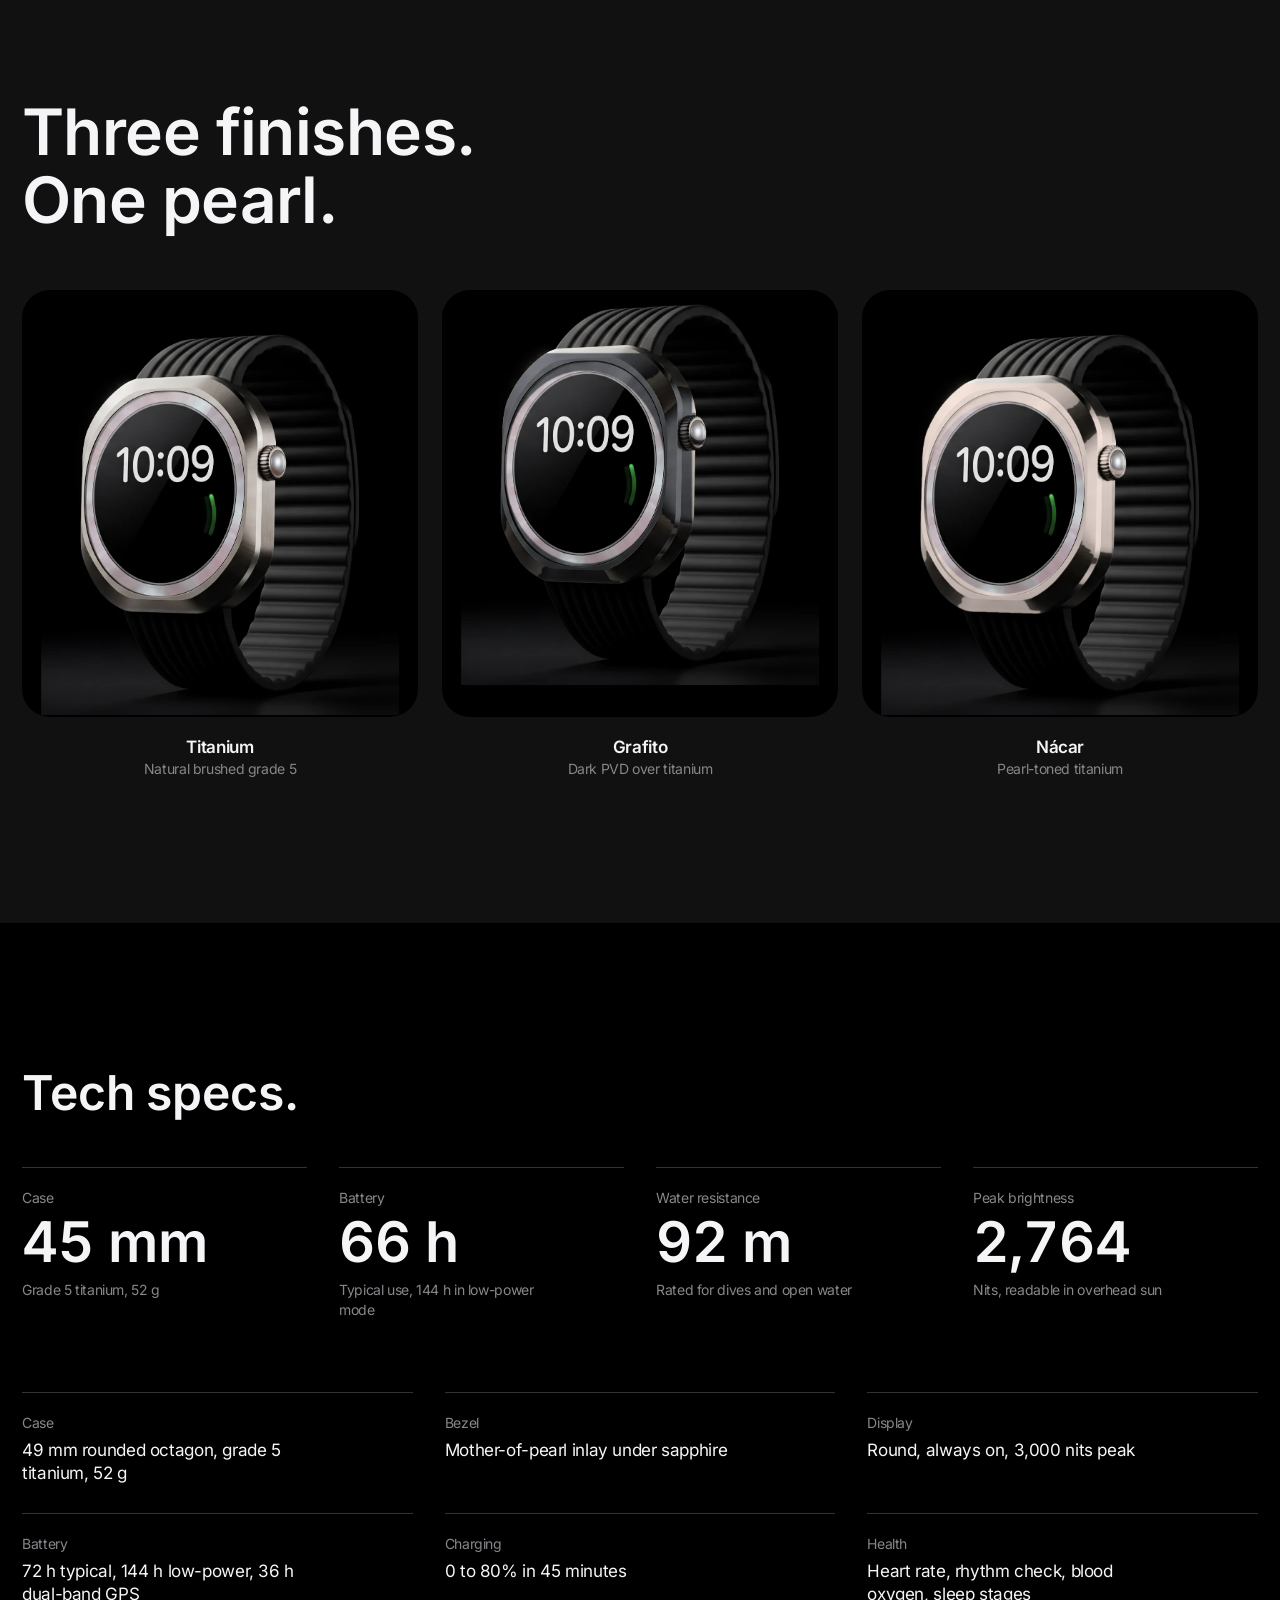
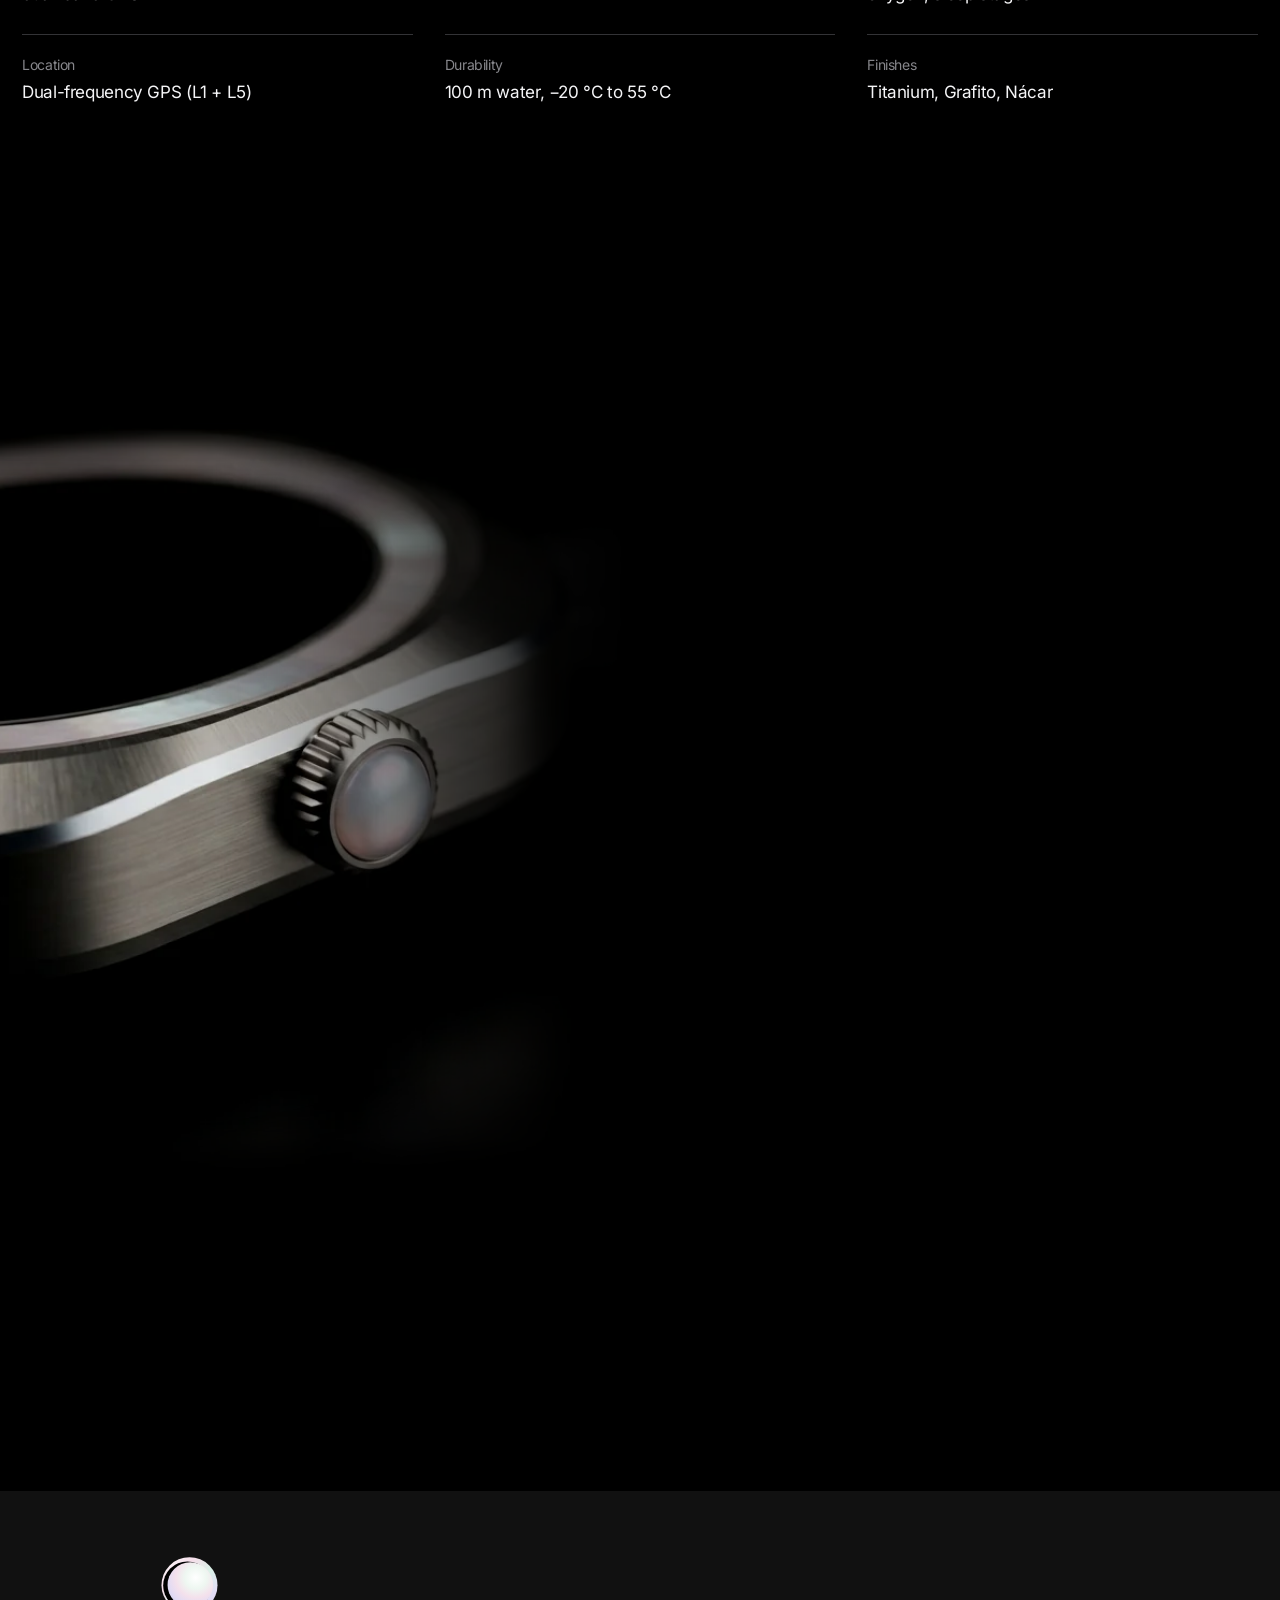
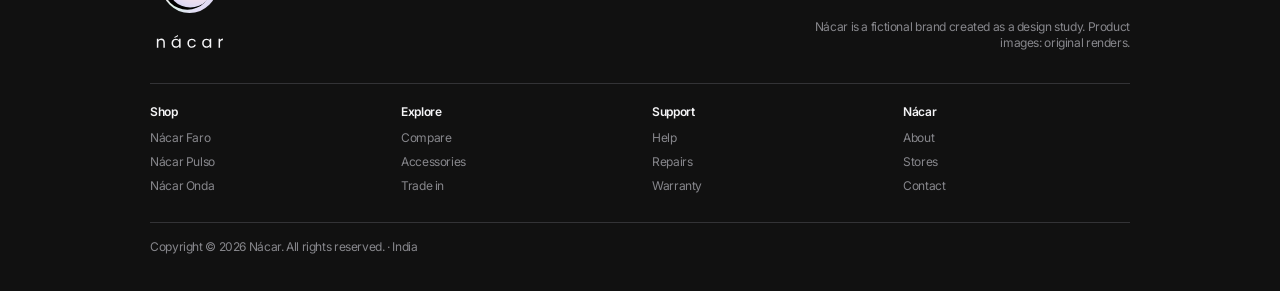
<file: pulso.html>
<!doctype html>
<html lang="en">
<head>
<meta charset="utf-8">
<meta name="viewport" content="width=device-width, initial-scale=1, viewport-fit=cover">
<title>Nácar Pulso · Three days off the grid.</title>
<meta name="description" content="Nácar Pulso: a 49 mm titanium watch with a pearl crown, 72 hours of battery and dual-frequency GPS. From ₹79,900.">
<meta name="theme-color" content="#000000">
<meta property="og:type" content="website">
<meta property="og:title" content="Nácar Pulso · Three days off the grid.">
<meta property="og:description" content="A 49 mm titanium watch with a pearl crown, 72 hours of battery and dual-frequency GPS. From ₹79,900.">
<meta property="og:image" content="assets/og-pulso.jpg">
<meta property="og:image:width" content="1200">
<meta property="og:image:height" content="630">
<meta name="twitter:card" content="summary_large_image">
<meta name="twitter:title" content="Nácar Pulso · Three days off the grid.">
<meta name="twitter:description" content="A 49 mm titanium watch with a pearl crown, 72 hours of battery and dual-frequency GPS. From ₹79,900.">
<meta name="twitter:image" content="assets/og-pulso.jpg">
<link rel="icon" href="brand/favicon.svg" type="image/svg+xml">
<link rel="apple-touch-icon" href="brand/apple-touch-icon.png">
<link rel="preload" href="fonts/inter.woff2" as="font" type="font/woff2" crossorigin>
<link rel="preload" href="assets/pulso-front-cut.webp" as="image" media="(min-width: 735px)" fetchpriority="high">
<link rel="preload" href="assets/pulso-front-cut-m.webp" as="image" media="(max-width: 734px)" fetchpriority="high">
<link rel="stylesheet" href="scrollcraft.css">
<link rel="stylesheet" href="site.css">
<style>
/* ==================================================== pulso.html only ==
   Same contract as faro.html: every scroll-driven value reads a page
   variable (--p) that mirrors the engine's --sc-p, so html.rm can pin it
   to a still frame.                                                       */
/* Two-tier chrome, identical to faro.html: the logo bar (44px, top 0) and
   the product capsule (52px, top 52) are both always on screen, 92% opaque
   with the shared blur from site.css. Fixed rather than sticky, so they take
   no flow space and every pinned stage looks the same at scroll 0 as while
   pinned. --chrome is the height every stage keeps clear at its top. */
:root { --chrome: 104px; }
.gnav { position: fixed; top: 0; left: 0; right: 0; }
.lnav { position: fixed; top: 52px; left: 0; right: 0; margin: 0 auto; }
section[id] { scroll-margin-top: calc(var(--chrome) + 12px); }
html { scroll-padding-top: calc(var(--chrome) + 12px); }
@media (max-width: 734px) { :root { --pad-section: 72px; } }   /* phone budget: a little less air between flow sections */

/* ------------------------------------------------------------ 1 · HERO --
   Label, headline and price/Buy as one block under the bars; below it the
   watch at full drama: huge, tilted, dial in the lower middle, strap and
   case running off the bottom of the frame. Light rakes across it:
     glow   (engine parallax -0.5) a soft directional light behind the
            upper-left of the case
     watch  grows 0.97 -> 1.03 from its case top and straightens -3deg -> 0,
            so its top edge never climbs toward the copy (>= 48px of air)
     sheen  a bright band, screened over the watch and masked by the watch's
            own luminance, so it catches only the titanium edge; it rakes
            left to right with scroll
   Stage coords: at scroll 0 the global bar pushes the stage down 44px, so
   the price/Buy block sits well inside 0 .. 100svh - 44px.                */
.hero {
  --p: var(--sc-p, 0);
  --wh: 150svh;                                 /* watch image height */
  /* case top (16% down the cutout) lands 48px under the price/Buy pill,
     whose bottom is at chrome + 3.5svh + 207px */
  --wt: calc(var(--chrome) + 3.5svh + 207px + 48px - var(--wh) * 0.16);
}
.hero__stage { background: var(--obsidian); }
.hero__glow-plane { position: absolute; inset: 0; z-index: 0; pointer-events: none; }
.hero__glow {
  position: absolute; left: calc(50% - var(--wh) * 0.2); top: calc(var(--wt) + var(--wh) * 0.2);
  width: calc(var(--wh) * 0.75); aspect-ratio: 1.25; translate: -50% -50%;
  border-radius: 50%;
  background: radial-gradient(closest-side,
    rgba(236, 232, 246, 0.2) 0%, rgba(228, 224, 242, 0.08) 42%, rgba(220, 216, 236, 0.02) 72%, transparent 100%);
  transform: scale(calc(0.9 + var(--p) * 0.16));
}
.hero__rig {
  position: absolute; z-index: 1; left: 50%; top: var(--wt);
  height: var(--wh); aspect-ratio: 1080 / 1200;
  translate: -50% 0;
  transform-origin: 38.6% 16%;                   /* the case top, centre */
  transform: translateX(11.4%) rotate(calc(-3deg + var(--p) * 3deg)) scale(calc(0.97 + var(--p) * 0.06));
}
.hero__watch {
  position: absolute; inset: 0; width: 100%; height: 100%; max-width: none;
  -webkit-mask-image: linear-gradient(to bottom, transparent 11.6%, #000 14.6%);
          mask-image: linear-gradient(to bottom, transparent 11.6%, #000 14.6%);
}
/* shade: the lower right falls away from the light */
.hero__shade {
  position: absolute; inset: 0; pointer-events: none;
  background: linear-gradient(128deg, transparent 38%, rgba(0, 0, 0, 0.5) 72%);
  -webkit-mask-image: url("assets/pulso-front-cut.webp"); mask-image: url("assets/pulso-front-cut.webp");
  -webkit-mask-size: 100% 100%; mask-size: 100% 100%;
}
.hero__sheen {
  position: absolute; inset: 0; overflow: hidden; pointer-events: none;
  mix-blend-mode: screen;
  -webkit-mask-image: url("assets/pulso-front-cut.webp"); mask-image: url("assets/pulso-front-cut.webp");
  -webkit-mask-size: 100% 100%; mask-size: 100% 100%; mask-mode: luminance;
}
.hero__sheen::before {
  content: ""; position: absolute; top: 8%; bottom: 30%; left: -6%; width: 34%;
  transform: translateX(calc(var(--p) * 110%)) skewX(-24deg);
  background: linear-gradient(90deg, transparent 0%, rgba(255, 252, 250, 0.1) 30%, rgba(255, 252, 250, 0.85) 50%, rgba(255, 252, 250, 0.1) 70%, transparent 100%);
}
.hero__top {
  position: absolute; z-index: 2; left: var(--edge); right: var(--edge); top: calc(var(--chrome) + 3.5svh);
  display: flex; flex-direction: column; align-items: center; text-align: center;
}
.hero__name { color: var(--porcelain); }
.hero__head { margin-top: 6px; }
.hero__top .price-capsule { margin-top: 22px; }
@media (max-width: 734px) {
  .hero { --wh: min(94svh, 196vw); --wt: calc(var(--chrome) + 2svh + 199px + 40px - var(--wh) * 0.16); }
  .hero__top { top: calc(var(--chrome) + 2svh); }
  .hero__shade, .hero__sheen { -webkit-mask-image: url("assets/pulso-front-cut-m.webp"); mask-image: url("assets/pulso-front-cut-m.webp"); }
  .hero__name { font-size: 17px; }
  .hero__head { margin-top: 4px; }
  .hero__top .price-capsule { margin-top: 18px; }
}

/* ----------------------------------------------------- 2 · CLOSER LOOK --
   Quiet. The reader picks a part; the image and its caption swap.       */
.look__h { margin-bottom: 56px; }
.look { display: grid; grid-template-columns: 380px 1fr; height: clamp(480px, calc(100svh - var(--chrome) - 230px), 640px); }
.look__tabs {
  position: relative; z-index: 2;
  display: flex; flex-direction: column; justify-content: center; align-items: flex-start; gap: 12px;
  padding-left: 44px;
}
.lk {
  appearance: none; border: 0; cursor: pointer; text-align: left;
  width: 300px; padding: 14px 24px 14px 14px; border-radius: var(--r-chip);
  background: rgba(66, 66, 69, 0.72); color: var(--porcelain);
  font: 400 17px/1.3 var(--font); letter-spacing: -0.022em;
  transition: background-color var(--d-ui) var(--ease), padding var(--d-ui) var(--ease), border-radius var(--d-ui) var(--ease), transform 160ms var(--ease);
}
.lk:hover { background: rgba(86, 86, 90, 0.85); }
.lk:active { transform: scale(0.97); }
.lk__row { display: flex; align-items: center; gap: 12px; font-weight: 600; }
.lk__plus {
  flex: none; position: relative; width: 26px; height: 26px; border-radius: 50%;
  border: 1.5px solid var(--porcelain); transition: transform var(--d-ui) var(--ease);
}
.lk__plus::before, .lk__plus::after {
  content: ""; position: absolute; left: 50%; top: 50%; width: 10px; height: 1.5px;
  background: var(--porcelain); translate: -50% -50%;
}
.lk__plus::after { rotate: 90deg; }
.lk__txt { display: grid; grid-template-rows: 0fr; transition: grid-template-rows var(--d-ui) var(--ease); }
.lk__txt > span { overflow: hidden; padding-left: 38px; opacity: 0; transition: opacity var(--d-ui) var(--ease); }
.lk[aria-selected="true"] { border-radius: 26px; padding: 18px 24px 20px 14px; cursor: default; background: rgba(66, 66, 69, 0.9); }
.lk[aria-selected="true"] .lk__plus { transform: rotate(45deg); }
.lk[aria-selected="true"] .lk__txt { grid-template-rows: 1fr; }
.lk[aria-selected="true"] .lk__txt > span { opacity: 1; padding-top: 8px; }
.look__media { position: relative; overflow: hidden; }
.shot {
  position: absolute; inset: 0; margin: 0; opacity: 0; transform: scale(1.04);
  transition: opacity 600ms var(--ease), transform 900ms var(--ease);
}
.shot.on { opacity: 1; transform: none; }
.shot img {
  position: absolute; inset: 0; width: 100%; height: 100%; max-width: none; object-fit: cover;
  -webkit-mask-image: linear-gradient(90deg, transparent, #000 20%, #000 88%, transparent), linear-gradient(transparent, #000 10%, #000 80%, transparent);
  -webkit-mask-composite: source-in;
          mask-image: linear-gradient(90deg, transparent, #000 20%, #000 88%, transparent), linear-gradient(transparent, #000 10%, #000 80%, transparent);
          mask-composite: intersect;
}
/* the side profile is shown whole, at up to its natural width */
.shot--contain img { inset: 0 0 10% 0; margin: auto; width: min(100%, 779px); height: auto; max-height: 90%; object-fit: contain;
  -webkit-mask-image: linear-gradient(90deg, transparent, #000 7%, #000 93%, transparent), linear-gradient(transparent, #000 8%, #000 90%, transparent);
  -webkit-mask-composite: source-in;
          mask-image: linear-gradient(90deg, transparent, #000 7%, #000 93%, transparent), linear-gradient(transparent, #000 8%, #000 90%, transparent);
          mask-composite: intersect; }
.shot figcaption { position: absolute; right: 44px; bottom: 32px; color: var(--ash); }
.shot figcaption strong { color: var(--porcelain); font-weight: 600; }
@media (max-width: 900px) {
  .look { grid-template-columns: 1fr; height: auto; min-height: 0; }
  .look__media { order: -1; height: 96vw; max-height: 460px; }
  .look__tabs { padding: 4px 16px 24px; }
  .lk { width: 100%; }
  .shot figcaption { left: 16px; right: 16px; bottom: 12px; text-align: center; }
  .shot img {
    -webkit-mask-image: linear-gradient(#000 66%, transparent); mask-image: linear-gradient(#000 66%, transparent);
  }
}
@media (max-width: 734px) { .look__h { margin-bottom: 32px; } }

/* ------------------------------------------------------ 3 · PEAK · TIME --
   One idea: scroll is the clock. The headline holds, a single stat counts
   the hours (72 typical, then on to 144 in low-power mode), and the dial,
   close up and whole in frame, keeps time with it: its face is live HTML
   laid over the screen (measured on the render), so the day ticks from
   FRI to WED, a small green ring drains, and in low-power mode the face
   dims. The headline stays the largest type; the stat is 64px.          */
.bat {
  --p: var(--sc-p, 0);
  --t1: clamp(0, calc((var(--p) - 0.06) / 0.42), 1);
  --t2: clamp(0, calc((var(--p) - 0.56) / 0.34), 1);
  --h1: calc(var(--t1) * var(--t1) * (3 - 2 * var(--t1)));   /* same smoothstep the engine counts with */
  --h2: calc(var(--t2) * var(--t2) * (3 - 2 * var(--t2)));
  --H: min(calc(var(--h1) * 72 + var(--h2) * 72), 143.5);      /* hours elapsed */
  --dh: min(72svh, calc(100svh - var(--chrome) - 80px));        /* dial plate height */
}
.bat__stage { background: var(--obsidian); }
.bat__dial {
  position: absolute; z-index: 1;
  height: var(--dh); aspect-ratio: 580 / 720;
  right: var(--edge); top: calc(var(--chrome) + (100svh - var(--chrome) - var(--dh)) * 0.5);
  transform-origin: 35% 50%; transform: scale(calc(0.98 + var(--p) * 0.02));
  -webkit-mask-image: radial-gradient(ellipse 64% 54% at 44% 50%, #000 70%, transparent 100%);
          mask-image: radial-gradient(ellipse 64% 54% at 44% 50%, #000 70%, transparent 100%);
}
.bat__dial > img { position: absolute; inset: 0; width: 100%; height: 100%; max-width: none; }
/* the screen, straight from the render's measurements */
.face {
  position: absolute; left: var(--fx, 1.7%); top: var(--fy, 16.1%); width: var(--fw, 67.1%); height: var(--fh, 66.4%);
  border-radius: 50%; overflow: hidden;
  background: radial-gradient(ellipse at 38% 30%, #0c0c0e 0%, #030304 60%, #000 100%);
  container-type: size;
}
.face::after {                                   /* glass */
  content: ""; position: absolute; inset: 0; border-radius: 50%; pointer-events: none;
  background: linear-gradient(152deg, rgba(255, 255, 255, 0.07) 0%, rgba(255, 255, 255, 0.015) 34%, transparent 52%);
}
.face__in {                                      /* a round face, foreshortened like the render */
  position: absolute; top: 0; left: 50%; height: 100%; aspect-ratio: 1;
  translate: -50% 0; transform: scaleX(var(--fsx, 0.814));
  opacity: calc(1 - var(--h2, 0) * 0.5);
}
.face__ring { position: absolute; inset: 5%; width: 90%; height: 90%; transform: rotate(-4deg); }
.face__ring circle { fill: none; stroke-width: 1.3; stroke-linecap: round; }
.face__ring .r0 { stroke: #1a1a1c; stroke-dasharray: 24 100; }
/* a short activity-style arc from 3 o'clock, the only green on the face */
.face__ring .r1 { stroke: var(--signal); stroke-dasharray: calc((1 - var(--H) / 158) * 24) 100; }
.face__day { position: absolute; left: 0; right: 0; top: 27%; height: 8cqh; font-size: 7cqh; font-weight: 600; letter-spacing: 0.08em; color: var(--ash); text-align: center; }
/* day d shows while d <= H/24 < d + 1 (two one-sided ramps, so FRI is lit at 0 h) */
.face__day span { position: absolute; inset: 0; opacity: calc(clamp(0, (var(--H) / 24 - var(--d) + 0.03) * 40, 1) * clamp(0, (var(--d) + 1 - var(--H) / 24) * 40, 1)); }
.face__day span:nth-child(1) { --d: 0; } .face__day span:nth-child(2) { --d: 1; } .face__day span:nth-child(3) { --d: 2; }
.face__day span:nth-child(4) { --d: 3; } .face__day span:nth-child(5) { --d: 4; } .face__day span:nth-child(6) { --d: 5; }
.face__time {
  position: absolute; left: 0; right: 0; top: 37%; text-align: center;
  font-size: 23cqh; line-height: 1; font-weight: 500; letter-spacing: -0.02em; font-variant-numeric: tabular-nums;
  color: color-mix(in srgb, var(--porcelain) calc(100% - var(--h2) * 55%), var(--slate));
}
.face__lp { position: absolute; left: 0; right: 0; top: 66%; text-align: center; font-size: 5.5cqh; color: var(--ash); opacity: var(--h2); }
.bat__copy {
  position: absolute; z-index: 3; left: var(--edge); top: var(--chrome); bottom: 0;
  width: calc(100vw - var(--dh) * 0.806 - var(--edge) * 2 - 32px);
  display: flex; flex-direction: column; justify-content: center; gap: 64px;
}
.bat__h span { display: block; }
.bat__reads { display: grid; }
.bat__read { grid-area: 1 / 1; }
.bat__eye { display: flex; align-items: center; gap: 10px; font-weight: 600; color: var(--porcelain); }
.bat__num { font-variant-numeric: tabular-nums; margin-top: 4px; }
.bat__cap { color: var(--ash); margin-top: 10px; max-width: 34ch; }
.bat :is(.bat__eye, .bat__cap) { font-size: 17px; line-height: 1.41; }
/* battery glyph: small, green, drains as the hours pass */
.batt { position: relative; display: inline-block; width: 25px; height: 12px; padding: 1.5px; border: 1.5px solid var(--slate); border-radius: 4px; }
.batt::after { content: ""; position: absolute; right: -4px; top: 3px; width: 2px; height: 3px; border-radius: 0 1px 1px 0; background: var(--slate); }
.batt i { display: block; height: 100%; border-radius: 1.5px; background: var(--signal); width: calc((1 - var(--H) / 158) * 100%); }
@media (max-width: 734px) {
  .bat { --dh: 33svh; }
  .bat__dial { right: auto; left: 50%; translate: -44% 0; top: calc(var(--chrome) + 3svh + 214px); }
  .bat__copy { right: var(--edge); width: auto; top: calc(var(--chrome) + 3svh); bottom: 4svh; justify-content: space-between; gap: 0; }
  .bat :is(.bat__eye, .bat__cap) { font-size: 14px; line-height: 1.43; }
  .bat__cap { margin-top: 6px; }
}

/* battery tail: flow, counted on entry. On phones it is cut: the same
   figures sit in the spec table, and the page has to stay short. */
.batx { padding-top: 64px; }
@media (max-width: 734px) { .batx { display: none; } }
.batx .t-lede { max-width: 30em; margin-bottom: 56px; }

/* -------------------------------------------------------- 3b · OUTSIDE --
   A full-bleed lifestyle band: the wrist on a summit rock at dawn. No pin;
   the photograph drifts slower than the page inside its frame (engine
   parallax), and its lower edge is masked to black, so the one line sits
   on clean black, not on a scrim.                                        */
.wrist { position: relative; background: var(--obsidian); }
.wrist__frame { position: relative; height: min(56vw, 100svh); overflow: clip;
  -webkit-mask-image: linear-gradient(to bottom, transparent 0, #000 9%, #000 58%, transparent 97%);
          mask-image: linear-gradient(to bottom, transparent 0, #000 9%, #000 58%, transparent 97%); }
.wrist__par { position: absolute; left: 0; right: 0; top: -70px; bottom: -70px; }
.wrist__par img { width: 100%; height: 100%; max-width: none; object-fit: cover; object-position: 50% 50%; }
.wrist__line { position: relative; z-index: 2; margin-top: -9vw; padding-bottom: 32px; }
@media (max-width: 734px) {
  .wrist__frame { height: 104vw; }
  .wrist__par { top: -36px; bottom: -36px; }
  .wrist__par img { object-position: 47% 50%; }
  .wrist__line { margin-top: -14vw; padding-bottom: 8px; }
}
html.rm .wrist__par { top: 0; bottom: 0; }

/* ----------------------------------------------------------- 4 · HEALTH --
   The watch holds on the left while the cards travel on the right, one
   card at a time, and the watch's live face follows the card in view:
   heart rate, then sleep, then blood oxygen. k (0..2) is the rail position,
   with rests at each card: 0 until p .14, 1 from .38 to .56, 2 from .80.
   --cw / --step (px) are measured by the page script. The rail viewport is
   masked soft at both ends, so a card entering or leaving never shows a
   hard edge, and at rest only whole cards are lit.                      */
.hl {
  --p: var(--sc-p, 0);
  --ka: clamp(0, calc((var(--p) - 0.14) / 0.24), 1);
  --kb: clamp(0, calc((var(--p) - 0.56) / 0.24), 1);
  --k: calc(var(--ka) * var(--ka) * (3 - 2 * var(--ka)) + var(--kb) * var(--kb) * (3 - 2 * var(--kb)));
  --hb: min(58svh, 520px);           /* body height = watch box */
}
.hl__stage { background: var(--carbon); display: flex; flex-direction: column; justify-content: center; gap: 44px; padding-top: var(--chrome); }
.hl__head { width: min(var(--w-media), 100% - 44px); margin-inline: auto; }
.hl__body { display: flex; align-items: stretch; height: var(--hb); padding-left: var(--edge); }
/* the watch sits in a black tile, like the cards beside it */
.hl__watch { position: relative; flex: 0 0 var(--hb); }
.hl__watch > img { position: absolute; inset: 0; width: 100%; height: 100%; max-width: none; }
.hl__watch .face { --fx: 13.64%; --fy: 24.77%; --fw: 40.91%; --fh: 53.19%; --fsx: 0.77; }
.hf { position: absolute; inset: 0; opacity: clamp(0, calc(1 - max(var(--k) - var(--i), var(--i) - var(--k)) * 2.4), 1); }
.hf:nth-child(1) { --i: 0; } .hf:nth-child(2) { --i: 1; } .hf:nth-child(3) { --i: 2; }
.hf__lbl { position: absolute; left: 0; right: 0; top: 25%; text-align: center; font-size: 6cqh; font-weight: 600; letter-spacing: 0.08em; color: var(--ash); }
.hf__big { position: absolute; left: 0; right: 0; top: 34%; text-align: center; font-size: 27cqh; line-height: 1; font-weight: 500; letter-spacing: -0.02em; font-variant-numeric: tabular-nums; color: var(--porcelain); }
.hf__big small { font-size: 0.42em; font-weight: 500; margin-left: 0.06em; }
.hf__viz { position: absolute; left: 26%; width: 48%; top: 67%; height: 12%; overflow: visible; }
.hf__viz .tr { fill: none; stroke: var(--signal); stroke-width: 2; stroke-linejoin: round; stroke-linecap: round; }
.hf__viz .hy { fill: none; stroke: var(--ash); stroke-width: 2; stroke-linejoin: round; }
.hf__viz .ar0 { fill: none; stroke: #1d1d1f; stroke-width: 5; stroke-linecap: round; }
.hf__viz .ar1 { fill: none; stroke: var(--signal); stroke-width: 5; stroke-linecap: round; }
.hl__track {
  position: relative; flex: 1; min-width: 0;
  -webkit-mask-image: linear-gradient(90deg, transparent 0, #000 32px, #000 calc(100% - var(--edge)), transparent calc(100% - var(--edge) + 40px));
          mask-image: linear-gradient(90deg, transparent 0, #000 32px, #000 calc(100% - var(--edge)), transparent calc(100% - var(--edge) + 40px));
}
.hl__rail {
  display: flex; gap: 24px; height: 100%; width: max-content; padding-left: 32px;
  transform: translateX(calc(var(--k) * var(--step, 0px) * -1));
}
.hl__card { flex: 0 0 var(--cw, 600px); display: flex; flex-direction: column; padding: 36px 40px 38px; }
.hl__viz { flex: 1; min-height: 0; display: flex; align-items: center; justify-content: center; margin-bottom: 24px; }
.hl__viz svg { display: block; width: 100%; max-height: 100%; overflow: visible; }
.hl__eye { display: flex; align-items: center; gap: 8px; font-size: 14px; line-height: 1.43; color: var(--porcelain); font-weight: 600; }
.dot { flex: none; width: 7px; height: 7px; border-radius: 50%; background: var(--signal); }
.hl__num { font-size: 48px; line-height: 1.08; font-weight: 600; font-variant-numeric: tabular-nums; margin-top: 4px; }
.hl__num small { font-size: 0.5em; margin-left: 4px; }
.hl__cap { font-size: 14px; line-height: 1.43; color: var(--ash); margin-top: 10px; max-width: 40ch; }
.draw { fill: none; stroke: var(--porcelain); stroke-width: 1.5; stroke-linejoin: round; stroke-linecap: round; }
.base { fill: none; stroke: #2a2a2c; stroke-width: 1; }
.hyp .draw { stroke: var(--ash); stroke-width: 1.25; }
.hyp .fill { fill: rgba(245, 245, 247, 0.07); }
.hl__card text { fill: var(--ash); font-size: 11px; font-family: var(--font); }
.gauge .arc { fill: none; stroke: var(--porcelain); }
.gauge .base { stroke: var(--steel); }
@media (max-width: 734px) {
  .hl { --hb: 26svh; }
  .hl__stage { gap: 16px; justify-content: flex-start; padding-top: calc(var(--chrome) + 2svh); }
  .hl__head { font-size: 32px; line-height: 1.125; }
  .hl__body { flex-direction: column; height: auto; padding-left: 0; gap: 16px; }
  .hl__watch { flex: none; width: var(--hb); height: var(--hb); margin-inline: auto; }
  .hl__track {
    height: 36svh;
    -webkit-mask-image: linear-gradient(90deg, transparent 0, #000 var(--edge), #000 calc(100% - var(--edge)), transparent 100%);
            mask-image: linear-gradient(90deg, transparent 0, #000 var(--edge), #000 calc(100% - var(--edge)), transparent 100%);
  }
  .hl__rail { padding-left: var(--edge); gap: 16px; }
  .hl__card { padding: 22px 22px 22px; }
  .hl__viz { margin-bottom: 12px; }
  .hl__num { font-size: 32px; }
  .hl__cap { margin-top: 4px; }
}

/* ---------------------------------------------------------- 5 · OUTDOOR --
   Signal lost, route found: the route wipes in across the map (reveal),
   with a seam of light on its leading edge, as on Faro's turn.         */
.out { padding-top: calc(var(--chrome) + 96px); }
@media (max-width: 734px) { .out { padding-top: calc(var(--chrome) + 24px); } }
.out__head .t-lede { max-width: 32em; margin-top: 20px; }
.trail { position: relative; margin-top: 48px; }
.map { height: clamp(300px, calc(100svh - var(--chrome) - 96px - 260px), 480px); background: var(--carbon);
  --s: max(calc(min(1260px, 100vw - 44px) / 1260), calc(clamp(300px, calc(100svh - var(--chrome) - 96px - 260px), 480px) / 560)); }
.map svg { position: absolute; inset: 0; width: 100%; height: 100%; }
.map .contours path { fill: none; stroke: #2a2a2d; stroke-width: 1; }
.map__route { position: absolute; inset: 0; }
.map .route { fill: none; stroke: var(--porcelain); stroke-width: 2.5; stroke-linecap: round; stroke-linejoin: round; }
.map .lost { fill: none; stroke: var(--ash); stroke-width: 2; stroke-dasharray: 2 9; stroke-linecap: round; }
.map .pt { fill: var(--porcelain); }
.map .ring { fill: none; stroke: var(--porcelain); stroke-width: 1.5; }
/* Labels sit in viewBox units. The SVG is drawn with "slice", which scales
   by map height / 560 and centres on (630, 280); --s is that scale. */
.map .lbl { left: calc(50% + (var(--x) - 630) * var(--s)); top: calc(50% + (var(--y) - 280) * var(--s)); }
.map .lbl { position: absolute; font-size: 14px; line-height: 1.43; color: var(--ash); white-space: nowrap; }
.map .lbl b { display: block; font-weight: 400; color: var(--porcelain); }
.trail {
  --p: var(--sc-p, 0);
  --t: clamp(0, calc((var(--p) - 0.1) / 0.24), 1);
  --e: calc(var(--t) * var(--t) * (3 - 2 * var(--t)));
}
.map__edge {
  position: absolute; top: 8%; bottom: 8%; left: calc(var(--e) * 100%); width: 2px; margin-left: -1px;
  background: linear-gradient(to bottom, transparent, rgba(255,255,255,0.6) 30%, rgba(255,255,255,0.6) 70%, transparent);
  opacity: clamp(0, calc(min(var(--t), 1 - var(--t)) * 10), 1);
  pointer-events: none;
}
.map__edge::after { content: ""; position: absolute; inset: 0 -40px; background: radial-gradient(closest-side, rgba(235,232,246,0.14), transparent); }
html.rm .map__edge { display: none; }
.out__stats { margin-top: 144px; }
@media (max-width: 734px) {
  .trail { margin-top: 40px; }
  .map { height: 280px; --s: 0.5px; }
  .map .lbl { font-size: 12px; }
  .map .l2 { display: none; }
  .out__stats { display: none; }          /* same figures lead the spec section */
}

/* -------------------------------------------------------- 6 · FINISHES --
   The whole watch in each finish, fully inside its tile with room to
   spare, drifting at its own rate (flow + parallax). Names underneath.  */
.fins__h { margin-bottom: 56px; }
.fins { display: grid; grid-template-columns: repeat(3, 1fr); gap: 24px; }
.fin { margin: 0; }
.fin__tile { aspect-ratio: 1000 / 1080; }
.fin__par { position: absolute; inset: 4% 4%; }
.fin__par img { width: 100%; height: 100%; max-width: none; object-fit: contain; }
.fin figcaption { margin-top: 18px; text-align: center; font-size: 14px; line-height: 1.43; color: var(--ash); }
.fin figcaption strong { display: block; font-size: 17px; color: var(--porcelain); }
@media (max-width: 734px) {
  .fins__h { margin-bottom: 32px; }
  .fins { gap: 8px; }                     /* one row of three on phones too */
  .fin__tile { border-radius: 16px; }
  .fin__par { inset: 3%; }
  .fin figcaption { margin-top: 10px; font-size: 12px; }
  .fin figcaption strong { font-size: 14px; }
}

/* ----------------------------------------------------------- 7 · SPECS -- */
.specs__h { margin-bottom: 48px; }
.specs__stats { margin-bottom: 72px; }
.specs { display: grid; grid-template-columns: repeat(3, 1fr); gap: 0 32px; margin: 0; }
.specs div { border-top: 1px solid var(--steel); padding: 20px 0 28px; }
.specs dt { font-size: 14px; line-height: 1.43; color: var(--ash); margin-bottom: 6px; }
.specs dd { margin: 0; font-size: 17px; line-height: 1.35; color: var(--porcelain); max-width: 26ch; }
@media (max-width: 734px) {
  .specs__h { margin-bottom: 32px; }
  .specs__stats { margin-bottom: 48px; }
  .specs { grid-template-columns: 1fr 1fr; gap: 0 20px; }
}

/* ------------------------------------------------------------- 8 · BUY --
   The page stops on the pearl crown. Copy holds; the macro settles.    */
.buy { --p: var(--sc-p, 0); }
.buy__stage { background: var(--obsidian); }
.buy__img {
  position: absolute; z-index: 1; max-width: none;
  height: calc(100svh - var(--chrome) - 2svh); width: auto; left: calc(30vw - (100svh - var(--chrome)) * 1.7917 * 0.6); top: var(--chrome);
  transform: scale(calc(1.06 - var(--p) * 0.06)); transform-origin: 62% 52%;
  -webkit-mask-image: linear-gradient(to right, #000 50%, transparent 78%), linear-gradient(to bottom, transparent 0%, #000 22%, #000 86%, transparent 100%);
  -webkit-mask-composite: source-in;
          mask-image: linear-gradient(to right, #000 50%, transparent 78%), linear-gradient(to bottom, transparent 0%, #000 22%, #000 86%, transparent 100%);
          mask-composite: intersect;
}
.buy__copy {
  position: absolute; z-index: 2; left: 56vw; right: var(--edge); top: var(--chrome); bottom: 0;
  display: flex; flex-direction: column; justify-content: center; gap: 24px;
}
.buy__copy .t-body { color: var(--ash); max-width: 30em; }
.buy__ctas { display: flex; gap: 16px; margin-top: 8px; }
@media (max-width: 734px) {
  .buy__img {
    height: auto; width: 190vw; left: calc(50vw - 190vw * 0.6); top: calc(var(--chrome) + 1svh);
    -webkit-mask-image: linear-gradient(to bottom, #000 60%, transparent 96%);
            mask-image: linear-gradient(to bottom, #000 60%, transparent 96%);
  }
  .buy__copy { left: var(--edge); top: auto; bottom: 6svh; gap: 18px; }
}

/* --------------------------------------------------- MOTION OFF (html.rm) --
   site.js has already turned the pinned acts into flow. Draw each stage
   as one still, complete frame.                                          */
html.rm .hero, html.rm .buy { --p: 0; }
html.rm .bat { --p: 1; }
html.rm .hl { --p: 0; }
html.rm :is(.hero__stage, .bat__stage, .buy__stage) { position: relative; height: 100svh; overflow: clip; }
html.rm .bat__stage { height: max(100svh, 780px); }
html.rm .bat__reads { grid-template-columns: auto auto; gap: 48px; justify-content: start; }
html.rm .bat__read:nth-child(2) { grid-area: 1 / 2; }
html.rm .hl__stage { display: block; padding-block: var(--pad-section); }
html.rm .hl__head { margin-bottom: 48px; }
html.rm .hl__body { flex-direction: column; height: auto; gap: 32px; padding-left: 0; }
html.rm .hl__watch { flex: none; width: var(--hb); height: var(--hb); margin-inline: auto; }
html.rm .hl__track { -webkit-mask-image: none; mask-image: none; width: min(var(--w-media), 100% - 44px); margin-inline: auto; }
html.rm .hl__rail { transform: none; display: grid; width: auto; height: auto; padding: 0; grid-template-columns: repeat(3, 1fr); gap: 24px; }
html.rm .hl__card { min-height: 420px; }
@media (max-width: 734px) {
  html.rm .bat__reads { grid-template-columns: 1fr 1fr; gap: 20px; }
  html.rm .bat__stage { height: max(100svh, 860px); }
  html.rm .hl__rail { grid-template-columns: 1fr; }
  html.rm .hl__card { min-height: 360px; }
}
</style>
</head>
<body data-nacar-manual>
<a class="skip-link" href="#main">Skip to content</a>

<nav class="gnav" aria-label="Global"><div class="gnav__in">
  <a class="gnav__logo" href="index.html"><img src="brand/nacar-logo-horizontal.svg" alt="nácar" width="81" height="22"></a>
  <div class="gnav__links">
    <a href="faro.html">Faro</a><a href="pulso.html" aria-current="page">Pulso</a><a href="onda.html">Onda</a><a href="support.html">Soporte</a>
  </div>
  <a class="gnav__bag" href="buy.html" aria-label="Bag"><svg viewBox="0 0 16 16" aria-hidden="true"><path d="M3 5h10l-.8 9H3.8z"/><path d="M5.5 5V4a2.5 2.5 0 015 0v1"/></svg></a>
</div></nav>

<nav class="lnav lnav--overlay" aria-label="Nácar Pulso">
  <span class="lnav__name">Nácar Pulso</span>
  <div class="lnav__right">
    <a href="#design">Design</a><a class="lnav__opt" href="#health">Health</a><a class="lnav__opt" href="#specs">Specs</a>
    <a class="pill pill-buy pill-sm" href="buy.html#pulso">Buy</a>
  </div>
</nav>

<main id="main" tabindex="-1">

  <!-- 1 · HERO · stillness. pin + raking light: one block above, the watch huge below it -->
  <section class="hero" id="top" data-sc-act="pin" data-sc-span="1.6">
    <div data-sc-stage class="hero__stage">
      <div class="hero__glow-plane" data-sc-parallax="-0.5" aria-hidden="true"><div class="hero__glow"></div></div>
      <div class="hero__rig">
        <picture>
          <source media="(max-width: 734px)" srcset="assets/pulso-front-cut-m.webp">
          <img class="hero__watch" src="assets/pulso-front-cut.webp" width="1080" height="1200" fetchpriority="high" decoding="async"
               alt="Nácar Pulso: a rounded-octagon titanium case with a mother-of-pearl bezel and a pearl-capped crown, close up">
        </picture>
        <div class="hero__shade" aria-hidden="true"></div>
        <div class="hero__sheen" aria-hidden="true"></div>
      </div>
      <div class="hero__top">
        <h1 class="t-label hero__name">Nácar Pulso</h1>
        <p class="t-display hero__head">Three days off the grid.</p>
        <p class="price-capsule">From ₹79,900 <a class="pill pill-buy" href="buy.html#pulso">Buy</a></p>
      </div>
    </div>
  </section>

  <!-- 2 · CLOSER LOOK · curiosity. pointer: chips swap the image and its caption -->
  <section class="section band" id="design">
    <div class="wrap-wide">
      <h2 class="t-hero look__h" data-sc-in>Every edge, earned.</h2>
      <div class="tile look">
        <div class="look__tabs" role="tablist" aria-label="Pulso hardware" aria-orientation="vertical">
          <button class="lk" type="button" role="tab" id="lk-0" aria-controls="shot-0" aria-selected="true">
            <span class="lk__row"><span class="lk__plus" aria-hidden="true"></span>Titanium case</span>
            <span class="lk__txt"><span>Grade 5 titanium. Brushed flats, polished chamfers.</span></span>
          </button>
          <button class="lk" type="button" role="tab" id="lk-1" aria-controls="shot-1" aria-selected="false" tabindex="-1">
            <span class="lk__row"><span class="lk__plus" aria-hidden="true"></span>Nácar bezel</span>
            <span class="lk__txt"><span>Real mother-of-pearl, the nácar we are named after.</span></span>
          </button>
          <button class="lk" type="button" role="tab" id="lk-2" aria-controls="shot-2" aria-selected="false" tabindex="-1">
            <span class="lk__row"><span class="lk__plus" aria-hidden="true"></span>Pearl crown</span>
            <span class="lk__txt"><span>Knurled for gloved hands, capped with a pearl.</span></span>
          </button>
          <button class="lk" type="button" role="tab" id="lk-3" aria-controls="shot-3" aria-selected="false" tabindex="-1">
            <span class="lk__row"><span class="lk__plus" aria-hidden="true"></span>Display</span>
            <span class="lk__txt"><span>Always on. 3,000 nits by day, 1 nit by night.</span></span>
          </button>
          <button class="lk" type="button" role="tab" id="lk-4" aria-controls="shot-4" aria-selected="false" tabindex="-1">
            <span class="lk__row"><span class="lk__plus" aria-hidden="true"></span>Ribbed band</span>
            <span class="lk__txt"><span>Flexes, breathes and swims. Pin-and-tuck clasp.</span></span>
          </button>
        </div>
        <div class="look__media">
          <figure class="shot on" id="shot-0" role="tabpanel" aria-labelledby="lk-0">
            <img decoding="async" loading="lazy" src="assets/pulso-case.webp" width="720" height="434" alt="Brushed flats and polished chamfers of the octagonal titanium case" style="object-position:50% 40%">
            <figcaption class="t-small"><strong>49 mm</strong> · grade 5 titanium · 52 g</figcaption>
          </figure>
          <figure class="shot" id="shot-1" role="tabpanel" aria-labelledby="lk-1">
            <img decoding="async" src="assets/pulso-bezel.webp" width="700" height="570" alt="The mother-of-pearl bezel ring catching the light at the edge of the case" style="object-position:50% 40%" loading="lazy">
            <figcaption class="t-small"><strong>Mother-of-pearl inlay</strong> · sapphire cover</figcaption>
          </figure>
          <figure class="shot shot--contain" id="shot-2" role="tabpanel" aria-labelledby="lk-2">
            <picture><source media="(max-width: 734px)" srcset="assets/pulso-side-m.webp">
            <img src="assets/pulso-side.webp" width="779" height="572" loading="lazy" decoding="async"
                 alt="Pulso in exact side profile: the knurled titanium crown with its pearl cabochon between the faceted case flanks"></picture>
            <figcaption class="t-small"><strong>Knurled titanium</strong> · pearl cabochon</figcaption>
          </figure>
          <figure class="shot" id="shot-3" role="tabpanel" aria-labelledby="lk-3">
            <img decoding="async" src="assets/pulso-display.webp" width="700" height="570" alt="The round display showing 10:09 inside the pearl ring" style="object-position:50% 50%" loading="lazy">
            <figcaption class="t-small"><strong>3,000 nits peak</strong> · 1 nit minimum</figcaption>
          </figure>
          <figure class="shot" id="shot-4" role="tabpanel" aria-labelledby="lk-4">
            <img decoding="async" src="assets/pulso-band.webp" width="700" height="420" alt="Close-up of the ribbed black sport band" style="object-position:50% 50%" loading="lazy">
            <figcaption class="t-small"><strong>Fluoroelastomer</strong> · pin-and-tuck clasp</figcaption>
          </figure>
        </div>
      </div>
    </div>
  </section>

  <!-- 3 · PEAK · time. pin, the longest span on the page. Scroll is the clock. -->
  <section class="bat" id="battery" data-sc-act="pin" data-sc-span="2.6">
    <div data-sc-stage class="bat__stage">
      <div class="bat__dial">
        <img decoding="async" loading="lazy" src="assets/pulso-dial.webp" width="580" height="720"
             alt="The Pulso dial and pearl crown, close up">
        <div class="face" aria-hidden="true">
          <div class="face__in">
            <svg class="face__ring" viewBox="0 0 100 100"><circle class="r0" cx="50" cy="50" r="48" pathLength="100"/><circle class="r1" cx="50" cy="50" r="48" pathLength="100"/></svg>
            <p class="face__day"><span>FRI</span><span>SAT</span><span>SUN</span><span>MON</span><span>TUE</span><span>WED</span></p>
            <p class="face__time">10:09</p>
            <p class="face__lp">Low power</p>
          </div>
        </div>
      </div>
      <div class="bat__copy">
        <h2 class="t-display bat__h" data-sc-cue="0 1 0 0.02"><span>Charge on Friday.</span> <span>Wear it to Monday.</span></h2>
        <div class="bat__reads">
          <div class="bat__read" data-sc-cue="0 0.56 0 0.06">
            <p class="bat__eye"><span class="batt" aria-hidden="true"><i></i></span>Typical use</p>
            <p class="bat__num t-hero"><span data-sc-count="0 72" data-sc-count-at="0.06 0.48">72</span> h</p>
            <p class="bat__cap">Up to 72 hours with workouts, sleep and alerts, Friday morning to Monday morning.</p>
          </div>
          <div class="bat__read" data-sc-cue="0.52 1 0.08 0.02">
            <p class="bat__eye"><span class="batt" aria-hidden="true"><i></i></span>With low-power mode</p>
            <p class="bat__num t-hero"><span data-sc-count="72 144" data-sc-count-at="0.56 0.9">144</span> h</p>
            <p class="bat__cap">Up to 144 hours in all. Time, heart rate and steps stay on for three more days.</p>
          </div>
        </div>
      </div>
    </div>
  </section>

  <!-- battery tail · flow, entry counters -->
  <section class="batx section--tight" aria-label="Charging and GPS battery">
    <div class="wrap" data-sc-in data-sc-stagger="70">
      <p class="t-lede">When it does need power, <strong>45 minutes on the charger</strong> takes it from empty to 80%. On a long day with the GPS on, it keeps going through the night.</p>
      <div class="stats stats--2">
        <div class="stat"><p class="eyebrow">Dual-band GPS workout</p><p class="num"><span data-sc-count="0 36">36</span> h</p><p class="cap">Enough for an ultra with a night stage.</p></div>
        <div class="stat"><p class="eyebrow">Fast charge</p><p class="num"><span data-sc-count="0 80">80</span>%</p><p class="cap">From empty in 45 minutes.</p></div>
      </div>
    </div>
  </section>

  <!-- 3b · OUTSIDE · the wrist on the summit. flow + slow parallax, no pin -->
  <section class="wrist" aria-label="Pulso on the trail" data-sc-act="flow">
    <div class="wrist__frame">
      <div class="wrist__par" data-sc-parallax="-1.2">
        <picture><source media="(max-width: 734px)" srcset="assets/pulso-wrist-m.webp">
        <img src="assets/pulso-wrist.webp" width="2400" height="1340" loading="lazy" decoding="async"
             alt="A hiker's wrist resting on a summit rock at dawn, Pulso on the wrist showing 10:09, mountain ridges fading into cold blue light"></picture>
      </div>
    </div>
    <p class="wrap-wide t-hero wrist__line" data-sc-in>Friday to Monday.<br> Summit to trailhead.</p>
  </section>

  <!-- 4 · HEALTH · care. pin: the watch holds, the cards travel, the face follows -->
  <section class="hl" id="health" data-sc-act="pin" data-sc-span="2.6">
    <div data-sc-stage class="hl__stage">
      <h2 class="t-hero hl__head">It knows how you slept before you do.</h2>
      <div class="hl__body">
        <div class="hl__watch tile">
          <img src="assets/pulso-rest.webp" width="1100" height="1098" loading="lazy" decoding="async"
               alt="Pulso on its band, its face showing the health reading that matches the card beside it">
          <div class="face" aria-hidden="true">
            <div class="face__in">
              <div class="hf">
                <p class="hf__lbl">HEART RATE</p>
                <p class="hf__big">54<small>bpm</small></p>
                <svg class="hf__viz" viewBox="0 0 100 24" preserveAspectRatio="none"><polyline class="tr" points="0,16 18,16 24,14 28,16 36,16 40,2 44,22 48,16 62,16 68,13 74,16 100,16"/></svg>
              </div>
              <div class="hf">
                <p class="hf__lbl">SLEEP</p>
                <p class="hf__big">7:42</p>
                <svg class="hf__viz" viewBox="0 0 100 24" preserveAspectRatio="none"><polyline class="hy" points="0,4 6,4 6,16 14,16 14,22 30,22 30,16 40,16 40,10 48,10 48,16 56,16 56,22 66,22 66,16 76,16 76,10 84,10 84,4 88,4 88,16 100,16"/></svg>
              </div>
              <div class="hf">
                <p class="hf__lbl">BLOOD OXYGEN</p>
                <p class="hf__big">98<small>%</small></p>
                <svg class="hf__viz" viewBox="0 0 100 24" preserveAspectRatio="xMidYMid meet"><path class="ar0" d="M30 22 A20 20 0 0 1 70 22"/><path class="ar1" d="M30 22 A20 20 0 0 1 70 22" pathLength="100" stroke-dasharray="80 100"/></svg>
              </div>
            </div>
          </div>
        </div>
        <div class="hl__track"><div class="hl__rail">
        <article class="hl__card tile">
          <div class="hl__viz">
            <svg class="ecg" viewBox="0 0 300 80" aria-hidden="true">
              <line class="base" x1="0" y1="52" x2="300" y2="52"/>
              <polyline class="draw" points="0,52 40,52 52,47 60,52 76,52 84,10 92,70 100,52 128,52 140,45 152,52 188,52 200,47 208,52 224,52 232,10 240,70 248,52 276,52 288,45 300,52"/>
            </svg>
          </div>
          <p class="hl__eye"><span class="dot" aria-hidden="true"></span>Resting heart rate</p>
          <p class="hl__num">54<small>bpm</small></p>
          <p class="hl__cap">Rest a fingertip on the pearl crown for a rhythm check. In a workout it listens every second.</p>
        </article>
        <article class="hl__card tile">
          <div class="hl__viz">
            <svg class="hyp" viewBox="0 0 320 120" aria-hidden="true">
              <line class="base" x1="44" y1="14" x2="320" y2="14"/><line class="base" x1="44" y1="42" x2="320" y2="42"/><line class="base" x1="44" y1="70" x2="320" y2="70"/><line class="base" x1="44" y1="98" x2="320" y2="98"/>
              <text x="0" y="18">Awake</text><text x="0" y="46">REM</text><text x="0" y="74">Core</text><text x="0" y="102">Deep</text>
              <path class="fill" d="M44 98 V14 H54 V70 H74 V98 H112 V70 H136 V42 H152 V70 H172 V98 H194 V70 H222 V42 H242 V14 H246 V70 H268 V98 H282 V70 H298 V42 H320 V98 Z"/>
              <polyline class="draw" points="44,14 54,14 54,70 74,70 74,98 112,98 112,70 136,70 136,42 152,42 152,70 172,70 172,98 194,98 194,70 222,70 222,42 242,42 242,14 246,14 246,70 268,70 268,98 282,98 282,70 298,70 298,42 320,42"/>
              <text x="44" y="118">11 pm</text><text x="286" y="118">7 am</text>
            </svg>
          </div>
          <p class="hl__eye">Last night's sleep</p>
          <p class="hl__num">7 h 42 m</p>
          <p class="hl__cap">Awake, REM, core and deep, charted by the minute.</p>
        </article>
        <article class="hl__card tile">
          <div class="hl__viz">
            <svg class="gauge" viewBox="0 0 320 120" aria-hidden="true">
              <path class="base" d="M60 110 A100 100 0 0 1 260 110" stroke-width="10" stroke-linecap="round"/>
              <path class="arc" d="M60 110 A100 100 0 0 1 260 110" stroke-width="10" stroke-linecap="round" pathLength="100" stroke-dasharray="80 100"/>
              <text x="46" y="118" text-anchor="end">90</text><text x="160" y="28" text-anchor="middle">95</text><text x="274" y="118">100</text>
            </svg>
          </div>
          <p class="hl__eye"><span class="dot" aria-hidden="true"></span>Blood oxygen</p>
          <p class="hl__num">98%</p>
          <p class="hl__cap">A reading in 15 seconds, plus quiet checks as you sleep.</p>
        </article>
        </div></div>
      </div>
    </div>
  </section>

  <!-- 5 · OUTDOOR · confidence. flow + reveal: the route wipes across the map -->
  <section class="section out" id="outdoor">
    <div class="wrap-wide out__head" data-sc-in data-sc-stagger="70">
      <h2 class="t-hero">Lost the signal. Not the route.</h2>
      <p class="t-lede">Dual-frequency GPS listens on two bands, L1 and L5, so the track holds in canyons and between tall buildings.</p>
    </div>
    <div class="wrap-wide trail" data-sc-act="flow">
      <div class="tile map" role="img" aria-label="A drawn trail map: the route continues through a canyon with no signal and rejoins on the far side">
        <svg viewBox="0 0 1260 560" preserveAspectRatio="xMidYMid slice" aria-hidden="true">
<g class="contours"><path d="M342 250 L344 253 L345 256 L344 259 L341 261 L338 263 L335 265 L332 267 L329 268 L327 270 L324 271 L321 272 L318 273 L315 273 L312 274 L309 275 L306 276 L303 277 L300 277 L297 277 L294 276 L291 275 L288 274 L285 274 L281 275 L277 275 L273 274 L269 273 L266 271 L264 269 L262 266 L261 263 L260 261 L260 258 L261 255 L264 252 L266 250 L269 248 L270 246 L270 244 L270 242 L269 239 L269 237 L270 234 L271 232 L273 230 L275 228 L277 226 L280 224 L282 222 L286 221 L289 220 L293 220 L297 220 L300 221 L304 220 L307 220 L311 220 L314 221 L317 223 L319 226 L320 229 L321 231 L323 233 L324 235 L326 236 L328 238 L330 240 L332 241 L334 243 L336 245 L339 247 L342 250Z"/>
<path d="M393 250 L397 256 L397 263 L394 269 L388 274 L381 278 L374 282 L368 285 L362 289 L357 292 L351 295 L345 297 L338 299 L331 300 L325 301 L319 303 L313 306 L307 307 L300 308 L293 307 L287 305 L281 304 L274 303 L266 303 L258 304 L249 304 L240 303 L232 300 L226 296 L222 290 L219 284 L217 279 L216 273 L216 267 L219 261 L223 255 L229 250 L233 246 L236 242 L236 237 L234 232 L232 227 L232 221 L233 215 L237 211 L241 206 L246 202 L251 198 L256 193 L262 190 L269 187 L277 186 L285 186 L292 186 L300 186 L308 186 L315 186 L323 186 L330 189 L336 193 L340 199 L343 205 L345 210 L348 214 L352 218 L357 221 L362 224 L366 227 L370 231 L375 235 L381 239 L387 244 L393 250Z"/>
<path d="M451 250 L457 260 L457 270 L451 280 L441 288 L428 294 L417 300 L407 306 L399 311 L391 317 L382 322 L372 326 L361 328 L351 330 L341 333 L331 336 L321 339 L311 342 L300 343 L289 342 L279 340 L268 337 L258 336 L245 337 L231 339 L216 339 L202 337 L190 332 L181 324 L175 315 L172 305 L169 295 L168 286 L169 276 L173 267 L180 258 L187 250 L194 243 L197 236 L196 229 L192 221 L189 212 L188 202 L191 193 L197 186 L204 179 L212 172 L220 166 L229 159 L239 153 L250 149 L263 147 L275 147 L288 147 L300 148 L312 147 L325 147 L337 148 L348 153 L357 160 L363 169 L367 179 L371 187 L377 193 L383 198 L392 202 L400 207 L409 213 L416 219 L424 225 L433 233 L443 241 L451 250Z"/>
<path d="M518 250 L524 265 L522 279 L512 292 L497 303 L480 312 L463 320 L450 328 L439 336 L428 345 L416 352 L402 358 L387 362 L372 364 L358 368 L344 372 L330 377 L315 381 L300 382 L285 381 L269 378 L255 376 L239 375 L220 376 L200 379 L178 379 L158 375 L142 367 L131 355 L124 341 L120 327 L118 313 L117 299 L119 286 L124 273 L133 261 L142 250 L149 240 L152 231 L149 220 L144 208 L139 194 L138 181 L142 168 L151 157 L162 148 L174 139 L186 130 L199 121 L213 112 L229 106 L247 103 L265 103 L283 104 L300 104 L317 104 L335 104 L352 107 L367 113 L379 124 L388 137 L394 151 L400 162 L408 170 L419 176 L432 182 L445 188 L458 195 L470 204 L482 214 L494 225 L507 237 L518 250Z"/>
<path d="M592 250 L597 269 L593 288 L579 305 L558 319 L534 331 L513 341 L496 352 L482 363 L469 375 L454 386 L436 393 L416 399 L396 402 L377 406 L359 412 L340 419 L321 424 L300 426 L279 425 L259 422 L239 419 L217 419 L192 421 L164 424 L136 424 L109 418 L89 406 L75 390 L68 370 L65 351 L63 332 L63 314 L66 296 L72 280 L82 264 L92 250 L100 237 L101 224 L96 210 L88 193 L81 175 L80 156 L87 139 L100 125 L116 114 L133 102 L149 90 L166 78 L185 67 L206 59 L229 55 L253 54 L277 55 L300 56 L323 56 L346 57 L368 62 L388 71 L403 86 L414 104 L422 121 L430 135 L442 145 L458 152 L477 158 L497 166 L516 175 L533 187 L548 201 L564 216 L580 232 L592 250Z"/>
<path d="M673 250 L677 274 L669 298 L650 319 L622 337 L592 351 L566 364 L546 377 L530 393 L514 408 L495 422 L473 433 L447 439 L422 444 L398 449 L374 456 L351 464 L326 471 L300 474 L274 474 L247 471 L221 468 L192 469 L160 472 L124 475 L88 474 L56 466 L31 449 L16 427 L9 401 L7 375 L7 351 L7 329 L10 308 L17 287 L27 268 L38 250 L44 233 L44 217 L36 198 L25 176 L17 152 L16 129 L26 108 L43 90 L65 76 L87 62 L108 47 L130 32 L154 17 L180 7 L210 1 L241 1 L271 2 L300 4 L329 5 L358 8 L385 14 L410 27 L429 46 L442 68 L452 89 L464 105 L480 117 L502 124 L529 131 L557 140 L582 153 L604 168 L624 186 L642 205 L660 227 L673 250Z"/>
<path d="M759 250 L762 280 L750 309 L724 334 L689 355 L653 372 L623 388 L599 405 L581 425 L563 445 L540 462 L513 475 L482 483 L450 489 L420 495 L392 503 L363 513 L332 522 L300 527 L267 528 L234 526 L201 524 L165 525 L124 529 L80 532 L36 529 L-3 517 L-31 495 L-47 466 L-53 433 L-53 401 L-52 372 L-51 345 L-48 319 L-42 295 L-33 272 L-23 250 L-18 229 L-21 208 L-32 184 L-46 157 L-56 127 L-55 98 L-42 73 L-19 52 L9 35 L37 18 L64 0 L91 -19 L120 -37 L153 -50 L189 -57 L227 -58 L264 -55 L300 -52 L335 -49 L370 -45 L403 -36 L432 -20 L455 4 L471 30 L485 55 L500 73 L522 85 L553 93 L588 100 L625 111 L657 127 L685 146 L708 169 L728 194 L747 221 L759 250Z"/>
<path d="M852 250 L851 286 L834 320 L802 350 L760 374 L718 394 L683 414 L657 435 L636 459 L616 484 L589 506 L556 521 L519 531 L481 537 L444 544 L410 554 L375 566 L339 578 L300 586 L260 588 L220 587 L179 586 L134 588 L85 592 L32 594 L-21 589 L-65 572 L-96 544 L-112 506 L-116 466 L-114 427 L-112 392 L-111 361 L-109 331 L-105 303 L-98 276 L-90 250 L-87 225 L-94 199 L-108 169 L-125 135 L-136 100 L-133 65 L-115 35 L-85 11 L-50 -9 L-16 -29 L16 -50 L48 -73 L83 -95 L122 -112 L166 -120 L212 -121 L257 -117 L300 -112 L342 -107 L383 -100 L422 -88 L456 -68 L483 -40 L502 -10 L519 18 L540 38 L570 50 L609 58 L655 66 L702 78 L742 97 L774 122 L800 151 L822 182 L840 215 L852 250Z"/>
<path d="M948 250 L943 292 L921 331 L882 366 L834 394 L786 418 L747 441 L718 467 L696 496 L673 526 L642 552 L603 571 L559 582 L513 589 L470 597 L430 608 L389 624 L346 639 L300 650 L252 654 L204 654 L154 654 L100 657 L41 661 L-21 662 L-81 653 L-131 631 L-164 594 L-179 548 L-181 499 L-176 454 L-173 413 L-173 377 L-174 344 L-173 312 L-169 280 L-165 250 L-165 220 L-175 188 L-193 152 L-212 112 L-223 69 L-217 29 L-193 -6 L-157 -34 L-114 -57 L-73 -79 L-35 -104 L2 -132 L43 -158 L90 -178 L142 -188 L196 -188 L249 -182 L300 -175 L349 -167 L397 -157 L442 -142 L481 -118 L512 -86 L535 -52 L557 -22 L584 -1 L623 11 L673 18 L731 26 L788 41 L836 65 L873 95 L901 131 L923 169 L939 209 L948 250Z"/>
<path d="M971 360 L970 363 L968 365 L966 367 L964 369 L961 371 L960 373 L958 375 L957 377 L956 379 L953 381 L951 382 L948 382 L944 383 L942 384 L939 385 L936 387 L933 388 L930 390 L926 391 L923 391 L919 391 L915 390 L911 390 L908 388 L905 387 L903 384 L902 381 L902 378 L902 374 L902 372 L902 370 L900 368 L899 366 L897 364 L895 362 L895 360 L894 358 L893 355 L893 353 L892 350 L892 347 L894 344 L896 342 L899 341 L902 339 L905 338 L907 336 L909 334 L912 332 L916 331 L919 330 L923 331 L927 332 L930 333 L933 335 L936 335 L939 336 L941 337 L944 338 L946 340 L949 340 L952 341 L956 341 L960 341 L965 342 L968 344 L971 346 L972 349 L972 352 L972 355 L971 357 L971 360Z"/>
<path d="M1016 360 L1014 365 L1011 371 L1007 375 L1002 379 L998 383 L994 387 L991 392 L989 396 L985 401 L980 405 L974 407 L968 408 L961 410 L955 411 L950 414 L944 418 L937 422 L930 426 L922 428 L914 428 L906 427 L898 426 L890 423 L883 421 L877 416 L873 411 L871 404 L871 397 L872 390 L872 385 L870 381 L866 377 L862 374 L857 370 L854 365 L852 360 L851 355 L850 350 L849 344 L848 338 L849 332 L852 327 L857 322 L863 318 L869 315 L875 311 L880 307 L886 303 L892 299 L899 297 L907 297 L915 298 L923 301 L930 304 L936 306 L942 308 L948 310 L954 311 L959 313 L965 315 L971 317 L978 318 L987 318 L997 319 L1006 321 L1014 324 L1019 329 L1020 336 L1020 342 L1019 348 L1017 354 L1016 360Z"/>
<path d="M1066 360 L1063 369 L1059 377 L1053 384 L1046 391 L1039 398 L1033 404 L1028 411 L1024 419 L1019 426 L1011 432 L1001 435 L991 438 L980 440 L971 443 L962 448 L953 455 L942 462 L930 468 L917 471 L904 471 L891 469 L878 465 L866 461 L855 456 L846 449 L840 440 L837 429 L837 418 L838 408 L837 400 L834 393 L827 388 L818 382 L811 376 L805 368 L802 360 L800 352 L799 343 L798 334 L798 324 L799 315 L804 306 L812 299 L822 293 L832 287 L841 282 L850 275 L859 268 L869 263 L881 259 L894 259 L907 262 L919 267 L930 272 L940 276 L950 278 L959 280 L968 282 L978 284 L987 287 L997 289 L1010 290 L1024 290 L1040 292 L1055 295 L1066 302 L1073 311 L1075 321 L1073 332 L1071 342 L1068 351 L1066 360Z"/>
<path d="M1120 360 L1117 372 L1112 384 L1104 395 L1094 404 L1085 413 L1076 423 L1070 433 L1064 443 L1056 453 L1045 462 L1031 467 L1016 471 L1002 474 L989 479 L976 487 L963 498 L947 508 L930 516 L911 520 L892 519 L874 515 L856 510 L840 503 L825 494 L813 484 L805 470 L802 455 L802 440 L802 426 L800 416 L793 407 L781 400 L768 392 L757 383 L749 372 L744 360 L743 348 L742 335 L741 322 L741 309 L744 296 L751 283 L762 273 L776 264 L790 256 L803 248 L816 239 L828 230 L843 222 L860 218 L879 219 L898 224 L915 231 L930 238 L944 242 L957 245 L971 246 L985 248 L999 250 L1013 253 L1029 256 L1047 257 L1067 258 L1089 261 L1110 267 L1125 277 L1133 290 L1135 305 L1131 320 L1127 334 L1123 347 L1120 360Z"/>
<path d="M1179 360 L1176 376 L1170 391 L1160 406 L1148 419 L1135 431 L1125 443 L1116 457 L1108 470 L1097 484 L1083 495 L1065 502 L1045 508 L1026 513 L1009 521 L992 532 L974 547 L954 561 L930 571 L905 575 L879 573 L855 567 L833 558 L812 547 L794 535 L779 520 L769 503 L764 483 L763 464 L762 447 L758 434 L746 423 L730 414 L711 403 L695 391 L684 376 L679 360 L678 344 L678 327 L678 310 L679 292 L683 275 L692 258 L707 244 L725 233 L744 222 L761 211 L778 199 L795 187 L815 177 L838 173 L863 175 L888 182 L910 192 L930 201 L948 207 L966 209 L985 209 L1004 210 L1023 212 L1043 214 L1065 217 L1090 219 L1117 221 L1146 226 L1171 235 L1190 249 L1199 267 L1199 287 L1194 308 L1187 326 L1182 344 L1179 360Z"/>
<path d="M1242 360 L1239 380 L1233 400 L1222 418 L1207 435 L1191 450 L1178 466 L1166 483 L1156 500 L1142 517 L1124 531 L1101 541 L1077 548 L1053 556 L1032 567 L1011 583 L988 602 L961 620 L930 632 L897 637 L865 632 L835 622 L808 609 L783 594 L761 577 L743 558 L730 536 L724 513 L722 489 L719 469 L711 454 L694 441 L671 430 L646 416 L625 400 L612 381 L607 360 L606 339 L608 318 L609 296 L610 274 L616 252 L628 231 L646 213 L669 198 L693 184 L715 171 L737 156 L759 141 L785 130 L814 125 L846 128 L877 138 L905 151 L930 162 L953 168 L975 169 L1000 168 L1025 167 L1051 167 L1078 170 L1107 173 L1138 176 L1173 180 L1208 187 L1239 200 L1261 219 L1270 243 L1268 269 L1260 295 L1251 318 L1244 340 L1242 360Z"/>
<path d="M1309 360 L1307 384 L1302 409 L1289 431 L1272 452 L1252 471 L1235 491 L1221 511 L1207 532 L1190 553 L1168 570 L1141 583 L1112 594 L1084 604 L1057 619 L1031 640 L1002 664 L968 686 L930 700 L889 704 L850 696 L814 681 L781 662 L752 642 L727 621 L705 598 L690 572 L682 544 L677 517 L671 494 L659 476 L636 462 L605 448 L573 431 L547 410 L532 386 L526 360 L528 334 L531 308 L534 281 L536 254 L543 226 L558 201 L580 178 L608 160 L637 143 L665 126 L692 109 L721 92 L753 79 L790 74 L829 80 L866 93 L900 108 L930 121 L958 126 L986 125 L1016 121 L1049 118 L1083 117 L1118 119 L1154 123 L1193 128 L1235 134 L1277 144 L1312 162 L1336 186 L1345 217 L1341 249 L1329 281 L1318 309 L1311 335 L1309 360Z"/>
<path d="M1381 360 L1381 389 L1376 418 L1362 446 L1342 471 L1318 494 L1297 517 L1280 541 L1263 567 L1243 592 L1217 613 L1185 630 L1151 643 L1118 658 L1086 677 L1054 703 L1019 733 L977 758 L930 774 L881 776 L834 764 L792 743 L754 718 L721 692 L692 666 L667 638 L649 608 L637 577 L629 547 L619 521 L600 501 L570 484 L531 467 L492 447 L461 421 L443 392 L439 360 L443 328 L449 297 L453 265 L457 232 L465 199 L482 168 L508 141 L541 118 L577 98 L611 79 L645 58 L680 39 L720 26 L764 22 L810 30 L855 46 L895 64 L930 77 L963 81 L997 77 L1035 69 L1076 62 L1119 60 L1162 62 L1207 67 L1254 74 L1303 84 L1351 99 L1391 121 L1416 152 L1423 190 L1416 229 L1402 266 L1388 300 L1382 331 L1381 360Z"/></g>
        </svg>
        <div class="map__route" data-sc-reveal="left" data-sc-reveal-at="0.1 0.34">
          <svg viewBox="0 0 1260 560" preserveAspectRatio="xMidYMid slice" aria-hidden="true">
            <path class="route" d="M-10 470 C 90 450, 150 400, 230 395 S 360 420, 420 360"/>
            <path class="lost" d="M420 360 C 480 300, 540 250, 620 250 S 740 290, 790 250"/>
            <path class="route" d="M790 250 C 850 200, 900 170, 980 175 S 1110 140, 1180 90"/>
            <circle class="pt" cx="420" cy="360" r="5"/><circle class="ring" cx="420" cy="360" r="13"/>
            <circle class="pt" cx="790" cy="250" r="5"/><circle class="ring" cx="790" cy="250" r="13"/>
            <circle class="pt" cx="1180" cy="90" r="6"/>
          </svg>
          <p class="lbl l1" style="--x:400;--y:390"><b>Signal lost · 14:06</b>Canyon floor, 1,842 m</p>
          <p class="lbl l2" style="--x:814;--y:260"><b>Back on route · 14:31</b>GPS track held to 3 m</p>
        </div>
        <div class="map__edge" aria-hidden="true"></div>
      </div>
    </div>
    <div class="wrap-wide stats stats--4 out__stats" data-sc-in data-sc-stagger="80">
      <div class="stat"><p class="eyebrow">GPS frequency bands</p><p class="num">2</p><p class="cap">L1 and L5 hold a line in canyons.</p></div>
      <div class="stat"><p class="eyebrow">Water resistance</p><p class="num"><span data-sc-count="0 100">100</span> m</p><p class="cap">Rated for dives and open water.</p></div>
      <div class="stat"><p class="eyebrow">Peak brightness</p><p class="num"><span data-sc-count="0 3,000">3,000</span></p><p class="cap">Nits, readable in overhead sun.</p></div>
      <div class="stat"><p class="eyebrow">Tested from</p><p class="num">−20 °C</p><p class="cap">Up to 55 °C. Drop and dust tested.</p></div>
    </div>
  </section>

  <!-- 6 · FINISHES · choice. parallax inside each frame -->
  <section class="section band" id="finishes" data-sc-act="flow">
    <div class="wrap-wide">
      <h2 class="t-hero fins__h" data-sc-in>Three finishes.<br class="br-d"> One pearl.</h2>
      <div class="fins" data-sc-in data-sc-stagger="80">
        <figure class="fin">
          <div class="tile fin__tile"><div class="fin__par" data-sc-parallax="0.3">
            <picture><source media="(max-width: 734px)" srcset="assets/pulso-finish-ti-m.webp">
            <img decoding="async" src="assets/pulso-finish-ti.webp" width="1000" height="1100" loading="lazy" alt="Pulso in natural titanium with a black ribbed band"></picture></div></div>
          <figcaption><strong>Titanium</strong>Natural brushed grade 5</figcaption>
        </figure>
        <figure class="fin">
          <div class="tile fin__tile"><div class="fin__par" data-sc-parallax="-0.3">
            <picture><source media="(max-width: 734px)" srcset="assets/pulso-finish-gr-m.webp">
            <img decoding="async" src="assets/pulso-finish-gr.webp" width="1000" height="1100" loading="lazy" alt="Pulso in dark Grafito titanium with a black ribbed band"></picture></div></div>
          <figcaption><strong>Grafito</strong>Dark PVD over titanium</figcaption>
        </figure>
        <figure class="fin">
          <div class="tile fin__tile"><div class="fin__par" data-sc-parallax="0.3">
            <picture><source media="(max-width: 734px)" srcset="assets/pulso-finish-na-m.webp">
            <img decoding="async" src="assets/pulso-finish-na.webp" width="1000" height="1100" loading="lazy" alt="Pulso in pearl-toned Nácar titanium with a black ribbed band"></picture></div></div>
          <figcaption><strong>Nácar</strong>Pearl-toned titanium</figcaption>
        </figure>
      </div>
    </div>
  </section>

  <!-- 7 · SPECS · flow -->
  <section class="section" id="specs">
    <div class="wrap-wide">
      <h2 class="t-headline specs__h" data-sc-in>Tech specs.</h2>
      <div class="stats stats--4 specs__stats" data-sc-in data-sc-stagger="80">
        <div class="stat"><p class="eyebrow">Case</p><p class="num"><span data-sc-count="0 49">49</span> mm</p><p class="cap">Grade 5 titanium, 52 g</p></div>
        <div class="stat"><p class="eyebrow">Battery</p><p class="num"><span data-sc-count="0 72">72</span> h</p><p class="cap">Typical use, 144 h in low-power mode</p></div>
        <div class="stat"><p class="eyebrow">Water resistance</p><p class="num"><span data-sc-count="0 100">100</span> m</p><p class="cap">Rated for dives and open water</p></div>
        <div class="stat"><p class="eyebrow">Peak brightness</p><p class="num"><span data-sc-count="0 3,000">3,000</span></p><p class="cap">Nits, readable in overhead sun</p></div>
      </div>
      <dl class="specs" data-sc-in>
        <div><dt>Case</dt><dd>49 mm rounded octagon, grade 5 titanium, 52 g</dd></div>
        <div><dt>Bezel</dt><dd>Mother-of-pearl inlay under sapphire</dd></div>
        <div><dt>Display</dt><dd>Round, always on, 3,000 nits peak</dd></div>
        <div><dt>Battery</dt><dd>72 h typical, 144 h low-power, 36 h dual-band GPS</dd></div>
        <div><dt>Charging</dt><dd>0 to 80% in 45 minutes</dd></div>
        <div><dt>Health</dt><dd>Heart rate, rhythm check, blood oxygen, sleep stages</dd></div>
        <div><dt>Location</dt><dd>Dual-frequency GPS (L1 + L5)</dd></div>
        <div><dt>Durability</dt><dd>100 m water, −20 °C to 55 °C</dd></div>
        <div><dt>Finishes</dt><dd>Titanium, Grafito, Nácar</dd></div>
      </dl>
    </div>
  </section>

  <!-- 8 · BUY · resolution. short pin, copy holds -->
  <section class="buy" id="buy" data-sc-act="pin" data-sc-span="1.35">
    <div data-sc-stage class="buy__stage">
      <picture><source media="(max-width: 734px)" srcset="assets/pulso-crown-m.webp">
      <img decoding="async" class="buy__img" src="assets/pulso-crown.webp" width="1376" height="768" alt="" loading="lazy"></picture>
      <div class="buy__copy">
        <h2 class="t-hero" data-sc-cue="0 1 0 0">The long way round starts here.</h2>
        <p class="t-body" data-sc-cue="0 1 0 0">Nácar Pulso from ₹79,900, or ₹6,658 a month for 12 months with no-cost EMI. In Titanium, Grafito or Nácar, with free engraving and delivery.</p>
        <div class="buy__ctas" data-sc-cue="0 1 0 0"><a class="pill pill-buy pill-lg" href="buy.html#pulso">Buy</a><a class="pill pill-ghost pill-lg" href="compare.html#pulso">Compare</a></div>
      </div>
    </div>
  </section>

</main>

<footer class="foot">
  <div class="foot__in">
    <div class="foot__brand">
      <img src="brand/nacar-logo-stacked.svg" alt="Nácar" width="79" height="96" loading="lazy" decoding="async">
      <p class="foot__note">Nácar is a fictional brand created as a design study. Product images: original renders.</p>
    </div>
    <div class="foot__cols">
      <div><h2>Shop</h2><a href="faro.html">Nácar Faro</a><a href="pulso.html">Nácar Pulso</a><a href="onda.html">Nácar Onda</a></div>
      <div><h2>Explore</h2><a href="compare.html">Compare</a><a href="#">Accessories</a><a href="#">Trade in</a></div>
      <div><h2>Support</h2><a href="support.html#help">Help</a><a href="support.html#repairs">Repairs</a><a href="support.html#warranty">Warranty</a></div>
      <div><h2>Nácar</h2><a href="#">About</a><a href="#">Stores</a><a href="#">Contact</a></div>
    </div>
    <p>Copyright © 2026 Nácar. All rights reserved. · India</p>
  </div>
</footer>

<script src="scrollcraft.js"></script>
<script src="site.js"></script>
<script>
/* Reduced motion: the battery act becomes flow, where its counters would be
   scrubbed by flow progress and land mid-count. Drop them so the markup's
   final values (72, 144) stand, then mount. */
(function () {
  /* Phone budget (<= 11 screens at 390x844): shorter pins, same beats, the
     battery peak still the longest. Read once at mount. */
  if (matchMedia('(max-width: 734px)').matches) {
    [['#top', 1.2], ['#battery', 1.8], ['#health', 1.4], ['#buy', 1.2]].forEach(function (a) {
      var el = document.querySelector(a[0]); if (el) el.setAttribute('data-sc-span', a[1]);
    });
  }
  if (Nacar.reduce) {
    [].forEach.call(document.querySelectorAll('.bat [data-sc-count]'), function (c) {
      c.removeAttribute('data-sc-count'); c.removeAttribute('data-sc-count-at');
    });
  }
  Nacar.mount();
})();

/* Health rail: one card per view. Publish the card width (the rail viewport
   less its left fade and the right gutter) and the step between cards. */
(function () {
  var sec = document.querySelector('.hl'); if (!sec) return;
  var track = sec.querySelector('.hl__track'), rail = sec.querySelector('.hl__rail');
  var small = matchMedia('(max-width: 734px)');
  function measure() {
    var gutter = small.matches ? 22 : Math.max(22, (document.documentElement.clientWidth - 1260) / 2);
    var padL = parseFloat(getComputedStyle(rail).paddingLeft) || 0;
    var gap = parseFloat(getComputedStyle(rail).columnGap) || 24;
    var cw = Math.round(track.clientWidth - padL - gutter);
    sec.style.setProperty('--cw', cw + 'px');
    sec.style.setProperty('--step', (cw + gap) + 'px');
  }
  measure();
  addEventListener('resize', measure);
  if (document.fonts && document.fonts.ready) document.fonts.ready.then(measure);
})();

/* Closer look: one tab at a time; the image and its caption swap together.
   Arrow keys, Home and End move between tabs. */
(function () {
  var tabs = [].slice.call(document.querySelectorAll('.look__tabs .lk'));
  function pick(i, focus) {
    tabs.forEach(function (t, j) {
      var on = j === i;
      t.setAttribute('aria-selected', on ? 'true' : 'false');
      t.tabIndex = on ? 0 : -1;
      document.getElementById(t.getAttribute('aria-controls')).classList.toggle('on', on);
    });
    if (focus) tabs[i].focus();
  }
  tabs.forEach(function (t, i) {
    t.addEventListener('click', function () { pick(i); });
    t.addEventListener('keydown', function (e) {
      var k = e.key, n = tabs.length;
      if (k === 'ArrowDown' || k === 'ArrowRight') { e.preventDefault(); pick((i + 1) % n, true); }
      else if (k === 'ArrowUp' || k === 'ArrowLeft') { e.preventDefault(); pick((i - 1 + n) % n, true); }
      else if (k === 'Home') { e.preventDefault(); pick(0, true); }
      else if (k === 'End') { e.preventDefault(); pick(n - 1, true); }
    });
  });
})();
</script>
</body>
</html>
</file>
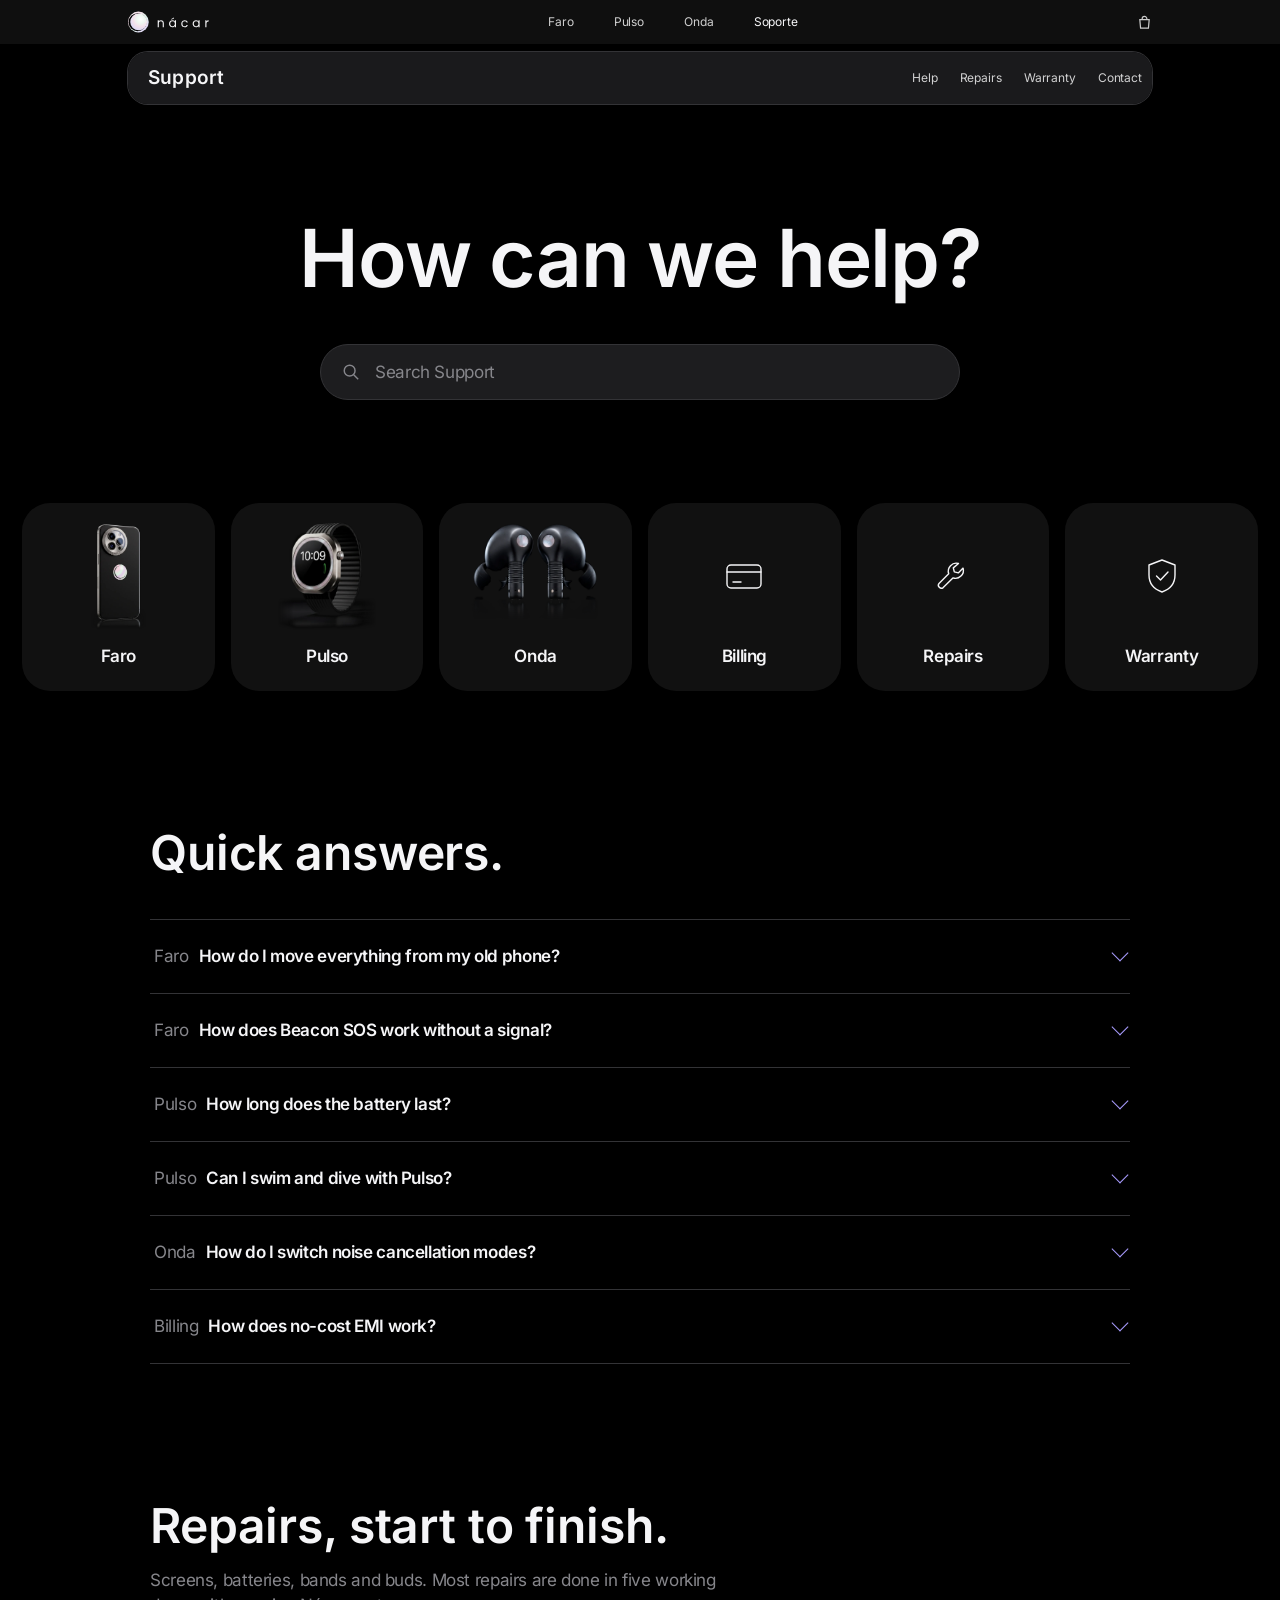
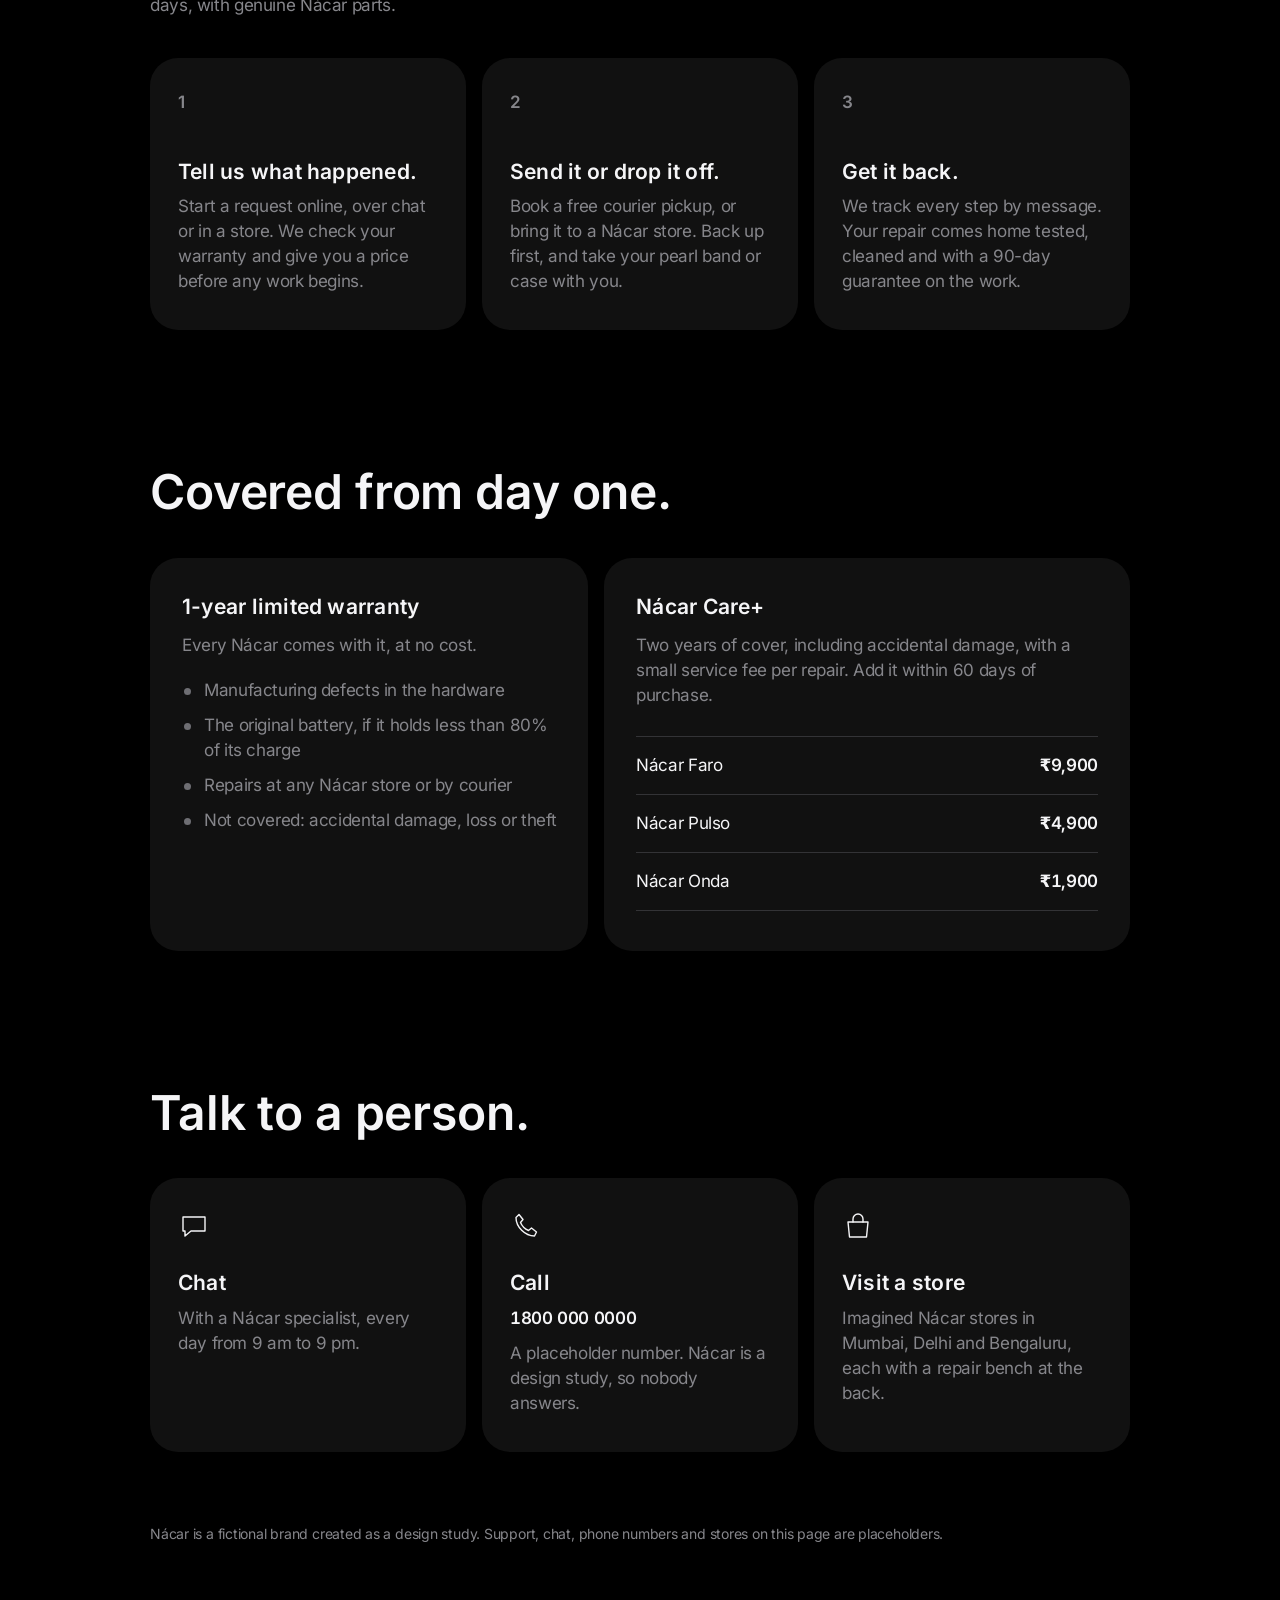
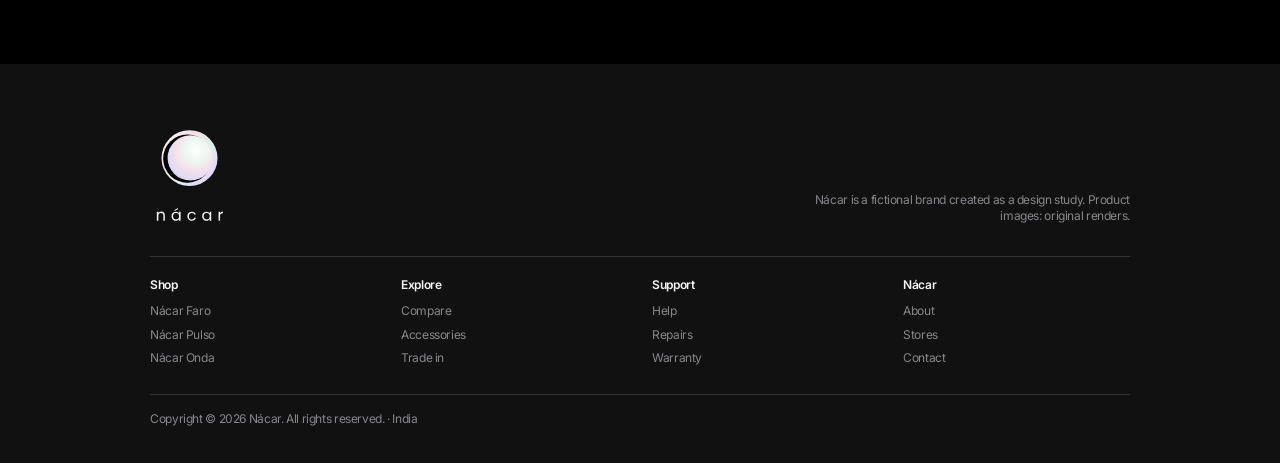
<file: support.html>
<!doctype html>
<html lang="en">
<head>
<meta charset="utf-8">
<meta name="viewport" content="width=device-width, initial-scale=1, viewport-fit=cover">
<title>Nácar Support · How can we help?</title>
<meta name="description" content="Help for Nácar Faro, Pulso and Onda: answers, repairs, the 1-year warranty and Nácar Care+ from ₹1,900.">
<meta name="theme-color" content="#000000">
<meta property="og:type" content="website">
<meta property="og:title" content="Nácar Support · How can we help?">
<meta property="og:description" content="Help for Nácar Faro, Pulso and Onda: answers, repairs, the 1-year warranty and Nácar Care+ from ₹1,900.">
<meta property="og:image" content="assets/og-support.jpg">
<meta property="og:image:width" content="1200">
<meta property="og:image:height" content="630">
<meta name="twitter:card" content="summary_large_image">
<meta name="twitter:title" content="Nácar Support · How can we help?">
<meta name="twitter:description" content="Help for Nácar Faro, Pulso and Onda: answers, repairs, the 1-year warranty and Nácar Care+ from ₹1,900.">
<meta name="twitter:image" content="assets/og-support.jpg">
<link rel="icon" href="brand/favicon.svg" type="image/svg+xml">
<link rel="apple-touch-icon" href="brand/apple-touch-icon.png">
<link rel="preload" href="fonts/inter.woff2" as="font" type="font/woff2" crossorigin>
<link rel="stylesheet" href="scrollcraft.css">
<link rel="stylesheet" href="site.css">
<style>
/* ================================================== support.html only == */
:root { --chrome: 104px; }
.gnav { position: sticky; top: 0; }
.lnav { top: 52px; }
section[id], details[id] { scroll-margin-top: calc(var(--chrome) + 24px); }

/* Hero: the question, and a search field (styled, not wired to anything) */
.sup-hero { padding: 112px 0 64px; text-align: center; }
.search { position: relative; max-width: 640px; margin: 44px auto 0; }
.search input {
  width: 100%; box-sizing: border-box;
  font: 400 17px/1.3 var(--font); letter-spacing: -0.022em; color: var(--porcelain);
  background: var(--graphite); border: 1px solid var(--steel); border-radius: var(--r-pill);
  padding: 16px 24px 16px 54px;
  transition: border-color var(--d-ui) var(--ease);
}
.search input::placeholder { color: var(--ash); }
.search input:hover { border-color: var(--slate); }
.search input:focus-visible { outline: 2px solid var(--pearl-link); outline-offset: 3px; border-color: var(--porcelain); }
.search input::-webkit-search-cancel-button { filter: invert(1); }
.search__field { position: relative; }
.search svg { position: absolute; left: 22px; top: 50%; translate: 0 -50%; width: 18px; height: 18px; stroke: var(--ash); fill: none; stroke-width: 1.6; pointer-events: none; }
.search__msg { color: var(--ash); margin-top: 14px; min-height: 1.47em; }

/* Topic tiles */
.topics { display: grid; grid-template-columns: repeat(6, minmax(0, 1fr)); gap: 16px; }
.topic {
  display: flex; flex-direction: column; align-items: center; justify-content: flex-end; gap: 14px;
  height: 188px; padding: 18px 12px 22px; border-radius: var(--r-tile);
  background: var(--carbon); color: var(--porcelain); text-decoration: none !important;
  transition: background-color var(--d-ui) var(--ease), transform 160ms var(--ease);
}
.topic:hover { background: var(--graphite); }
.topic:active { transform: scale(0.98); }
.topic__art { flex: 1; min-height: 0; width: 100%; position: relative; display: grid; place-items: center; }
.topic__art img { position: absolute; inset: 0; width: 100%; height: 100%; object-fit: contain; }
.topic__art svg { width: 44px; height: 44px; stroke: var(--porcelain); fill: none; stroke-width: 1.4; stroke-linecap: round; stroke-linejoin: round; }
.topic__name { font-weight: 600; }

/* Sections */
.sup { padding-top: 136px; }
.sup__head { margin-bottom: 40px; }
.sup__head .t-body { color: var(--ash); margin-top: 16px; max-width: 36em; }

/* FAQ */
.faq { border-top: 1px solid var(--steel); }
.faq details { border-bottom: 1px solid var(--steel); }
.faq summary {
  list-style: none; cursor: pointer;
  display: flex; align-items: center; justify-content: space-between; gap: 24px;
  padding: 24px 4px; font-weight: 600;
}
.faq summary::-webkit-details-marker { display: none; }
.faq summary::after {
  content: ""; flex: none; width: 12px; height: 12px;
  border-right: 1.6px solid var(--pearl-link); border-bottom: 1.6px solid var(--pearl-link);
  transform: translateY(-3px) rotate(45deg); transition: transform var(--d-ui) var(--ease);
}
.faq details[open] summary::after { transform: translateY(3px) rotate(225deg); }
.faq summary:hover { color: #fff; }
.faq__a { padding: 0 4px 28px; color: var(--ash); max-width: 44em; }
.faq__a strong { color: var(--porcelain); }
.faq__tag { color: var(--ash); font-weight: 400; margin-right: 10px; }

/* Repairs: three steps */
.steps { list-style: none; padding: 0; margin: 0; display: grid; grid-template-columns: repeat(3, minmax(0, 1fr)); gap: 16px; counter-reset: step; }
.step { padding: 32px 28px 36px; border-radius: var(--r-tile); background: var(--carbon); counter-increment: step; }
.step::before { content: counter(step); display: block; font-weight: 600; color: var(--ash); margin-bottom: 44px; }
.step h3 { margin-bottom: 10px; }
.step p { color: var(--ash); }

/* Warranty */
.war { display: grid; grid-template-columns: minmax(0, 1fr) minmax(0, 1.2fr); gap: 16px; }
.war__card { padding: 36px 32px 40px; border-radius: var(--r-tile); background: var(--carbon); }
.war__card h3 { margin-bottom: 14px; }
.war__card > p { color: var(--ash); }
.war__list { margin-top: 20px; display: grid; gap: 10px; }
.war__list li { padding-left: 22px; position: relative; color: var(--ash); }
.war__list li::before { content: ""; position: absolute; left: 2px; top: 0.62em; width: 7px; height: 7px; border-radius: 50%; background: var(--slate); }
.care { margin-top: 28px; border-top: 1px solid var(--steel); }
.care__row { display: flex; justify-content: space-between; align-items: baseline; gap: 16px; padding: 16px 0; border-bottom: 1px solid var(--steel); }
.care__row span:last-child { font-weight: 600; font-variant-numeric: tabular-nums; }

/* Contact */
.contact { display: grid; grid-template-columns: repeat(3, minmax(0, 1fr)); gap: 16px; }
.way { padding: 32px 28px 36px; border-radius: var(--r-tile); background: var(--carbon); display: flex; flex-direction: column; gap: 10px; }
.way svg { width: 32px; height: 32px; stroke: var(--porcelain); fill: none; stroke-width: 1.4; stroke-linecap: round; stroke-linejoin: round; margin-bottom: 18px; }
.way p { color: var(--ash); }
.way .way__big { color: var(--porcelain); font-weight: 600; font-variant-numeric: tabular-nums; }
.sup-foot { padding: 72px 0 120px; color: var(--ash); }

@media (max-width: 1068px) {
  .topics { grid-template-columns: repeat(3, minmax(0, 1fr)); }
}
@media (max-width: 734px) {
  .sup-hero { padding: 64px 0 40px; }
  .search { margin-top: 32px; }
  .topics { grid-template-columns: repeat(2, minmax(0, 1fr)); gap: 12px; }
  .topic { height: 150px; }
  .sup { padding-top: 96px; }
  .sup__head { margin-bottom: 28px; }
  .steps, .war, .contact { grid-template-columns: 1fr; gap: 12px; }
  .step::before { margin-bottom: 24px; }
  .faq summary { padding: 20px 2px; }
}
</style>
</head>
<body>
<a class="skip-link" href="#main">Skip to content</a>

<nav class="gnav" aria-label="Global"><div class="gnav__in">
  <a class="gnav__logo" href="index.html"><img src="brand/nacar-logo-horizontal.svg" alt="nácar" width="81" height="22"></a>
  <div class="gnav__links">
    <a href="faro.html">Faro</a><a href="pulso.html">Pulso</a><a href="onda.html">Onda</a><a href="support.html" aria-current="page">Soporte</a>
  </div>
  <a class="gnav__bag" href="buy.html" aria-label="Bag"><svg viewBox="0 0 16 16" aria-hidden="true"><path d="M3 5h10l-.8 9H3.8z"/><path d="M5.5 5V4a2.5 2.5 0 015 0v1"/></svg></a>
</div></nav>

<nav class="lnav" aria-label="Support">
  <span class="lnav__name">Support</span>
  <div class="lnav__right">
    <a href="#help">Help</a><a class="lnav__opt" href="#repairs">Repairs</a><a class="lnav__opt" href="#warranty">Warranty</a><a href="#contact">Contact</a>
  </div>
</nav>

<main id="main" tabindex="-1">
  <div class="wrap sup-hero">
    <h1 class="t-display">How can we help?</h1>
    <form class="search" role="search" data-search>
      <label class="sr-only" for="q">Search Nácar Support</label>
      <div class="search__field">
        <svg viewBox="0 0 20 20" aria-hidden="true"><circle cx="8.5" cy="8.5" r="6"/><path d="M13 13l5 5"/></svg>
        <input type="search" id="q" name="q" placeholder="Search Support" autocomplete="off">
      </div>
      <p class="search__msg" data-search-msg aria-live="polite"></p>
    </form>
  </div>

  <nav class="wrap-wide" aria-label="Support topics">
    <ul class="topics">
      <li><a class="topic" href="#faq-faro"><span class="topic__art"><img src="assets/faro-back-cut-m.webp" width="320" height="630" alt="" loading="lazy" decoding="async"></span><span class="topic__name">Faro</span></a></li>
      <li><a class="topic" href="#faq-pulso"><span class="topic__art"><img src="assets/pulso-front-cut-m.webp" width="540" height="600" alt="" loading="lazy" decoding="async"></span><span class="topic__name">Pulso</span></a></li>
      <li><a class="topic" href="#faq-onda"><span class="topic__art"><img src="assets/onda-pair-cut-m.webp" width="660" height="535" alt="" loading="lazy" decoding="async" style="-webkit-mask-image:linear-gradient(#000 60%,transparent 90%);mask-image:linear-gradient(#000 60%,transparent 90%)"></span><span class="topic__name">Onda</span></a></li>
      <li><a class="topic" href="#faq-billing"><span class="topic__art"><svg viewBox="0 0 44 44" aria-hidden="true"><rect x="5" y="11" width="34" height="23" rx="4"/><path d="M5 18h34M11 28h8"/></svg></span><span class="topic__name">Billing</span></a></li>
      <li><a class="topic" href="#repairs"><span class="topic__art"><svg viewBox="0 0 44 44" aria-hidden="true"><path d="M27.5 9.5a8 8 0 00-9.8 10.2L8 29.4a3 3 0 004.2 4.2l9.7-9.7a8 8 0 0010.2-9.8l-4.8 4.8-4-1-1-4z"/></svg></span><span class="topic__name">Repairs</span></a></li>
      <li><a class="topic" href="#warranty"><span class="topic__art"><svg viewBox="0 0 44 44" aria-hidden="true"><path d="M22 6l13 5v10c0 8.5-5.6 14.4-13 17-7.4-2.6-13-8.5-13-17V11z"/><path d="M16.5 22l4 4 7.5-8"/></svg></span><span class="topic__name">Warranty</span></a></li>
    </ul>
  </nav>

  <section class="wrap sup" id="help" aria-labelledby="h-help">
    <div class="sup__head">
      <h2 class="t-headline" id="h-help">Quick answers.</h2>
    </div>
    <div class="faq">
      <details id="faq-faro">
        <summary><span><span class="faq__tag">Faro</span>How do I move everything from my old phone?</span></summary>
        <p class="faq__a">Turn on Faro and hold your old phone next to it. Faro shows a pattern on screen; scan it with the old phone and your photos, messages and apps come across over Wi‑Fi. Keep both phones charging while it runs.</p>
      </details>
      <details id="faq-faro-sos">
        <summary><span><span class="faq__tag">Faro</span>How does Beacon SOS work without a signal?</span></summary>
        <p class="faq__a">With no mobile signal, Faro finds a satellite and sends where you are to emergency services and your emergency contacts. Stand in the open with a clear view of the sky, and <strong>follow the arrow on screen</strong> to keep the satellite in view.</p>
      </details>
      <details id="faq-pulso">
        <summary><span><span class="faq__tag">Pulso</span>How long does the battery last?</span></summary>
        <p class="faq__a">Up to <strong>72 hours</strong> with workouts, sleep and alerts, and up to 144 hours in low-power mode. A dual-band GPS workout runs for up to 36 hours. From empty, 45 minutes on the charger takes it to 80%.</p>
      </details>
      <details id="faq-pulso-water">
        <summary><span><span class="faq__tag">Pulso</span>Can I swim and dive with Pulso?</span></summary>
        <p class="faq__a">Yes. Pulso is rated to <strong>100 m</strong> for dives and open water. Rinse it in fresh water after the sea or a pool, and dry the band before you charge.</p>
      </details>
      <details id="faq-onda">
        <summary><span><span class="faq__tag">Onda</span>How do I switch noise cancellation modes?</span></summary>
        <p class="faq__a"><strong>Touch and hold the pearl disc</strong> on either bud to move between Noise Cancellation, Adaptive and Transparency. Squeeze the stem to play or pause, and slide a finger along the grooves to change the volume.</p>
      </details>
      <details id="faq-billing">
        <summary><span><span class="faq__tag">Billing</span>How does no-cost EMI work?</span></summary>
        <p class="faq__a">On select cards you can split the price into <strong>12 monthly payments with no interest</strong>: Faro from ₹9,992 a month, Pulso from ₹6,658 and Onda from ₹2,075. Your bank shows the plan at payment. Terms apply.</p>
      </details>
    </div>
  </section>

  <section class="wrap sup" id="repairs" aria-labelledby="h-repairs">
    <div class="sup__head">
      <h2 class="t-headline" id="h-repairs">Repairs, start to finish.</h2>
      <p class="t-body">Screens, batteries, bands and buds. Most repairs are done in five working days, with genuine Nácar parts.</p>
    </div>
    <ol class="steps">
      <li class="step"><h3 class="t-label">Tell us what happened.</h3><p>Start a request online, over chat or in a store. We check your warranty and give you a price before any work begins.</p></li>
      <li class="step"><h3 class="t-label">Send it or drop it off.</h3><p>Book a free courier pickup, or bring it to a Nácar store. Back up first, and take your pearl band or case with you.</p></li>
      <li class="step"><h3 class="t-label">Get it back.</h3><p>We track every step by message. Your repair comes home tested, cleaned and with a 90-day guarantee on the work.</p></li>
    </ol>
  </section>

  <section class="wrap sup" id="warranty" aria-labelledby="h-warranty">
    <div class="sup__head">
      <h2 class="t-headline" id="h-warranty">Covered from day one.</h2>
    </div>
    <div class="war">
      <div class="war__card">
        <h3 class="t-label">1-year limited warranty</h3>
        <p>Every Nácar comes with it, at no cost.</p>
        <ul class="war__list">
          <li>Manufacturing defects in the hardware</li>
          <li>The original battery, if it holds less than 80% of its charge</li>
          <li>Repairs at any Nácar store or by courier</li>
          <li>Not covered: accidental damage, loss or theft</li>
        </ul>
      </div>
      <div class="war__card">
        <h3 class="t-label">Nácar Care+</h3>
        <p>Two years of cover, including accidental damage, with a small service fee per repair. Add it within 60 days of purchase.</p>
        <div class="care">
          <p class="care__row"><span>Nácar Faro</span><span>₹9,900</span></p>
          <p class="care__row"><span>Nácar Pulso</span><span>₹4,900</span></p>
          <p class="care__row"><span>Nácar Onda</span><span>₹1,900</span></p>
        </div>
      </div>
    </div>
  </section>

  <section class="wrap sup" id="contact" aria-labelledby="h-contact">
    <div class="sup__head">
      <h2 class="t-headline" id="h-contact">Talk to a person.</h2>
    </div>
    <div class="contact">
      <div class="way">
        <svg viewBox="0 0 32 32" aria-hidden="true"><path d="M5 7h22v14H13l-6 5v-5H5z"/></svg>
        <h3 class="t-label">Chat</h3>
        <p>With a Nácar specialist, every day from 9 am to 9 pm.</p>
      </div>
      <div class="way">
        <svg viewBox="0 0 32 32" aria-hidden="true"><path d="M9 4.5l4 5-2.5 3a15 15 0 008 8l3-2.5 5 4-2 4c-9.5 0-18.5-9-18.5-18.5z"/></svg>
        <h3 class="t-label">Call</h3>
        <p class="way__big">1800 000 0000</p>
        <p>A placeholder number. Nácar is a design study, so nobody answers.</p>
      </div>
      <div class="way">
        <svg viewBox="0 0 32 32" aria-hidden="true"><path d="M6 12h20l-1.5 15h-17z"/><path d="M11 12V9a5 5 0 0110 0v3"/></svg>
        <h3 class="t-label">Visit a store</h3>
        <p>Imagined Nácar stores in Mumbai, Delhi and Bengaluru, each with a repair bench at the back.</p>
      </div>
    </div>
    <p class="sup-foot t-small">Nácar is a fictional brand created as a design study. Support, chat, phone numbers and stores on this page are placeholders.</p>
  </section>
</main>

<footer class="foot">
  <div class="foot__in">
    <div class="foot__brand">
      <img src="brand/nacar-logo-stacked.svg" alt="Nácar" width="79" height="96" loading="lazy" decoding="async">
      <p class="foot__note">Nácar is a fictional brand created as a design study. Product images: original renders.</p>
    </div>
    <div class="foot__cols">
      <div><h2>Shop</h2><a href="faro.html">Nácar Faro</a><a href="pulso.html">Nácar Pulso</a><a href="onda.html">Nácar Onda</a></div>
      <div><h2>Explore</h2><a href="compare.html">Compare</a><a href="#">Accessories</a><a href="#">Trade in</a></div>
      <div><h2>Support</h2><a href="#help">Help</a><a href="#repairs">Repairs</a><a href="#warranty">Warranty</a></div>
      <div><h2>Nácar</h2><a href="#">About</a><a href="#">Stores</a><a href="#contact">Contact</a></div>
    </div>
    <p>Copyright © 2026 Nácar. All rights reserved. · India</p>
  </div>
</footer>

<script src="scrollcraft.js"></script>
<script src="site.js"></script>
<script>
(function () {
  /* A link to an FAQ item opens it. */
  function openFromHash() {
    var id = location.hash.slice(1);
    var t = id && document.getElementById(id);
    if (t && t.tagName === 'DETAILS') t.open = true;
  }
  addEventListener('hashchange', openFromHash);
  openFromHash();

  /* The search field is styled but not wired: say so, politely. */
  var form = document.querySelector('[data-search]'), msg = document.querySelector('[data-search-msg]');
  form.addEventListener('submit', function (e) {
    e.preventDefault();
    msg.textContent = 'Search isn’t available in this design study. Try the topics below.';
  });
})();
</script>
</body>
</html>
</file>
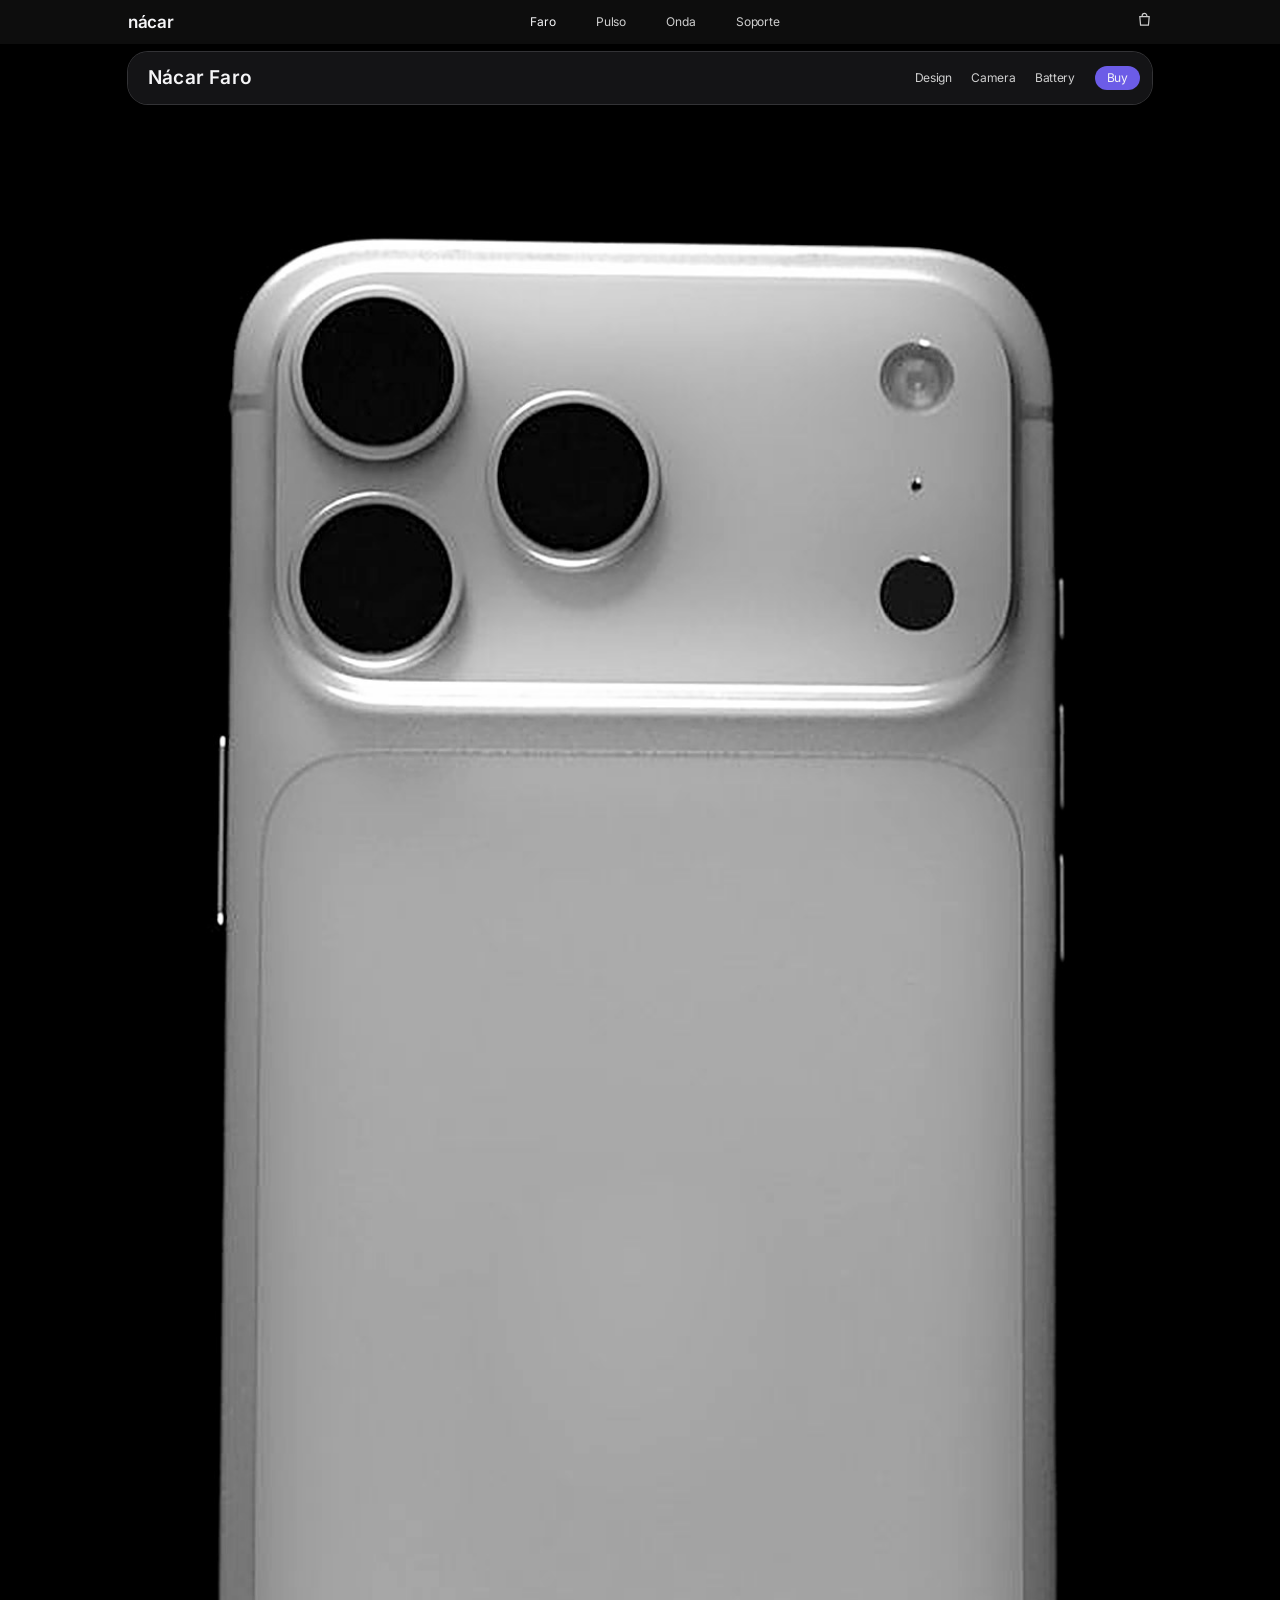
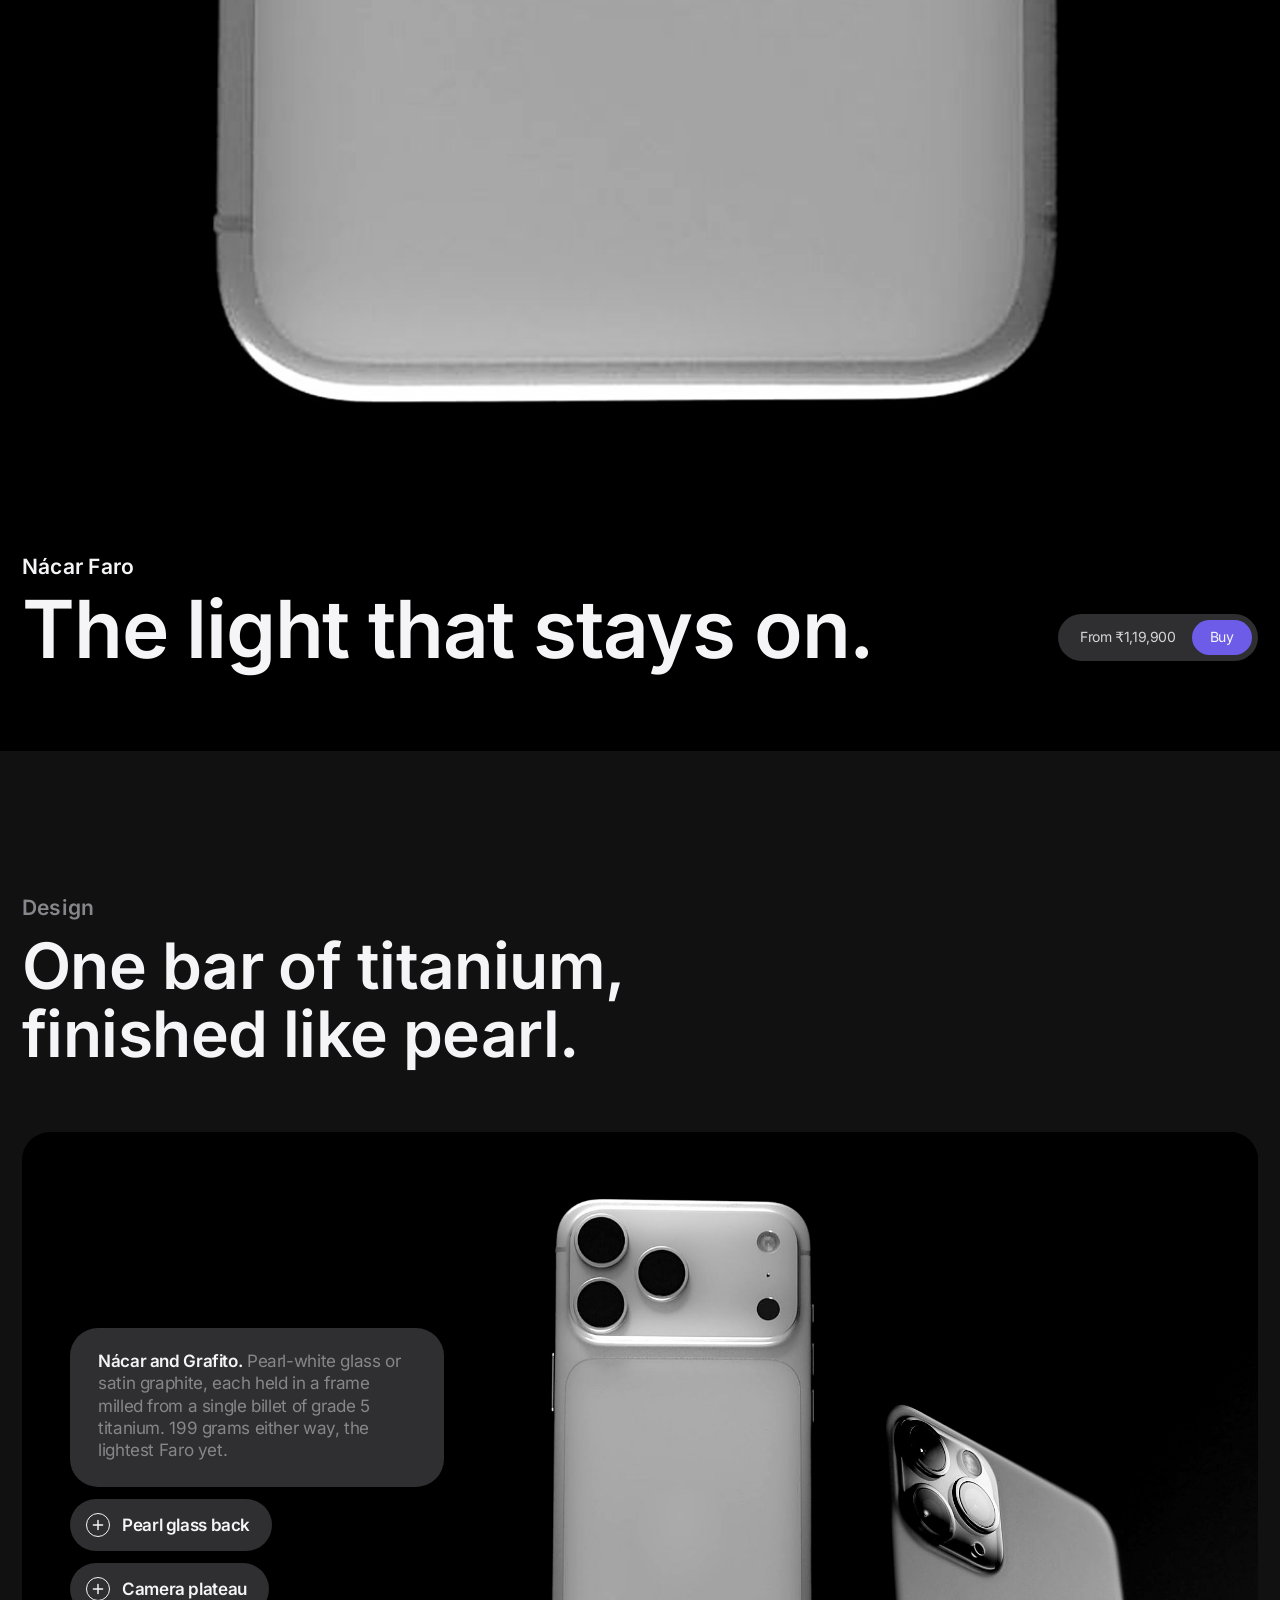
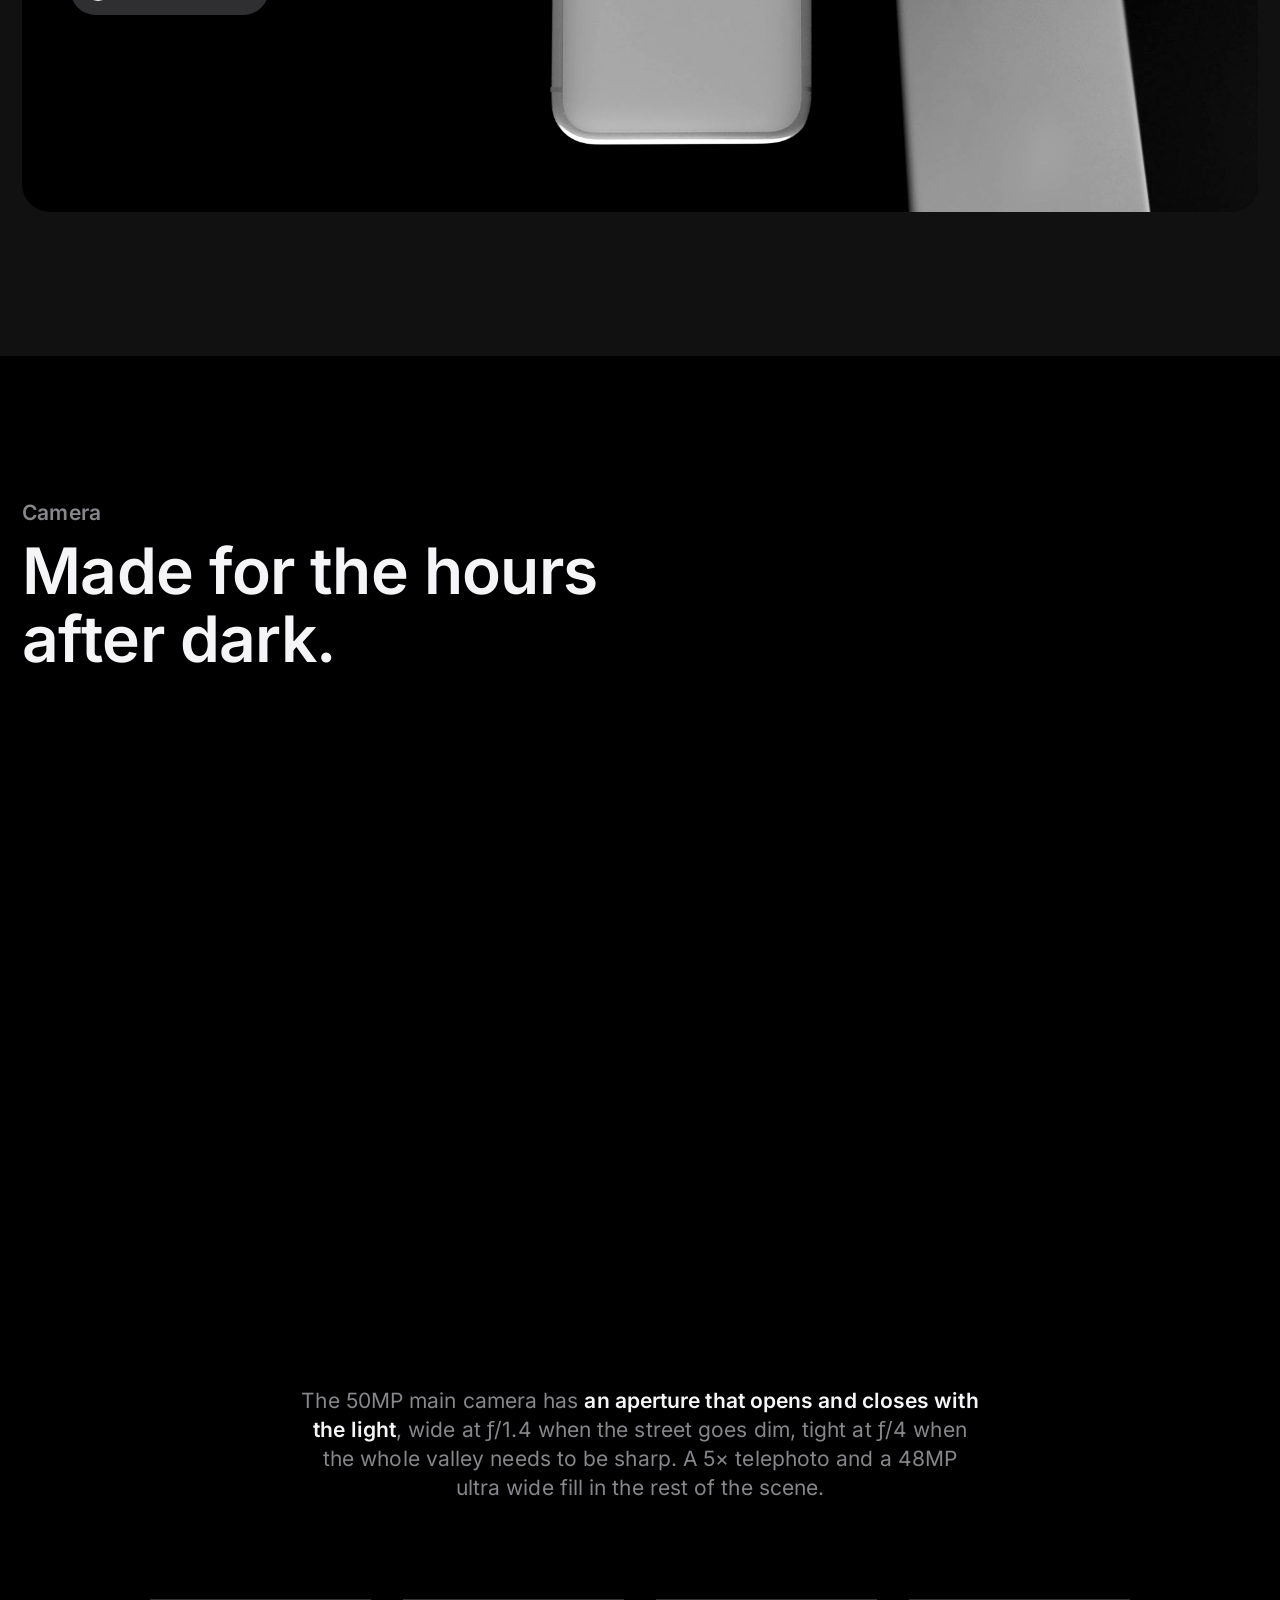
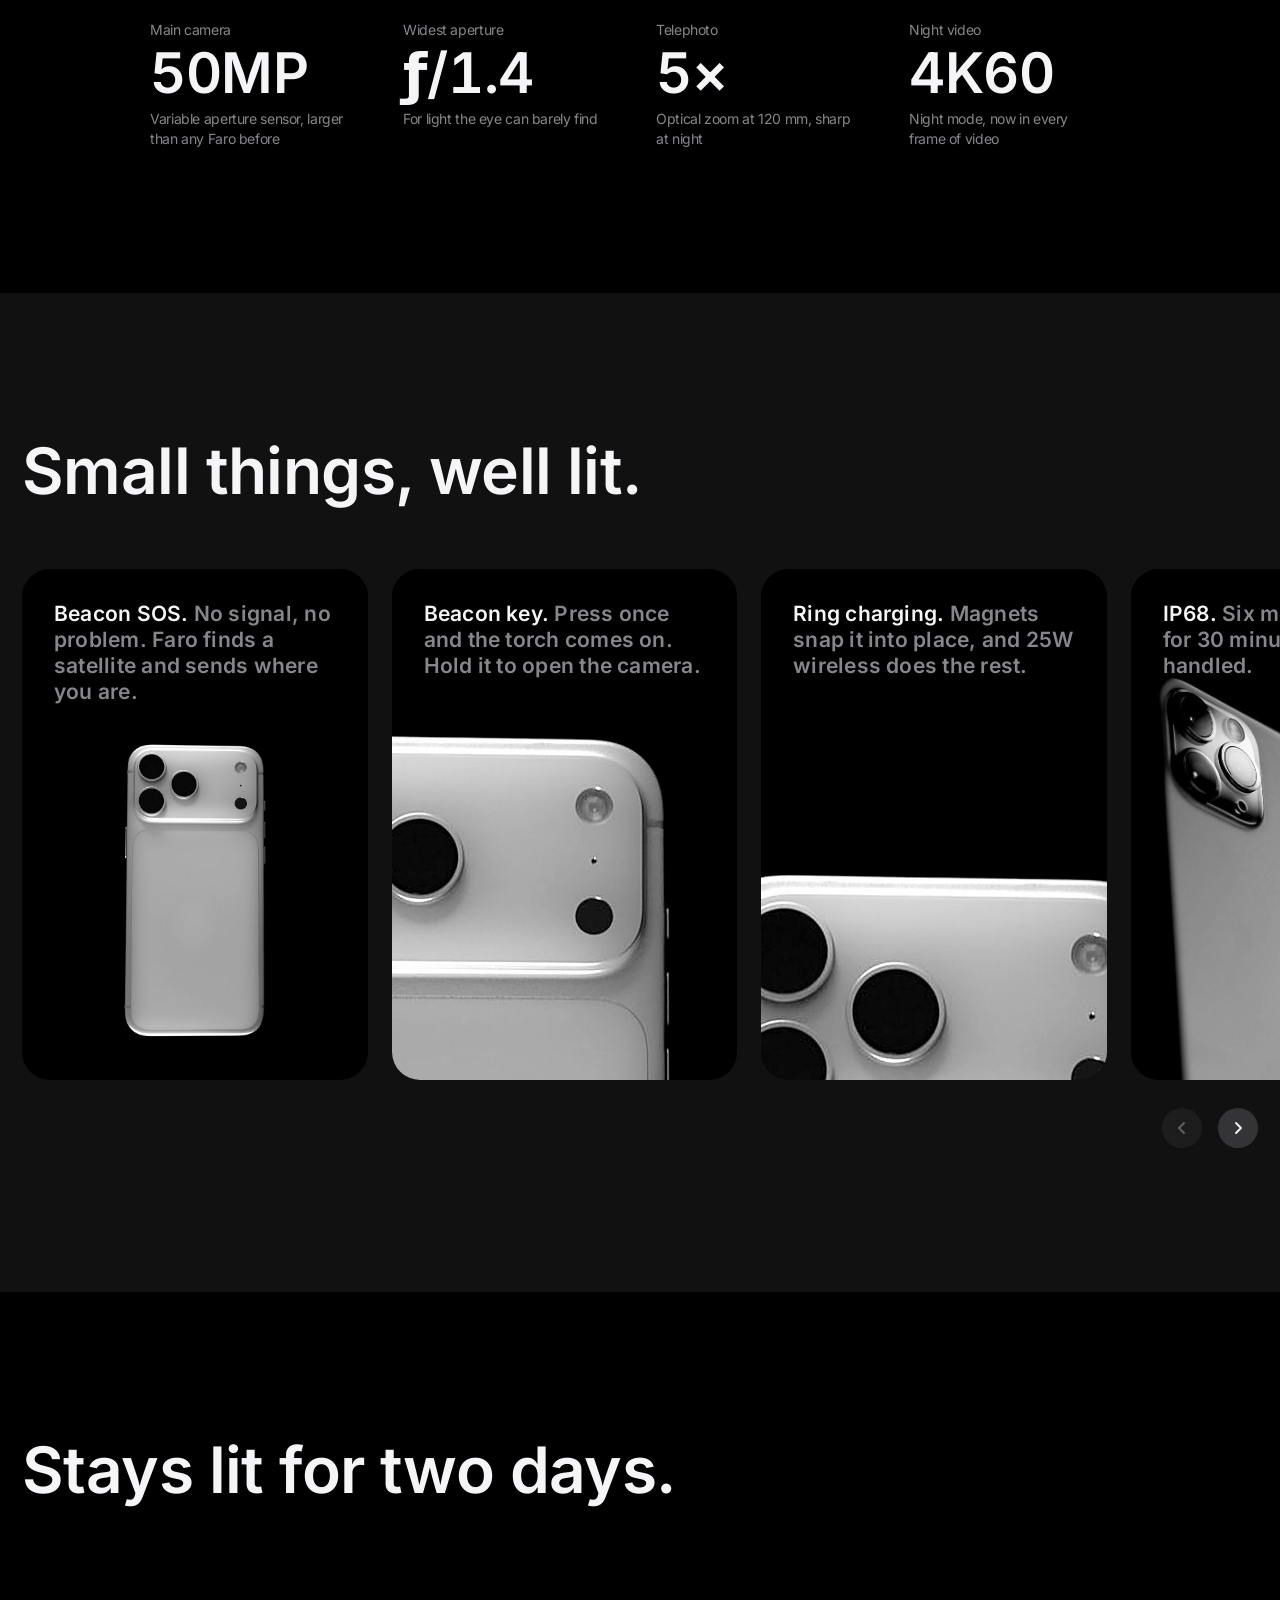
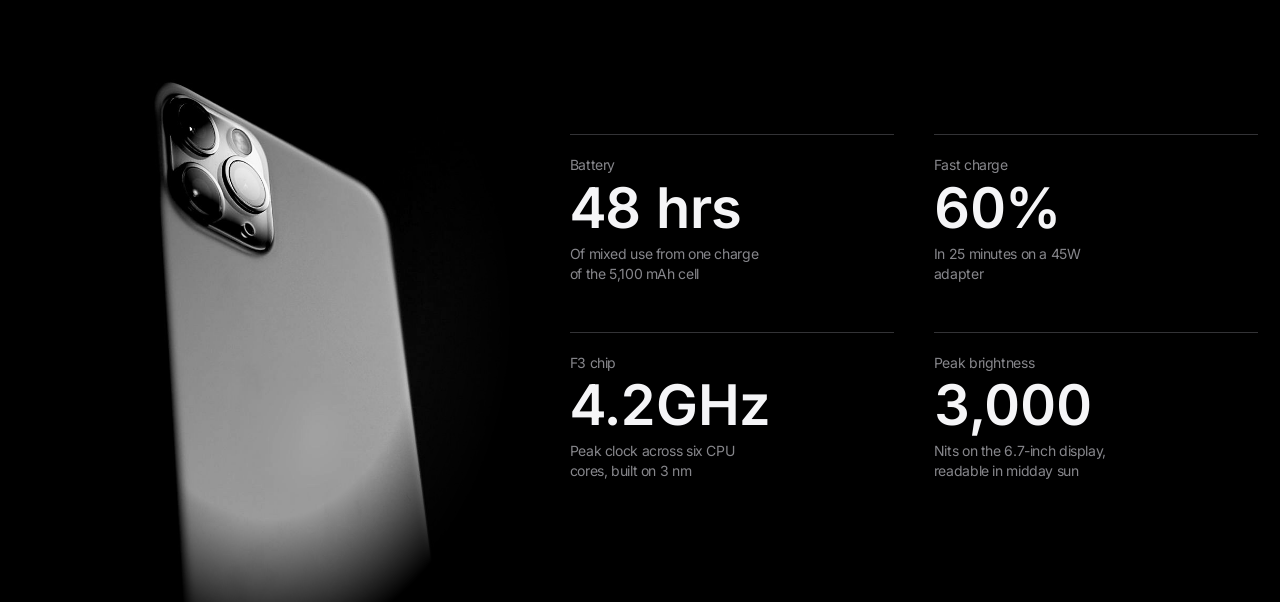
<file: v1-previous/faro.html>
<!doctype html>
<html lang="en">
<head>
<meta charset="utf-8">
<meta name="viewport" content="width=device-width, initial-scale=1">
<title>Nácar Faro</title>
<meta name="description" content="Nácar Faro. A titanium phone with a 6.7-inch display, a 50MP variable-aperture camera, a 5× telephoto and two days of battery. From ₹1,19,900.">
<link rel="stylesheet" href="base.css">
<style>
  section[id]{scroll-margin-top:72px}
  .br-d{display:inline}
  @media (max-width:734px){.br-d{display:none}}
  .ph{position:absolute;max-width:none;display:block}

  /* ---------- HERO ---------- */
  .hero{background:var(--obsidian);padding:28px 0 80px;overflow:hidden}
  .hero-dev{position:relative;display:flex;justify-content:center}
  .hero-dev img{width:min(92vw,1240px,calc((100svh - 360px) * 2.013));height:auto}
  .hero-copy{display:flex;align-items:flex-end;justify-content:space-between;gap:40px;margin-top:44px}
  .hero-copy h1{margin-bottom:8px}
  .hero-copy .price-capsule{flex:none;margin-bottom:10px}
  @media (max-width:734px){
    .hero{padding:12px 0 64px}
    .hero-dev img{width:240px}
    .hero-copy{flex-direction:column;align-items:flex-start;gap:28px;margin-top:20px}
  }

  /* ---------- SECTION HEADS ---------- */
  .head{margin-bottom:64px}
  .head .t-label{margin-bottom:12px}
  @media (max-width:734px){.head{margin-bottom:40px}}

  /* ---------- DESIGN ---------- */
  .design-tile{height:680px;display:flex;align-items:center}
  .dt-media{position:absolute;inset:0 0 0 36%;
    -webkit-mask-image:linear-gradient(to right,transparent 0,#000 12%);mask-image:linear-gradient(to right,transparent 0,#000 12%)}
  .dt-view{position:absolute;inset:0;opacity:0;transition:opacity .7s ease-out}
  .dt-view.is-on{opacity:1}
  .v-finish .silver{left:6%;top:50%;height:90%;transform:translateY(-50%);z-index:1;-webkit-mask-image:linear-gradient(to right,#000 88%,transparent);mask-image:linear-gradient(to right,#000 88%,transparent)}
  .v-finish .grafito{right:-2%;bottom:-22%;height:122%}
  .v-glass img{width:96%;left:2%;top:-52%}
  .v-plateau img{width:200%;left:-108%;top:4%}
  .dt-chips{position:relative;z-index:1;display:flex;flex-direction:column;align-items:flex-start;gap:12px;padding:48px;width:min(470px,100%)}
  .chip{appearance:none;border:0;cursor:pointer;text-align:left;color:var(--porcelain);background:rgba(66,66,69,.72);
    -webkit-backdrop-filter:blur(20px);backdrop-filter:blur(20px);border-radius:var(--r-chip);padding:14px 22px 14px 16px;
    font:600 17px/1.3 var(--font);letter-spacing:-.022em;transition:background-color .4s}
  .chip:hover{background:rgba(66,66,69,.9)}
  .chip:focus-visible{outline:2px solid var(--pearl-link);outline-offset:3px}
  .chip-h{display:flex;align-items:center;gap:12px}
  .chip-h svg{flex:none;width:24px;height:24px;border-radius:50%;box-sizing:border-box;border:1.5px solid var(--porcelain)}
  .chip-h svg path{stroke:var(--porcelain);stroke-width:1.6;fill:none;stroke-linecap:round}
  .chip-b{display:none;font-weight:400;color:var(--ash)}
  .chip-b b{color:var(--porcelain);font-weight:600}
  .chip[aria-expanded="true"]{border-radius:var(--r-tile);padding:22px 28px 26px;cursor:default}
  .chip[aria-expanded="true"] .chip-h{display:none}
  .chip[aria-expanded="true"] .chip-b{display:block;animation:chipin .6s ease-out}
  @keyframes chipin{from{opacity:0}to{opacity:1}}
  @media (prefers-reduced-motion:reduce){.chip[aria-expanded="true"] .chip-b{animation:none}.dt-view{transition:none}}
  @media (max-width:734px){
    .design-tile{height:auto;flex-direction:column;align-items:stretch}
    .dt-media{position:relative;inset:auto;height:400px;overflow:hidden;
      -webkit-mask-image:linear-gradient(to top,transparent 0,#000 22%);mask-image:linear-gradient(to top,transparent 0,#000 22%)}
    .v-finish .silver{left:4%;height:84%}
    .v-finish .grafito{right:-12%;bottom:-18%;height:112%}
    .v-glass img{width:160%;left:-30%;top:-62%}
    .v-plateau img{width:300%;left:-196%;top:0}
    .dt-chips{padding:0 20px 24px;margin-top:-24px}
  }

  /* ---------- CAMERA ---------- */
  .cam-stage{position:relative;overflow:hidden;aspect-ratio:2.05;min-height:360px;
    -webkit-mask-image:radial-gradient(closest-side,#000 55%,transparent 100%);mask-image:radial-gradient(closest-side,#000 55%,transparent 100%)}
  .cam-stage img{width:92%;left:12%;top:-74%}
  .cam-copy{max-width:680px;margin:48px auto 0;text-align:center;font-size:21px;line-height:1.38;letter-spacing:.004em;color:var(--ash)}
  .cam-copy strong{color:var(--porcelain);font-weight:600}
  .cam-stats{grid-template-columns:repeat(4,1fr);margin-top:96px}
  @media (max-width:734px){
    .cam-stage img{width:290%;left:-74%;top:-128%}
    .cam-copy{font-size:17px;text-align:left;margin-top:32px}
    .cam-stats{grid-template-columns:repeat(2,1fr);margin-top:56px}
    .cam-stats .num{font-size:40px}
  }

  /* ---------- HIGHLIGHTS ---------- */
  .hl-row{--edge:calc((100% - min(var(--w-media),100% - 44px)) / 2);display:flex;gap:24px;list-style:none;overflow-x:auto;
    scroll-snap-type:x mandatory;scroll-padding-inline:var(--edge);padding-inline:var(--edge);scrollbar-width:none;scroll-behavior:smooth}
  .hl-row::-webkit-scrollbar{display:none}
  .hl-row::after{content:"";flex:0 0 1px}
  .hl{flex:0 0 clamp(290px,27vw,392px);aspect-ratio:392/580;scroll-snap-align:start}
  .hl::before{content:"";position:absolute;inset:0 0 auto;height:34%;z-index:1;background:linear-gradient(rgba(0,0,0,.8),transparent)}
  .hl p{position:absolute;z-index:2;inset:32px 32px auto;font-size:21px;line-height:1.24;font-weight:600;letter-spacing:.011em;color:var(--ash)}
  .hl p span{color:var(--porcelain)}
  .hl-sos img{left:50%;bottom:5%;height:64%;transform:translateX(-50%)}
  .hl-key img{width:160%;left:-62%;top:22%}
  .hl-ring img{width:180%;left:-40%;top:48%}
  .hl-ip img{width:142%;left:-34%;top:-26%}
  .hl-nav{display:flex;justify-content:flex-end;gap:16px;margin-top:28px}
  .paddle{appearance:none;border:0;cursor:pointer;width:40px;height:40px;border-radius:50%;background:rgba(66,66,69,.72);display:grid;place-items:center;transition:opacity .4s,background-color .4s}
  .paddle:hover{background:rgba(66,66,69,.95)}
  .paddle:disabled{opacity:.36;cursor:default}
  .paddle:focus-visible{outline:2px solid var(--pearl-link);outline-offset:3px}
  .paddle svg{width:14px;height:14px;fill:none;stroke:var(--porcelain);stroke-width:1.8;stroke-linecap:round;stroke-linejoin:round}
  @media (max-width:734px){.hl{flex-basis:78vw}.hl p{inset:24px 24px auto}}

  /* ---------- PERFORMANCE ---------- */
  .perf{display:grid;grid-template-columns:5fr 7fr;gap:56px;align-items:center}
  .perf-media{position:relative;height:680px;overflow:hidden;
    -webkit-mask-image:radial-gradient(closest-side,#000 62%,transparent 100%);mask-image:radial-gradient(closest-side,#000 62%,transparent 100%)}
  .perf-media img{height:124%;left:50%;top:-24%;transform:translateX(-50%)}
  .perf-stats{grid-template-columns:repeat(2,1fr);gap:48px 40px}
  .perf-note{grid-column:1/-1;font-size:14px;color:var(--ash);letter-spacing:-.016em;max-width:52ch}
  @media (max-width:900px){.perf{grid-template-columns:1fr;gap:24px}.perf-media{height:460px}}
  @media (max-width:734px){.perf-stats{gap:36px 24px}.perf-stats .num{font-size:40px;white-space:nowrap}}

  /* ---------- BUY ---------- */
  .buy-tile{display:grid;grid-template-columns:1fr 1fr;align-items:center;min-height:700px}
  .buy-media{position:relative;height:100%;min-height:700px;overflow:hidden}
  .buy-media img{left:50%;top:9%;height:124%;transform:translateX(-50%)}
  .buy-copy{padding:64px 64px 64px 16px}
  .buy-copy .t-label{margin-bottom:12px}
  .buy-copy .t-body{color:var(--ash);margin-top:20px;max-width:34ch}
  .buy-copy .opts{margin-top:4px}
  .buy-copy .ctas{display:flex;flex-wrap:wrap;gap:16px;margin-top:36px}
  @media (max-width:900px){
    .buy-tile{grid-template-columns:1fr;min-height:0}
    .buy-media{min-height:0;height:440px}
    .buy-media img{height:130%;top:6%}
    .buy-copy{padding:8px 24px 40px}
  }
</style>
</head>
<body>

<nav class="gnav" aria-label="Global"><div class="in">
  <a class="mark" href="index.html">nácar</a>
  <div class="links"><a href="faro.html" aria-current="page">Faro</a><a href="pulso.html">Pulso</a><a href="onda.html">Onda</a><a href="#">Soporte</a></div>
  <a href="#" aria-label="Bag"><svg viewBox="0 0 16 16"><path d="M3 5h10l-.8 9H3.8z"/><path d="M5.5 5V4a2.5 2.5 0 015 0v1"/></svg></a>
</div></nav>

<nav class="lnav" aria-label="Nácar Faro">
  <span class="name">Nácar Faro</span>
  <div class="right"><a href="#design">Design</a><a href="#camera">Camera</a><a href="#battery">Battery</a><a class="pill pill-buy pill-sm" href="#buy">Buy</a></div>
</nav>

<main>
<!-- HERO -->
<header class="hero">
  <div class="hero-dev">
    <picture>
      <source media="(max-width:734px)" srcset="img/faro-silver.jpg">
      <img src="img/faro-silver-h.jpg" alt="Nácar Faro in the Nácar finish, lying on its side, its triple camera and pearl glass back lit against black" fetchpriority="high">
    </picture>
  </div>
  <div class="wrap-wide hero-copy reveal">
    <div>
      <h1 class="t-label">Nácar Faro</h1>
      <p class="t-display">The light that stays on.</p>
    </div>
    <div class="price-capsule">From ₹1,19,900 <a class="pill pill-buy" href="#buy">Buy</a></div>
  </div>
</header>

<!-- DESIGN -->
<section id="design" class="section band" aria-labelledby="design-h">
  <div class="wrap-wide head reveal">
    <p class="t-label muted">Design</p>
    <h2 id="design-h" class="t-hero">One bar of titanium,<br class="br-d"> finished like pearl.</h2>
  </div>
  <div class="wrap-wide reveal">
    <div class="tile design-tile">
      <div class="dt-media">
        <div class="dt-view v-finish is-on" data-k="finish">
          <img class="ph silver" src="img/faro-silver.jpg" alt="Faro in Nácar, pearl-white back" loading="lazy">
          <img class="ph grafito" src="img/faro-grafito.jpg" alt="Faro in Grafito, satin graphite back" loading="lazy">
        </div>
        <div class="dt-view v-glass" data-k="glass"><img class="ph" src="img/faro-silver.jpg" alt="Close view of the frosted pearl glass back and its titanium edge" loading="lazy"></div>
        <div class="dt-view v-plateau" data-k="plateau"><img class="ph" src="img/faro-silver-h.jpg" alt="Close view of the raised camera plateau with three lenses" loading="lazy"></div>
      </div>
      <div class="dt-chips">
        <button class="chip" type="button" data-k="finish" aria-expanded="true">
          <span class="chip-h"><svg viewBox="0 0 24 24" aria-hidden="true"><path d="M12 7v10M7 12h10"/></svg>Two finishes</span>
          <span class="chip-b"><b>Nácar and Grafito.</b> Pearl-white glass or satin graphite, each held in a frame milled from a single billet of grade 5 titanium. 199 grams either way, the lightest Faro yet.</span>
        </button>
        <button class="chip" type="button" data-k="glass" aria-expanded="false">
          <span class="chip-h"><svg viewBox="0 0 24 24" aria-hidden="true"><path d="M12 7v10M7 12h10"/></svg>Pearl glass back</span>
          <span class="chip-b"><b>Pearl glass back.</b> Two layers of toughened glass fused around a mineral interlayer, so the back reads soft at the centre and brightens toward the edges, the way shell does.</span>
        </button>
        <button class="chip" type="button" data-k="plateau" aria-expanded="false">
          <span class="chip-h"><svg viewBox="0 0 24 24" aria-hidden="true"><path d="M12 7v10M7 12h10"/></svg>Camera plateau</span>
          <span class="chip-b"><b>Camera plateau.</b> All three lenses sit on one raised step of titanium, milled from the frame itself, so Faro lies flat and steady on a table instead of rocking.</span>
        </button>
      </div>
    </div>
  </div>
</section>

<!-- CAMERA -->
<section id="camera" class="section" aria-labelledby="camera-h">
  <div class="wrap-wide head reveal">
    <p class="t-label muted">Camera</p>
    <h2 id="camera-h" class="t-hero">Made for the hours<br class="br-d"> after dark.</h2>
  </div>
  <div class="wrap-wide cam-stage reveal">
    <img class="ph" src="img/faro-grafito.jpg" alt="The Faro triple camera in Grafito, lenses catching a single light" loading="lazy">
  </div>
  <div class="wrap">
    <p class="cam-copy reveal">The 50MP main camera has <strong>an aperture that opens and closes with the light</strong>, wide at ƒ/1.4 when the street goes dim, tight at ƒ/4 when the whole valley needs to be sharp. A 5× telephoto and a 48MP ultra wide fill in the rest of the scene.</p>
    <div class="stats cam-stats reveal">
      <div class="stat"><p class="eyebrow">Main camera</p><p class="num">50MP</p><p class="cap">Variable aperture sensor, larger than any Faro before</p></div>
      <div class="stat"><p class="eyebrow">Widest aperture</p><p class="num">ƒ/1.4</p><p class="cap">For light the eye can barely find</p></div>
      <div class="stat"><p class="eyebrow">Telephoto</p><p class="num">5×</p><p class="cap">Optical zoom at 120 mm, sharp at night</p></div>
      <div class="stat"><p class="eyebrow">Night video</p><p class="num">4K60</p><p class="cap">Night mode, now in every frame of video</p></div>
    </div>
  </div>
</section>

<!-- HIGHLIGHTS -->
<section class="section band" aria-labelledby="hl-h">
  <div class="wrap-wide head reveal">
    <h2 id="hl-h" class="t-hero">Small things, well lit.</h2>
  </div>
  <ul class="hl-row reveal" id="hlRow">
    <li class="tile hl hl-sos"><img class="ph" src="img/faro-silver.jpg" alt="Faro alone in the dark" loading="lazy"><p><span>Beacon SOS.</span> No signal, no problem. Faro finds a satellite and sends where you are.</p></li>
    <li class="tile hl hl-key"><img class="ph" src="img/faro-silver.jpg" alt="The Faro side frame and keys" loading="lazy"><p><span>Beacon key.</span> Press once and the torch comes on. Hold it to open the camera.</p></li>
    <li class="tile hl hl-ring"><img class="ph" src="img/faro-silver.jpg" alt="The lower corner of the Faro glass back" loading="lazy"><p><span>Ring charging.</span> Magnets snap it into place, and 25W wireless does the rest.</p></li>
    <li class="tile hl hl-ip"><img class="ph" src="img/faro-grafito.jpg" alt="Faro in Grafito standing in the dark" loading="lazy"><p><span>IP68.</span> Six metres of water for 30 minutes. Monsoon, handled.</p></li>
  </ul>
  <div class="wrap-wide hl-nav">
    <button class="paddle" type="button" id="hlPrev" aria-label="Previous highlights"><svg viewBox="0 0 14 14"><path d="M9 2 4 7l5 5"/></svg></button>
    <button class="paddle" type="button" id="hlNext" aria-label="Next highlights"><svg viewBox="0 0 14 14"><path d="m5 2 5 5-5 5"/></svg></button>
  </div>
</section>

<!-- PERFORMANCE / BATTERY -->
<section id="battery" class="section" aria-labelledby="perf-h">
  <div class="wrap-wide head reveal">
    <h2 id="perf-h" class="t-hero">Stays lit for two days.</h2>
  </div>
  <div class="wrap-wide perf reveal">
    <div class="perf-media"><img class="ph" src="img/faro-grafito.jpg" alt="Faro in Grafito, standing upright" loading="lazy"></div>
    <div class="stats perf-stats">
      <div class="stat"><p class="eyebrow">Battery</p><p class="num">48 hrs</p><p class="cap">Of mixed use from one charge of the 5,100 mAh cell</p></div>
      <div class="stat"><p class="eyebrow">Fast charge</p><p class="num">60%</p><p class="cap">In 25 minutes on a 45W adapter</p></div>
      <div class="stat"><p class="eyebrow">F3 chip</p><p class="num">4.2GHz</p><p class="cap">Peak clock across six CPU cores, built on 3 nm</p></div>
      <div class="stat"><p class="eyebrow">Peak brightness</p><p class="num">3,000</p><p class="cap">Nits on the 6.7-inch display, readable in midday sun</p></div>
    </div>
  </div>
</section>

<!-- BUY -->
<section id="buy" class="section band" aria-labelledby="buy-h">
  <div class="wrap-wide reveal">
    <div class="tile buy-tile">
      <div class="buy-media"><img class="ph" src="img/faro-silver.jpg" alt="Nácar Faro, full back view" loading="lazy"></div>
      <div class="buy-copy">
        <h2 id="buy-h" class="t-hero">Take the light home.</h2>
        <p class="t-body">Nácar Faro from ₹1,19,900, or ₹9,992 a month for 12 months with no-cost EMI.</p>
        <p class="t-body opts">In Nácar or Grafito, with 256GB, 512GB or 1TB.</p>
        <div class="ctas"><a class="pill pill-buy pill-lg" href="#">Buy</a><a class="pill pill-ghost pill-lg" href="#">Find a store</a></div>
      </div>
    </div>
  </div>
</section>
</main>

<footer class="foot"><div class="in">
  <p>Nácar is a fictional brand created as a design study. Product photography: Unsplash contributors (free licence).</p>
  <div class="cols">
    <div><h4>Shop</h4><a href="faro.html">Nácar Faro</a><a href="pulso.html">Nácar Pulso</a><a href="onda.html">Nácar Onda</a></div>
    <div><h4>Explore</h4><a href="#">Compare</a><a href="#">Accessories</a><a href="#">Trade in</a></div>
    <div><h4>Support</h4><a href="#">Help</a><a href="#">Repairs</a><a href="#">Warranty</a></div>
    <div><h4>Nácar</h4><a href="#">About</a><a href="#">Stores</a><a href="#">Contact</a></div>
  </div>
  <p>Copyright © 2026 Nácar. All rights reserved. · India</p>
</div></footer>

<script src="site.js"></script>
<script>
(function(){
  // Design feature chips: one open at a time, swaps the view.
  var chips=[].slice.call(document.querySelectorAll('.chip'));
  var views=[].slice.call(document.querySelectorAll('.dt-view'));
  chips.forEach(function(c){
    c.addEventListener('click',function(){
      if(c.getAttribute('aria-expanded')==='true')return;
      chips.forEach(function(o){o.setAttribute('aria-expanded',o===c?'true':'false')});
      views.forEach(function(v){v.classList.toggle('is-on',v.dataset.k===c.dataset.k)});
    });
  });
  // Highlights paddles
  var row=document.getElementById('hlRow'),prev=document.getElementById('hlPrev'),next=document.getElementById('hlNext');
  function step(){var t=row.querySelector('.hl');return t?t.getBoundingClientRect().width+24:300}
  function sync(){prev.disabled=row.scrollLeft<4;next.disabled=row.scrollLeft+row.clientWidth>=row.scrollWidth-4}
  prev.addEventListener('click',function(){row.scrollBy({left:-step()})});
  next.addEventListener('click',function(){row.scrollBy({left:step()})});
  row.addEventListener('scroll',sync,{passive:true});addEventListener('resize',sync);sync();
})();
</script>
</body>
</html>
</file>
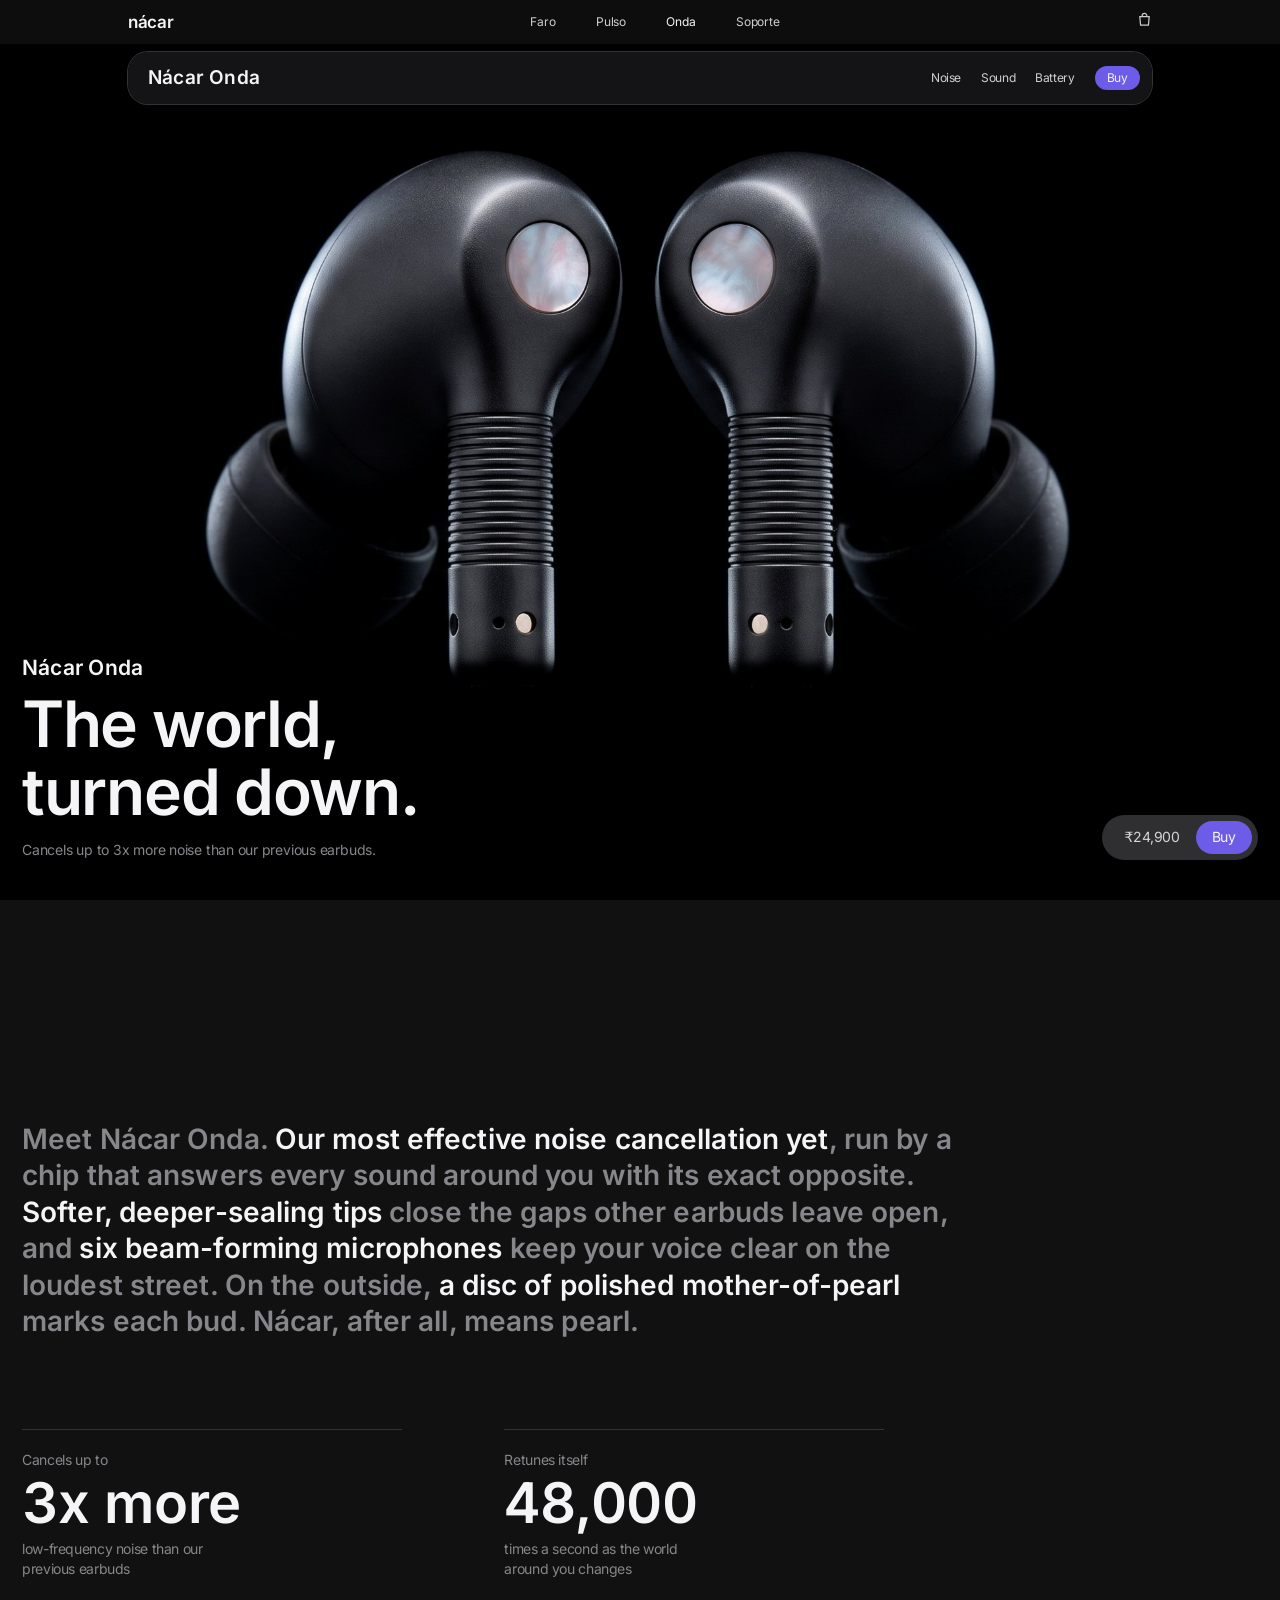
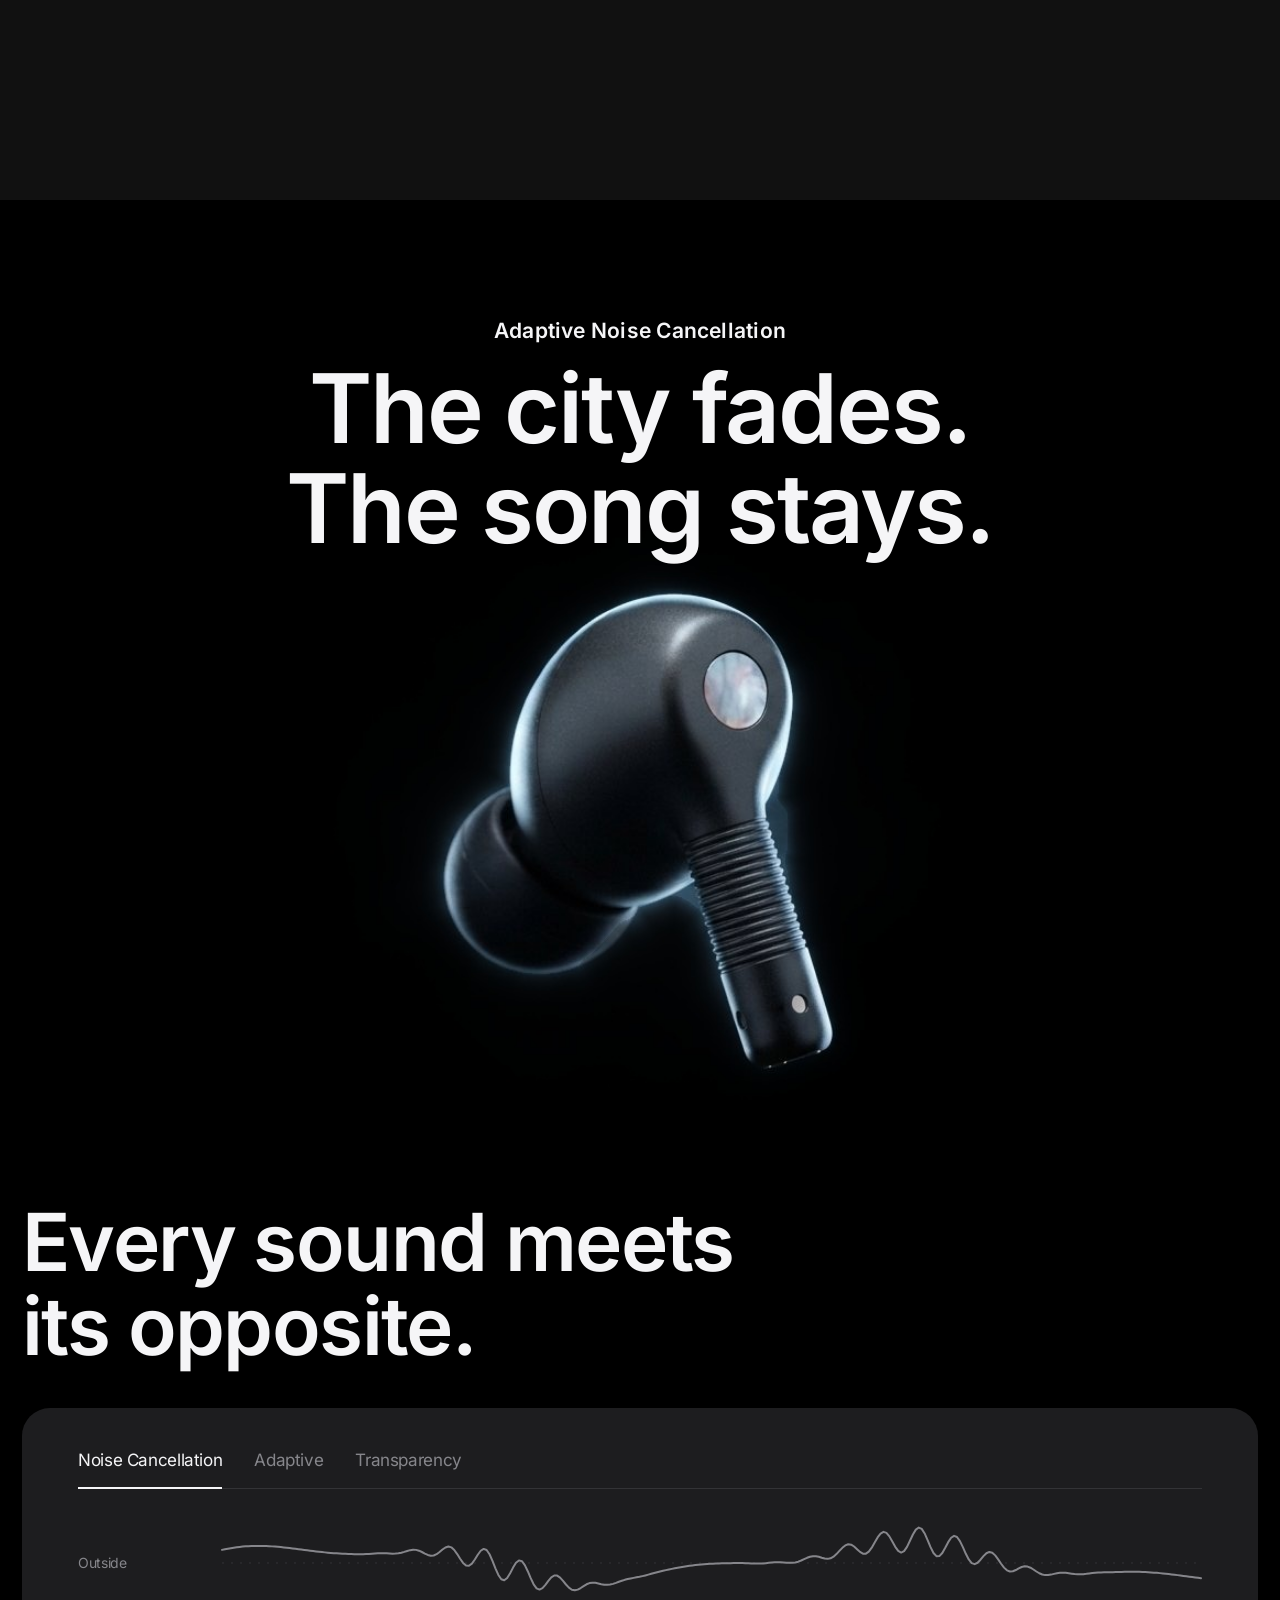
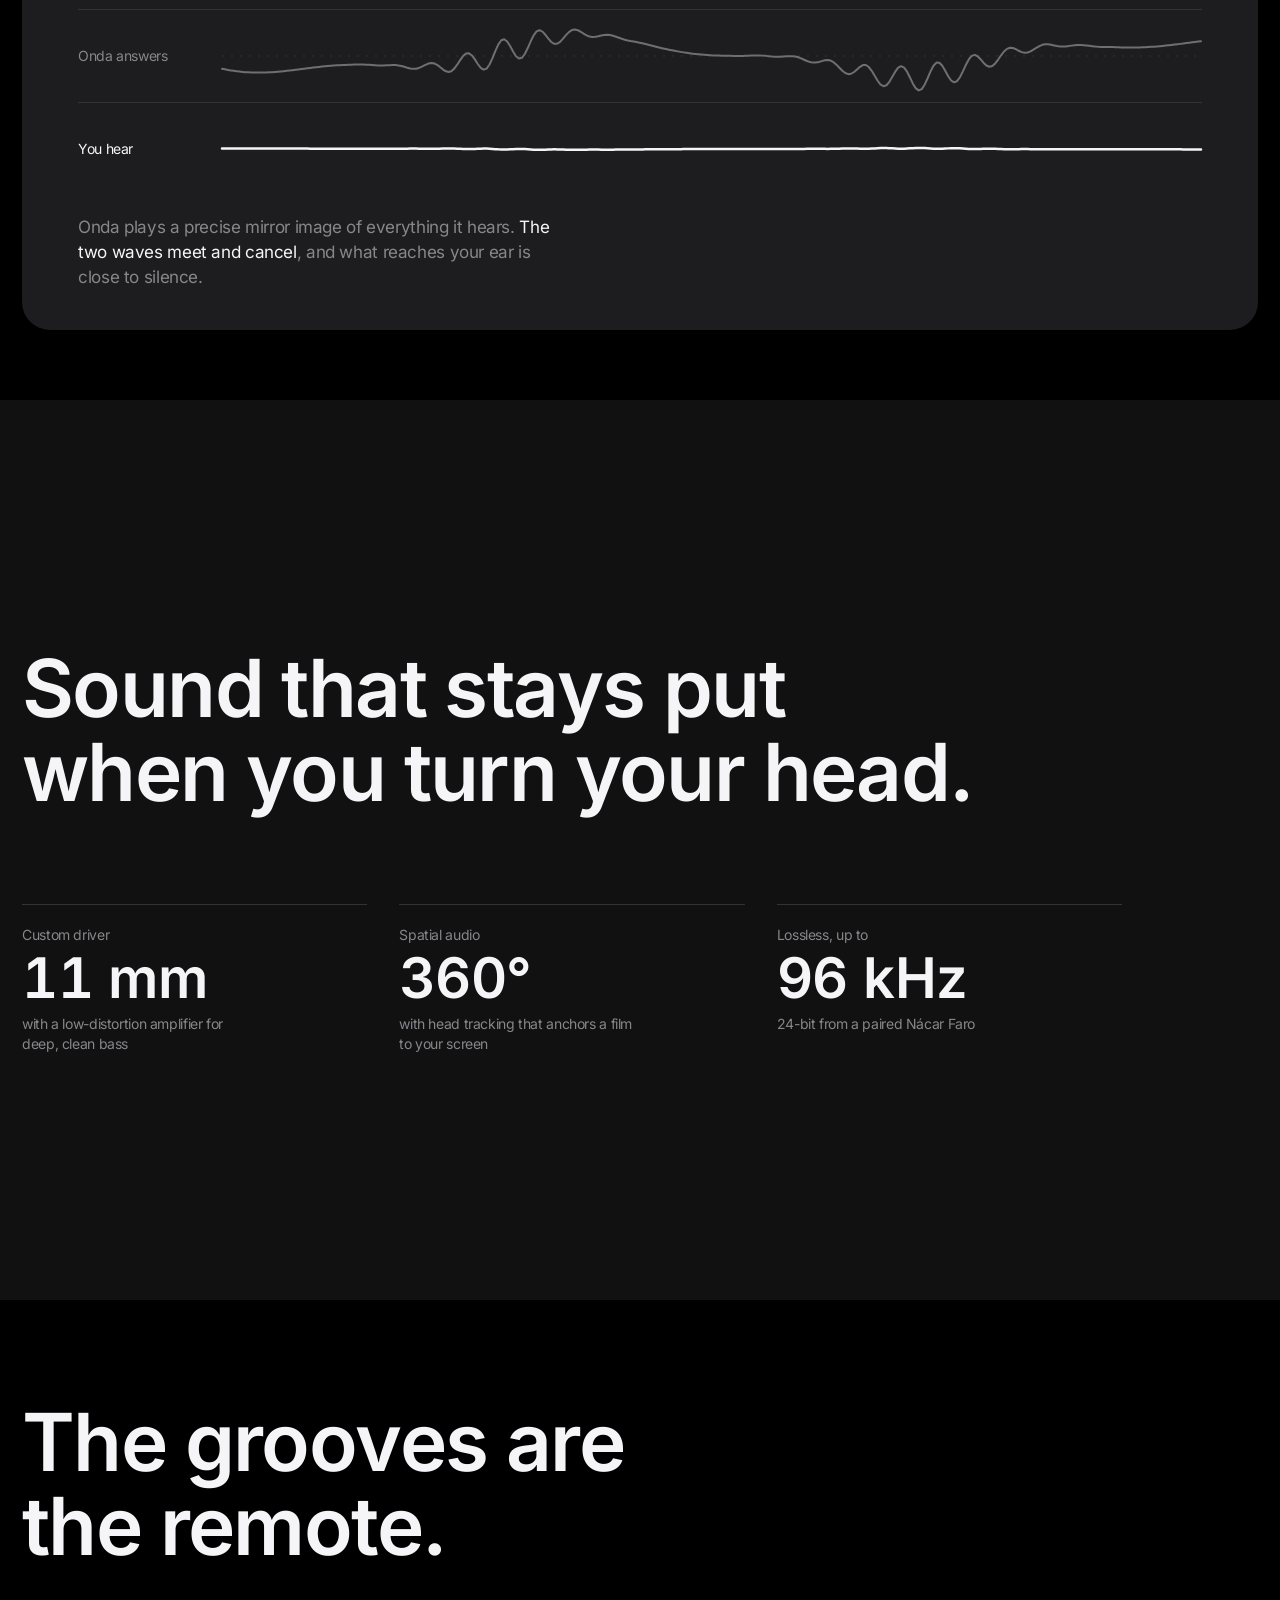
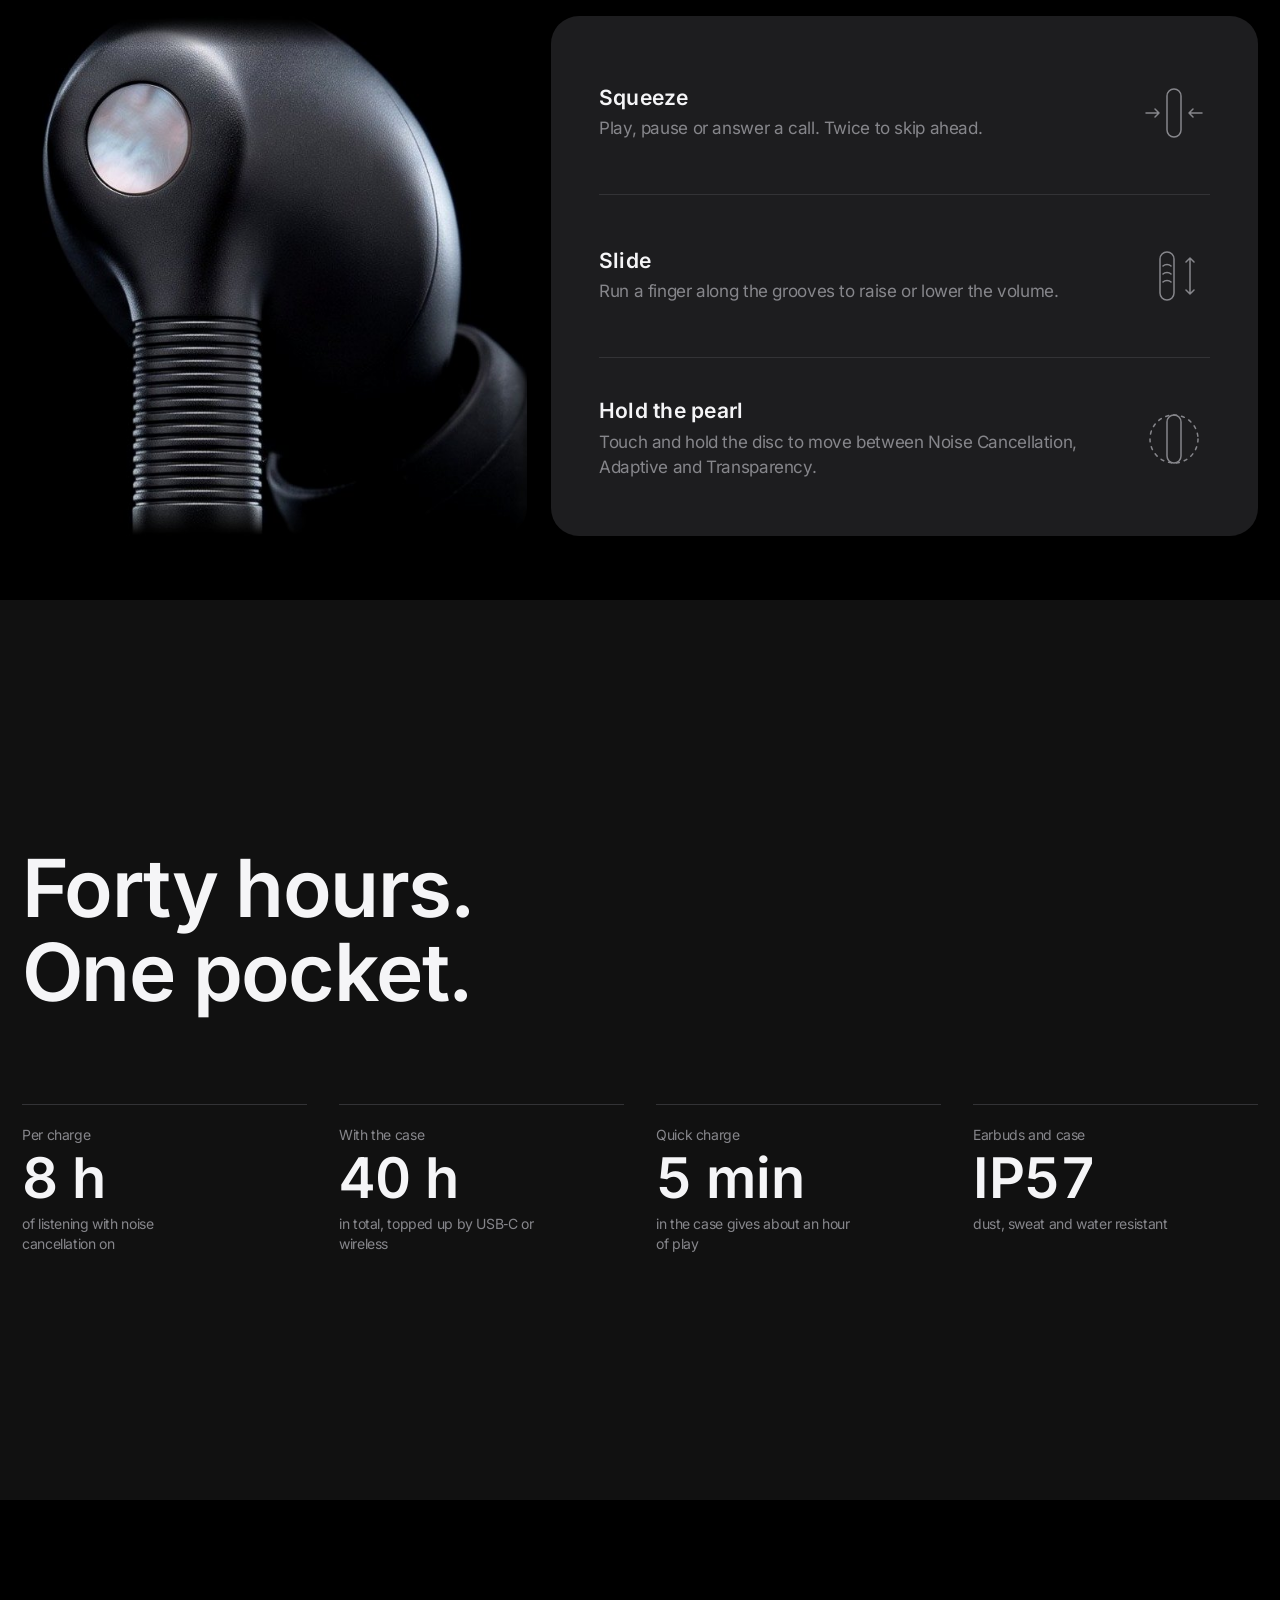
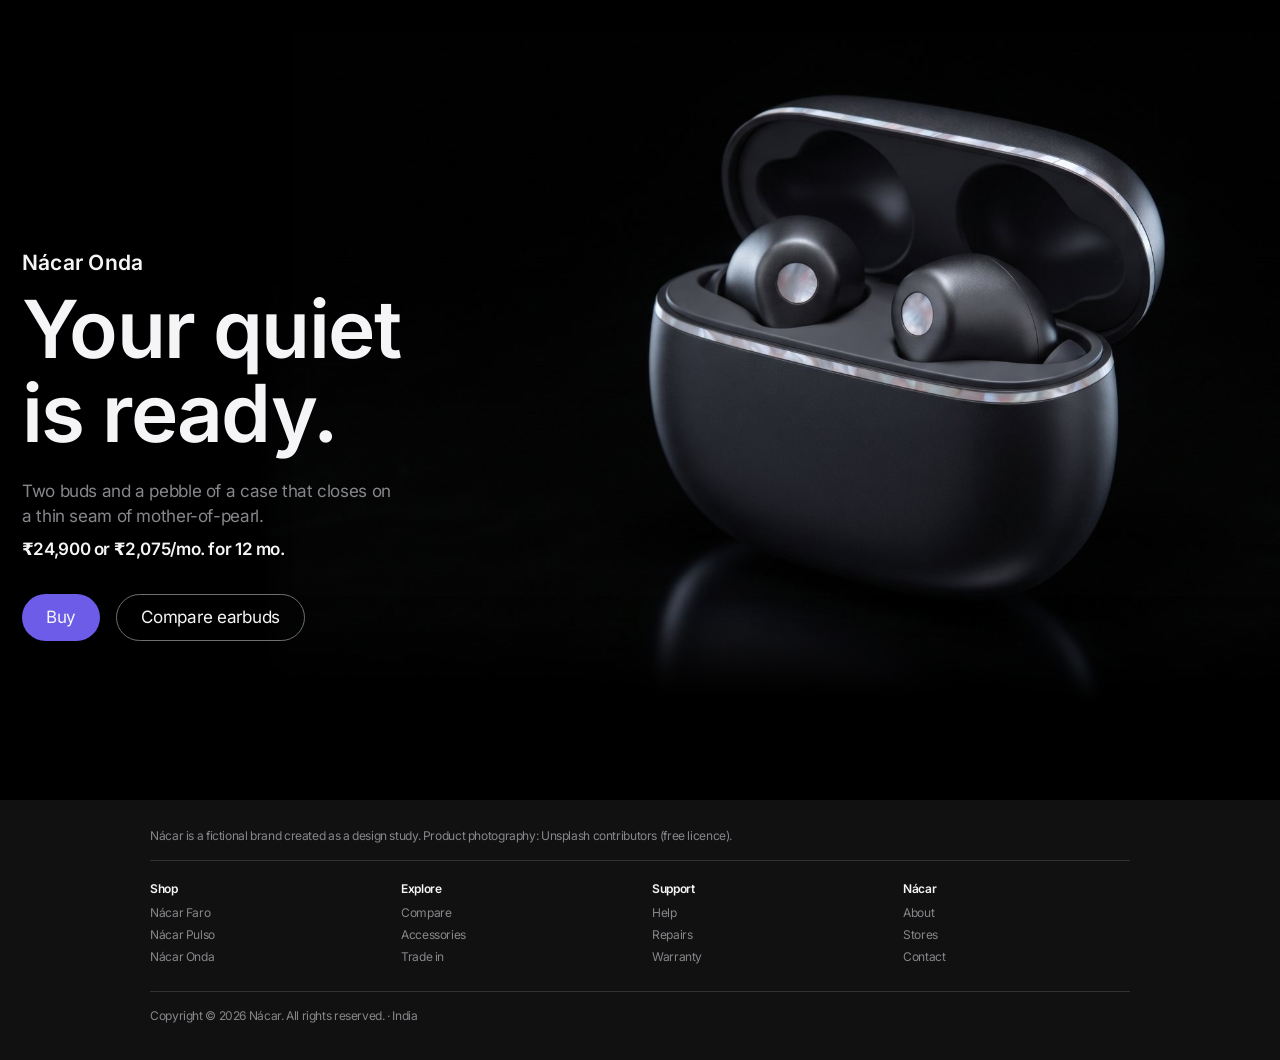
<file: v1-previous/onda.html>
<!doctype html>
<html lang="en">
<head>
<meta charset="utf-8">
<meta name="viewport" content="width=device-width, initial-scale=1">
<title>Nácar Onda</title>
<meta name="description" content="Nácar Onda wireless earbuds with adaptive noise cancellation, spatial audio and up to 40 hours of listening. ₹24,900.">
<link rel="stylesheet" href="base.css">
<style>
/* system corrections: porcelain text only, never pure white */
.pill-buy{color:var(--porcelain)}
.gnav a:hover,.gnav .links a[aria-current]{color:var(--porcelain)}
section[id]{scroll-margin-top:76px}
/* tighter display tracking on this page */
.t-display-xl,.t-display,.t-hero,.t-headline{letter-spacing:-.02em}
.stage-img{display:block;max-width:none}
/* one left edge for every left-aligned section: the 1260px media wrap */
.edge{width:min(var(--w-media),100% - 44px);margin-inline:auto}

/* ---------- hero ---------- */
.hero{position:relative;margin-top:-60px;height:clamp(720px,calc(100svh - 44px),980px);overflow:hidden;background:var(--obsidian)}
.hero-media{position:absolute;inset:0}
/* pair sized from the hero height so it always fills the stage above the copy */
.hero-media img{position:absolute;left:50%;top:-13.2%;height:90.6%;width:auto;max-width:none;transform:translateX(-50%);}
.hero-foot{position:absolute;left:0;right:0;bottom:40px}
.hero-foot .edge{display:flex;align-items:flex-end;justify-content:space-between;gap:32px}
.hero-copy .t-label{margin-bottom:10px}
.hero-copy h1{margin-bottom:14px}
.hero-copy .t-small{color:var(--ash)}
.price-capsule .pill{padding:8px 16px}

/* ---------- intro (exactly one viewport tall on desktop) ---------- */
.intro{min-height:900px;display:flex;align-items:center;padding-block:90px}
.lede{font-size:28px;line-height:1.3;font-weight:600;letter-spacing:.004em;color:var(--ash);max-width:34em}
.lede b{color:var(--porcelain);font-weight:600}
.intro .stats{grid-template-columns:repeat(2,minmax(0,380px));margin-top:90px;column-gap:clamp(32px,8vw,120px)}

/* ---------- cinematic chapter: one framed stage ---------- */
.chapter{position:relative;height:900px;overflow:hidden;background:var(--obsidian);text-align:center}
.chapter img{position:absolute;top:214px;left:50%;width:1514px;height:auto;transform:translateX(-67%)}
.chapter .copy{position:relative;z-index:1;padding-top:118px}
.chapter .kick{margin-bottom:16px}

/* ---------- ANC modes ---------- */
.anc h2{margin-bottom:48px}
.anc-stage{padding:48px clamp(24px,5vw,64px) 56px}
.tabs{display:flex;flex-wrap:wrap;gap:32px;margin-bottom:48px;border-bottom:1px solid var(--steel)}
.tabs button{all:unset;cursor:pointer;font:400 17px/1.47 var(--font);letter-spacing:-.022em;color:var(--ash);padding:0 0 14px;margin-bottom:-1px;border-bottom:2px solid transparent;transition:color .4s,border-color .4s}
.tabs button:hover{color:var(--porcelain)}
.tabs button[aria-selected="true"]{color:var(--porcelain);border-bottom-color:var(--porcelain)}
.tabs button:focus-visible{outline:2px solid var(--pearl-link);outline-offset:3px}
.wrow{display:grid;grid-template-columns:120px 1fr;align-items:center;gap:24px;padding:14px 0;border-top:1px solid var(--steel)}
.wrow:first-child{border-top:0}
.wrow span{font-size:14px;line-height:1.43;color:var(--ash)}
.wrow svg{width:100%;height:96px;display:block;overflow:visible}
.wrow .base{stroke:var(--steel);stroke-width:1;stroke-dasharray:2 7;vector-effect:non-scaling-stroke}
.wrow path{fill:none;stroke-width:2;vector-effect:non-scaling-stroke;stroke-linejoin:round;stroke-linecap:round}
.wrow .w-noise{stroke:var(--ash)}
.wrow .w-anti{stroke:var(--slate)}
.wrow .w-out{stroke:var(--porcelain);stroke-width:2.5}
.wrow.you span{color:var(--porcelain)}
.anc-copy{color:var(--ash);max-width:44ch;margin-top:32px;min-height:3em;transition:opacity .4s}
.anc-copy b{color:var(--porcelain);font-weight:400}

/* ---------- sound ---------- */
.sound h2{margin-bottom:90px}
.sound .stats{grid-template-columns:repeat(3,minmax(0,1fr));max-width:1100px}
.sound .stat .cap{max-width:26ch}

/* ---------- design / gestures ---------- */
.design h2{margin-bottom:48px}
.duo{display:grid;grid-template-columns:minmax(0,5fr) minmax(0,7fr);gap:24px}
.stem{height:680px}
.stem img{position:absolute;inset:0;width:100%;height:100%;object-fit:cover;object-position:40% 50%}
.gest{padding:16px 48px;display:flex}
.gest ol{list-style:none;display:flex;flex-direction:column;flex:1}
.gest li{flex:1;display:flex;align-items:center;gap:24px;border-top:1px solid var(--steel)}
.gest li:first-child{border-top:0}
.gest li div{flex:1}
.gest .t-label{margin-bottom:6px}
.gest p:not(.t-label){color:var(--ash)}
.glyph{flex:none;width:72px;height:72px;stroke:var(--ash);fill:none;stroke-width:1.5;stroke-linecap:round;stroke-linejoin:round}

/* ---------- battery ---------- */
.battery h2{margin-bottom:90px}
.battery .stats{grid-template-columns:repeat(4,minmax(0,1fr))}

/* ---------- buy ---------- */
.buy{position:relative;overflow:hidden;padding-block:0}
.buy .edge{display:grid;grid-template-columns:minmax(0,5fr) minmax(0,7fr);align-items:center;min-height:900px}
.buy-copy{position:relative;z-index:2}
@media (min-width:1069px){.buy .edge{align-items:start}.buy-copy{padding-top:350px}.buy-media img{top:56%}}
.buy-copy .t-label{margin-bottom:12px}
.buy h2{margin-bottom:24px}
.buy .price{color:var(--ash);margin-bottom:32px;max-width:34ch}
.buy .price b{display:block;margin-top:8px}
.buy .price b{color:var(--porcelain);font-weight:600}
.buy .ctas{display:flex;gap:16px;flex-wrap:wrap}
.buy-media{position:relative;z-index:1;height:100%;min-height:600px}
.buy-media img{position:absolute;top:50%;left:50%;width:1300px;height:auto;transform:translate(-50%,-50%)}

/* ---------- desktop rhythm: every chapter is exactly one 900px stage ---------- */
@media (min-width:1069px){
  .intro,.chapter,.anc,.sound,.design,.battery,.buy{height:900px;min-height:0}
  .anc,.design{padding:100px 0 0}
  .sound,.battery{display:flex;align-items:center;padding:0}
  .sound>.edge,.battery>.edge{width:min(var(--w-media),100% - 44px)}
  .anc h2{margin-bottom:40px}
  .anc-stage{padding:40px 56px}
  .tabs{margin-bottom:28px}
  .wrow{padding:10px 0}
  .wrow svg{height:72px}
  .anc-copy{margin-top:20px}
  .stem{height:520px}
}
/* ---------- responsive ---------- */
@media (max-width:1068px){
  .duo{grid-template-columns:1fr}
  .gest{padding:8px 32px}
  .gest li{padding:28px 0}
  .battery .stats{grid-template-columns:repeat(2,minmax(0,1fr));row-gap:40px}
  .buy .edge{grid-template-columns:1fr;min-height:0}
  .buy-copy{order:2;padding-bottom:144px}
  .buy-media{order:1;height:560px;min-height:0}
  .buy-media img{width:1100px}
}
@media (max-width:734px){
  .hero{height:auto;padding-top:60px}
  .hero-media{position:relative;inset:auto;height:360px;overflow:hidden}
  .hero-media img{top:auto;bottom:12px;height:auto;width:128%}
  .hero-foot{position:static;padding:0 0 72px}
  .hero-foot .edge{flex-direction:column;align-items:flex-start;gap:28px}
  .intro{min-height:0;padding-top:136px}
  .anc{padding-top:198px}
  .sound{padding-top:162px}
  .battery{padding-top:108px}
  .buy{padding-top:140px}
  .lede{font-size:21px}
  .intro .stats{grid-template-columns:1fr;margin-top:48px}
  /* mobile type scale: 48 / 40 (hero) / 21 / 14 only */
  .stat .num{font-size:48px}
  .tabs button,.anc-copy,.gest p:not(.t-label),.buy .price,.buy .pill-lg{font-size:14px}
  .battery .stats{row-gap:32px}
  .chapter h2{letter-spacing:-.025em}
  .t-display br{display:none}
  .chapter{height:700px}
  .chapter img{top:290px;width:900px}
  .chapter .copy{padding-top:96px}
  .chapter .edge{width:calc(100% - 24px)}
  .chapter h2{letter-spacing:-.02em}
  .anc h2{margin-bottom:32px}
  .anc-stage{padding:28px 20px 36px}
  .tabs{margin-bottom:24px}
  .tabs{gap:20px}
  .wrow{grid-template-columns:1fr;gap:4px}
  .wrow svg{height:64px}
  .sound h2,.design h2,.battery h2{margin-bottom:48px}
  .sound .stats{grid-template-columns:1fr}
  .sound h2{margin-bottom:72px}
  .sound .stats{row-gap:56px}
  .battery h2{margin-bottom:56px}
  .stem{height:440px}
  .gest{padding:4px 24px}
  .glyph{width:56px;height:56px}
  .buy-media{height:320px}
  .buy-media img{width:640px}
  .buy-copy{padding-bottom:60px}
}
</style>
</head>
<body>

<nav class="gnav" aria-label="Global"><div class="in">
  <a class="mark" href="index.html">nácar</a>
  <div class="links"><a href="faro.html">Faro</a><a href="pulso.html">Pulso</a><a href="onda.html" aria-current="page">Onda</a><a href="#">Soporte</a></div>
  <a href="#" aria-label="Bag"><svg viewBox="0 0 16 16"><path d="M3 5h10l-.8 9H3.8z"/><path d="M5.5 5V4a2.5 2.5 0 015 0v1"/></svg></a>
</div></nav>

<nav class="lnav" aria-label="Nácar Onda">
  <span class="name">Nácar Onda</span>
  <div class="right">
    <a href="#noise">Noise</a><a href="#sound">Sound</a><a href="#battery">Battery</a>
    <a class="pill pill-buy pill-sm" href="#buy">Buy</a>
  </div>
</nav>

<main>

<!-- HERO -->
<section class="hero" aria-labelledby="hero-h">
  <div class="hero-media">
    <img src="img/onda-render-pair-f.jpg" width="2000" height="1175" alt="Two graphite Nácar Onda earbuds standing face to face, each with a polished mother-of-pearl disc and a finely grooved stem">
  </div>
  <div class="hero-foot">
    <div class="edge">
      <div class="hero-copy reveal">
        <p class="t-label">Nácar Onda</p>
        <h1 id="hero-h" class="t-hero">The world, <br>turned down.</h1>
        <p class="t-small">Cancels up to 3x more noise than our previous earbuds.</p>
      </div>
      <div class="price-capsule reveal" aria-label="Price">
        <span>₹24,900</span>
        <a class="pill pill-buy" href="#buy">Buy</a>
      </div>
    </div>
  </div>
</section>

<!-- INTRO -->
<section id="overview" class="band intro">
  <div class="edge">
    <p class="lede reveal">Meet Nácar Onda. <b>Our most effective noise cancellation yet</b>, run by a chip that answers every sound around you with its exact opposite. <b>Softer, deeper-sealing tips</b> close the gaps other earbuds leave open, and <b>six beam-forming microphones</b> keep your voice clear on the loudest street. On the outside, <b>a disc of polished mother-of-pearl</b> marks each bud. Nácar, after all, means pearl.</p>
    <div class="stats reveal">
      <div class="stat">
        <p class="eyebrow">Cancels up to</p>
        <p class="num">3x more</p>
        <p class="cap">low-frequency noise than our previous earbuds</p>
      </div>
      <div class="stat">
        <p class="eyebrow">Retunes itself</p>
        <p class="num">48,000</p>
        <p class="cap">times a second as the world around you changes</p>
      </div>
    </div>
  </div>
</section>

<!-- CINEMATIC CHAPTER -->
<section id="noise" class="chapter" aria-labelledby="ch-h">
  <img class="stage-img" src="img/onda-r-solo-k.jpg" width="1376" height="768" loading="lazy" alt="A single Nácar Onda earbud floating in darkness, a cool rim light along its edge">
  <div class="copy edge reveal">
    <p class="t-label kick">Adaptive Noise Cancellation</p>
    <h2 id="ch-h" class="t-display-xl">The city fades. <br>The song stays.</h2>
  </div>
</section>

<!-- ANC MODES -->
<section class="section anc" aria-labelledby="anc-h">
  <div class="edge">
    <h2 id="anc-h" class="t-display reveal">Every sound meets <br>its opposite.</h2>
    <div class="tile-graphite anc-stage reveal">
      <div class="tabs" role="tablist" aria-label="Listening mode">
        <button id="tab-anc" role="tab" aria-selected="true" aria-controls="anc-panel" data-mode="anc" data-copy="Onda plays a precise mirror image of everything it hears. <b>The two waves meet and cancel</b>, and what reaches your ear is close to silence.">Noise Cancellation</button>
        <button id="tab-adp" role="tab" aria-selected="false" aria-controls="anc-panel" data-mode="adp" data-copy="Onda answers only the steady drone of engines and air-conditioning, <b>so voices, announcements and sirens still come through.</b>">Adaptive</button>
        <button id="tab-trn" role="tab" aria-selected="false" aria-controls="anc-panel" data-mode="trn" data-copy="Onda stays silent and the outer microphones pass the world through, so <b>you can talk, order a coffee or cross the road</b> without taking it out.">Transparency</button>
      </div>
      <div id="anc-panel" role="tabpanel" aria-labelledby="tab-anc">
        <div class="wrow"><span>Outside</span><svg viewBox="0 0 1000 100" preserveAspectRatio="none" aria-hidden="true"><line class="base" x1="0" y1="50" x2="1000" y2="50"/><path class="w-noise" id="w-noise"/></svg></div>
        <div class="wrow"><span>Onda answers</span><svg viewBox="0 0 1000 100" preserveAspectRatio="none" aria-hidden="true"><line class="base" x1="0" y1="50" x2="1000" y2="50"/><path class="w-anti" id="w-anti"/></svg></div>
        <div class="wrow you"><span>You hear</span><svg viewBox="0 0 1000 100" preserveAspectRatio="none" aria-hidden="true"><line class="base" x1="0" y1="50" x2="1000" y2="50"/><path class="w-out" id="w-out"/></svg></div>
        <p class="anc-copy" id="anc-copy" aria-live="polite">Onda plays a precise mirror image of everything it hears. <b>The two waves meet and cancel</b>, and what reaches your ear is close to silence.</p>
      </div>
    </div>
  </div>
</section>

<!-- SOUND -->
<section id="sound" class="band section sound" aria-labelledby="snd-h">
  <div class="edge">
    <h2 id="snd-h" class="t-display reveal">Sound that stays put <br>when you turn your head.</h2>
    <div class="stats reveal">
      <div class="stat">
        <p class="eyebrow">Custom driver</p>
        <p class="num">11 mm</p>
        <p class="cap">with a low-distortion amplifier for deep, clean bass</p>
      </div>
      <div class="stat">
        <p class="eyebrow">Spatial audio</p>
        <p class="num">360°</p>
        <p class="cap">with head tracking that anchors a film to your screen</p>
      </div>
      <div class="stat">
        <p class="eyebrow">Lossless, up to</p>
        <p class="num">96 kHz</p>
        <p class="cap">24-bit from a paired Nácar Faro</p>
      </div>
    </div>
  </div>
</section>

<!-- DESIGN / GESTURES -->
<section class="section design" aria-labelledby="dsn-h">
  <div class="edge">
    <h2 id="dsn-h" class="t-display reveal">The grooves are <br>the remote.</h2>
    <div class="duo reveal">
      <div class="tile stem">
        <img class="stage-img" src="img/onda-crop-stem.jpg" width="640" height="640" loading="lazy" alt="Close view of a Nácar Onda bud: the pearl disc above a stem ringed with fine grooves">
      </div>
      <div class="tile-graphite gest">
        <ol>
          <li>
            <div><p class="t-label">Squeeze</p><p>Play, pause or answer a call. Twice to skip ahead.</p></div>
            <svg class="glyph" viewBox="0 0 72 72" aria-hidden="true"><rect x="29" y="12" width="14" height="48" rx="7"/><path d="M8 36h13M17 32l4 4-4 4M64 36H51M55 32l-4 4 4 4"/></svg>
          </li>
          <li>
            <div><p class="t-label">Slide</p><p>Run a finger along the grooves to raise or lower the volume.</p></div>
            <svg class="glyph" viewBox="0 0 72 72" aria-hidden="true"><rect x="22" y="12" width="14" height="48" rx="7"/><path d="M25 26c2-2 6-2 8 0M25 34c2-2 6-2 8 0M25 42c2-2 6-2 8 0M52 18v36M48 22l4-4 4 4M48 50l4 4 4-4"/></svg>
          </li>
          <li>
            <div><p class="t-label">Hold the pearl</p><p>Touch and hold the disc to move between Noise Cancellation, Adaptive and Transparency.</p></div>
            <svg class="glyph" viewBox="0 0 72 72" aria-hidden="true"><rect x="29" y="12" width="14" height="48" rx="7"/><circle cx="36" cy="36" r="24" stroke-dasharray="3 5"/></svg>
          </li>
        </ol>
      </div>
    </div>
  </div>
</section>

<!-- BATTERY -->
<section id="battery" class="band section battery" aria-labelledby="bat-h">
  <div class="edge">
    <h2 id="bat-h" class="t-display reveal">Forty hours. <br>One pocket.</h2>
    <div class="stats reveal">
      <div class="stat"><p class="eyebrow">Per charge</p><p class="num">8 h</p><p class="cap">of listening with noise cancellation on</p></div>
      <div class="stat"><p class="eyebrow">With the case</p><p class="num">40 h</p><p class="cap">in total, topped up by USB‑C or wireless</p></div>
      <div class="stat"><p class="eyebrow">Quick charge</p><p class="num">5 min</p><p class="cap">in the case gives about an hour of play</p></div>
      <div class="stat"><p class="eyebrow">Earbuds and case</p><p class="num">IP57</p><p class="cap">dust, sweat and water resistant</p></div>
    </div>
  </div>
</section>

<!-- BUY -->
<section id="buy" class="section buy" aria-labelledby="buy-h">
  <div class="edge">
    <div class="buy-copy reveal">
      <p class="t-label">Nácar Onda</p>
      <h2 id="buy-h" class="t-display">Your quiet <br>is ready.</h2>
      <p class="price">Two buds and a pebble of a case that closes on a thin seam of mother-of-pearl. <b>₹24,900 or ₹2,075/mo. for 12 mo.</b></p>
      <div class="ctas">
        <a class="pill pill-buy pill-lg" href="#">Buy</a>
        <a class="pill pill-ghost pill-lg" href="#">Compare earbuds</a>
      </div>
    </div>
    <div class="buy-media">
      <img class="stage-img" src="img/onda-r-case-k.jpg" width="2000" height="1116" loading="lazy" alt="The open Nácar Onda charging case, both buds seated, a thin line of mother-of-pearl along the lid seam">
    </div>
  </div>
</section>

</main>

<footer class="foot"><div class="in">
  <p>Nácar is a fictional brand created as a design study. Product photography: Unsplash contributors (free licence).</p>
  <div class="cols">
    <div><h4>Shop</h4><a href="faro.html">Nácar Faro</a><a href="pulso.html">Nácar Pulso</a><a href="onda.html">Nácar Onda</a></div>
    <div><h4>Explore</h4><a href="#">Compare</a><a href="#">Accessories</a><a href="#">Trade in</a></div>
    <div><h4>Support</h4><a href="#">Help</a><a href="#">Repairs</a><a href="#">Warranty</a></div>
    <div><h4>Nácar</h4><a href="#">About</a><a href="#">Stores</a><a href="#">Contact</a></div>
  </div>
  <p>Copyright © 2026 Nácar. All rights reserved. · India</p>
</div></footer>

<script src="site.js"></script>
<script>
(function(){
  // The outside world = a low steady drone + short bursts of voices.
  function drone(x){return .52*Math.sin(x*.011+.4)+.22*Math.sin(x*.027+1.3)}
  function voice(x){var e=Math.exp(-Math.pow((x-290)/70,2))+Math.exp(-Math.pow((x-720)/90,2));return e*.42*Math.sin(x*.17)}
  // Each mode is how much of the drone / the voices Onda answers with an inverted wave.
  var MODES={anc:[1,1],adp:[1,0],trn:[0,0]};
  function path(fn){var d='';for(var x=0;x<=1000;x+=3){d+=(x?'L':'M')+x+' '+(50-fn(x)*44).toFixed(2)}return d}
  var pN=document.getElementById('w-noise'),pA=document.getElementById('w-anti'),pO=document.getElementById('w-out');
  pN.setAttribute('d',path(function(x){return drone(x)+voice(x)}));
  var cur=[1,1];
  function draw(c){
    var r=.03; // a sliver of residue keeps "near silence" honest
    pA.setAttribute('d',path(function(x){return -(c[0]*drone(x)+c[1]*voice(x))*(1-r*c[0])}));
    pO.setAttribute('d',path(function(x){var a=c[0]*(1-r),b=c[1]*(1-r);return (1-a)*drone(x)+(1-b)*voice(x)}));
  }
  draw(cur);
  var reduce=matchMedia('(prefers-reduced-motion: reduce)').matches,raf;
  function tween(to){
    cancelAnimationFrame(raf);
    if(reduce){cur=to.slice();draw(cur);return}
    var from=cur.slice(),t0=performance.now(),dur=700;
    (function step(t){var p=Math.min(1,Math.max(0,(t-t0)/dur)),e=1-Math.pow(1-p,3);cur=[from[0]+(to[0]-from[0])*e,from[1]+(to[1]-from[1])*e];draw(cur);if(p<1)raf=requestAnimationFrame(step)})(t0);
  }
  var tabs=[].slice.call(document.querySelectorAll('.tabs button')),copy=document.getElementById('anc-copy'),panel=document.getElementById('anc-panel'),tm;
  function select(b){
    tabs.forEach(function(t){var on=t===b;t.setAttribute('aria-selected',on?'true':'false');t.tabIndex=on?0:-1});
    panel.setAttribute('aria-labelledby',b.id);
    clearTimeout(tm);
    if(reduce){copy.innerHTML=b.dataset.copy}
    else{copy.style.opacity=0;tm=setTimeout(function(){copy.innerHTML=b.dataset.copy;copy.style.opacity=1},400)}
    tween(MODES[b.dataset.mode]);
  }
  tabs.forEach(function(b,i){
    b.tabIndex=i?-1:0;
    b.addEventListener('click',function(){select(b)});
    b.addEventListener('keydown',function(e){
      var d=e.key==='ArrowRight'?1:e.key==='ArrowLeft'?-1:0;
      if(!d)return;e.preventDefault();var n=tabs[(i+d+tabs.length)%tabs.length];n.focus();select(n);
    });
  });
})();
</script>
</body>
</html>
</file>
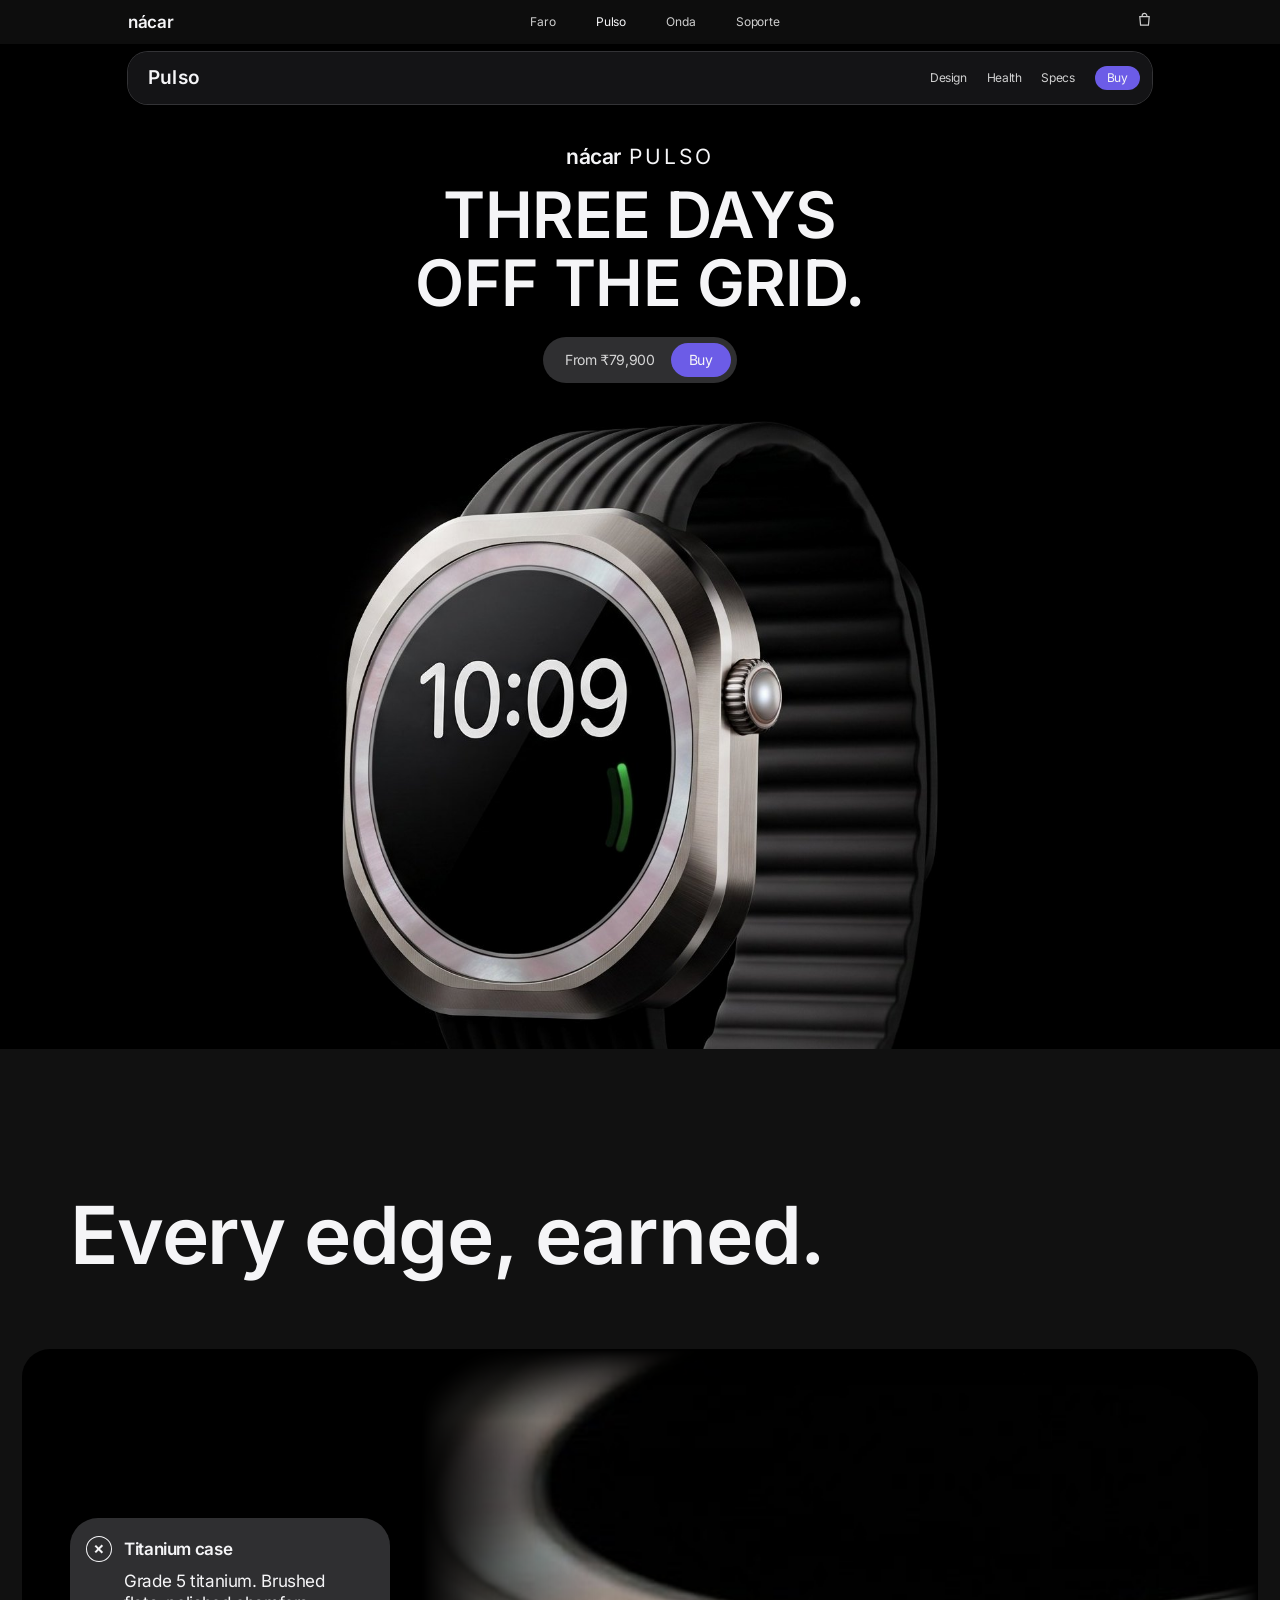
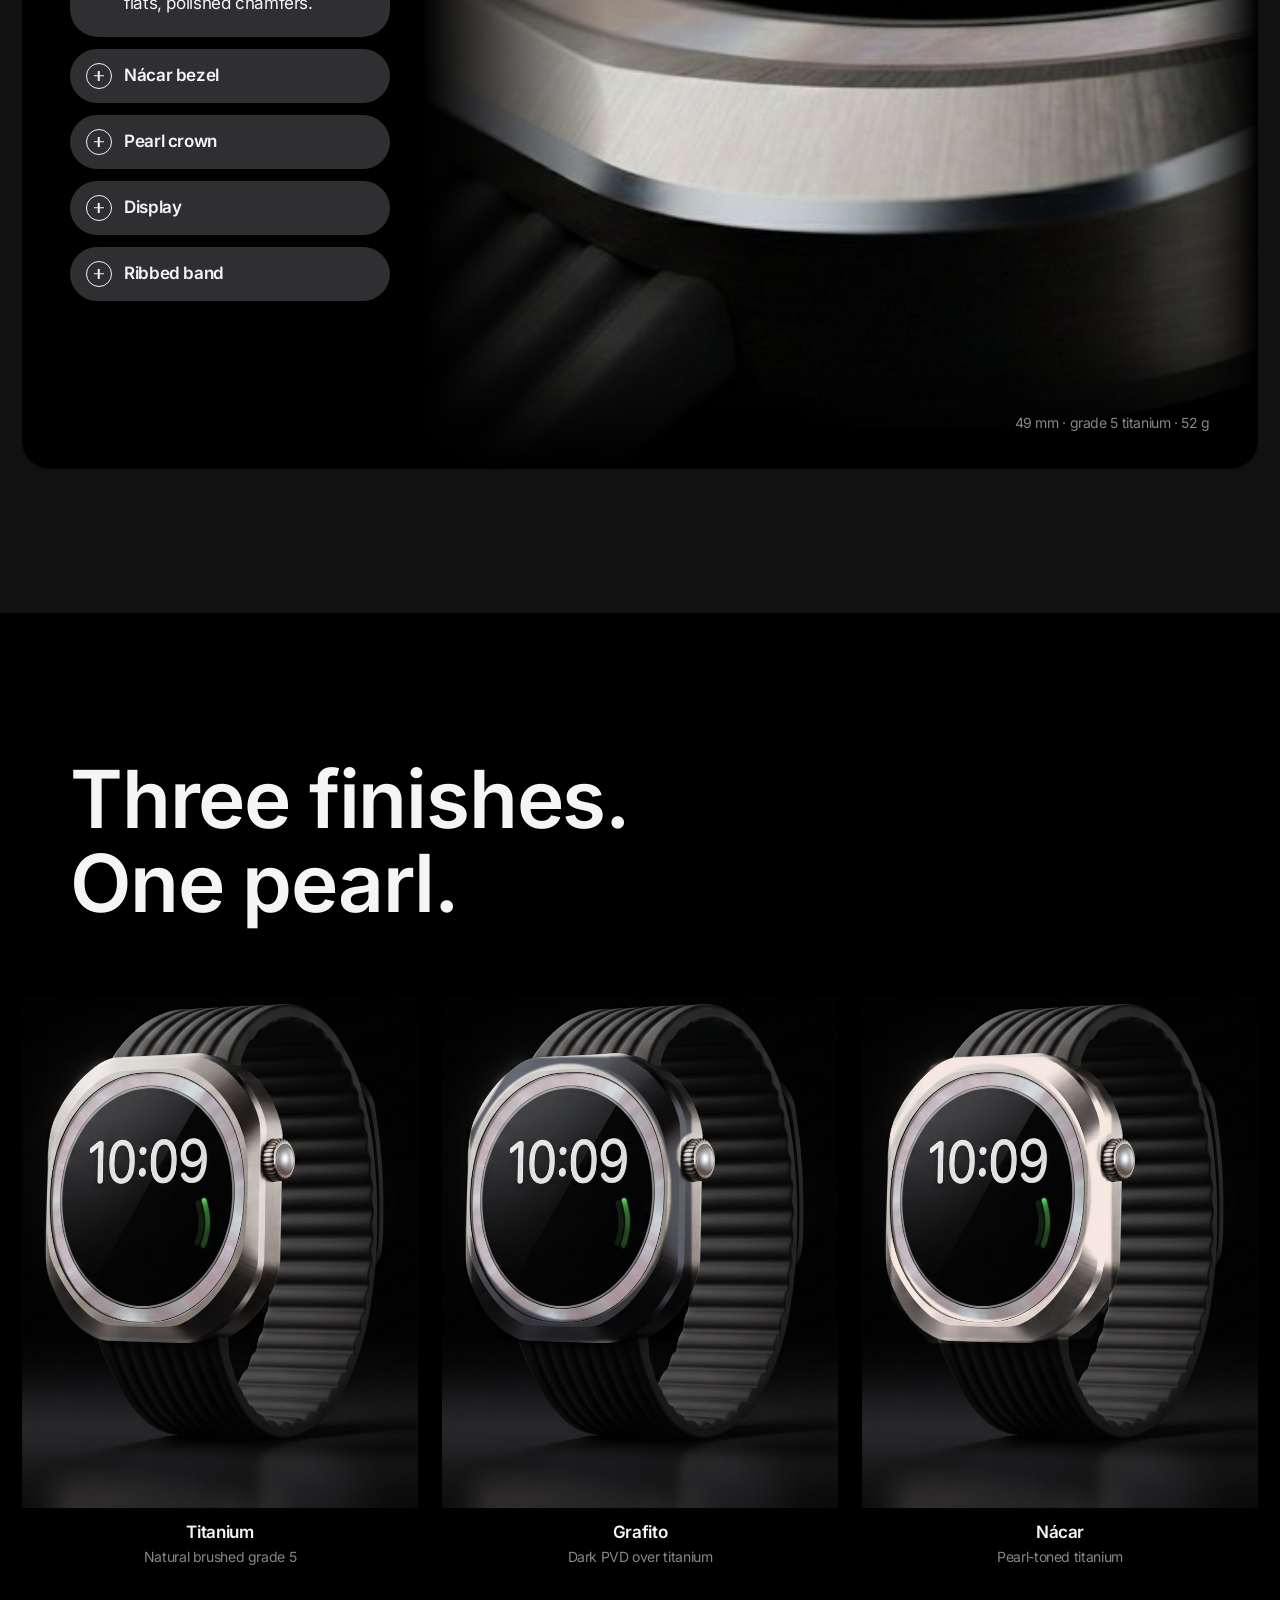
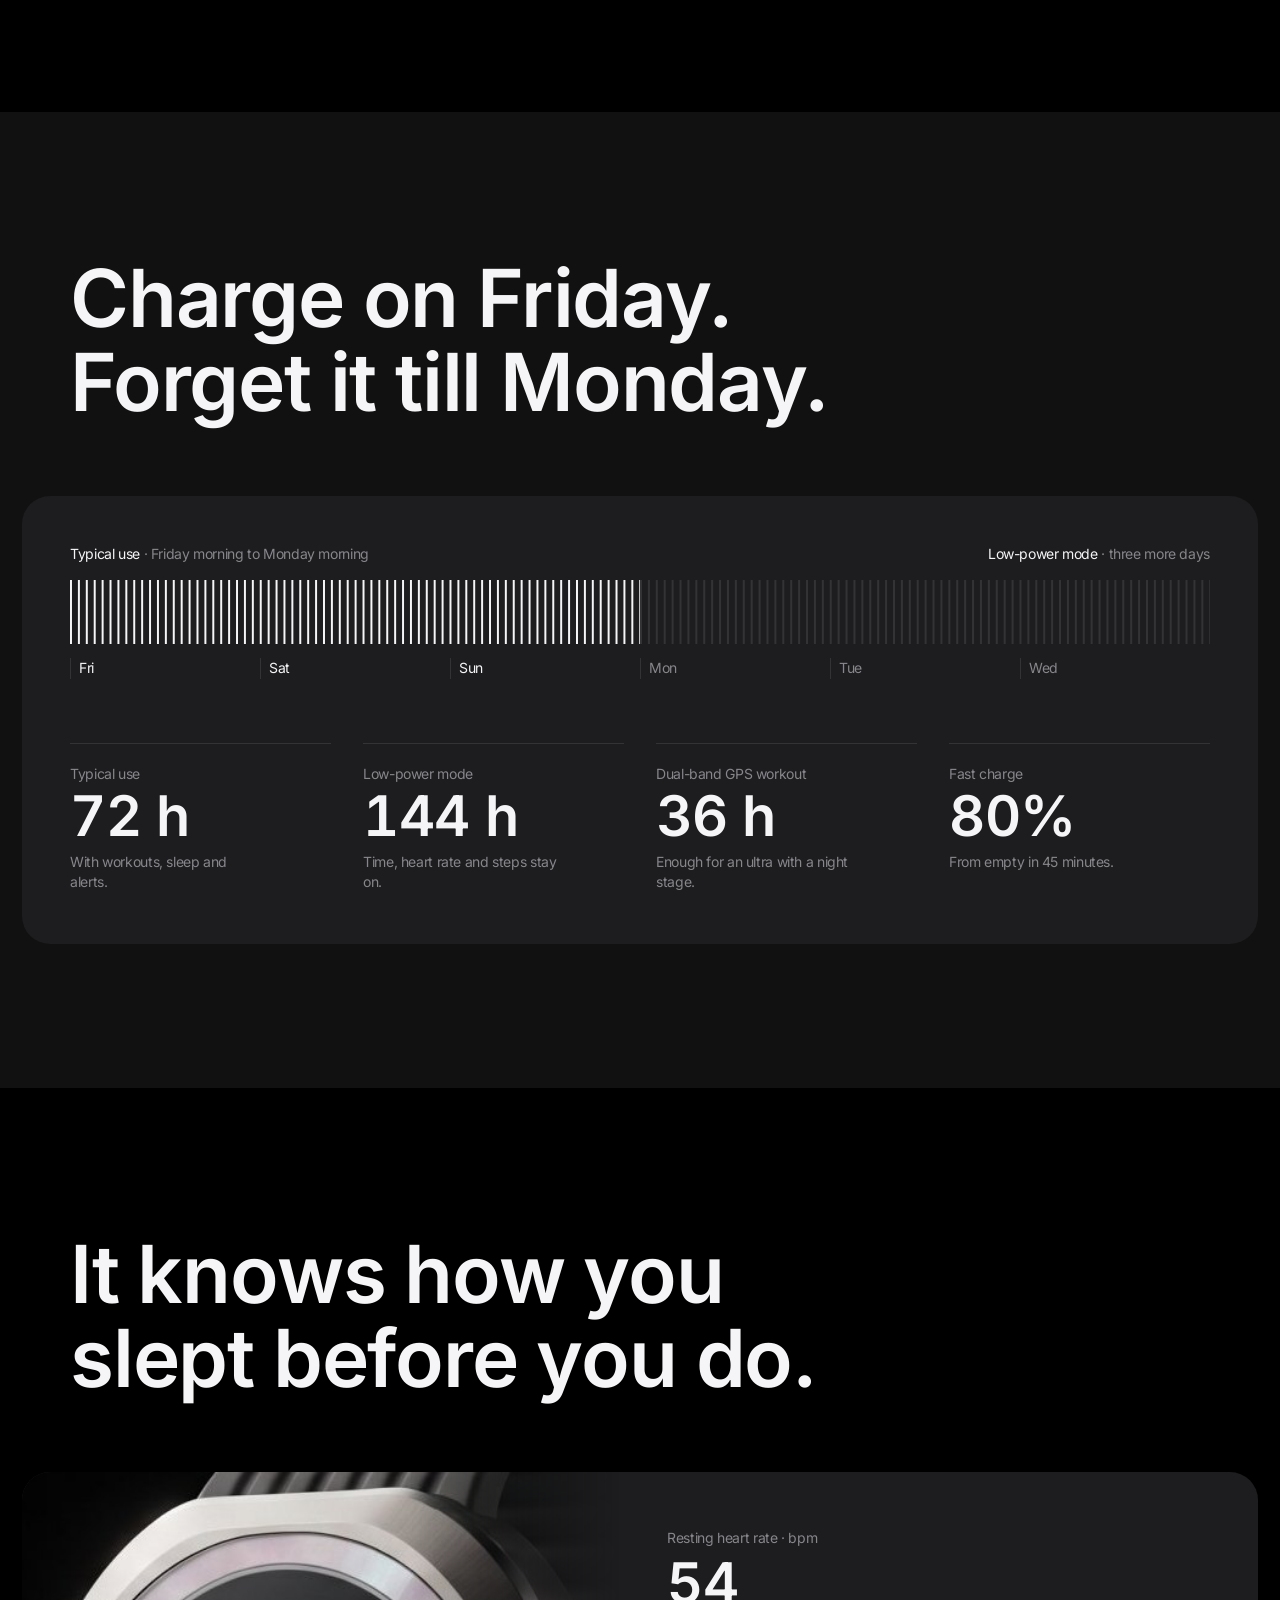
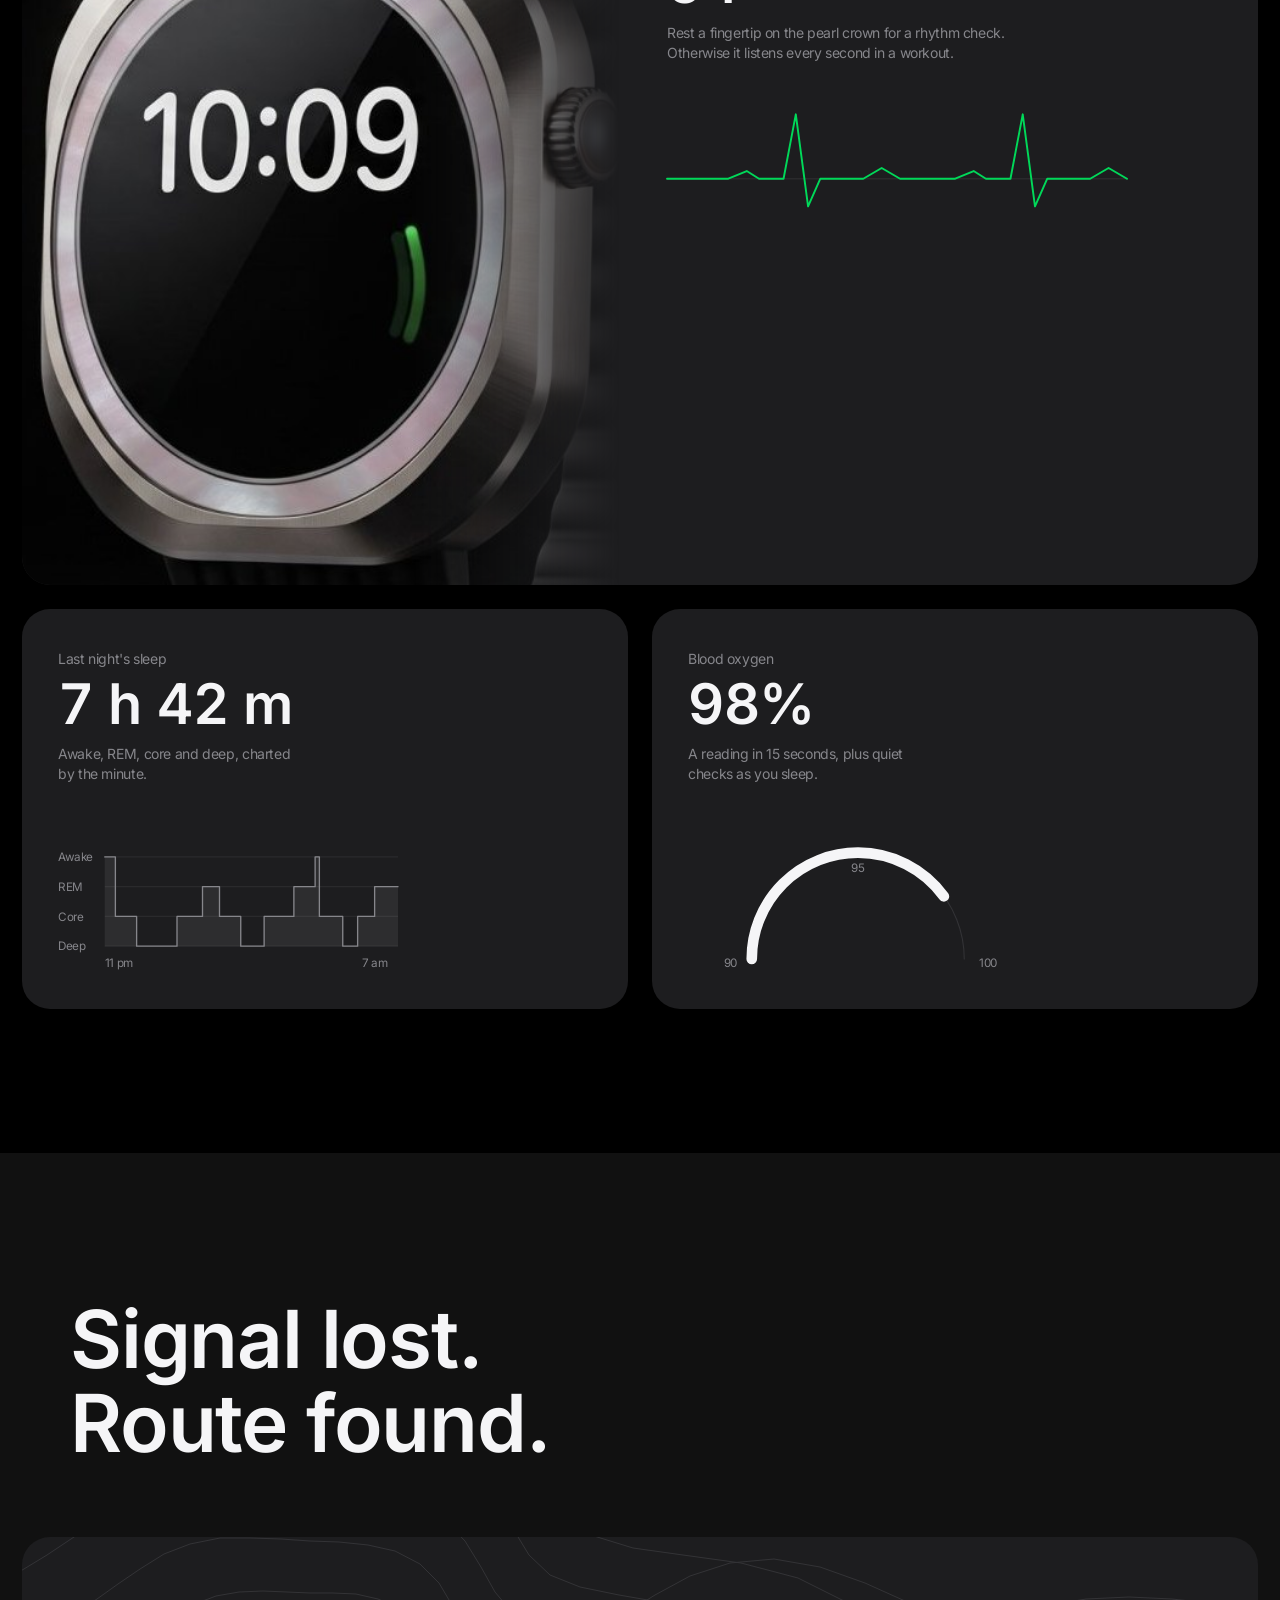
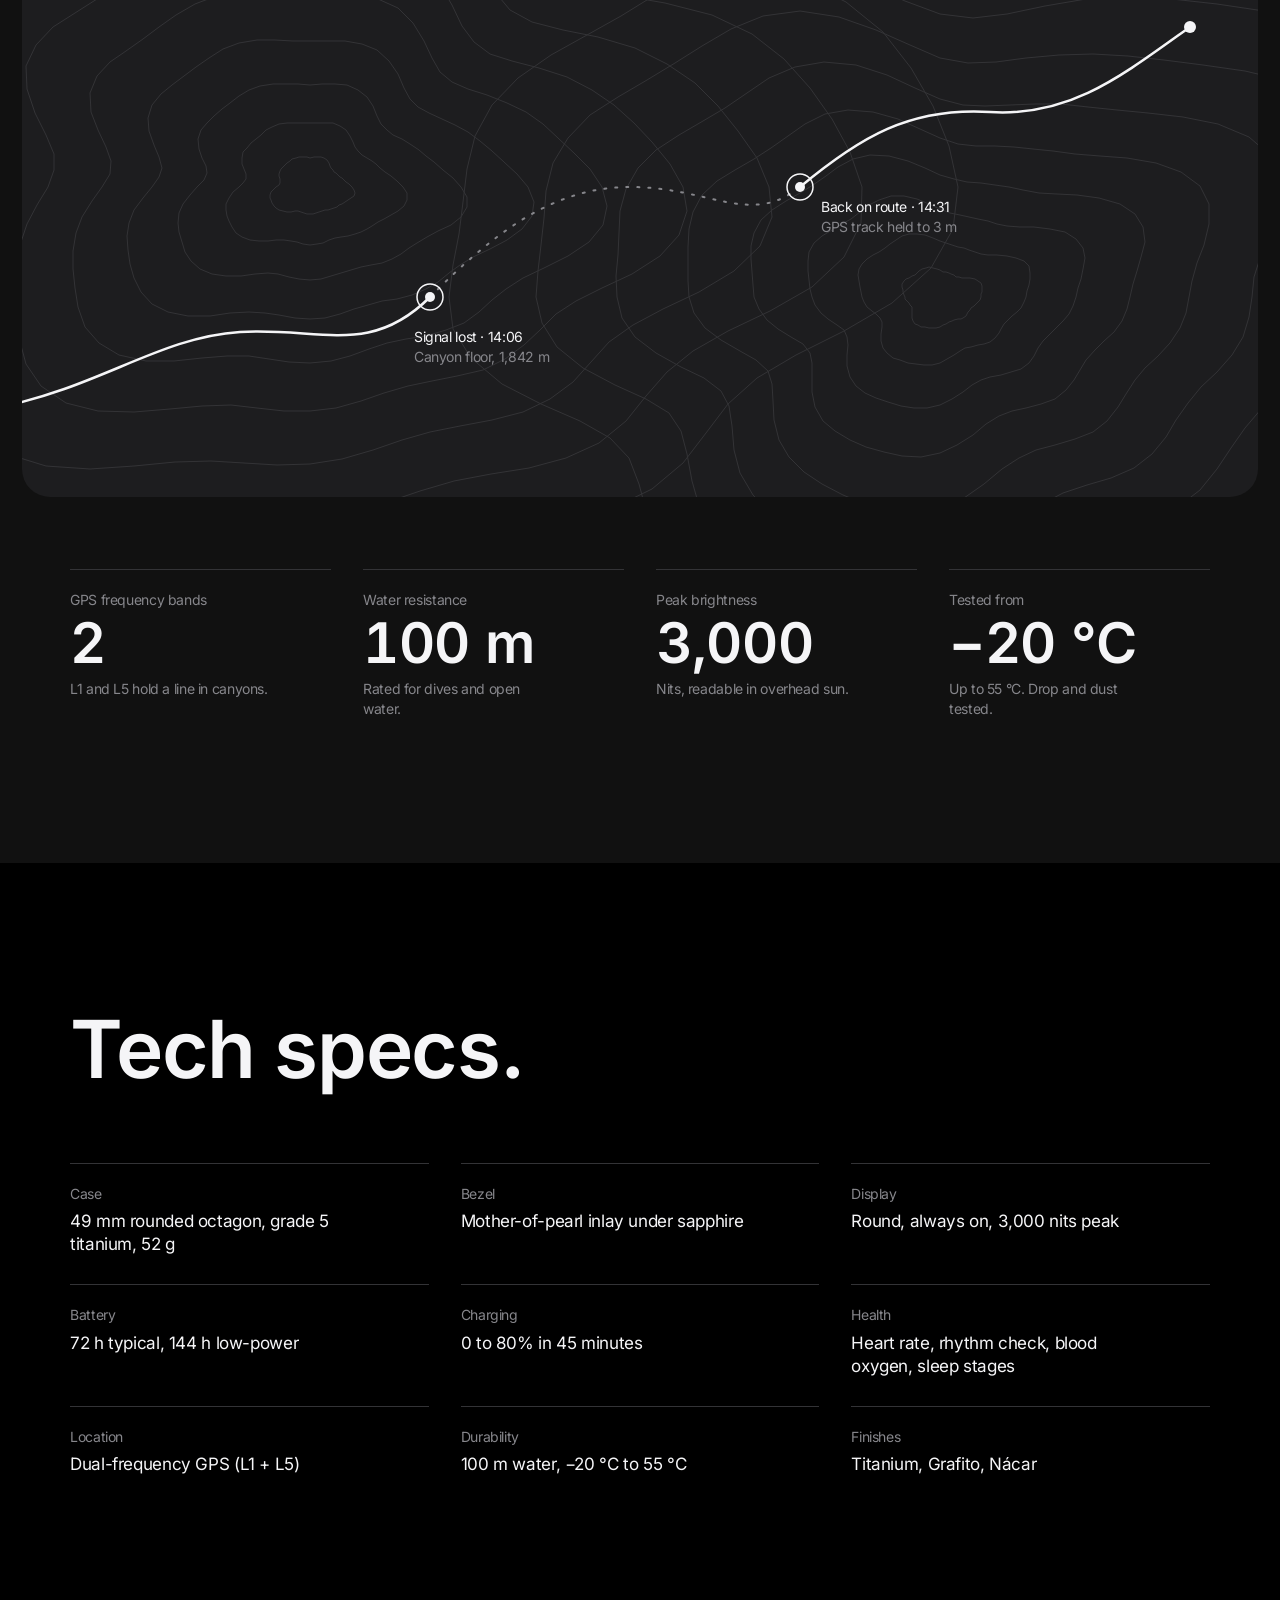
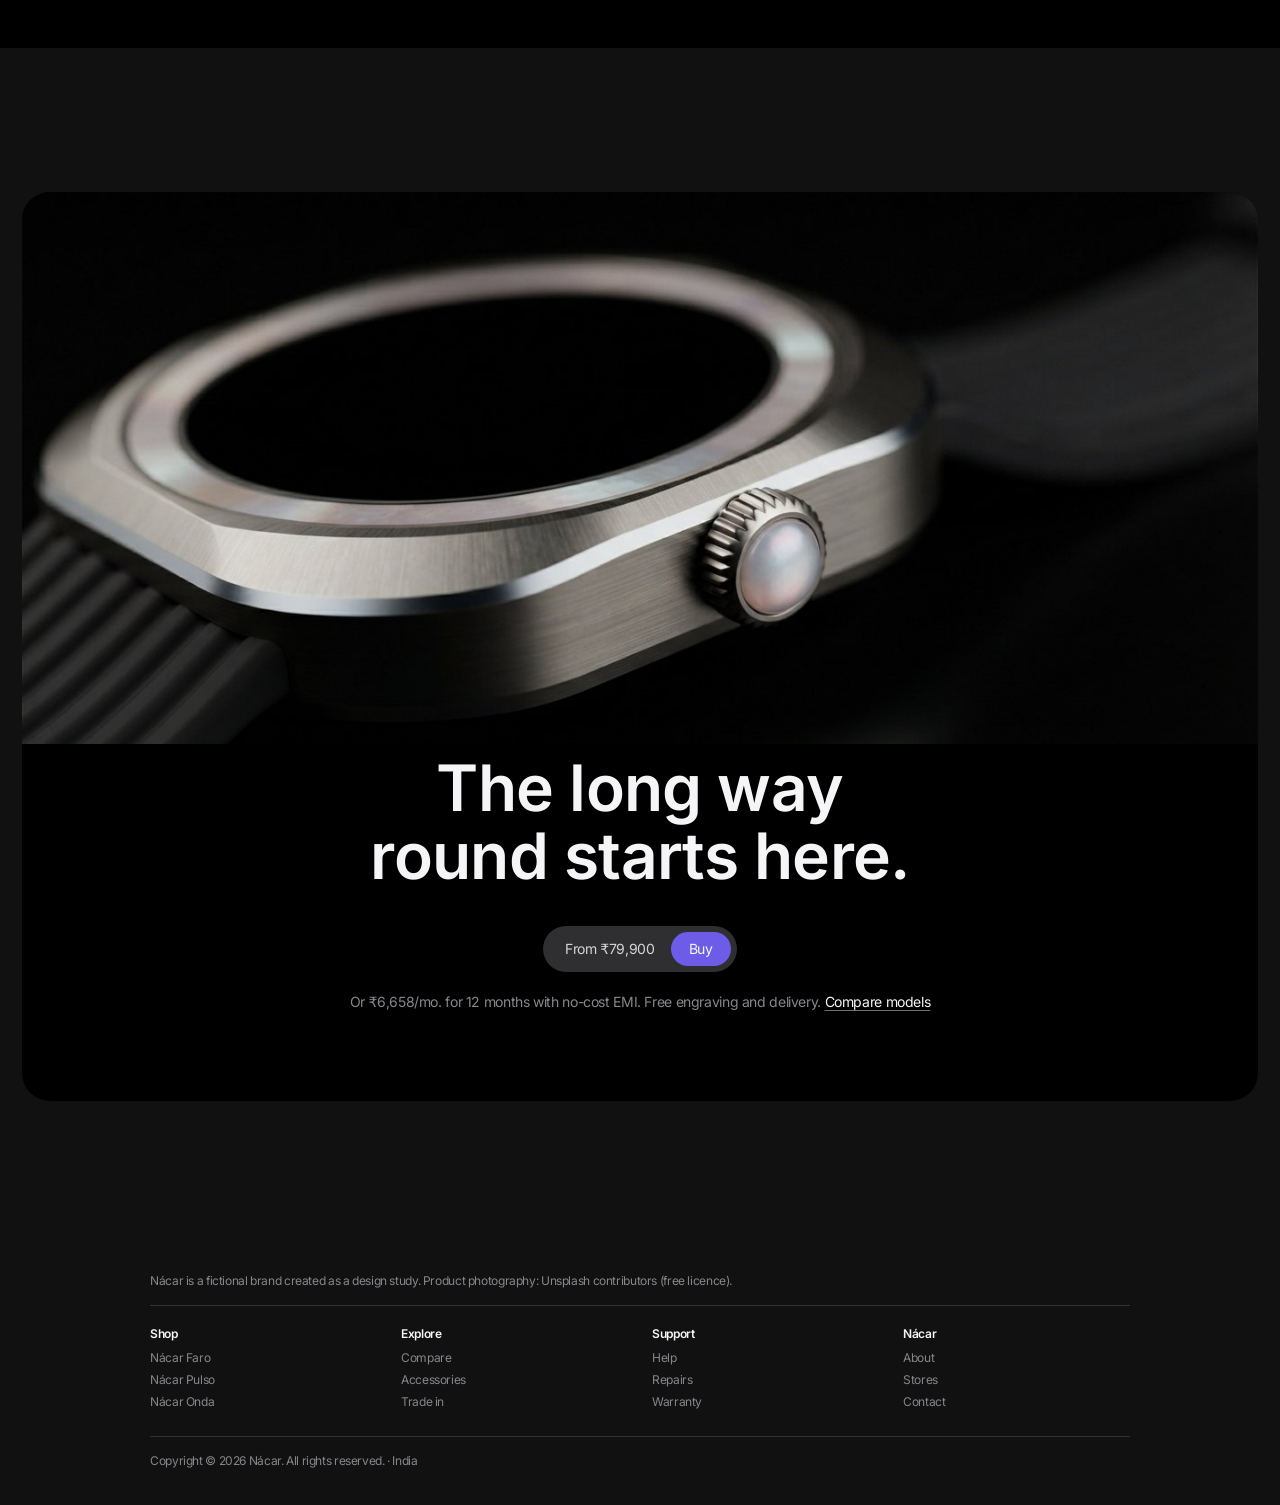
<file: v1-previous/pulso.html>
<!doctype html>
<html lang="en">
<head>
<meta charset="utf-8">
<meta name="viewport" content="width=device-width, initial-scale=1">
<title>Nácar Pulso</title>
<meta name="description" content="Nácar Pulso. A 49 mm titanium smartwatch with 72 hours of battery, dual-frequency GPS and 100 m water resistance. From ₹79,900.">
<link rel="stylesheet" href="base.css">
<style>
  /* no pure-white text: porcelain everywhere */
  .pill-buy{color:var(--porcelain)}
  .gnav a:hover,.gnav .links a[aria-current]{color:var(--porcelain)}

  /* ---------- shared page layout ---------- */
  .col{width:min(var(--w-media),100% - 44px);margin-inline:auto}
  .stage{background:var(--obsidian)}
  .head{padding-inline:48px;margin-bottom:72px;max-width:15ch;box-sizing:content-box;text-wrap:balance}
  .sig{color:var(--signal)}
  .stats.c4{grid-template-columns:repeat(4,1fr)}
  @media (max-width:734px){
    .head{padding-inline:0;margin-bottom:48px}
    .stats.c4{grid-template-columns:repeat(2,1fr);gap:36px 20px}
    .stat .num{font-size:48px}
  }

  /* ---------- hero ---------- */
  .hero{position:relative;text-align:center;padding:40px 0 0;overflow:hidden}
  .lockup{display:inline-flex;align-items:baseline;gap:.4em;color:var(--porcelain)}
  .lockup .wm{font-weight:600;letter-spacing:-.02em}
  .lockup .pr{font-weight:400;letter-spacing:.14em}
  .hero h1{margin:10px auto 0;text-transform:uppercase;width:min(1260px,100% - 44px)}
  .hero-media{position:relative;height:650px;margin-top:16px;display:flex;justify-content:center;overflow:hidden}
  .fade4{-webkit-mask-image:linear-gradient(90deg,transparent,#000 14%,#000 86%,transparent),linear-gradient(transparent,#000 8%,#000 80%,transparent);-webkit-mask-composite:source-in;mask-image:linear-gradient(90deg,transparent,#000 14%,#000 86%,transparent),linear-gradient(transparent,#000 8%,#000 80%,transparent);mask-composite:intersect}
  .hero-media img{height:720px;width:auto;max-width:none;flex:none}
  .closer-media img{width:100%;height:auto}
  .hero-buy{position:relative;margin-top:20px}
  @media (max-width:734px){
    .hero{padding:44px 0 0}
    .hero-media{height:430px;margin-top:12px}
    .hero-media img{height:480px}
    .hero-buy{margin-top:18px}
  }

  /* ---------- closer look ---------- */
  .look{height:720px;display:grid;grid-template-columns:400px 1fr}
  .chips{position:relative;z-index:2;list-style:none;display:flex;flex-direction:column;justify-content:center;align-items:flex-start;gap:12px;padding:0 0 0 48px}
  .chip{all:unset;box-sizing:border-box;cursor:pointer;display:block;width:320px;background:rgba(66,66,69,.72);border-radius:var(--r-chip);padding:14px 24px 14px 16px;color:var(--porcelain);font-size:17px;line-height:1.3;transition:background-color .5s ease-out,padding .5s ease-out}
  .chip:hover{background:rgba(82,82,86,.8)}
  .chip:focus-visible{outline:2px solid var(--pearl-link);outline-offset:3px}
  .chip .row{display:flex;align-items:center;gap:12px;font-weight:600}
  .chip .plus{flex:none;width:26px;height:26px;border-radius:50%;border:1.5px solid var(--porcelain);position:relative;transition:transform .5s ease-out}
  .chip .plus::before,.chip .plus::after{content:"";position:absolute;left:50%;top:50%;width:10px;height:1.5px;background:var(--porcelain);transform:translate(-50%,-50%)}
  .chip .plus::after{transform:translate(-50%,-50%) rotate(90deg)}
  .chip .txt{display:grid;grid-template-rows:0fr;transition:grid-template-rows .5s ease-out}
  .chip .txt>span{overflow:hidden;font-weight:400;opacity:0;transition:opacity .5s ease-out;padding-left:38px}
  .chip[aria-selected="true"]{border-radius:28px;padding:18px 24px 22px 16px;cursor:default}
  .chip[aria-selected="true"] .plus{transform:rotate(45deg)}
  .chip[aria-selected="true"] .txt{grid-template-rows:1fr}
  .chip[aria-selected="true"] .txt>span{opacity:1;padding-top:8px}
  .look-media{position:relative;overflow:hidden;border-radius:0 var(--r-tile) var(--r-tile) 0}
  .ph{position:absolute;inset:0}
  .shot{position:absolute;inset:0;opacity:0;transform:scale(1.04);transition:opacity .5s ease-out,transform .8s ease-out;margin:0}
  .shot.on{opacity:1;transform:none}
  .shot img{position:absolute;inset:0;width:100%;height:100%;object-fit:cover;
    -webkit-mask-image:linear-gradient(90deg,transparent,#000 22%,#000 88%,transparent),linear-gradient(transparent,#000 10%,#000 82%,transparent);-webkit-mask-composite:source-in;
    mask-image:linear-gradient(90deg,transparent,#000 22%,#000 88%,transparent),linear-gradient(transparent,#000 10%,#000 82%,transparent);mask-composite:intersect}
  .shot figcaption{position:absolute;left:0;right:48px;bottom:36px;text-align:right;font-size:14px;color:var(--ash)}
  @media (max-width:900px){
    .look{height:auto;grid-template-columns:1fr}
    .look-media{order:-1;height:400px;border-radius:0}
    .chips{padding:8px 16px 20px}
    .chip{width:100%}
    .shot figcaption{right:0;left:0;text-align:center;bottom:12px}
    .shot img{-webkit-mask-image:linear-gradient(#000 70%,transparent);mask-image:linear-gradient(#000 70%,transparent)}
  }

  /* ---------- battery ---------- */
  .meter-tile{padding:48px 48px 52px}
  .meter{position:relative;margin-bottom:64px}
  .ticks{display:flex;height:64px}
  .ticks i{flex:1;background:linear-gradient(90deg,var(--porcelain) 0 2px,transparent 2px) 0 0/calc(100% / 72) 100% repeat-x}
  .ticks i+i{background-image:linear-gradient(90deg,var(--steel) 0 2px,transparent 2px)}
  .days{display:grid;grid-template-columns:repeat(6,1fr);margin-top:14px;font-size:14px;color:var(--ash)}
  .days span{border-left:1px solid var(--steel);padding-left:8px}
  .days span.lit{color:var(--porcelain)}
  .meter-note{display:flex;justify-content:space-between;gap:16px;font-size:14px;color:var(--ash);margin-bottom:16px}
  .meter-note b{font-weight:400;color:var(--porcelain)}
  @media (max-width:734px){
    .meter-tile{padding:28px 22px 32px}
    .ticks{height:48px}
    .ticks i{background-size:calc(100% / 36) 100%}
    .days{font-size:12px}
    .days span{padding-left:4px}
    .meter-note{flex-direction:column;gap:4px}
  }

  /* ---------- health ---------- */
  .h-tiles{display:grid;grid-template-columns:1fr 1fr;gap:24px}
  .h-lead{grid-column:1/-1;display:grid!important;grid-template-columns:1.1fr 1fr;column-gap:48px;padding:0 48px 0 0!important;min-height:480px!important}
  .h-lead .h-photo{grid-row:1/span 5;margin:0;height:auto}
  .h-lead .h-photo img{-webkit-mask-image:linear-gradient(90deg,#000 65%,transparent);mask-image:linear-gradient(90deg,#000 65%,transparent);object-position:50% 50%}
  .h-lead .eyebrow{padding-top:56px}
  .h-lead svg{padding-bottom:48px}
  .h-tile:not(.h-lead) svg{max-width:340px}
  .h-lead svg{max-width:460px}
  .h-tile{padding:40px 36px 40px;display:flex;flex-direction:column;min-height:400px}
  .h-photo{margin:-40px -36px 28px;height:300px;position:relative}
  .h-photo img{width:100%;height:100%;object-fit:cover;object-position:50% 40%;-webkit-mask-image:linear-gradient(#000 70%,transparent);mask-image:linear-gradient(#000 70%,transparent)}
  .dot{display:inline-block;width:7px;height:7px;border-radius:50%;background:var(--signal);margin-right:8px;vertical-align:1px}
  .h-tile .eyebrow{font-size:14px;color:var(--ash)}
  .h-tile .num{font-size:56px;line-height:1;font-weight:600;letter-spacing:-.005em;font-variant-numeric:tabular-nums;margin-top:6px}
  .h-tile .cap{font-size:14px;line-height:1.43;color:var(--ash);margin-top:12px;max-width:26ch}
  .h-tile svg{display:block;width:100%;margin-top:auto;padding-top:36px;overflow:visible}
  .draw{stroke:var(--porcelain);fill:none;stroke-width:1.5;stroke-linejoin:round;stroke-linecap:round}
  .h-tile .draw{stroke:var(--ash);stroke-width:1.25}
  .h-lead .draw{stroke:var(--signal)}
  .h-tile .base{stroke:#2a2a2c}
  .base{stroke:var(--steel);fill:none;stroke-width:1}
  .h-tile text{fill:var(--ash);font-size:11px;font-family:var(--font)}
  @media (max-width:990px){.h-tiles{grid-template-columns:1fr}.h-tile{min-height:0}
    .h-lead{display:flex!important;padding:0 0 32px!important;min-height:0!important}
    .h-lead>*:not(.h-photo){padding-inline:32px}
    .h-lead .h-photo{height:260px}
    .h-lead .h-photo img{-webkit-mask-image:linear-gradient(#000 60%,transparent);mask-image:linear-gradient(#000 60%,transparent)}
    .h-lead .eyebrow{padding-top:8px}
    .h-lead svg{padding-bottom:0}}
  @media (max-width:734px){.h-tile{padding:32px 24px 28px}.h-tile .num{font-size:48px}.h-lead>*:not(.h-photo){padding-inline:24px}.h-lead .h-photo{height:220px}}

  /* ---------- trail ---------- */
  .map{height:560px;margin-bottom:72px}
  .map svg{position:absolute;inset:0;width:100%;height:100%}
  .map .contours path{fill:none;stroke:var(--steel);stroke-width:1}
  .map .route{fill:none;stroke:var(--porcelain);stroke-width:2.5;stroke-linecap:round;stroke-linejoin:round}
  .map .lost{fill:none;stroke:var(--ash);stroke-width:2;stroke-dasharray:2 9;stroke-linecap:round}
  .map .pt{fill:var(--porcelain)}
  .map .ring{fill:none;stroke:var(--porcelain);stroke-width:1.5}
  .map .lbl{position:absolute;font-size:14px;line-height:1.43;color:var(--ash);white-space:nowrap}
  .map .lbl b{display:block;font-weight:400;color:var(--porcelain)}
  .trail .stats{padding-inline:48px}
  @media (max-width:734px){
    .map{height:380px;margin-bottom:48px}
    .map .lbl{font-size:12px}
    .map .l2{display:none}
    .trail .stats{padding-inline:0}
  }

  /* ---------- closing buy ---------- */
  .closer{text-align:center}
  .closer .tile{padding:40px 28px 88px}
  .closer-media{margin:-40px -28px 8px}
    .closer h2{margin:10px auto 36px;max-width:16ch;text-wrap:balance}
  .closer .fine{font-size:14px;color:var(--ash);margin-top:20px}
  .closer .fine a{white-space:nowrap;color:var(--porcelain);text-decoration:underline;text-underline-offset:3px;text-decoration-color:var(--slate)}
  @media (max-width:734px){.closer .tile{padding:24px 20px 56px}.closer-media{margin:0 -20px}}
  /* ---------- finishes ---------- */
  .finishes{display:grid;grid-template-columns:repeat(3,1fr);gap:24px}
  .fin{margin:0;text-align:center}
  .fin img{width:100%;height:auto;aspect-ratio:760/980;object-fit:cover}
  .fin figcaption{margin-top:12px;font-size:14px;color:var(--ash)}
  .fin figcaption b{display:block;font-size:17px;font-weight:600;color:var(--porcelain);margin-bottom:2px}
  @media (max-width:734px){.finishes{grid-template-columns:repeat(3,1fr);gap:8px}.fin figcaption{font-size:12px}.fin figcaption b{font-size:14px}}

  /* ---------- specs ---------- */
  .specs{display:grid;grid-template-columns:repeat(3,1fr);gap:0 32px;padding-inline:48px}
  .specs div{border-top:1px solid var(--steel);padding:20px 0 28px}
  .specs dt{font-size:14px;color:var(--ash);margin-bottom:6px}
  .specs dd{font-size:17px;line-height:1.35;color:var(--porcelain);max-width:26ch}
  @media (max-width:734px){.specs{grid-template-columns:1fr 1fr;gap:0 20px;padding-inline:0}}

  /* sections clear the sticky local nav */
  section[id]{scroll-margin-top:68px}
  .hyp .fill{fill:rgba(245,245,247,.07)}
  .gauge .arc{fill:none;stroke:var(--porcelain)}
  .gauge .base{stroke:var(--steel)}
</style>
</head>
<body>

<nav class="gnav" aria-label="Global"><div class="in">
  <a class="mark" href="index.html">nácar</a>
  <div class="links"><a href="faro.html">Faro</a><a href="pulso.html" aria-current="page">Pulso</a><a href="onda.html">Onda</a><a href="#">Soporte</a></div>
  <a href="#" aria-label="Bag"><svg viewBox="0 0 16 16"><path d="M3 5h10l-.8 9H3.8z"/><path d="M5.5 5V4a2.5 2.5 0 015 0v1"/></svg></a>
</div></nav>

<nav class="lnav" aria-label="Pulso">
  <span class="name">Pulso</span>
  <div class="right">
    <a href="#design">Design</a><a href="#health">Health</a><a href="#specs">Specs</a>
    <a class="pill pill-buy pill-sm" href="#buy">Buy</a>
  </div>
</nav>

<main>

<!-- 1. HERO: obsidian stage -->
<section class="hero stage" aria-labelledby="hero-h">
  <p class="lockup t-label reveal"><span class="wm">nácar</span><span class="pr">PULSO</span></p>
  <h1 id="hero-h" class="t-hero reveal">Three days<br>off the grid.</h1>
  <div class="hero-buy reveal">
    <span class="price-capsule">From ₹79,900 <a class="pill pill-buy" href="#buy">Buy</a></span>
  </div>
  <div class="hero-media reveal">
    <img src="img/pulso-r-hero.jpg" alt="Nácar Pulso in three-quarter view: rounded-octagon titanium case, mother-of-pearl bezel ring, pearl-capped crown and ribbed black band" width="1220" height="1078">
  </div>
</section>

<!-- 2. CLOSER LOOK: carbon band -->
<section id="design" class="section band" aria-labelledby="look-h">
  <div class="col">
    <h2 id="look-h" class="t-display head reveal">Every edge, earned.</h2>
    <div class="tile look reveal">
      <ul class="chips" role="tablist" aria-label="Pulso hardware" aria-orientation="vertical">
        <li><button class="chip" role="tab" id="chip-0" aria-controls="shot-0" aria-selected="true">
          <span class="row"><span class="plus" aria-hidden="true"></span>Titanium case</span>
          <span class="txt"><span>Grade 5 titanium. Brushed flats, polished chamfers.</span></span>
        </button></li>
        <li><button class="chip" role="tab" id="chip-1" aria-controls="shot-1" aria-selected="false" tabindex="-1">
          <span class="row"><span class="plus" aria-hidden="true"></span>Nácar bezel</span>
          <span class="txt"><span>Real mother-of-pearl, the nácar we are named after.</span></span>
        </button></li>
        <li><button class="chip" role="tab" id="chip-2" aria-controls="shot-2" aria-selected="false" tabindex="-1">
          <span class="row"><span class="plus" aria-hidden="true"></span>Pearl crown</span>
          <span class="txt"><span>Knurled for gloved hands, capped with a pearl.</span></span>
        </button></li>
        <li><button class="chip" role="tab" id="chip-3" aria-controls="shot-3" aria-selected="false" tabindex="-1">
          <span class="row"><span class="plus" aria-hidden="true"></span>Display</span>
          <span class="txt"><span>Always on. 3,000 nits by day, 1 nit by night.</span></span>
        </button></li>
        <li><button class="chip" role="tab" id="chip-4" aria-controls="shot-4" aria-selected="false" tabindex="-1">
          <span class="row"><span class="plus" aria-hidden="true"></span>Ribbed band</span>
          <span class="txt"><span>Flexes, breathes and swims. Pin-and-tuck clasp.</span></span>
        </button></li>
      </ul>
      <div class="look-media">
        <figure class="shot on" id="shot-0" role="tabpanel" aria-labelledby="chip-0">
          <img src="img/pulso-r-case.jpg" alt="Brushed flats and polished chamfers of the octagonal titanium case" style="object-position:50% 40%">
          <figcaption>49 mm · grade 5 titanium · 52 g</figcaption>
        </figure>
        <figure class="shot" id="shot-1" role="tabpanel" aria-labelledby="chip-1">
          <img src="img/pulso-r-bezel.jpg" alt="The mother-of-pearl bezel ring catching the light at the edge of the case" style="object-position:50% 40%" loading="lazy">
          <figcaption>Mother-of-pearl inlay · sapphire cover</figcaption>
        </figure>
        <figure class="shot" id="shot-2" role="tabpanel" aria-labelledby="chip-2">
          <img src="img/pulso-r-crown.jpg" alt="Macro of the knurled crown with its pearl cabochon" style="object-position:55% 55%" loading="lazy">
          <figcaption>Knurled titanium · pearl cabochon</figcaption>
        </figure>
        <figure class="shot" id="shot-3" role="tabpanel" aria-labelledby="chip-3">
          <img src="img/pulso-r-display.jpg" alt="The round display showing 10:09 inside the pearl ring" style="object-position:50% 50%" loading="lazy">
          <figcaption>3,000 nits peak · 1 nit minimum</figcaption>
        </figure>
        <figure class="shot" id="shot-4" role="tabpanel" aria-labelledby="chip-4">
          <img src="img/pulso-r-band.jpg" alt="Close-up of the ribbed black sport band" style="object-position:50% 50%" loading="lazy">
          <figcaption>Fluoroelastomer · pin-and-tuck clasp</figcaption>
        </figure>
      </div>
    </div>
  </div>
</section>

<!-- 3. FINISHES: obsidian stage -->
<section id="finishes" class="section stage" aria-labelledby="fin-h">
  <div class="col">
    <h2 id="fin-h" class="t-display head reveal">Three finishes. One pearl.</h2>
    <div class="finishes">
      <figure class="fin reveal">
        <img src="img/pulso-f-titanium.jpg" alt="Pulso in natural titanium with a black ribbed band" loading="lazy" width="760" height="980">
        <figcaption><b>Titanium</b>Natural brushed grade 5</figcaption>
      </figure>
      <figure class="fin reveal">
        <img src="img/pulso-f-grafito.jpg" alt="Pulso in dark Grafito titanium with a black ribbed band" loading="lazy" width="760" height="980">
        <figcaption><b>Grafito</b>Dark PVD over titanium</figcaption>
      </figure>
      <figure class="fin reveal">
        <img src="img/pulso-f-nacar.jpg" alt="Pulso in pearl-toned Nácar titanium with a black ribbed band" loading="lazy" width="760" height="980">
        <figcaption><b>Nácar</b>Pearl-toned titanium</figcaption>
      </figure>
    </div>
  </div>
</section>

<!-- 4. BATTERY: carbon band -->
<section id="battery" class="section band" aria-labelledby="bat-h">
  <div class="col">
    <h2 id="bat-h" class="t-display head reveal">Charge on Friday. Forget it till Monday.</h2>
    <div class="tile-graphite meter-tile reveal">
      <div class="meter" role="img" aria-label="Battery timeline: 72 hours of typical use, extended to 144 hours in low-power mode">
        <p class="meter-note"><span><b>Typical use</b> · Friday morning to Monday morning</span><span><b>Low-power mode</b> · three more days</span></p>
        <div class="ticks"><i></i><i></i></div>
        <div class="days" aria-hidden="true"><span class="lit">Fri</span><span class="lit">Sat</span><span class="lit">Sun</span><span>Mon</span><span>Tue</span><span>Wed</span></div>
      </div>
      <div class="stats c4">
        <div class="stat"><p class="eyebrow">Typical use</p><p class="num">72 h</p><p class="cap">With workouts, sleep and alerts.</p></div>
        <div class="stat"><p class="eyebrow">Low-power mode</p><p class="num">144 h</p><p class="cap">Time, heart rate and steps stay on.</p></div>
        <div class="stat"><p class="eyebrow">Dual-band GPS workout</p><p class="num">36 h</p><p class="cap">Enough for an ultra with a night stage.</p></div>
        <div class="stat"><p class="eyebrow">Fast charge</p><p class="num">80%</p><p class="cap">From empty in 45 minutes.</p></div>
      </div>
    </div>
  </div>
</section>

<!-- 5. HEALTH: obsidian stage -->
<section id="health" class="section stage" aria-labelledby="health-h">
  <div class="col">
    <h2 id="health-h" class="t-display head reveal">It knows how you slept before you do.</h2>
    <div class="h-tiles">
      <article class="tile-graphite h-tile h-lead reveal">
        <div class="h-photo"><img src="img/pulso-r-health.jpg" alt="Pulso from the crown side, its round display showing a green activity arc" loading="lazy"></div>
        <p class="eyebrow">Resting heart rate · bpm</p>
        <p class="num">54</p>
        <p class="cap" style="max-width:40ch">Rest a fingertip on the pearl crown for a rhythm check. Otherwise it listens every second in a workout.</p>
        <svg viewBox="0 0 300 80" aria-hidden="true">
          <line class="base" x1="0" y1="52" x2="300" y2="52"/>
          <polyline class="draw" points="0,52 40,52 52,47 60,52 76,52 84,10 92,70 100,52 128,52 140,45 152,52 188,52 200,47 208,52 224,52 232,10 240,70 248,52 276,52 288,45 300,52"/>
        </svg>
      </article>
      <article class="tile-graphite h-tile reveal">
        <p class="eyebrow">Last night's sleep</p>
        <p class="num">7 h 42 m</p>
        <p class="cap">Awake, REM, core and deep, charted by the minute.</p>
        <svg class="hyp" viewBox="0 0 320 120" aria-hidden="true">
          <line class="base" x1="44" y1="14" x2="320" y2="14"/><line class="base" x1="44" y1="42" x2="320" y2="42"/><line class="base" x1="44" y1="70" x2="320" y2="70"/><line class="base" x1="44" y1="98" x2="320" y2="98"/>
          <text x="0" y="18">Awake</text><text x="0" y="46">REM</text><text x="0" y="74">Core</text><text x="0" y="102">Deep</text>
          <path class="fill" d="M44 98 V14 H54 V70 H74 V98 H112 V70 H136 V42 H152 V70 H172 V98 H194 V70 H222 V42 H242 V14 H246 V70 H268 V98 H282 V70 H298 V42 H320 V98 Z"/>
          <polyline class="draw" points="44,14 54,14 54,70 74,70 74,98 112,98 112,70 136,70 136,42 152,42 152,70 172,70 172,98 194,98 194,70 222,70 222,42 242,42 242,14 246,14 246,70 268,70 268,98 282,98 282,70 298,70 298,42 320,42"/>
          <text x="44" y="118">11 pm</text><text x="286" y="118">7 am</text>
        </svg>
      </article>
      <article class="tile-graphite h-tile reveal">
        <p class="eyebrow">Blood oxygen</p>
        <p class="num">98%</p>
        <p class="cap">A reading in 15 seconds, plus quiet checks as you sleep.</p>
        <svg class="gauge" viewBox="0 0 320 120" aria-hidden="true">
          <path class="base" d="M60 110 A100 100 0 0 1 260 110" stroke-width="10" stroke-linecap="round"/>
          <path class="arc" d="M60 110 A100 100 0 0 1 260 110" stroke-width="10" stroke-linecap="round" pathLength="100" stroke-dasharray="80 100"/>
          <text x="46" y="118" text-anchor="end">90</text><text x="160" y="28" text-anchor="middle">95</text><text x="274" y="118">100</text>
        </svg>
      </article>
    </div>
  </div>
</section>

<!-- 6. TRAIL: carbon band -->
<section id="trail" class="section band trail" aria-labelledby="trail-h">
  <div class="col">
    <h2 id="trail-h" class="t-display head reveal">Signal lost. Route found.</h2>
    <div class="tile-graphite map reveal" role="img" aria-label="A drawn trail map: the route continues through a canyon with no signal and rejoins on the far side">
      <svg viewBox="0 0 1260 560" preserveAspectRatio="xMidYMid slice" aria-hidden="true">
        <g class="contours"><path d="M342 250 L344 253 L345 256 L344 259 L341 261 L338 263 L335 265 L332 267 L329 268 L327 270 L324 271 L321 272 L318 273 L315 273 L312 274 L309 275 L306 276 L303 277 L300 277 L297 277 L294 276 L291 275 L288 274 L285 274 L281 275 L277 275 L273 274 L269 273 L266 271 L264 269 L262 266 L261 263 L260 261 L260 258 L261 255 L264 252 L266 250 L269 248 L270 246 L270 244 L270 242 L269 239 L269 237 L270 234 L271 232 L273 230 L275 228 L277 226 L280 224 L282 222 L286 221 L289 220 L293 220 L297 220 L300 221 L304 220 L307 220 L311 220 L314 221 L317 223 L319 226 L320 229 L321 231 L323 233 L324 235 L326 236 L328 238 L330 240 L332 241 L334 243 L336 245 L339 247 L342 250Z"/>
<path d="M393 250 L397 256 L397 263 L394 269 L388 274 L381 278 L374 282 L368 285 L362 289 L357 292 L351 295 L345 297 L338 299 L331 300 L325 301 L319 303 L313 306 L307 307 L300 308 L293 307 L287 305 L281 304 L274 303 L266 303 L258 304 L249 304 L240 303 L232 300 L226 296 L222 290 L219 284 L217 279 L216 273 L216 267 L219 261 L223 255 L229 250 L233 246 L236 242 L236 237 L234 232 L232 227 L232 221 L233 215 L237 211 L241 206 L246 202 L251 198 L256 193 L262 190 L269 187 L277 186 L285 186 L292 186 L300 186 L308 186 L315 186 L323 186 L330 189 L336 193 L340 199 L343 205 L345 210 L348 214 L352 218 L357 221 L362 224 L366 227 L370 231 L375 235 L381 239 L387 244 L393 250Z"/>
<path d="M451 250 L457 260 L457 270 L451 280 L441 288 L428 294 L417 300 L407 306 L399 311 L391 317 L382 322 L372 326 L361 328 L351 330 L341 333 L331 336 L321 339 L311 342 L300 343 L289 342 L279 340 L268 337 L258 336 L245 337 L231 339 L216 339 L202 337 L190 332 L181 324 L175 315 L172 305 L169 295 L168 286 L169 276 L173 267 L180 258 L187 250 L194 243 L197 236 L196 229 L192 221 L189 212 L188 202 L191 193 L197 186 L204 179 L212 172 L220 166 L229 159 L239 153 L250 149 L263 147 L275 147 L288 147 L300 148 L312 147 L325 147 L337 148 L348 153 L357 160 L363 169 L367 179 L371 187 L377 193 L383 198 L392 202 L400 207 L409 213 L416 219 L424 225 L433 233 L443 241 L451 250Z"/>
<path d="M518 250 L524 265 L522 279 L512 292 L497 303 L480 312 L463 320 L450 328 L439 336 L428 345 L416 352 L402 358 L387 362 L372 364 L358 368 L344 372 L330 377 L315 381 L300 382 L285 381 L269 378 L255 376 L239 375 L220 376 L200 379 L178 379 L158 375 L142 367 L131 355 L124 341 L120 327 L118 313 L117 299 L119 286 L124 273 L133 261 L142 250 L149 240 L152 231 L149 220 L144 208 L139 194 L138 181 L142 168 L151 157 L162 148 L174 139 L186 130 L199 121 L213 112 L229 106 L247 103 L265 103 L283 104 L300 104 L317 104 L335 104 L352 107 L367 113 L379 124 L388 137 L394 151 L400 162 L408 170 L419 176 L432 182 L445 188 L458 195 L470 204 L482 214 L494 225 L507 237 L518 250Z"/>
<path d="M592 250 L597 269 L593 288 L579 305 L558 319 L534 331 L513 341 L496 352 L482 363 L469 375 L454 386 L436 393 L416 399 L396 402 L377 406 L359 412 L340 419 L321 424 L300 426 L279 425 L259 422 L239 419 L217 419 L192 421 L164 424 L136 424 L109 418 L89 406 L75 390 L68 370 L65 351 L63 332 L63 314 L66 296 L72 280 L82 264 L92 250 L100 237 L101 224 L96 210 L88 193 L81 175 L80 156 L87 139 L100 125 L116 114 L133 102 L149 90 L166 78 L185 67 L206 59 L229 55 L253 54 L277 55 L300 56 L323 56 L346 57 L368 62 L388 71 L403 86 L414 104 L422 121 L430 135 L442 145 L458 152 L477 158 L497 166 L516 175 L533 187 L548 201 L564 216 L580 232 L592 250Z"/>
<path d="M673 250 L677 274 L669 298 L650 319 L622 337 L592 351 L566 364 L546 377 L530 393 L514 408 L495 422 L473 433 L447 439 L422 444 L398 449 L374 456 L351 464 L326 471 L300 474 L274 474 L247 471 L221 468 L192 469 L160 472 L124 475 L88 474 L56 466 L31 449 L16 427 L9 401 L7 375 L7 351 L7 329 L10 308 L17 287 L27 268 L38 250 L44 233 L44 217 L36 198 L25 176 L17 152 L16 129 L26 108 L43 90 L65 76 L87 62 L108 47 L130 32 L154 17 L180 7 L210 1 L241 1 L271 2 L300 4 L329 5 L358 8 L385 14 L410 27 L429 46 L442 68 L452 89 L464 105 L480 117 L502 124 L529 131 L557 140 L582 153 L604 168 L624 186 L642 205 L660 227 L673 250Z"/>
<path d="M759 250 L762 280 L750 309 L724 334 L689 355 L653 372 L623 388 L599 405 L581 425 L563 445 L540 462 L513 475 L482 483 L450 489 L420 495 L392 503 L363 513 L332 522 L300 527 L267 528 L234 526 L201 524 L165 525 L124 529 L80 532 L36 529 L-3 517 L-31 495 L-47 466 L-53 433 L-53 401 L-52 372 L-51 345 L-48 319 L-42 295 L-33 272 L-23 250 L-18 229 L-21 208 L-32 184 L-46 157 L-56 127 L-55 98 L-42 73 L-19 52 L9 35 L37 18 L64 0 L91 -19 L120 -37 L153 -50 L189 -57 L227 -58 L264 -55 L300 -52 L335 -49 L370 -45 L403 -36 L432 -20 L455 4 L471 30 L485 55 L500 73 L522 85 L553 93 L588 100 L625 111 L657 127 L685 146 L708 169 L728 194 L747 221 L759 250Z"/>
<path d="M852 250 L851 286 L834 320 L802 350 L760 374 L718 394 L683 414 L657 435 L636 459 L616 484 L589 506 L556 521 L519 531 L481 537 L444 544 L410 554 L375 566 L339 578 L300 586 L260 588 L220 587 L179 586 L134 588 L85 592 L32 594 L-21 589 L-65 572 L-96 544 L-112 506 L-116 466 L-114 427 L-112 392 L-111 361 L-109 331 L-105 303 L-98 276 L-90 250 L-87 225 L-94 199 L-108 169 L-125 135 L-136 100 L-133 65 L-115 35 L-85 11 L-50 -9 L-16 -29 L16 -50 L48 -73 L83 -95 L122 -112 L166 -120 L212 -121 L257 -117 L300 -112 L342 -107 L383 -100 L422 -88 L456 -68 L483 -40 L502 -10 L519 18 L540 38 L570 50 L609 58 L655 66 L702 78 L742 97 L774 122 L800 151 L822 182 L840 215 L852 250Z"/>
<path d="M948 250 L943 292 L921 331 L882 366 L834 394 L786 418 L747 441 L718 467 L696 496 L673 526 L642 552 L603 571 L559 582 L513 589 L470 597 L430 608 L389 624 L346 639 L300 650 L252 654 L204 654 L154 654 L100 657 L41 661 L-21 662 L-81 653 L-131 631 L-164 594 L-179 548 L-181 499 L-176 454 L-173 413 L-173 377 L-174 344 L-173 312 L-169 280 L-165 250 L-165 220 L-175 188 L-193 152 L-212 112 L-223 69 L-217 29 L-193 -6 L-157 -34 L-114 -57 L-73 -79 L-35 -104 L2 -132 L43 -158 L90 -178 L142 -188 L196 -188 L249 -182 L300 -175 L349 -167 L397 -157 L442 -142 L481 -118 L512 -86 L535 -52 L557 -22 L584 -1 L623 11 L673 18 L731 26 L788 41 L836 65 L873 95 L901 131 L923 169 L939 209 L948 250Z"/>
<path d="M971 360 L970 363 L968 365 L966 367 L964 369 L961 371 L960 373 L958 375 L957 377 L956 379 L953 381 L951 382 L948 382 L944 383 L942 384 L939 385 L936 387 L933 388 L930 390 L926 391 L923 391 L919 391 L915 390 L911 390 L908 388 L905 387 L903 384 L902 381 L902 378 L902 374 L902 372 L902 370 L900 368 L899 366 L897 364 L895 362 L895 360 L894 358 L893 355 L893 353 L892 350 L892 347 L894 344 L896 342 L899 341 L902 339 L905 338 L907 336 L909 334 L912 332 L916 331 L919 330 L923 331 L927 332 L930 333 L933 335 L936 335 L939 336 L941 337 L944 338 L946 340 L949 340 L952 341 L956 341 L960 341 L965 342 L968 344 L971 346 L972 349 L972 352 L972 355 L971 357 L971 360Z"/>
<path d="M1016 360 L1014 365 L1011 371 L1007 375 L1002 379 L998 383 L994 387 L991 392 L989 396 L985 401 L980 405 L974 407 L968 408 L961 410 L955 411 L950 414 L944 418 L937 422 L930 426 L922 428 L914 428 L906 427 L898 426 L890 423 L883 421 L877 416 L873 411 L871 404 L871 397 L872 390 L872 385 L870 381 L866 377 L862 374 L857 370 L854 365 L852 360 L851 355 L850 350 L849 344 L848 338 L849 332 L852 327 L857 322 L863 318 L869 315 L875 311 L880 307 L886 303 L892 299 L899 297 L907 297 L915 298 L923 301 L930 304 L936 306 L942 308 L948 310 L954 311 L959 313 L965 315 L971 317 L978 318 L987 318 L997 319 L1006 321 L1014 324 L1019 329 L1020 336 L1020 342 L1019 348 L1017 354 L1016 360Z"/>
<path d="M1066 360 L1063 369 L1059 377 L1053 384 L1046 391 L1039 398 L1033 404 L1028 411 L1024 419 L1019 426 L1011 432 L1001 435 L991 438 L980 440 L971 443 L962 448 L953 455 L942 462 L930 468 L917 471 L904 471 L891 469 L878 465 L866 461 L855 456 L846 449 L840 440 L837 429 L837 418 L838 408 L837 400 L834 393 L827 388 L818 382 L811 376 L805 368 L802 360 L800 352 L799 343 L798 334 L798 324 L799 315 L804 306 L812 299 L822 293 L832 287 L841 282 L850 275 L859 268 L869 263 L881 259 L894 259 L907 262 L919 267 L930 272 L940 276 L950 278 L959 280 L968 282 L978 284 L987 287 L997 289 L1010 290 L1024 290 L1040 292 L1055 295 L1066 302 L1073 311 L1075 321 L1073 332 L1071 342 L1068 351 L1066 360Z"/>
<path d="M1120 360 L1117 372 L1112 384 L1104 395 L1094 404 L1085 413 L1076 423 L1070 433 L1064 443 L1056 453 L1045 462 L1031 467 L1016 471 L1002 474 L989 479 L976 487 L963 498 L947 508 L930 516 L911 520 L892 519 L874 515 L856 510 L840 503 L825 494 L813 484 L805 470 L802 455 L802 440 L802 426 L800 416 L793 407 L781 400 L768 392 L757 383 L749 372 L744 360 L743 348 L742 335 L741 322 L741 309 L744 296 L751 283 L762 273 L776 264 L790 256 L803 248 L816 239 L828 230 L843 222 L860 218 L879 219 L898 224 L915 231 L930 238 L944 242 L957 245 L971 246 L985 248 L999 250 L1013 253 L1029 256 L1047 257 L1067 258 L1089 261 L1110 267 L1125 277 L1133 290 L1135 305 L1131 320 L1127 334 L1123 347 L1120 360Z"/>
<path d="M1179 360 L1176 376 L1170 391 L1160 406 L1148 419 L1135 431 L1125 443 L1116 457 L1108 470 L1097 484 L1083 495 L1065 502 L1045 508 L1026 513 L1009 521 L992 532 L974 547 L954 561 L930 571 L905 575 L879 573 L855 567 L833 558 L812 547 L794 535 L779 520 L769 503 L764 483 L763 464 L762 447 L758 434 L746 423 L730 414 L711 403 L695 391 L684 376 L679 360 L678 344 L678 327 L678 310 L679 292 L683 275 L692 258 L707 244 L725 233 L744 222 L761 211 L778 199 L795 187 L815 177 L838 173 L863 175 L888 182 L910 192 L930 201 L948 207 L966 209 L985 209 L1004 210 L1023 212 L1043 214 L1065 217 L1090 219 L1117 221 L1146 226 L1171 235 L1190 249 L1199 267 L1199 287 L1194 308 L1187 326 L1182 344 L1179 360Z"/>
<path d="M1242 360 L1239 380 L1233 400 L1222 418 L1207 435 L1191 450 L1178 466 L1166 483 L1156 500 L1142 517 L1124 531 L1101 541 L1077 548 L1053 556 L1032 567 L1011 583 L988 602 L961 620 L930 632 L897 637 L865 632 L835 622 L808 609 L783 594 L761 577 L743 558 L730 536 L724 513 L722 489 L719 469 L711 454 L694 441 L671 430 L646 416 L625 400 L612 381 L607 360 L606 339 L608 318 L609 296 L610 274 L616 252 L628 231 L646 213 L669 198 L693 184 L715 171 L737 156 L759 141 L785 130 L814 125 L846 128 L877 138 L905 151 L930 162 L953 168 L975 169 L1000 168 L1025 167 L1051 167 L1078 170 L1107 173 L1138 176 L1173 180 L1208 187 L1239 200 L1261 219 L1270 243 L1268 269 L1260 295 L1251 318 L1244 340 L1242 360Z"/>
<path d="M1309 360 L1307 384 L1302 409 L1289 431 L1272 452 L1252 471 L1235 491 L1221 511 L1207 532 L1190 553 L1168 570 L1141 583 L1112 594 L1084 604 L1057 619 L1031 640 L1002 664 L968 686 L930 700 L889 704 L850 696 L814 681 L781 662 L752 642 L727 621 L705 598 L690 572 L682 544 L677 517 L671 494 L659 476 L636 462 L605 448 L573 431 L547 410 L532 386 L526 360 L528 334 L531 308 L534 281 L536 254 L543 226 L558 201 L580 178 L608 160 L637 143 L665 126 L692 109 L721 92 L753 79 L790 74 L829 80 L866 93 L900 108 L930 121 L958 126 L986 125 L1016 121 L1049 118 L1083 117 L1118 119 L1154 123 L1193 128 L1235 134 L1277 144 L1312 162 L1336 186 L1345 217 L1341 249 L1329 281 L1318 309 L1311 335 L1309 360Z"/>
<path d="M1381 360 L1381 389 L1376 418 L1362 446 L1342 471 L1318 494 L1297 517 L1280 541 L1263 567 L1243 592 L1217 613 L1185 630 L1151 643 L1118 658 L1086 677 L1054 703 L1019 733 L977 758 L930 774 L881 776 L834 764 L792 743 L754 718 L721 692 L692 666 L667 638 L649 608 L637 577 L629 547 L619 521 L600 501 L570 484 L531 467 L492 447 L461 421 L443 392 L439 360 L443 328 L449 297 L453 265 L457 232 L465 199 L482 168 L508 141 L541 118 L577 98 L611 79 L645 58 L680 39 L720 26 L764 22 L810 30 L855 46 L895 64 L930 77 L963 81 L997 77 L1035 69 L1076 62 L1119 60 L1162 62 L1207 67 L1254 74 L1303 84 L1351 99 L1391 121 L1416 152 L1423 190 L1416 229 L1402 266 L1388 300 L1382 331 L1381 360Z"/></g>
        <path class="route" d="M-10 470 C 90 450, 150 400, 230 395 S 360 420, 420 360"/>
        <path class="lost" d="M420 360 C 480 300, 540 250, 620 250 S 740 290, 790 250"/>
        <path class="route" d="M790 250 C 850 200, 900 170, 980 175 S 1110 140, 1180 90"/>
        <circle class="pt" cx="420" cy="360" r="5"/><circle class="ring" cx="420" cy="360" r="13"/>
        <circle class="pt" cx="790" cy="250" r="5"/><circle class="ring" cx="790" cy="250" r="13"/>
        <circle class="pt" cx="1180" cy="90" r="6"/>
      </svg>
      <p class="lbl l1" style="left:calc(420 / 1260 * 100% - 20px);top:calc(390 / 560 * 100%)"><b>Signal lost · 14:06</b>Canyon floor, 1,842 m</p>
      <p class="lbl l2" style="left:calc(790 / 1260 * 100% + 24px);top:calc(260 / 560 * 100%)"><b>Back on route · 14:31</b>GPS track held to 3 m</p>
    </div>
    <div class="stats c4 reveal">
      <div class="stat"><p class="eyebrow">GPS frequency bands</p><p class="num">2</p><p class="cap">L1 and L5 hold a line in canyons.</p></div>
      <div class="stat"><p class="eyebrow">Water resistance</p><p class="num">100 m</p><p class="cap">Rated for dives and open water.</p></div>
      <div class="stat"><p class="eyebrow">Peak brightness</p><p class="num">3,000</p><p class="cap">Nits, readable in overhead sun.</p></div>
      <div class="stat"><p class="eyebrow">Tested from</p><p class="num">−20 °C</p><p class="cap">Up to 55 °C. Drop and dust tested.</p></div>
    </div>
  </div>
</section>

<!-- 7. SPECS: obsidian stage -->
<section id="specs" class="section stage" aria-labelledby="specs-h">
  <div class="col">
    <h2 id="specs-h" class="t-display head reveal">Tech specs.</h2>
    <dl class="specs reveal">
      <div><dt>Case</dt><dd>49 mm rounded octagon, grade 5 titanium, 52 g</dd></div>
      <div><dt>Bezel</dt><dd>Mother-of-pearl inlay under sapphire</dd></div>
      <div><dt>Display</dt><dd>Round, always on, 3,000 nits peak</dd></div>
      <div><dt>Battery</dt><dd>72 h typical, 144 h low-power</dd></div>
      <div><dt>Charging</dt><dd>0 to 80% in 45 minutes</dd></div>
      <div><dt>Health</dt><dd>Heart rate, rhythm check, blood oxygen, sleep stages</dd></div>
      <div><dt>Location</dt><dd>Dual-frequency GPS (L1 + L5)</dd></div>
      <div><dt>Durability</dt><dd>100 m water, −20 °C to 55 °C</dd></div>
      <div><dt>Finishes</dt><dd>Titanium, Grafito, Nácar</dd></div>
    </dl>
  </div>
</section>

<!-- 8. BUY: carbon band -->
<section id="buy" class="section band closer" aria-labelledby="buy-h">
  <div class="col"><div class="tile">
    <div class="closer-media reveal">
      <img src="img/pulso-render-crown.jpg" alt="The pearl-capped crown and polished chamfer of Pulso, up close" loading="lazy" width="1376" height="614">
    </div>
    <h2 id="buy-h" class="t-hero reveal">The long way round starts here.</h2>
    <div class="reveal">
      <span class="price-capsule">From ₹79,900 <a class="pill pill-buy" href="#">Buy</a></span>
      <p class="fine">Or ₹6,658/mo. for 12 months with no-cost EMI. Free engraving and delivery. <a href="#">Compare models</a></p>
    </div>
  </div></div>
</section>

</main>

<footer class="foot"><div class="in">
  <p>Nácar is a fictional brand created as a design study. Product photography: Unsplash contributors (free licence).</p>
  <div class="cols">
    <div><h4>Shop</h4><a href="faro.html">Nácar Faro</a><a href="pulso.html">Nácar Pulso</a><a href="onda.html">Nácar Onda</a></div>
    <div><h4>Explore</h4><a href="#">Compare</a><a href="#">Accessories</a><a href="#">Trade in</a></div>
    <div><h4>Support</h4><a href="#">Help</a><a href="#">Repairs</a><a href="#">Warranty</a></div>
    <div><h4>Nácar</h4><a href="#">About</a><a href="#">Stores</a><a href="#">Contact</a></div>
  </div>
  <p>Copyright © 2026 Nácar. All rights reserved. · India</p>
</div></footer>

<script src="site.js"></script>
<script>
(function(){
  var tabs=[].slice.call(document.querySelectorAll('.chips .chip'));
  function pick(i,focus){
    tabs.forEach(function(t,j){
      var on=j===i;
      t.setAttribute('aria-selected',on?'true':'false');
      t.tabIndex=on?0:-1;
      document.getElementById(t.getAttribute('aria-controls')).classList.toggle('on',on);
    });
    if(focus)tabs[i].focus();
  }
  tabs.forEach(function(t,i){
    t.addEventListener('click',function(){pick(i)});
    t.addEventListener('keydown',function(e){
      var k=e.key,n=tabs.length;
      if(k==='ArrowDown'||k==='ArrowRight'){e.preventDefault();pick((i+1)%n,true)}
      else if(k==='ArrowUp'||k==='ArrowLeft'){e.preventDefault();pick((i-1+n)%n,true)}
      else if(k==='Home'){e.preventDefault();pick(0,true)}
      else if(k==='End'){e.preventDefault();pick(n-1,true)}
    });
  });
})();
</script>
</body>
</html>
</file>
<file: scrollcraft.css>
/* ============================================================================
   scrollcraft.css: the taste floor
   ----------------------------------------------------------------------------
   Two layers, and the split matters:

     TOKENS   what you override per brand. Colour roles, the type ramp, the
              spacing scale, elevation, motion. A brand is ~12 values.
     DEVICES  what the engine drives. Do not restyle these to taste; they are
              the mechanism. Style your own markup instead.

   Nothing here draws a "component". There are no card, badge, or pill classes,
   because a stylesheet that ships those is how every page built on it ends up
   with the same shapes. You get a floor and a vocabulary; the composition is
   yours.
   ========================================================================== */

/* ---------------------------------------------------------------- tokens -- */
:root {
  /* --- colour roles. Override these six and the page is rebranded. -------- */
  --sc-canvas:      #08090b;   /* the page ground. Drift interpolates this.   */
  --sc-surface:     #101217;   /* anything raised off the ground             */
  --sc-ink:         #f4f2ef;   /* primary text                               */
  --sc-ink-soft:    #9a9ba1;   /* secondary text. Tinted, never flat gray.   */
  --sc-accent:      #d8ff3e;   /* ONE accent. It owns a region, not confetti. */
  --sc-accent-ink:  #08090b;   /* text that sits on the accent               */

  --sc-hairline:    color-mix(in oklab, var(--sc-ink) 12%, transparent);
  --sc-hairline-strong: color-mix(in oklab, var(--sc-ink) 22%, transparent);

  /* --- type. Two families max. Display carries voice, text carries prose. - */
  --sc-font-display: "Instrument Sans", "Geist", system-ui, sans-serif;
  --sc-font-text:    "Geist", system-ui, sans-serif;
  --sc-font-mono:    "Geist Mono", ui-monospace, monospace;

  /* Fluid ramp. Tracking tightens as size grows because a face set at 6rem
     with 0 tracking reads loose; this is optical correction, not decoration. */
  --sc-t-xs:   clamp(0.75rem, 0.72rem + 0.15vw, 0.82rem);
  --sc-t-sm:   clamp(0.875rem, 0.84rem + 0.18vw, 0.95rem);
  --sc-t-base: clamp(1rem, 0.96rem + 0.22vw, 1.125rem);
  --sc-t-lg:   clamp(1.2rem, 1.1rem + 0.5vw, 1.5rem);
  --sc-t-xl:   clamp(1.6rem, 1.35rem + 1.2vw, 2.25rem);
  --sc-t-2xl:  clamp(2.1rem, 1.6rem + 2.4vw, 3.4rem);
  --sc-t-3xl:  clamp(2.8rem, 1.9rem + 4.2vw, 5rem);
  --sc-t-4xl:  clamp(3.4rem, 1.9rem + 6.6vw, 7.5rem);

  --sc-track-tight:  -0.035em;
  --sc-track-snug:   -0.02em;
  --sc-track-normal: -0.005em;
  --sc-track-wide:    0.08em;

  --sc-leading-none: 0.94;
  --sc-leading-tight: 1.06;
  --sc-leading-body: 1.62;

  --sc-measure: 62ch;

  /* --- space. 4px base: the useful middle steps an 8-only scale misses. --- */
  --sc-1: 0.25rem;  --sc-2: 0.5rem;   --sc-3: 0.75rem;  --sc-4: 1rem;
  --sc-5: 1.5rem;   --sc-6: 2rem;     --sc-7: 3rem;     --sc-8: 4rem;
  --sc-9: 6rem;     --sc-10: 8rem;    --sc-11: 12rem;

  /* Section rhythm is fluid so a phone doesn't inherit desktop air. */
  --sc-section: clamp(4.5rem, 9vw, 11rem);
  --sc-gutter:  clamp(1.25rem, 5vw, 5.5rem);
  --sc-maxw:    82rem;

  /* --- radius. Pick one scale for the page and hold it. ------------------- */
  --sc-r-sm: 6px;  --sc-r-md: 12px;  --sc-r-lg: 20px;  --sc-r-pill: 999px;

  /* --- elevation. Every shadow has an offset AND a soft blur, and is tinted
         to the canvas hue. A zero-offset coloured halo is decoration, not
         depth, so there isn't one here. ---------------------------------- */
  --sc-shadow-color: 220 40% 2%;
  --sc-e1: 0 1px 2px hsl(var(--sc-shadow-color) / 0.28),
           0 2px 6px -1px hsl(var(--sc-shadow-color) / 0.20);
  --sc-e2: 0 2px 4px hsl(var(--sc-shadow-color) / 0.24),
           0 8px 18px -4px hsl(var(--sc-shadow-color) / 0.30);
  --sc-e3: 0 4px 8px hsl(var(--sc-shadow-color) / 0.22),
           0 18px 40px -8px hsl(var(--sc-shadow-color) / 0.38),
           0 48px 90px -24px hsl(var(--sc-shadow-color) / 0.30);

  /* Edge light: a 1px top highlight sells a raised surface better than any
     amount of blur, because real raised things catch light on their lip. */
  --sc-edge: inset 0 1px 0 color-mix(in oklab, var(--sc-ink) 10%, transparent);

  /* --- motion. Built-in CSS easings are too weak for UI. ------------------ */
  --sc-ease-out:    cubic-bezier(0.23, 1, 0.32, 1);
  --sc-ease-in-out: cubic-bezier(0.77, 0, 0.175, 1);
  --sc-ease-drawer: cubic-bezier(0.32, 0.72, 0, 1);
  --sc-d-fast: 160ms;  --sc-d-base: 240ms;  --sc-d-slow: 420ms;

  --sc-z-stage: 1; --sc-z-copy: 20; --sc-z-chrome: 60;
}

/* --------------------------------------------------------------- reset -- */
*, *::before, *::after { box-sizing: border-box; }
html { -webkit-text-size-adjust: 100%; scroll-behavior: smooth; }
@media (prefers-reduced-motion: reduce) { html { scroll-behavior: auto; } }

body {
  margin: 0;
  background: var(--sc-canvas);
  color: var(--sc-ink);
  font-family: var(--sc-font-text);
  font-size: var(--sc-t-base);
  line-height: var(--sc-leading-body);
  letter-spacing: var(--sc-track-normal);
  -webkit-font-smoothing: antialiased;
  text-rendering: optimizeLegibility;
  font-synthesis-weight: none;
  overflow-x: clip;
}
img, video, canvas, svg { display: block; max-width: 100%; }
button, input, select, textarea { font: inherit; color: inherit; }

/* ------------------------------------------------- the browser surfaces --
   The parts you did not draw still carry the design. Selection, caret, focus
   ring, scrollbar and tabular numerals all ship with defaults that belong to no
   design system. Theming them is the cheapest signal that a page was built
   rather than assembled, and it is the step that gets skipped most reliably. */
::selection { background: var(--sc-accent); color: var(--sc-accent-ink); }
:root { caret-color: var(--sc-accent); accent-color: var(--sc-accent); }
:focus-visible {
  outline: 2px solid var(--sc-accent);
  outline-offset: 3px;
  border-radius: var(--sc-r-sm);
}
:where(a) { color: inherit; text-decoration-thickness: 1px; text-underline-offset: 0.22em; }
@supports (scrollbar-color: auto) {
  html { scrollbar-color: color-mix(in oklab, var(--sc-ink) 26%, transparent) transparent; scrollbar-width: thin; }
}
:where(table, .sc-nums, [data-sc-count]) { font-variant-numeric: tabular-nums; }

/* ----------------------------------------------------------- typography -- */
.sc-display {
  font-family: var(--sc-font-display);
  font-weight: 500;
  line-height: var(--sc-leading-none);
  letter-spacing: var(--sc-track-tight);
  text-wrap: balance;
  margin: 0;
}
.sc-display--xl { font-size: var(--sc-t-4xl); }
.sc-display--lg { font-size: var(--sc-t-3xl); }
.sc-display--md { font-size: var(--sc-t-2xl); letter-spacing: var(--sc-track-snug); }
.sc-lede {
  font-size: var(--sc-t-lg);
  line-height: 1.44;
  letter-spacing: var(--sc-track-snug);
  color: var(--sc-ink);
  max-width: 46ch;
  text-wrap: pretty;
  margin: 0;
}
.sc-body { max-width: var(--sc-measure); color: var(--sc-ink-soft); text-wrap: pretty; margin: 0; }
.sc-label {
  font-family: var(--sc-font-mono);
  font-size: var(--sc-t-xs);
  letter-spacing: var(--sc-track-wide);
  text-transform: uppercase;
  color: var(--sc-ink-soft);
}

/* ---------------------------------------------------------------- layout -- */
.sc-wrap { width: 100%; max-width: var(--sc-maxw); margin-inline: auto; padding-inline: var(--sc-gutter); }
.sc-section { padding-block: var(--sc-section); }
/* More space above a heading than below it: the gap belongs to the boundary,
   not to the pair. */
.sc-stack > * + * { margin-top: var(--sc-4); }
.sc-stack > :is(h1,h2,h3) { margin-top: var(--sc-7); }
.sc-stack > :is(h1,h2,h3):first-child { margin-top: 0; }
.sc-rule { height: 1px; border: 0; background: var(--sc-hairline); margin: 0; }

/* =============================================================== DEVICES ==
   Driven by the engine. Restyle your own markup, not these.                */

.sc-act--pinned { position: relative; }
.sc-stage {
  position: sticky; top: 0;
  height: 100vh; height: 100svh;
  overflow: clip;
  z-index: var(--sc-z-stage);
}

/* scrub / sequence media */
.sc-stage :is(video[data-sc-scrub], canvas[data-sc-sequence], .sc-stage__poster) {
  position: absolute; inset: 0;
  width: 100%; height: 100%;
  object-fit: cover;
}
video[data-sc-scrub] { opacity: 0; transition: opacity 380ms var(--sc-ease-out); }
.sc-has-clip video[data-sc-scrub] { opacity: 1; }
/* The poster is a live frame-holder, not a placeholder: it stays up until a
   real video frame has painted, which is what stops the blank-stage flash. */
.sc-stage__poster { z-index: 0; transition: opacity 380ms var(--sc-ease-out); }
.sc-has-clip .sc-stage__poster { opacity: 0; }

/* A scrim only where text sits. A full-frame darkening layer flattens the
   image everywhere to fix contrast in one corner. */
.sc-scrim {
  position: absolute; inset: 0; pointer-events: none; z-index: 1;
  background: linear-gradient(
    var(--sc-scrim-angle, 180deg),
    color-mix(in oklab, var(--sc-canvas) var(--sc-scrim-a, 78%), transparent) 0%,
    color-mix(in oklab, var(--sc-canvas) 30%, transparent) 42%,
    transparent 68%);
}
/* Point the scrim at the copy. A scrim gradient that darkens the top while the
   copy sits at the bottom fixes contrast nowhere and flattens the image
   everywhere, which is the most common way text-over-video goes wrong. */
.sc-scrim--bottom { --sc-scrim-angle: 0deg; }
.sc-scrim--left   { --sc-scrim-angle: 90deg; }
.sc-scrim--right  { --sc-scrim-angle: 270deg; }

/* Corner scrims, for copy anchored to a corner. An edge gradient has to darken
   a whole band across the frame to cover one corner; a corner gradient puts the
   density where the text is and leaves the rest of the image alone. Pair with
   .sc-copy--lead / .sc-copy--trail. */
.sc-scrim--lead {
  background: linear-gradient(to top right,
    color-mix(in oklab, var(--sc-canvas) 94%, transparent) 0%,
    color-mix(in oklab, var(--sc-canvas) 72%, transparent) 30%,
    color-mix(in oklab, var(--sc-canvas) 30%, transparent) 52%,
    transparent 72%);
}
.sc-scrim--trail {
  background: linear-gradient(to top left,
    color-mix(in oklab, var(--sc-canvas) 94%, transparent) 0%,
    color-mix(in oklab, var(--sc-canvas) 72%, transparent) 30%,
    color-mix(in oklab, var(--sc-canvas) 30%, transparent) 52%,
    transparent 72%);
}
/* A band across the bottom, for copy that spans the full width of the frame.
   That is what both corner anchors become below 860px, and it is also the right
   shape whenever the copy block is wider than a corner. */
.sc-scrim--band {
  background: linear-gradient(to top,
    color-mix(in oklab, var(--sc-canvas) 94%, transparent) 0%,
    color-mix(in oklab, var(--sc-canvas) 74%, transparent) 22%,
    color-mix(in oklab, var(--sc-canvas) 30%, transparent) 42%,
    transparent 58%);
}
.sc-scrim--vignette {
  background: radial-gradient(120% 90% at 50% 45%, transparent 40%,
              color-mix(in oklab, var(--sc-canvas) 70%, transparent) 100%);
}

/* copy over a stage.
   max-width is in rem, never ch. A `ch` on this container resolves against the
   CONTAINER's font-size (body size), not the display size of the heading inside
   it, so `max-width: 20ch` here silently produces a ~180px column and wraps a
   hero headline to six lines. Set a ch measure on the text element itself. */
.sc-copy {
  position: absolute; z-index: var(--sc-z-copy);
  inset-inline: var(--sc-gutter);
  max-width: min(46rem, 76vw);
  will-change: opacity, transform;
}
.sc-copy--lead   { left: var(--sc-gutter); bottom: clamp(3rem, 12vh, 9rem); }
/* inset-inline FIRST. It is the shorthand for left+right, so declaring it after
   `left: 50%` resets left to auto and the block drifts off the left edge. */
.sc-copy--center { inset-inline: auto; left: 50%; top: 50%; translate: -50% -50%; text-align: center; }
.sc-copy--trail  { inset-inline: auto; right: var(--sc-gutter); bottom: clamp(3rem, 12vh, 9rem); text-align: right; }

/* cue defaults: the engine writes opacity/transform inline, these are the
   pre-paint state so nothing flashes before the first read() */
[data-sc-cue] { opacity: 0; will-change: opacity, transform; }
.sc-ready [data-sc-cue] { transition: none; }

/* kinetic split */
.sc-split { display: inline-block; overflow: hidden; vertical-align: top; }
/* Descenders live below the baseline; a line mask clipped to the line box eats
   the tails off g, y, p, j. The padding buys them room back. */
.sc-split--line { display: block; padding-bottom: 0.14em; margin-bottom: -0.14em; }
.sc-split__i { display: inline-block; will-change: transform, opacity; }
.sc-is-split { opacity: 1 !important; }

/* horizontal rail */
[data-sc-pan] { display: flex; will-change: transform; }

/* reveal + parallax */
[data-sc-reveal] { will-change: clip-path; }
[data-sc-parallax] { will-change: transform; }

/* flow reveal (fires once) */
[data-sc-in], [data-sc-stagger] > * {
  opacity: 0;
  transform: translate3d(0, 14px, 0);
  transition: opacity 620ms var(--sc-ease-out), transform 620ms var(--sc-ease-out);
}
[data-sc-in].sc-in, [data-sc-stagger] > .sc-in { opacity: 1; transform: none; }

/* pointer devices */
[data-sc-tilt] { transform-style: preserve-3d; will-change: transform; }
[data-sc-magnet] { will-change: transform; }
/* isolation always; position only if nothing more specific already set it.
   Written with :where() (zero specificity) on purpose: a plain `position:
   relative` here has the same weight as `.sc-stage` and, being later in the
   file, silently wins. A stage carrying both attributes then stops being
   sticky and the whole act scrolls away instead of pinning. */
[data-sc-spotlight] { isolation: isolate; }
:where([data-sc-spotlight]) { position: relative; }
[data-sc-spotlight]::after {
  content: ""; position: absolute; inset: 0; pointer-events: none; z-index: 2;
  background: radial-gradient(
    28rem 28rem at calc(var(--sc-mx, 0.5) * 100%) calc(var(--sc-my, 0.5) * 100%),
    color-mix(in oklab, var(--sc-accent) 16%, transparent), transparent 70%);
  opacity: 0; transition: opacity var(--sc-d-slow) var(--sc-ease-out);
}
[data-sc-spotlight]:hover::after { opacity: 1; }

/* =========================================================== WORLDFLIGHT ==
   One fixed stage for the whole page. The only thing in document flow is the
   spacer, and it is empty. If you find yourself adding a section here, you want
   act mode instead: the moment a real block scrolls past the fixed stage, the
   page has a seam again and the whole point is gone.                        */

[data-sc-mode="worldflight"] { position: relative; }

.sc-world {
  position: fixed; inset: 0;
  overflow: clip;
  z-index: var(--sc-z-stage);
  background: var(--sc-canvas);
}

/* Every leg is mounted for the life of the page and stacked in the same box.
   The engine owns opacity, visibility and z-index here; do not set them. */
.sc-world__seg {
  position: absolute; inset: 0;
  opacity: 0;
  will-change: opacity;
}
.sc-world__seg > :is(video, img, canvas) {
  position: absolute; inset: 0;
  width: 100%; height: 100%;
  object-fit: cover;
}
/* The poster is the frame-holder AND the first camera move: the engine pushes
   it in slowly until a real decoded frame is available to replace it. */
.sc-world__poster {
  z-index: 0;
  transform-origin: 50% 50%;
  transition: opacity 420ms var(--sc-ease-out);
}
.sc-world__seg > video { z-index: 1; }
.sc-world__seg.sc-has-clip .sc-world__poster { opacity: 0; }
/* The act stylesheet lights a clip through its ancestor act. A worldflight leg
   has no act, so match the class the engine also writes on the clip itself. */
video[data-sc-scrub].sc-has-clip { opacity: 1; }

/* The copy layer is fixed too, and inert by default: the engine hands
   pointer-events back to a block only while it is actually legible. */
.sc-world__copy {
  position: fixed; inset: 0;
  z-index: var(--sc-z-copy);
  pointer-events: none;
}
.sc-world__scrim { position: absolute; inset: 0; pointer-events: none; z-index: 0; }
[data-sc-copy] {
  opacity: 0;
  pointer-events: none;
  will-change: opacity, transform;
}
.sc-ready [data-sc-copy] { transition: none; }

/* The track. Empty on purpose. */
.sc-world__spacer { pointer-events: none; }

/* scroll progress */
[data-sc-progress] {
  position: fixed; inset: 0 0 auto 0; height: 2px; z-index: var(--sc-z-chrome);
  background: var(--sc-accent); transform-origin: 0 50%; transform: scaleX(0);
  will-change: transform;
}

/* ----------------------------------------------------------- atmosphere --
   Depth is not only shadow. Grain keeps a flat dark ground from banding, and
   it is the difference between "a dark page" and "a lit room". */
.sc-grain { position: fixed; inset: 0; pointer-events: none; z-index: 3; opacity: 0.045; }
.sc-grain::before {
  content: ""; position: absolute; inset: -50%;
  background-image: url("data:image/svg+xml;utf8,<svg xmlns='http://www.w3.org/2000/svg' width='140' height='140'><filter id='n'><feTurbulence type='fractalNoise' baseFrequency='0.85' numOctaves='3'/></filter><rect width='140' height='140' filter='url(%23n)'/></svg>");
}

/* -------------------------------------------------------- reduced motion -- */
@media (prefers-reduced-motion: reduce) {
  /* Fewer and gentler, not zero. Opacity still carries the reveal so the page
     is comprehensible; every position change is dropped. */
  [data-sc-in], [data-sc-stagger] > * { transform: none; transition-duration: 220ms; }
  [data-sc-parallax], [data-sc-pan], .sc-split__i { transform: none !important; }
  /* A wipe is a position change too. Show reveal content settled. */
  [data-sc-reveal] { clip-path: none !important; }
  /* A rail's transform IS its navigation, not decoration. Zeroing it the way
     parallax and kinetic type are zeroed parks the act on its first screenful
     and makes everything past the fold unreachable: a device degrading into
     missing content. Hand the travel back to the reader as an ordinary scroll
     region instead, so the same items are all still gettable without motion.
     A build that would rather re-lay the rail out as a grid can still do that;
     this is the floor, not the ceiling. */
  [data-sc-act="pan"] .sc-stage,
  [data-sc-act="pan"] [data-sc-stage] {
    overflow-x: auto; overflow-y: hidden;
    overscroll-behavior-x: contain;
    scroll-snap-type: x proximity;
  }
  [data-sc-pan] > * { scroll-snap-align: center; }
  [data-sc-spotlight]::after { display: none; }
  /* A worldflight keeps its whole story here. No clip is ever fetched, so the
     posters are the film, and they cross-dissolve through exactly the same
     seams at exactly the same scroll positions. The push-in and the copy drift
     are the only things that go. */
  .sc-world__poster, [data-sc-copy] { transform: none !important; }
}

/* --------------------------------------------------------------- mobile -- */
@media (max-width: 860px) {
  .sc-copy { inset-inline: var(--sc-gutter); max-width: none; }
  .sc-copy--trail { text-align: left; }
  .sc-stage { height: 100svh; }
  /* .sc-copy--trail re-anchors to the left and spans the full width here, so a
     bottom-RIGHT corner gradient darkens the one corner the copy just left and
     guarantees a contrast failure over any bright clip. Point the density at
     the copy: the same band .sc-scrim--band paints. */
  .sc-scrim--trail {
    background: linear-gradient(to top,
      color-mix(in oklab, var(--sc-canvas) 94%, transparent) 0%,
      color-mix(in oklab, var(--sc-canvas) 74%, transparent) 22%,
      color-mix(in oklab, var(--sc-canvas) 30%, transparent) 42%,
      transparent 58%);
  }
}
</file>
<file: site.css>
/* ============================================================================
   Nácar v2 · site.css  (shared by index, faro, pulso, onda)
   ----------------------------------------------------------------------------
   Load order on every page:
     <link rel="stylesheet" href="scrollcraft.css">   engine floor, never edited
     <link rel="stylesheet" href="site.css">          this file
     <style> page-only classes </style>

   What lives here (use these, do not re-invent them per page):
     TOKENS      Nácar colours / radii / type, mapped onto the engine's --sc-*
     TYPE        .t-display-xl .t-display .t-hero .t-headline .t-title
                 .t-subtitle .t-label .t-lede .t-body .t-small  .muted .new
                 (design-system sizes; mobile steps down under 734px)
     LAYOUT      .wrap (980) .wrap-wide (1260) .section .section--tight
                 .band (#111) .band-graphite (#1d1d1f) .fade-band .br-d
     CHROME      .gnav (global bar, horizontal logo)   .lnav (sticky product
                 capsule; add .lnav--overlay when the page opens on a pinned
                 hero so the capsule floats over it instead of pushing it down)
     CONTROLS    .pill .pill-buy .pill-ghost .pill-ghost-accent .pill-sm .pill-lg
                 .price-capsule  .chip (selector chip, aria-pressed="true")
                 .link-more (text link with chevron)
     SURFACES    .tile (28px, black) .tile--carbon .tile--graphite
     NUMBERS     .stats .stats--2/3/4  .stat > .eyebrow .num .cap
     FOOTER      .foot (stacked logo, disclaimer, 4 link columns, legal)
     A11Y        .sr-only  :focus-visible ring in --pearl-link
                 .skip-link: first element in <body>, e.g.
                   <a class="skip-link" href="#main">Skip to content</a>
                 and give <main id="main" tabindex="-1">. Hidden until focused.
     BARS        .gnav and .lnav are 92% opaque, so a heading that scrolls
                 under them never shows through at low contrast.
     MOTION-OFF  html.rm is set by site.js under prefers-reduced-motion; pinned
                 acts are converted to flow before the engine mounts, so page
                 CSS under `html.rm` lays out the static composition.

   Rules this file enforces: dark only, accent (#6c5ce7) fills ONLY .pill-buy,
   no box-shadow anywhere (the lnav hairline ring is the one exception), 28px
   tiles, Inter 400/500/600 only.
   ========================================================================== */

@font-face {
  font-family: "Inter";
  src: url("fonts/inter.woff2") format("woff2");
  font-weight: 100 900;
  font-display: swap;
}

/* ---------------------------------------------------------------- tokens -- */
:root {
  /* Nácar palette (design-system.md) */
  --obsidian:  #000000;
  --carbon:    #111111;
  --graphite:  #1d1d1f;
  --steel:     #333336;
  --slate:     #6e6e73;
  --ash:       #86868b;
  --porcelain: #f5f5f7;
  --pearl:     #6c5ce7;   /* the only accent: filled Buy / Learn more pills */
  --pearl-link:#a99cff;   /* text links on dark */
  --signal:    #00d959;   /* Pulso health metrics only */
  --new:       #ff8a3d;   /* text-only "New" label */

  --r-tile: 28px;  --r-nav: 20px;  --r-pill: 980px;  --r-chip: 36px;
  --pad-section: 144px;
  --w-text: 980px;  --w-media: 1260px;
  --edge: max(22px, calc((100vw - var(--w-media)) / 2));  /* media-row edge */

  --font: "Inter", ui-sans-serif, system-ui, -apple-system, "Segoe UI", Roboto, sans-serif;
  --ease: cubic-bezier(0.23, 1, 0.32, 1);
  --d-ui: 400ms;          /* design system: nothing shorter than 400ms */

  /* ---- engine mapping: the engine reads only --sc-* ---------------------- */
  --sc-canvas:     var(--obsidian);
  --sc-surface:    var(--carbon);
  --sc-ink:        var(--porcelain);
  --sc-ink-soft:   var(--ash);
  --sc-accent:     var(--pearl);
  --sc-accent-ink: #ffffff;
  --sc-hairline:   var(--steel);

  --sc-font-display: var(--font);
  --sc-font-text:    var(--font);
  --sc-font-mono:    var(--font);

  --sc-t-xs: 12px;  --sc-t-sm: 14px;  --sc-t-base: 17px;  --sc-t-lg: 21px;
  --sc-t-xl: 28px;  --sc-t-2xl: 48px; --sc-t-3xl: 64px;   --sc-t-4xl: 96px;
  --sc-track-tight: -0.015em;  --sc-track-snug: -0.009em;
  --sc-track-normal: -0.022em; --sc-track-wide: 0.011em;
  --sc-leading-none: 1.04;  --sc-leading-tight: 1.08;  --sc-leading-body: 1.47;
  --sc-measure: 62ch;

  --sc-section: var(--pad-section);
  --sc-gutter:  var(--edge);
  --sc-maxw:    calc(var(--w-media) + 44px);
  --sc-r-sm: 8px;  --sc-r-md: 20px;  --sc-r-lg: 28px;  --sc-r-pill: 980px;
  --sc-e1: none;  --sc-e2: none;  --sc-e3: none;  --sc-edge: none;
  --sc-ease-out: var(--ease);
  --sc-d-fast: 400ms;  --sc-d-base: 400ms;  --sc-d-slow: 600ms;
}
@media (max-width: 734px) {
  :root { --pad-section: 90px; --sc-t-4xl: 48px; --sc-t-3xl: 40px; --sc-t-2xl: 32px; }
}

/* ------------------------------------------------------------------ base -- */
html { background: var(--obsidian); color-scheme: dark; }
body {
  background: var(--sc-canvas);
  color: var(--porcelain);
  font: 400 17px/1.47 var(--font);
  letter-spacing: -0.022em;
  margin: 0;
}
h1, h2, h3, h4, p, figure, ul { margin: 0; padding: 0; }
ul { list-style: none; }
a { color: var(--pearl-link); text-decoration: none; }
a:hover { text-decoration: underline; }
:focus-visible { outline: 2px solid var(--pearl-link); outline-offset: 3px; border-radius: 6px; }
::selection { background: var(--pearl); color: #fff; }
strong, b { font-weight: 600; }

/* Skip link: off screen until it takes keyboard focus. */
.skip-link {
  position: fixed; z-index: 100; left: 12px; top: 8px;
  padding: 10px 18px; border-radius: var(--r-pill);
  background: var(--porcelain); color: #1d1d1f; font-size: 14px; letter-spacing: -0.016em;
  transform: translateY(-160%);
  transition: transform var(--d-ui) var(--ease);
}
.skip-link:focus, .skip-link:focus-visible { transform: none; text-decoration: none; }
main:focus { outline: none; }

.sr-only {
  position: absolute !important; width: 1px; height: 1px; overflow: hidden;
  clip: rect(0 0 0 0); clip-path: inset(50%); white-space: nowrap;
}

/* ------------------------------------------------------------------ type -- */
.t-display-xl { font-size: 96px; line-height: 1.04; font-weight: 600; letter-spacing: -0.015em; }
.t-display    { font-size: 80px; line-height: 1.05; font-weight: 600; letter-spacing: -0.015em; }
.t-hero       { font-size: 64px; line-height: 1.06; font-weight: 600; letter-spacing: -0.009em; }
.t-headline   { font-size: 48px; line-height: 1.08; font-weight: 600; letter-spacing: -0.003em; }
.t-title      { font-size: 32px; line-height: 1.13; font-weight: 600; letter-spacing: 0.004em; }
.t-subtitle   { font-size: 28px; line-height: 1.14; font-weight: 600; letter-spacing: 0.007em; }
.t-label      { font-size: 21px; line-height: 1.2;  font-weight: 600; letter-spacing: 0.011em; }
/* Apple's paragraph voice: grey text, the key phrase in porcelain <strong>. */
.t-lede       { font-size: 21px; line-height: 1.38; font-weight: 600; letter-spacing: 0.011em; color: var(--ash); }
.t-lede strong { color: var(--porcelain); }
.t-body       { font-size: 17px; line-height: 1.47; }
.t-small      { font-size: 14px; line-height: 1.43; letter-spacing: -0.016em; }
:is(.t-display-xl, .t-display, .t-hero, .t-headline, .t-title, .t-subtitle) { text-wrap: balance; }
:is(.t-lede, .t-body, .t-small) { text-wrap: pretty; }
.muted { color: var(--ash); }
.new { color: var(--new); font-size: 12px; font-weight: 600; letter-spacing: -0.01em; }
@media (max-width: 734px) {
  .t-display-xl, .t-display { font-size: 48px; line-height: 1.08; }
  .t-hero     { font-size: 40px; line-height: 1.1; }
  .t-headline { font-size: 32px; line-height: 1.125; }
  .t-title    { font-size: 24px; }
  .t-subtitle { font-size: 21px; line-height: 1.19; }
  .t-label    { font-size: 19px; }
  .t-lede     { font-size: 17px; line-height: 1.47; }
}

/* ---------------------------------------------------------------- layout -- */
.wrap      { width: min(var(--w-text),  100% - 44px); margin-inline: auto; }
.wrap-wide { width: min(var(--w-media), 100% - 44px); margin-inline: auto; }
.section   { padding-block: var(--pad-section); }
.section--tight { padding-block: calc(var(--pad-section) * 0.5); }
.band          { background: var(--carbon); }
.band-graphite { background: var(--graphite); }
.fade-band     { background: linear-gradient(#1d1d1f, #000 288px); }
.br-d { display: inline; }                       /* desktop-only line break */
@media (max-width: 734px) { .br-d { display: none; } }

/* ------------------------------------------------------------ global nav -- */
.gnav {
  position: relative; z-index: 70; height: 44px;
  background: rgba(17, 17, 17, 0.92);
  -webkit-backdrop-filter: saturate(180%) blur(20px); backdrop-filter: saturate(180%) blur(20px);
}
.gnav__in {
  height: 100%; width: min(1024px, 100% - 44px); margin-inline: auto;
  display: flex; align-items: center; justify-content: space-between;
}
.gnav__logo { display: block; }
.gnav__logo img { height: 22px; width: auto; }
.gnav__links { display: flex; gap: 40px; }
.gnav a:not(.gnav__logo) {
  color: rgba(255, 255, 255, 0.8); font-size: 12px; line-height: 1; letter-spacing: -0.01em;
  transition: color var(--d-ui) var(--ease);
}
.gnav a:hover { color: var(--porcelain); text-decoration: none; }
.gnav a[aria-current="page"] { color: var(--porcelain); }
.gnav__bag svg { width: 15px; height: 15px; stroke: #ccc; fill: none; stroke-width: 1.3; }
@media (max-width: 734px) {
  .gnav__links { gap: 18px; }
  .gnav__logo img { height: 20px; }
}

/* ---------------------------------------------------- local product nav -- */
.lnav {
  position: sticky; top: 8px; z-index: 65;
  width: min(1024px, 100% - 24px); height: 52px; margin: 8px auto 0;
  display: flex; align-items: center; justify-content: space-between;
  padding: 0 10px 0 20px;
  border-radius: var(--r-nav);
  background: rgba(29, 29, 31, 0.92);
  -webkit-backdrop-filter: saturate(180%) blur(20px); backdrop-filter: saturate(180%) blur(20px);
  box-shadow: 0 0 0 1px var(--steel);          /* the one permitted ring */
}
/* Floats over a pinned hero instead of pushing it down by its own height. */
.lnav--overlay { margin-bottom: -60px; }
.lnav__name { font-size: 19px; font-weight: 600; letter-spacing: 0.011em; color: var(--porcelain); }
.lnav__right { display: flex; align-items: center; gap: 22px; }
.lnav__right a:not(.pill) {
  color: rgba(255, 255, 255, 0.8); font-size: 12px; letter-spacing: -0.01em;
  transition: color var(--d-ui) var(--ease);
}
.lnav__right a:not(.pill):hover { color: var(--porcelain); text-decoration: none; }
.lnav__right a[aria-current="true"] { color: var(--porcelain); }
@media (max-width: 734px) {
  .lnav { padding: 0 8px 0 14px; }
  .lnav__name { font-size: 17px; }
  .lnav__right { gap: 14px; }
  .lnav__right .lnav__opt { display: none; }   /* keep one section link + Buy */
}

/* ----------------------------------------------------------------- pills -- */
.pill {
  display: inline-flex; align-items: center; justify-content: center;
  border: 0; border-radius: var(--r-pill); cursor: pointer;
  font: 400 14px/1.2 var(--font); letter-spacing: -0.016em;
  padding: 9px 18px; white-space: nowrap; text-decoration: none !important;
  transition: filter var(--d-ui) var(--ease), background-color var(--d-ui) var(--ease),
              border-color var(--d-ui) var(--ease), transform 160ms var(--ease);
}
.pill:active { transform: scale(0.97); }
.pill[aria-disabled="true"], .pill:disabled { opacity: 0.42; pointer-events: none; }
.pill-buy { background: var(--pearl); color: #fff; }
.pill-buy:hover { filter: brightness(1.12); }
.pill-ghost { background: transparent; border: 1px solid var(--slate); color: var(--porcelain); }
.pill-ghost:hover { border-color: var(--porcelain); }
.pill-ghost-accent { background: transparent; border: 1px solid var(--pearl-link); color: var(--pearl-link); }
.pill-ghost-accent:hover { background: rgba(169, 156, 255, 0.1); }
.pill-sm { font-size: 12px; padding: 5px 12px; }
.pill-lg { font-size: 17px; padding: 12px 24px; }

.price-capsule {
  display: inline-flex; align-items: center; gap: 16px;
  padding: 6px 6px 6px 22px; border-radius: var(--r-chip);
  background: rgba(66, 66, 69, 0.72);
  -webkit-backdrop-filter: blur(20px); backdrop-filter: blur(20px);
  color: rgba(255, 255, 255, 0.8); font-size: 14px; letter-spacing: -0.016em; white-space: nowrap;
}

.link-more { color: var(--pearl-link); font-size: 17px; white-space: nowrap; }
.link-more::after { content: "\00a0\203A"; }

/* ---------------------------------------------------------- selector chip -- */
.chip {
  appearance: none; border: 0; cursor: pointer;
  display: inline-flex; align-items: center; gap: 10px;
  padding: 14px 22px 14px 16px; border-radius: var(--r-chip);
  background: rgba(66, 66, 69, 0.72); color: var(--porcelain);
  font: 600 17px/1.2 var(--font); letter-spacing: -0.022em;
  transition: background-color var(--d-ui) var(--ease), color var(--d-ui) var(--ease), transform 160ms var(--ease);
}
.chip:hover { background: rgba(86, 86, 90, 0.85); }
.chip:active { transform: scale(0.97); }
.chip[aria-pressed="true"] { background: var(--porcelain); color: #1d1d1f; }
.chip__dot { width: 14px; height: 14px; border-radius: 50%; flex: none; box-shadow: inset 0 0 0 1px rgba(255,255,255,.35); }

/* ----------------------------------------------------------------- tiles -- */
.tile { position: relative; overflow: hidden; border-radius: var(--r-tile); background: var(--obsidian); }
.tile--carbon   { background: var(--carbon); }
.tile--graphite { background: var(--graphite); }

/* ------------------------------------------------------------ stat blocks -- */
.stats { display: grid; gap: 40px 32px; }
.stats--2 { grid-template-columns: repeat(2, 1fr); }
.stats--3 { grid-template-columns: repeat(3, 1fr); }
.stats--4 { grid-template-columns: repeat(4, 1fr); }
.stat { border-top: 1px solid var(--steel); padding-top: 20px; }
.stat .eyebrow { font-size: 14px; line-height: 1.43; color: var(--ash); margin-bottom: 6px; }
.stat .num {
  font-size: 56px; line-height: 1; font-weight: 600; letter-spacing: -0.005em;
  font-variant-numeric: tabular-nums; color: var(--porcelain); white-space: nowrap;
}
.stat .num small { font-size: 0.5em; font-weight: 600; letter-spacing: 0; margin-left: 2px; }
.stat .cap { font-size: 14px; line-height: 1.43; color: var(--ash); margin-top: 10px; max-width: 24ch; }
@media (max-width: 734px) {
  .stats--3, .stats--4 { grid-template-columns: repeat(2, 1fr); }
  .stat .num { font-size: 40px; }
}

/* ---------------------------------------------------------------- footer -- */
.foot { position: relative; z-index: 5; background: var(--carbon); color: var(--ash); font-size: 12px; line-height: 1.33; padding: 64px 0 36px; }
.foot__in { width: min(980px, 100% - 44px); margin-inline: auto; }
.foot__brand { display: flex; align-items: flex-end; justify-content: space-between; gap: 32px; padding-bottom: 32px; }
.foot__brand img { height: 96px; width: auto; }
.foot__note { max-width: 44ch; text-align: right; }
.foot__cols { display: grid; grid-template-columns: repeat(4, 1fr); gap: 24px; padding: 20px 0; border-block: 1px solid var(--steel); margin-bottom: 16px; }
.foot :is(h2, h3, h4) { color: var(--porcelain); font-weight: 600; font-size: 12px; margin-bottom: 10px; }
.foot__cols a { display: block; color: var(--ash); margin-bottom: 8px; transition: color var(--d-ui) var(--ease); }
.foot__cols a:hover { color: var(--porcelain); text-decoration: none; }
@media (max-width: 734px) {
  .foot__brand { flex-direction: column; align-items: flex-start; }
  .foot__brand img { height: 80px; }
  .foot__note { text-align: left; }
  .foot__cols { grid-template-columns: repeat(2, 1fr); }
}
</file>
<file: v1-previous/base.css>
/* Nácar base — shared tokens, nav, pills, footer. Page-specific CSS lives in each page. */
@font-face{font-family:"Inter";src:url("fonts/inter.woff2") format("woff2");font-weight:100 900;font-display:swap}
:root{
  --obsidian:#000;--carbon:#111;--graphite:#1d1d1f;--steel:#333336;--slate:#6e6e73;--ash:#86868b;--porcelain:#f5f5f7;
  --pearl:#6c5ce7;--pearl-link:#a99cff;--signal:#00d959;--new:#ff8a3d;
  --r-tile:28px;--r-nav:20px;--r-pill:980px;--r-chip:36px;
  --pad-section:144px;--w-text:980px;--w-media:1260px;
  --font:"Inter",ui-sans-serif,system-ui,-apple-system,"Segoe UI",Roboto,sans-serif;
}
*{box-sizing:border-box;margin:0;padding:0}
html{background:var(--obsidian);color-scheme:dark}
body{background:var(--obsidian);color:var(--porcelain);font:400 17px/1.47 var(--font);letter-spacing:-.022em;-webkit-font-smoothing:antialiased;overflow-x:hidden}
img{display:block;max-width:100%}
a{color:var(--pearl-link);text-decoration:none}
a:hover{text-decoration:underline}

/* type */
.t-display-xl{font-size:96px;line-height:1.04;font-weight:600;letter-spacing:-.015em}
.t-display{font-size:80px;line-height:1.05;font-weight:600;letter-spacing:-.015em}
.t-hero{font-size:64px;line-height:1.06;font-weight:600;letter-spacing:-.009em}
.t-headline{font-size:48px;line-height:1.08;font-weight:600;letter-spacing:-.003em}
.t-title{font-size:32px;line-height:1.13;font-weight:600;letter-spacing:.004em}
.t-subtitle{font-size:28px;line-height:1.14;font-weight:600;letter-spacing:.007em}
.t-label{font-size:21px;line-height:1.2;font-weight:600;letter-spacing:.011em}
.t-body{font-size:17px;line-height:1.47}
.t-small{font-size:14px;line-height:1.43;letter-spacing:-.016em}
.muted{color:var(--ash)}
.new{color:var(--new);font-size:12px;font-weight:600;letter-spacing:-.01em}
@media (max-width:734px){
  .t-display-xl,.t-display{font-size:48px}
  .t-hero{font-size:40px}
  .t-headline{font-size:32px}
  .t-title{font-size:24px}
  .t-subtitle{font-size:21px}
}

/* layout */
.wrap{width:min(var(--w-text),100% - 44px);margin-inline:auto}
.wrap-wide{width:min(var(--w-media),100% - 44px);margin-inline:auto}
.section{padding-block:var(--pad-section)}
.band{background:var(--carbon)}
.fade-band{background:linear-gradient(#1d1d1f,#000 288px)}
@media (max-width:734px){.section{padding-block:90px}}

/* pills */
.pill{display:inline-flex;align-items:center;justify-content:center;border-radius:var(--r-pill);font:400 14px/1.2 var(--font);letter-spacing:-.016em;padding:9px 18px;white-space:nowrap;text-decoration:none!important;transition:filter .4s,background-color .4s}
.pill-buy{background:var(--pearl);color:var(--porcelain)}
.pill-buy:hover{filter:brightness(1.12)}
.pill-ghost{border:1px solid var(--slate);color:var(--porcelain)}
.pill-ghost-accent{border:1px solid var(--pearl-link);color:var(--pearl-link)}
.pill-sm{font-size:12px;padding:5px 12px}
.pill-lg{font-size:17px;padding:12px 24px}
.price-capsule{display:inline-flex;align-items:center;gap:16px;background:rgba(66,66,69,.72);backdrop-filter:blur(20px);-webkit-backdrop-filter:blur(20px);border-radius:var(--r-chip);padding:6px 6px 6px 22px;color:rgba(255,255,255,.8);font-size:14px}

/* tiles */
.tile{background:var(--obsidian);border-radius:var(--r-tile);overflow:hidden;position:relative}
.tile-graphite{background:var(--graphite);border-radius:var(--r-tile);overflow:hidden;position:relative}

/* global nav */
.gnav{position:relative;z-index:50;height:44px;background:rgba(17,17,17,.8);backdrop-filter:saturate(180%) blur(20px);-webkit-backdrop-filter:saturate(180%) blur(20px)}
.gnav .in{height:100%;width:min(1024px,100% - 44px);margin-inline:auto;display:flex;align-items:center;justify-content:space-between}
.gnav a{color:rgba(255,255,255,.8);font-size:12px;letter-spacing:-.01em}
.gnav a:hover{color:var(--porcelain);text-decoration:none}
.gnav .mark{font-size:17px;font-weight:600;letter-spacing:-.02em;color:var(--porcelain)}
.gnav .links{display:flex;gap:40px}
.gnav .links a[aria-current]{color:var(--porcelain)}
.gnav svg{width:15px;height:15px;stroke:#ccc;fill:none;stroke-width:1.3}
@media (max-width:734px){.gnav .links{gap:18px}}

/* local nav */
.lnav{position:sticky;top:8px;z-index:40;width:min(1024px,100% - 24px);margin:8px auto 0;height:52px;border-radius:var(--r-nav);background:rgba(29,29,31,.72);backdrop-filter:saturate(180%) blur(20px);-webkit-backdrop-filter:saturate(180%) blur(20px);box-shadow:0 0 0 1px var(--steel);display:flex;align-items:center;justify-content:space-between;padding:0 12px 0 20px}
.lnav .name{font-size:19px;font-weight:600;letter-spacing:.011em}
.lnav .right{display:flex;align-items:center;gap:20px}
.lnav .right a:not(.pill){color:rgba(255,255,255,.8);font-size:12px}
@media (max-width:734px){.lnav{padding:0 8px 0 14px}.lnav .name{font-size:17px}.lnav .right{gap:12px}.lnav .right a:not(.pill){font-size:12px}}

/* stat blocks */
.stats{display:grid;gap:40px 32px}
.stat{border-top:1px solid var(--steel);padding-top:20px}
.stat .eyebrow{font-size:14px;color:var(--ash);margin-bottom:4px}
.stat .num{font-size:56px;line-height:1;font-weight:600;letter-spacing:-.005em;font-variant-numeric:tabular-nums}
.stat .cap{font-size:14px;line-height:1.43;color:var(--ash);margin-top:8px;max-width:22ch}

/* footer */
.foot{background:var(--carbon);color:var(--ash);font-size:12px;line-height:1.33;padding:28px 0 36px}
.foot .in{width:min(980px,100% - 44px);margin-inline:auto}
.foot .cols{display:grid;grid-template-columns:repeat(4,1fr);gap:24px;padding:20px 0;border-block:1px solid var(--steel);margin:16px 0}
.foot h4{color:var(--porcelain);font-weight:600;font-size:12px;margin-bottom:8px}
.foot a{color:var(--ash);display:block;margin-bottom:6px}
.foot a:hover{color:var(--porcelain);text-decoration:none}
@media (max-width:734px){.foot .cols{grid-template-columns:repeat(2,1fr)}}

/* reveal */
.reveal{opacity:0;transform:translateY(24px);transition:opacity .8s ease-out,transform .8s ease-out}
.reveal.in{opacity:1;transform:none}
@media (prefers-reduced-motion:reduce){.reveal{opacity:1;transform:none;transition:none}}
</file>
